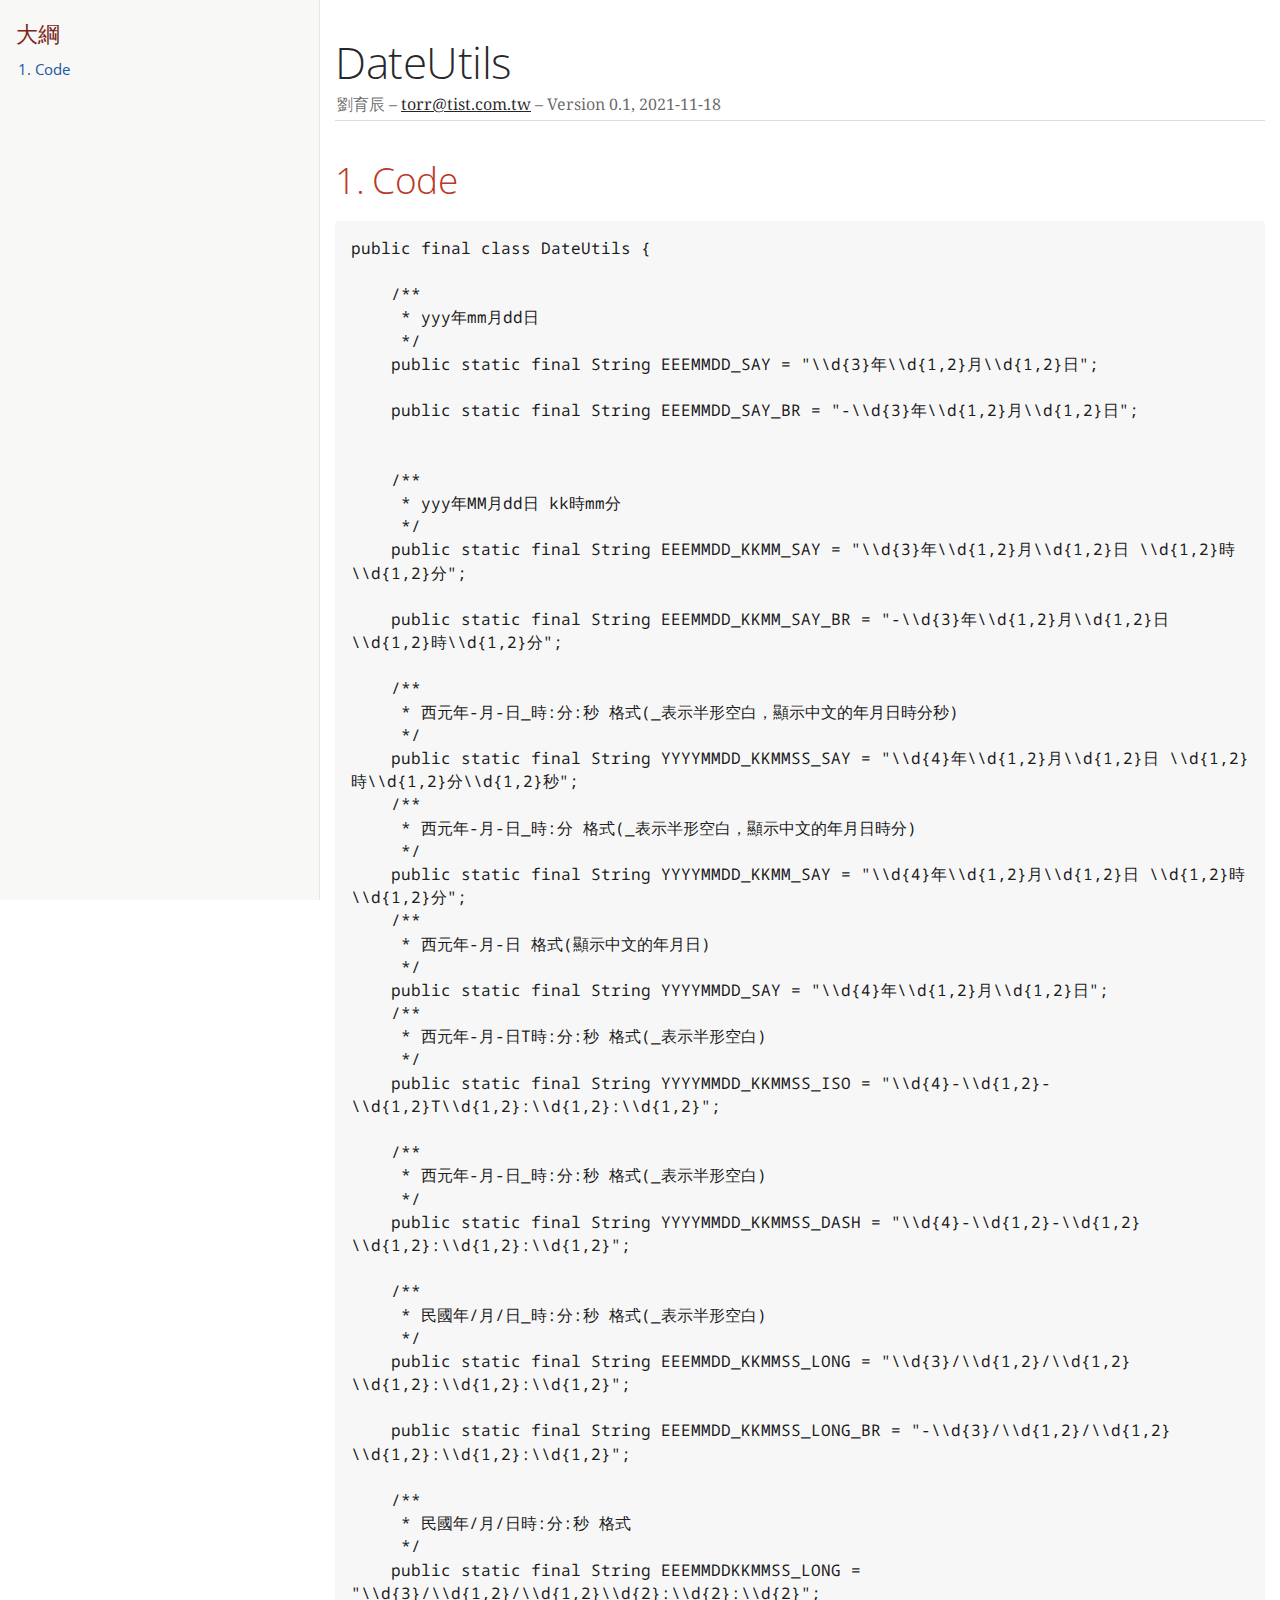
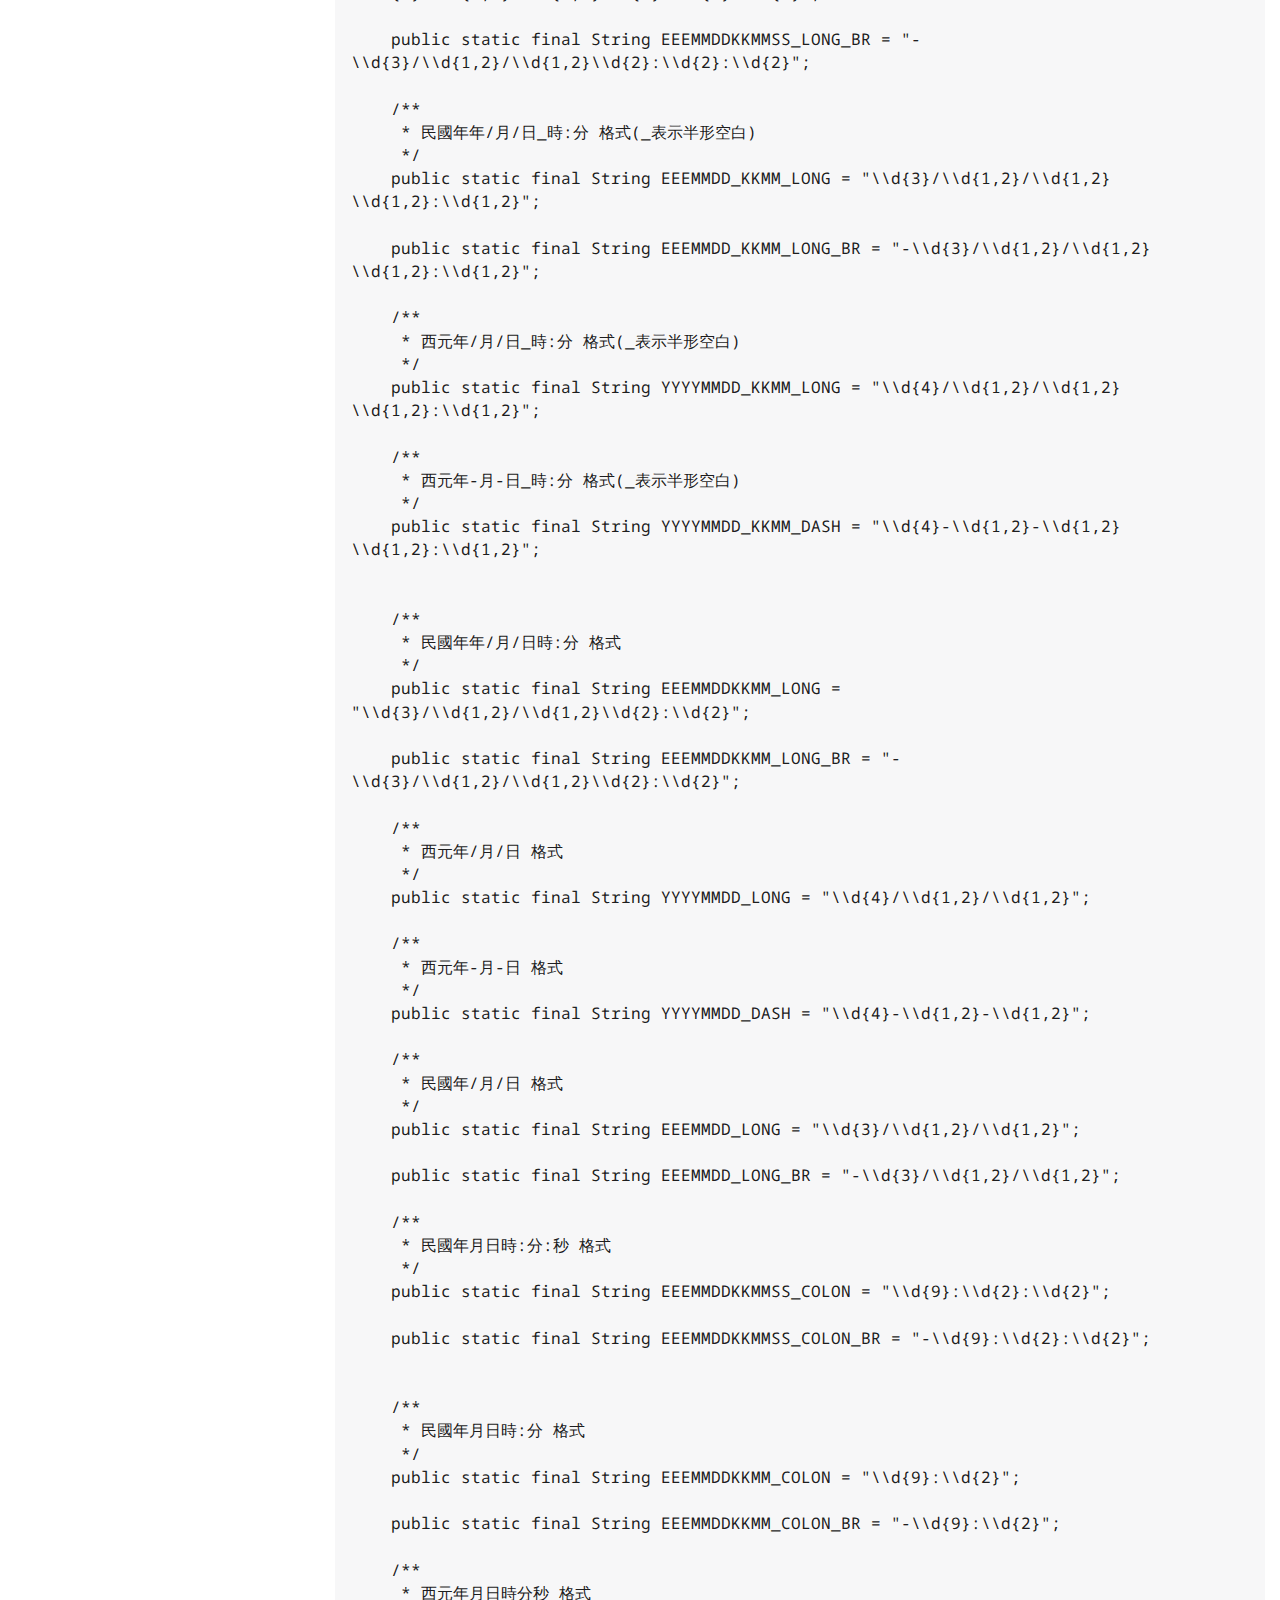
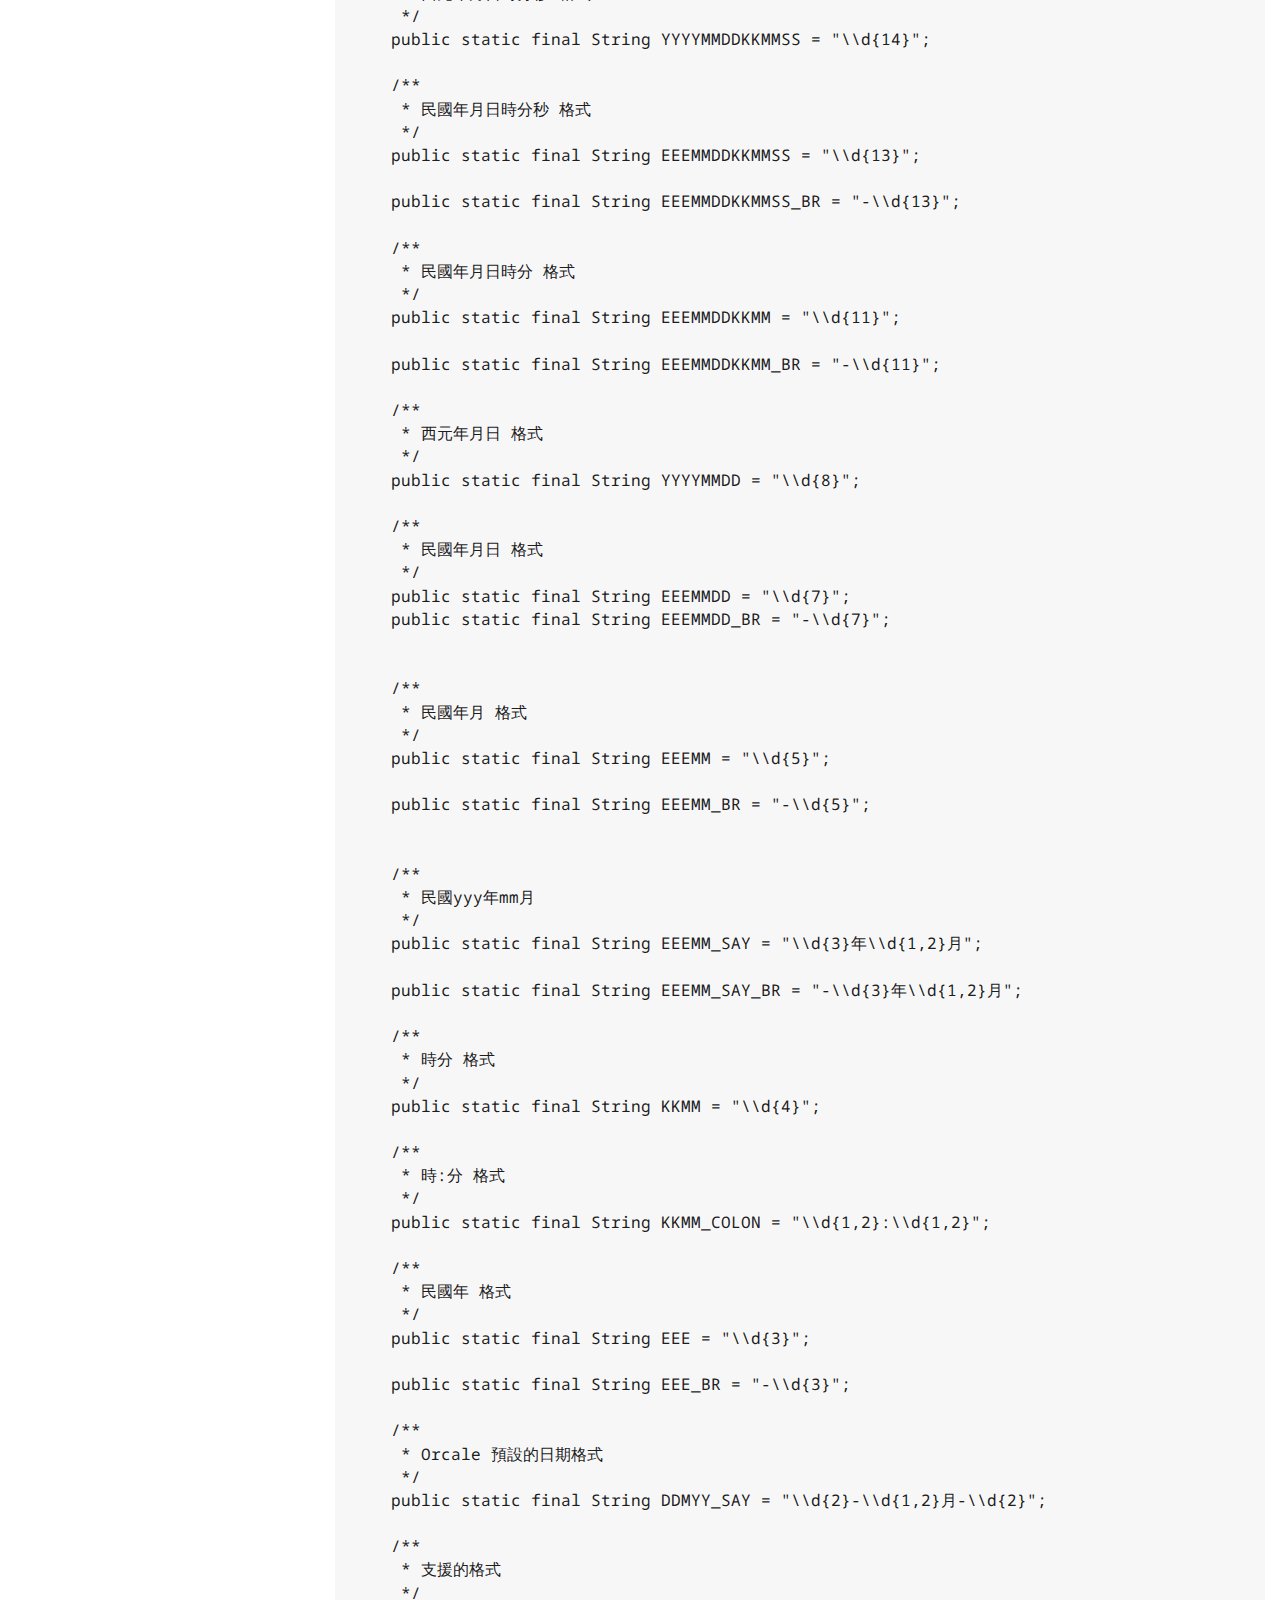
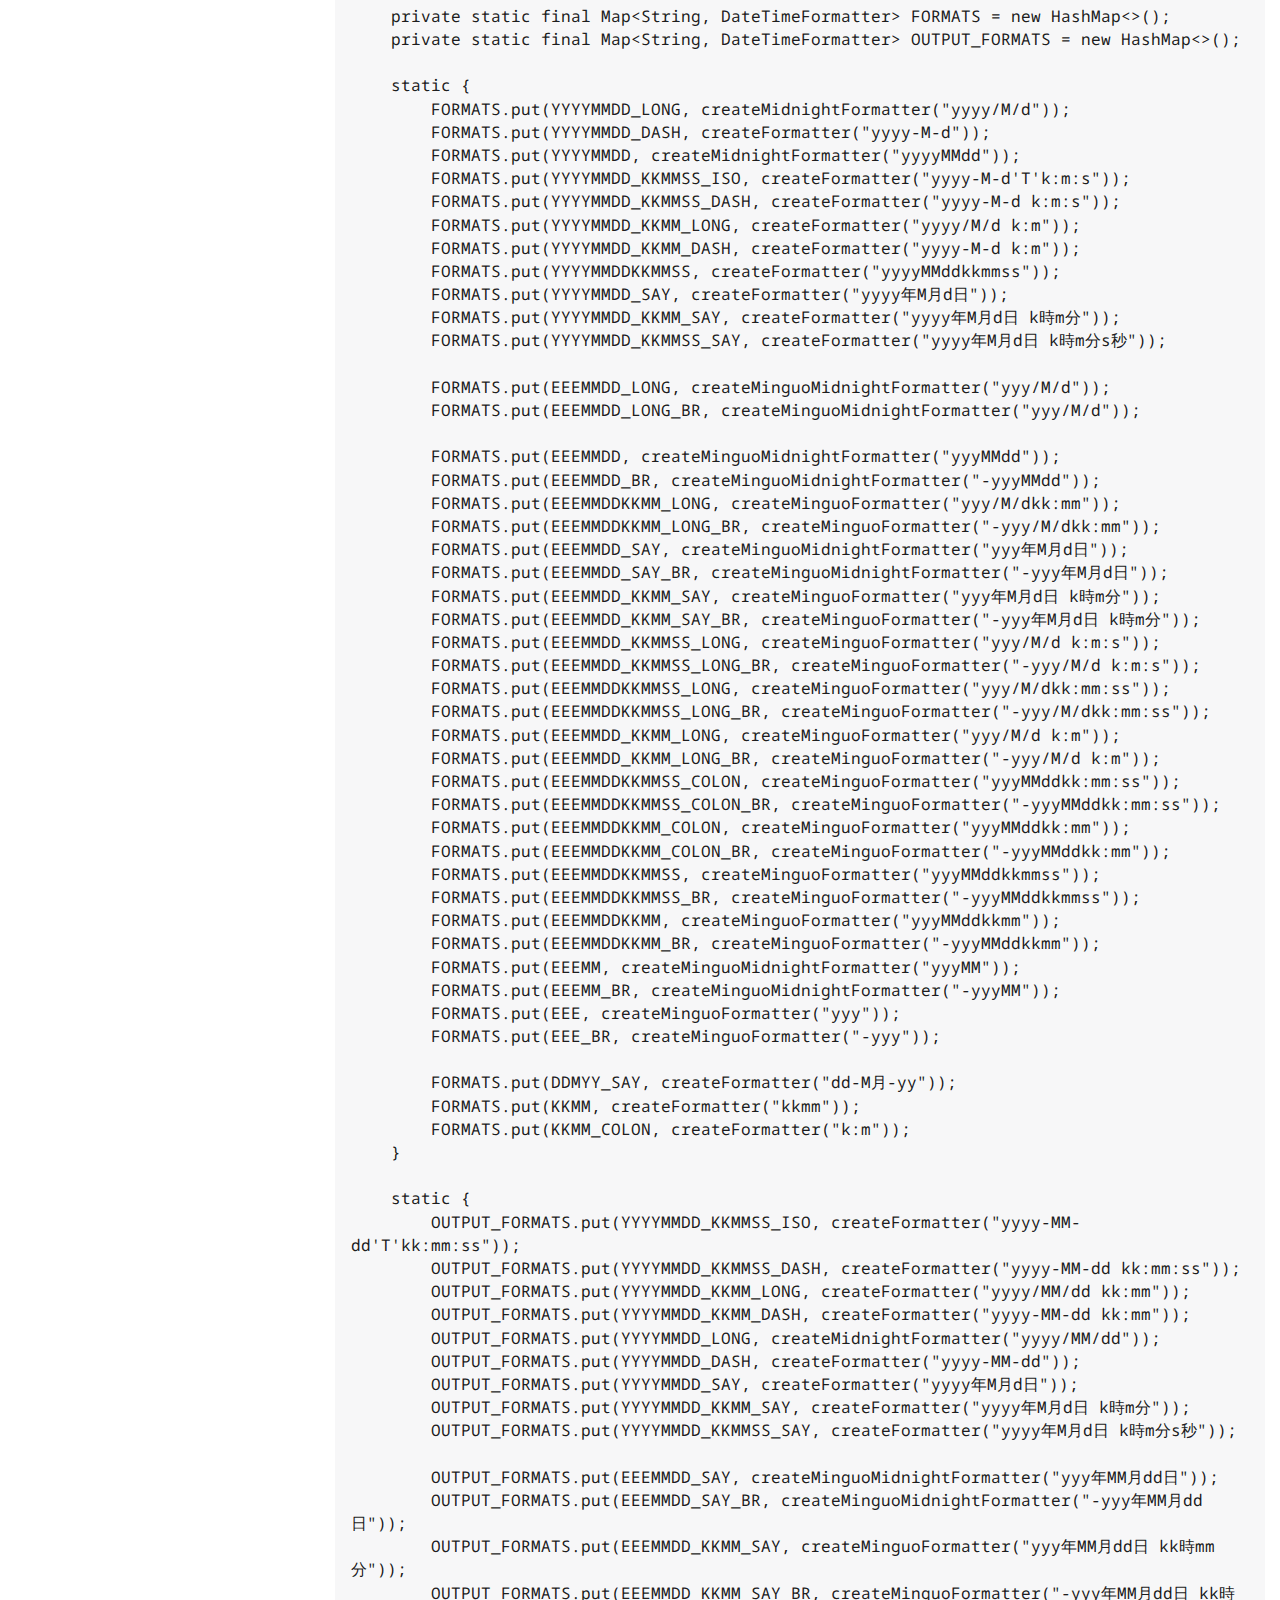
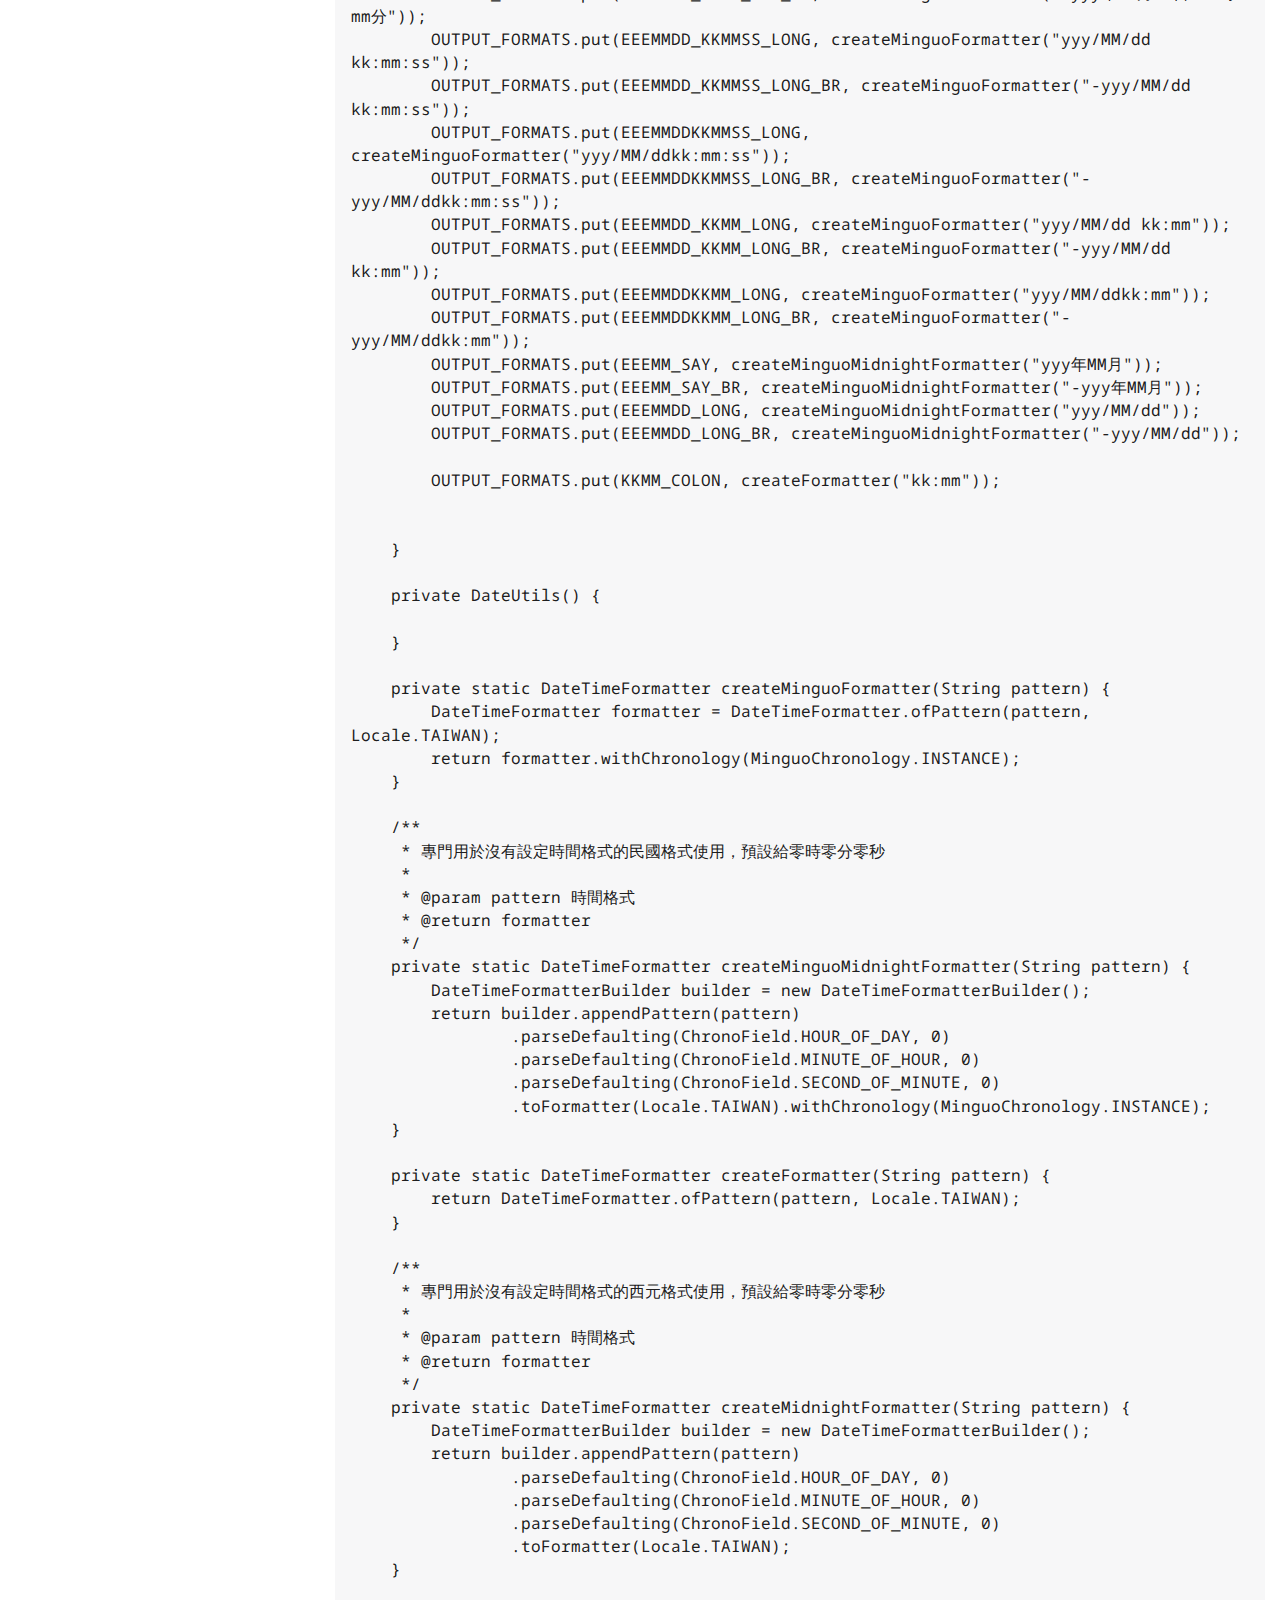
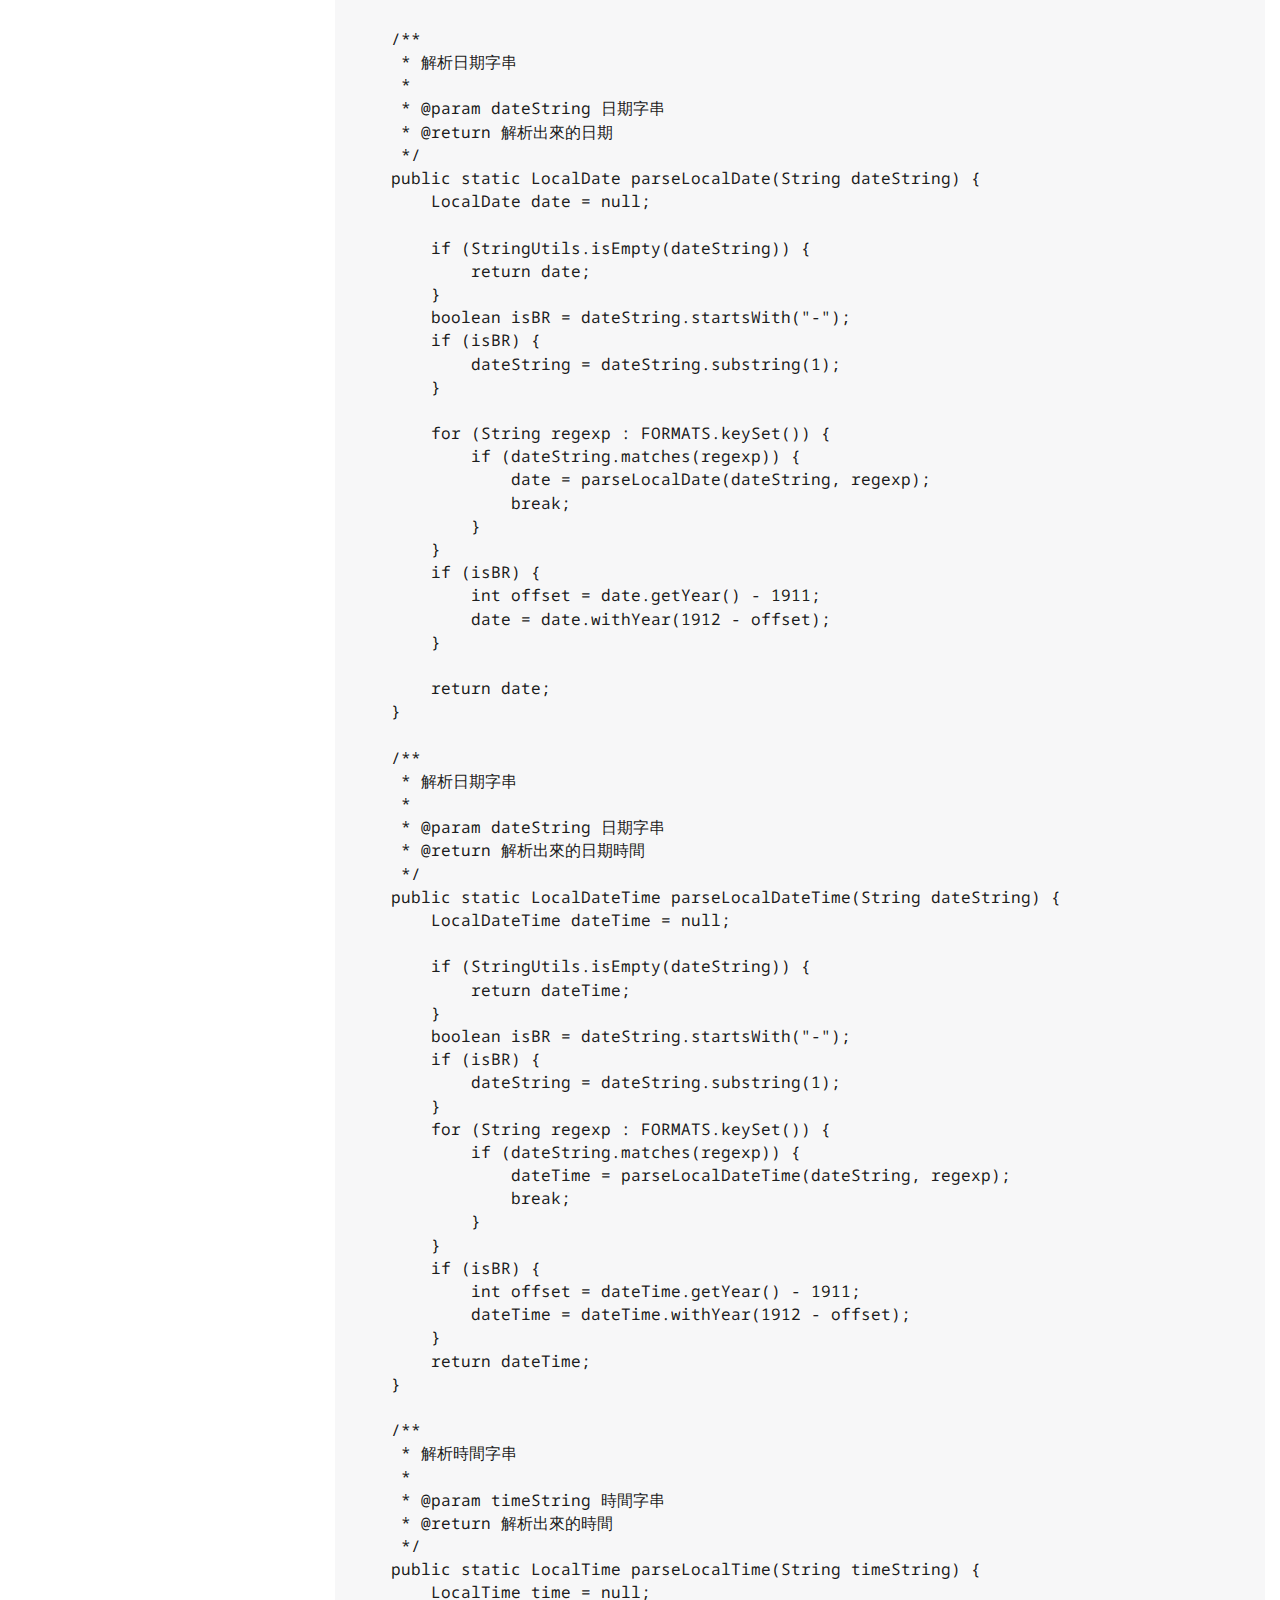
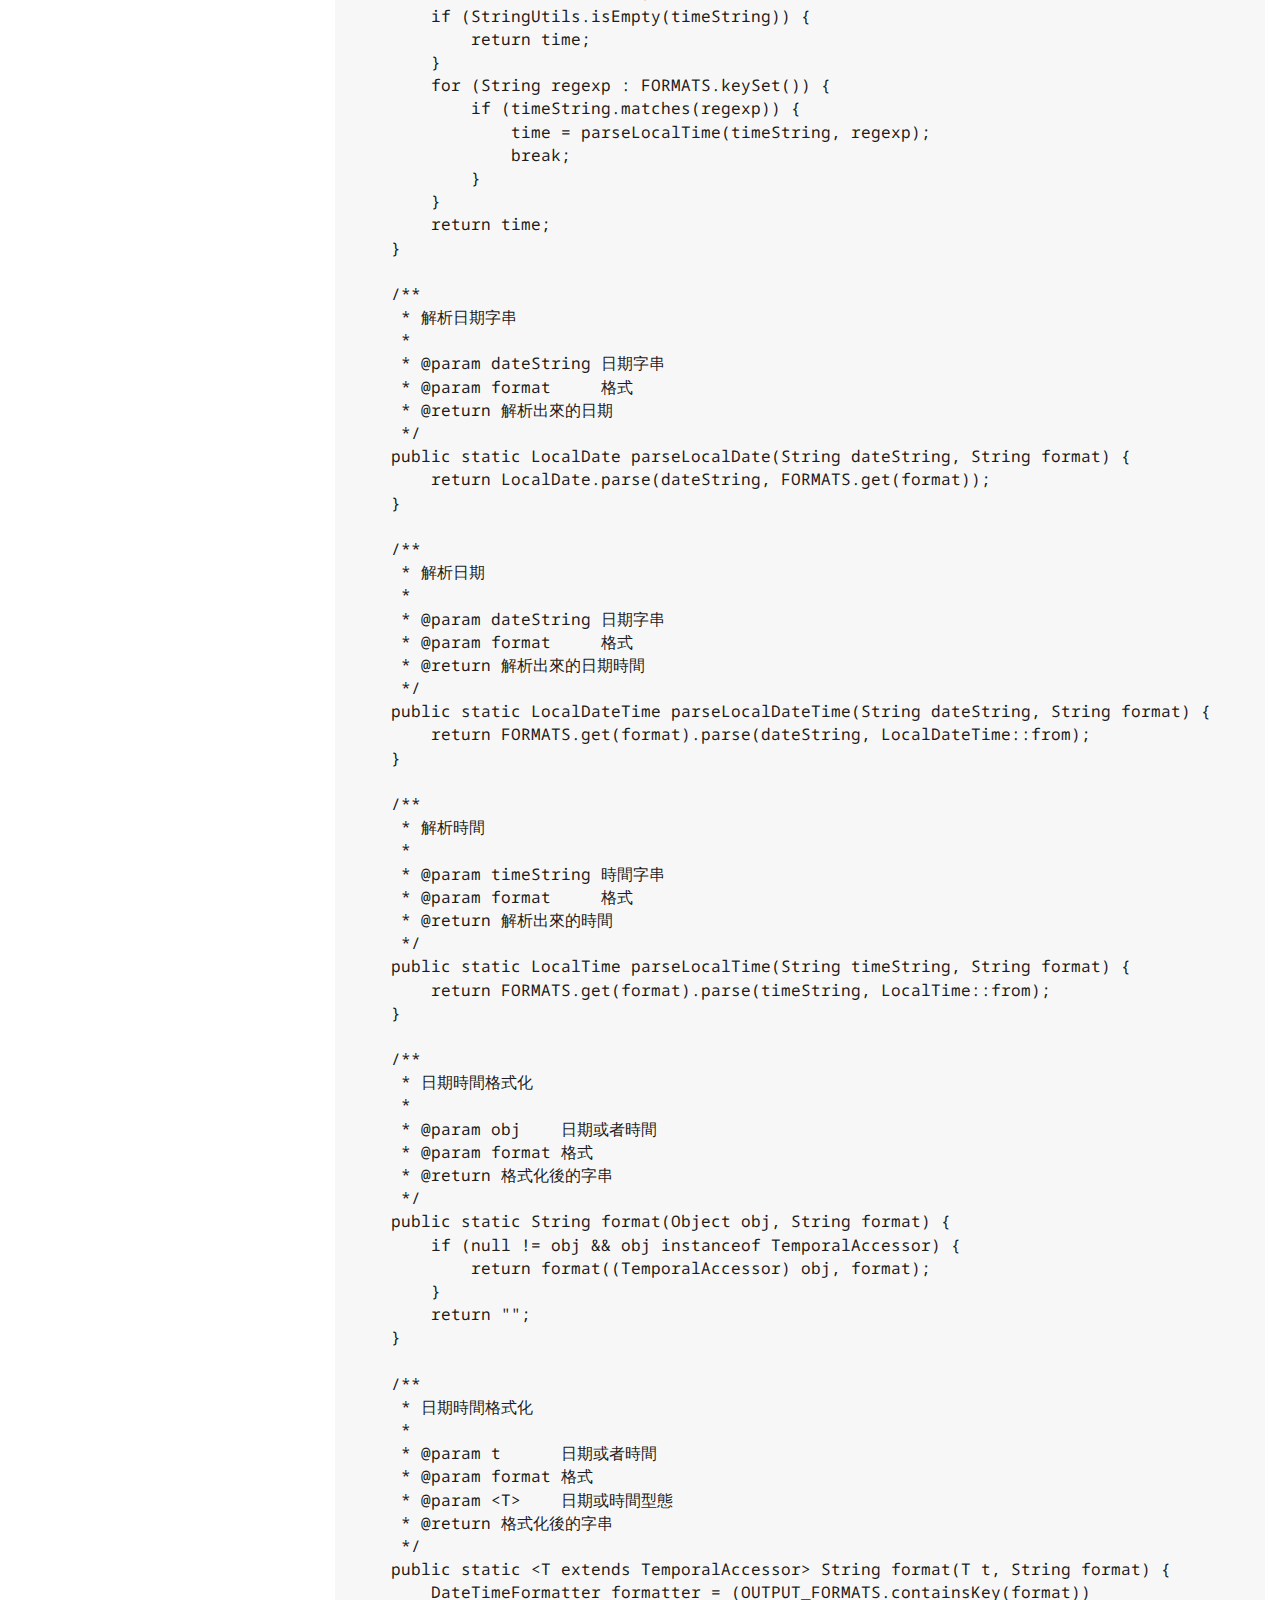
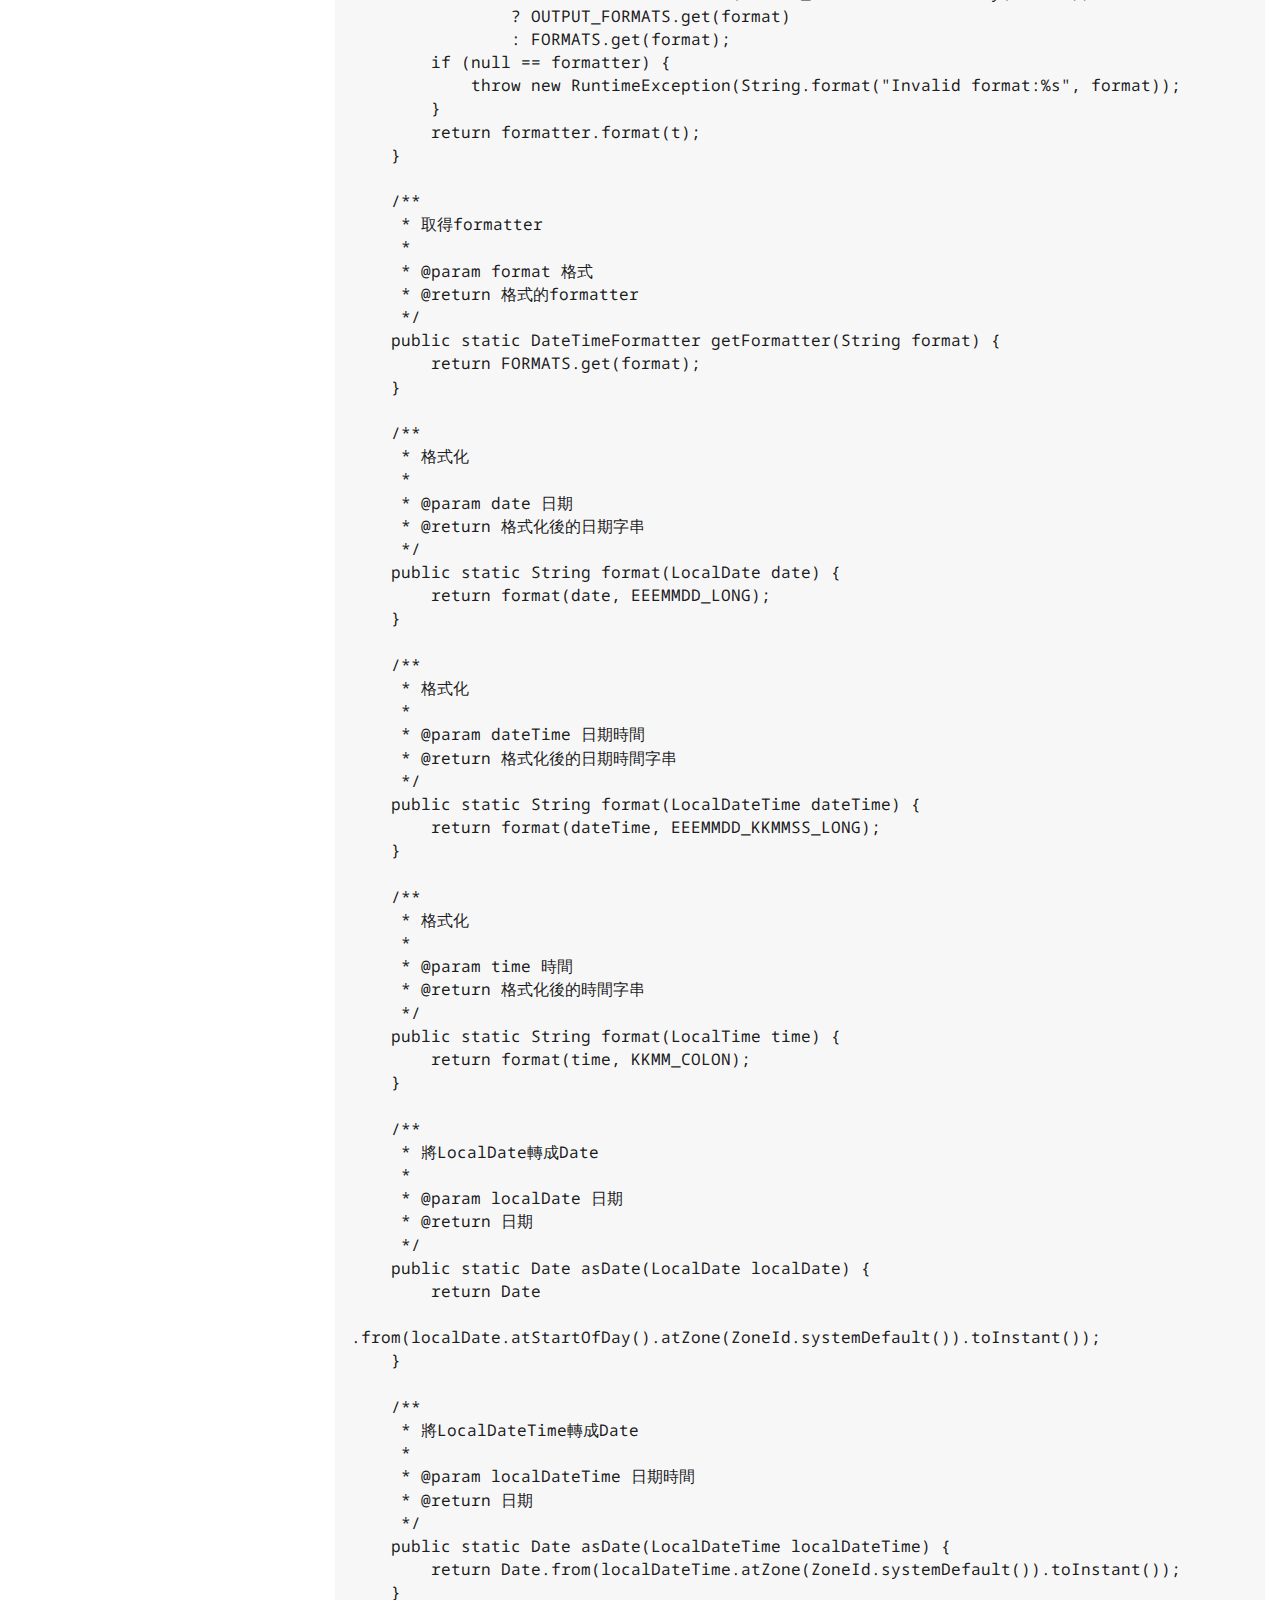
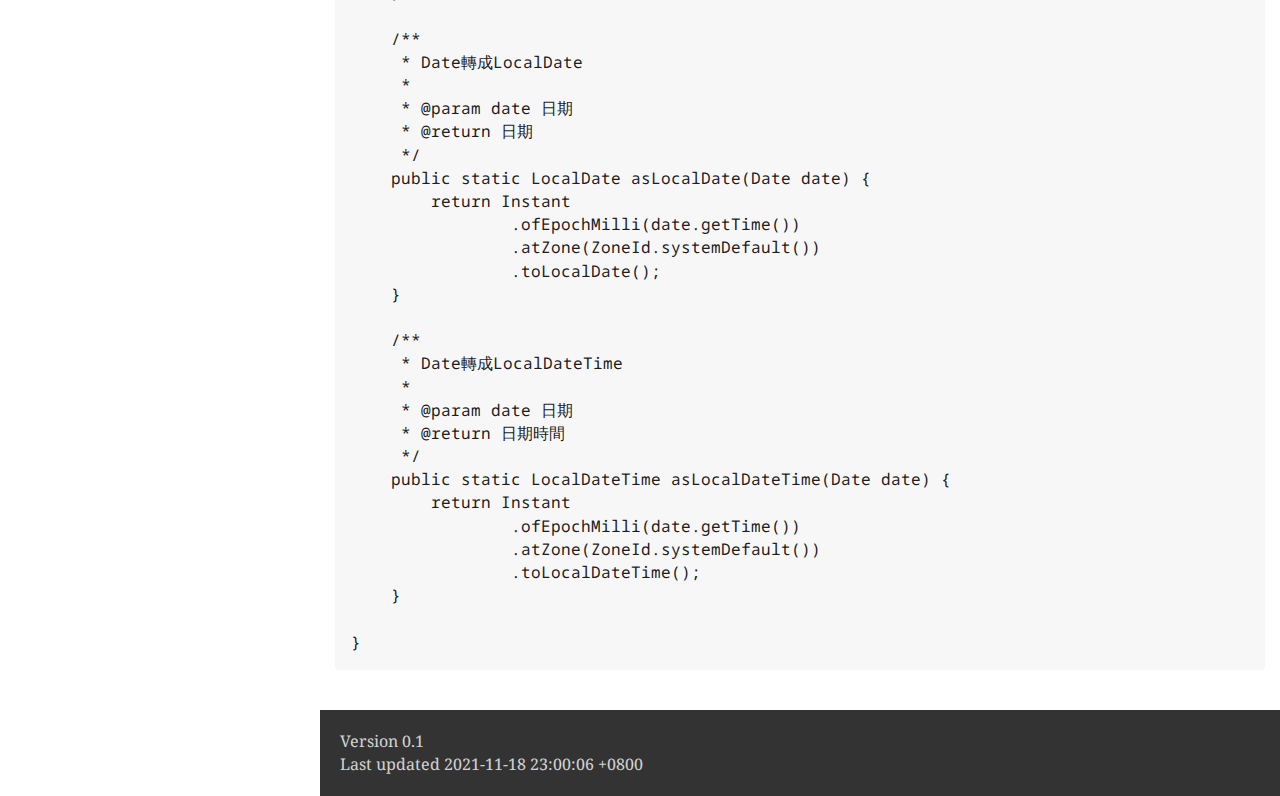
<file: adoc/date-utils.html>
<!DOCTYPE html>
<html lang="en">
<head>
<meta charset="UTF-8">
<meta http-equiv="X-UA-Compatible" content="IE=edge">
<meta name="viewport" content="width=device-width, initial-scale=1.0">
<meta name="generator" content="Asciidoctor 2.0.16">
<meta name="author" content="劉育辰">
<title>DateUtils</title>
<link rel="stylesheet" href="https://fonts.googleapis.com/css?family=Open+Sans:300,300italic,400,400italic,600,600italic%7CNoto+Serif:400,400italic,700,700italic%7CDroid+Sans+Mono:400,700">
<style>
/*! Asciidoctor default stylesheet | MIT License | https://asciidoctor.org */
/* Uncomment the following line when using as a custom stylesheet */
/* @import "https://fonts.googleapis.com/css?family=Open+Sans:300,300italic,400,400italic,600,600italic%7CNoto+Serif:400,400italic,700,700italic%7CDroid+Sans+Mono:400,700"; */
html{font-family:sans-serif;-webkit-text-size-adjust:100%}
a{background:none}
a:focus{outline:thin dotted}
a:active,a:hover{outline:0}
h1{font-size:2em;margin:.67em 0}
b,strong{font-weight:bold}
abbr{font-size:.9em}
abbr[title]{cursor:help;border-bottom:1px dotted #dddddf;text-decoration:none}
dfn{font-style:italic}
hr{height:0}
mark{background:#ff0;color:#000}
code,kbd,pre,samp{font-family:monospace;font-size:1em}
pre{white-space:pre-wrap}
q{quotes:"\201C" "\201D" "\2018" "\2019"}
small{font-size:80%}
sub,sup{font-size:75%;line-height:0;position:relative;vertical-align:baseline}
sup{top:-.5em}
sub{bottom:-.25em}
img{border:0}
svg:not(:root){overflow:hidden}
figure{margin:0}
audio,video{display:inline-block}
audio:not([controls]){display:none;height:0}
fieldset{border:1px solid silver;margin:0 2px;padding:.35em .625em .75em}
legend{border:0;padding:0}
button,input,select,textarea{font-family:inherit;font-size:100%;margin:0}
button,input{line-height:normal}
button,select{text-transform:none}
button,html input[type=button],input[type=reset],input[type=submit]{-webkit-appearance:button;cursor:pointer}
button[disabled],html input[disabled]{cursor:default}
input[type=checkbox],input[type=radio]{padding:0}
button::-moz-focus-inner,input::-moz-focus-inner{border:0;padding:0}
textarea{overflow:auto;vertical-align:top}
table{border-collapse:collapse;border-spacing:0}
*,::before,::after{box-sizing:border-box}
html,body{font-size:100%}
body{background:#fff;color:rgba(0,0,0,.8);padding:0;margin:0;font-family:"Noto Serif","DejaVu Serif",serif;line-height:1;position:relative;cursor:auto;-moz-tab-size:4;-o-tab-size:4;tab-size:4;word-wrap:anywhere;-moz-osx-font-smoothing:grayscale;-webkit-font-smoothing:antialiased}
a:hover{cursor:pointer}
img,object,embed{max-width:100%;height:auto}
object,embed{height:100%}
img{-ms-interpolation-mode:bicubic}
.left{float:left!important}
.right{float:right!important}
.text-left{text-align:left!important}
.text-right{text-align:right!important}
.text-center{text-align:center!important}
.text-justify{text-align:justify!important}
.hide{display:none}
img,object,svg{display:inline-block;vertical-align:middle}
textarea{height:auto;min-height:50px}
select{width:100%}
.subheader,.admonitionblock td.content>.title,.audioblock>.title,.exampleblock>.title,.imageblock>.title,.listingblock>.title,.literalblock>.title,.stemblock>.title,.openblock>.title,.paragraph>.title,.quoteblock>.title,table.tableblock>.title,.verseblock>.title,.videoblock>.title,.dlist>.title,.olist>.title,.ulist>.title,.qlist>.title,.hdlist>.title{line-height:1.45;color:#7a2518;font-weight:400;margin-top:0;margin-bottom:.25em}
div,dl,dt,dd,ul,ol,li,h1,h2,h3,#toctitle,.sidebarblock>.content>.title,h4,h5,h6,pre,form,p,blockquote,th,td{margin:0;padding:0}
a{color:#2156a5;text-decoration:underline;line-height:inherit}
a:hover,a:focus{color:#1d4b8f}
a img{border:0}
p{line-height:1.6;margin-bottom:1.25em;text-rendering:optimizeLegibility}
p aside{font-size:.875em;line-height:1.35;font-style:italic}
h1,h2,h3,#toctitle,.sidebarblock>.content>.title,h4,h5,h6{font-family:"Open Sans","DejaVu Sans",sans-serif;font-weight:300;font-style:normal;color:#ba3925;text-rendering:optimizeLegibility;margin-top:1em;margin-bottom:.5em;line-height:1.0125em}
h1 small,h2 small,h3 small,#toctitle small,.sidebarblock>.content>.title small,h4 small,h5 small,h6 small{font-size:60%;color:#e99b8f;line-height:0}
h1{font-size:2.125em}
h2{font-size:1.6875em}
h3,#toctitle,.sidebarblock>.content>.title{font-size:1.375em}
h4,h5{font-size:1.125em}
h6{font-size:1em}
hr{border:solid #dddddf;border-width:1px 0 0;clear:both;margin:1.25em 0 1.1875em}
em,i{font-style:italic;line-height:inherit}
strong,b{font-weight:bold;line-height:inherit}
small{font-size:60%;line-height:inherit}
code{font-family:"Droid Sans Mono","DejaVu Sans Mono",monospace;font-weight:400;color:rgba(0,0,0,.9)}
ul,ol,dl{line-height:1.6;margin-bottom:1.25em;list-style-position:outside;font-family:inherit}
ul,ol{margin-left:1.5em}
ul li ul,ul li ol{margin-left:1.25em;margin-bottom:0}
ul.square li ul,ul.circle li ul,ul.disc li ul{list-style:inherit}
ul.square{list-style-type:square}
ul.circle{list-style-type:circle}
ul.disc{list-style-type:disc}
ol li ul,ol li ol{margin-left:1.25em;margin-bottom:0}
dl dt{margin-bottom:.3125em;font-weight:bold}
dl dd{margin-bottom:1.25em}
blockquote{margin:0 0 1.25em;padding:.5625em 1.25em 0 1.1875em;border-left:1px solid #ddd}
blockquote,blockquote p{line-height:1.6;color:rgba(0,0,0,.85)}
@media screen and (min-width:768px){h1,h2,h3,#toctitle,.sidebarblock>.content>.title,h4,h5,h6{line-height:1.2}
h1{font-size:2.75em}
h2{font-size:2.3125em}
h3,#toctitle,.sidebarblock>.content>.title{font-size:1.6875em}
h4{font-size:1.4375em}}
table{background:#fff;margin-bottom:1.25em;border:1px solid #dedede;word-wrap:normal}
table thead,table tfoot{background:#f7f8f7}
table thead tr th,table thead tr td,table tfoot tr th,table tfoot tr td{padding:.5em .625em .625em;font-size:inherit;color:rgba(0,0,0,.8);text-align:left}
table tr th,table tr td{padding:.5625em .625em;font-size:inherit;color:rgba(0,0,0,.8)}
table tr.even,table tr.alt{background:#f8f8f7}
table thead tr th,table tfoot tr th,table tbody tr td,table tr td,table tfoot tr td{line-height:1.6}
h1,h2,h3,#toctitle,.sidebarblock>.content>.title,h4,h5,h6{line-height:1.2;word-spacing:-.05em}
h1 strong,h2 strong,h3 strong,#toctitle strong,.sidebarblock>.content>.title strong,h4 strong,h5 strong,h6 strong{font-weight:400}
.center{margin-left:auto;margin-right:auto}
.stretch{width:100%}
.clearfix::before,.clearfix::after,.float-group::before,.float-group::after{content:" ";display:table}
.clearfix::after,.float-group::after{clear:both}
:not(pre).nobreak{word-wrap:normal}
:not(pre).nowrap{white-space:nowrap}
:not(pre).pre-wrap{white-space:pre-wrap}
:not(pre):not([class^=L])>code{font-size:.9375em;font-style:normal!important;letter-spacing:0;padding:.1em .5ex;word-spacing:-.15em;background:#f7f7f8;border-radius:4px;line-height:1.45;text-rendering:optimizeSpeed}
pre{color:rgba(0,0,0,.9);font-family:"Droid Sans Mono","DejaVu Sans Mono",monospace;line-height:1.45;text-rendering:optimizeSpeed}
pre code,pre pre{color:inherit;font-size:inherit;line-height:inherit}
pre>code{display:block}
pre.nowrap,pre.nowrap pre{white-space:pre;word-wrap:normal}
em em{font-style:normal}
strong strong{font-weight:400}
.keyseq{color:rgba(51,51,51,.8)}
kbd{font-family:"Droid Sans Mono","DejaVu Sans Mono",monospace;display:inline-block;color:rgba(0,0,0,.8);font-size:.65em;line-height:1.45;background:#f7f7f7;border:1px solid #ccc;border-radius:3px;box-shadow:0 1px 0 rgba(0,0,0,.2),inset 0 0 0 .1em #fff;margin:0 .15em;padding:.2em .5em;vertical-align:middle;position:relative;top:-.1em;white-space:nowrap}
.keyseq kbd:first-child{margin-left:0}
.keyseq kbd:last-child{margin-right:0}
.menuseq,.menuref{color:#000}
.menuseq b:not(.caret),.menuref{font-weight:inherit}
.menuseq{word-spacing:-.02em}
.menuseq b.caret{font-size:1.25em;line-height:.8}
.menuseq i.caret{font-weight:bold;text-align:center;width:.45em}
b.button::before,b.button::after{position:relative;top:-1px;font-weight:400}
b.button::before{content:"[";padding:0 3px 0 2px}
b.button::after{content:"]";padding:0 2px 0 3px}
p a>code:hover{color:rgba(0,0,0,.9)}
#header,#content,#footnotes,#footer{width:100%;margin:0 auto;max-width:62.5em;*zoom:1;position:relative;padding-left:.9375em;padding-right:.9375em}
#header::before,#header::after,#content::before,#content::after,#footnotes::before,#footnotes::after,#footer::before,#footer::after{content:" ";display:table}
#header::after,#content::after,#footnotes::after,#footer::after{clear:both}
#content{margin-top:1.25em}
#content::before{content:none}
#header>h1:first-child{color:rgba(0,0,0,.85);margin-top:2.25rem;margin-bottom:0}
#header>h1:first-child+#toc{margin-top:8px;border-top:1px solid #dddddf}
#header>h1:only-child,body.toc2 #header>h1:nth-last-child(2){border-bottom:1px solid #dddddf;padding-bottom:8px}
#header .details{border-bottom:1px solid #dddddf;line-height:1.45;padding-top:.25em;padding-bottom:.25em;padding-left:.25em;color:rgba(0,0,0,.6);display:flex;flex-flow:row wrap}
#header .details span:first-child{margin-left:-.125em}
#header .details span.email a{color:rgba(0,0,0,.85)}
#header .details br{display:none}
#header .details br+span::before{content:"\00a0\2013\00a0"}
#header .details br+span.author::before{content:"\00a0\22c5\00a0";color:rgba(0,0,0,.85)}
#header .details br+span#revremark::before{content:"\00a0|\00a0"}
#header #revnumber{text-transform:capitalize}
#header #revnumber::after{content:"\00a0"}
#content>h1:first-child:not([class]){color:rgba(0,0,0,.85);border-bottom:1px solid #dddddf;padding-bottom:8px;margin-top:0;padding-top:1rem;margin-bottom:1.25rem}
#toc{border-bottom:1px solid #e7e7e9;padding-bottom:.5em}
#toc>ul{margin-left:.125em}
#toc ul.sectlevel0>li>a{font-style:italic}
#toc ul.sectlevel0 ul.sectlevel1{margin:.5em 0}
#toc ul{font-family:"Open Sans","DejaVu Sans",sans-serif;list-style-type:none}
#toc li{line-height:1.3334;margin-top:.3334em}
#toc a{text-decoration:none}
#toc a:active{text-decoration:underline}
#toctitle{color:#7a2518;font-size:1.2em}
@media screen and (min-width:768px){#toctitle{font-size:1.375em}
body.toc2{padding-left:15em;padding-right:0}
#toc.toc2{margin-top:0!important;background:#f8f8f7;position:fixed;width:15em;left:0;top:0;border-right:1px solid #e7e7e9;border-top-width:0!important;border-bottom-width:0!important;z-index:1000;padding:1.25em 1em;height:100%;overflow:auto}
#toc.toc2 #toctitle{margin-top:0;margin-bottom:.8rem;font-size:1.2em}
#toc.toc2>ul{font-size:.9em;margin-bottom:0}
#toc.toc2 ul ul{margin-left:0;padding-left:1em}
#toc.toc2 ul.sectlevel0 ul.sectlevel1{padding-left:0;margin-top:.5em;margin-bottom:.5em}
body.toc2.toc-right{padding-left:0;padding-right:15em}
body.toc2.toc-right #toc.toc2{border-right-width:0;border-left:1px solid #e7e7e9;left:auto;right:0}}
@media screen and (min-width:1280px){body.toc2{padding-left:20em;padding-right:0}
#toc.toc2{width:20em}
#toc.toc2 #toctitle{font-size:1.375em}
#toc.toc2>ul{font-size:.95em}
#toc.toc2 ul ul{padding-left:1.25em}
body.toc2.toc-right{padding-left:0;padding-right:20em}}
#content #toc{border:1px solid #e0e0dc;margin-bottom:1.25em;padding:1.25em;background:#f8f8f7;border-radius:4px}
#content #toc>:first-child{margin-top:0}
#content #toc>:last-child{margin-bottom:0}
#footer{max-width:none;background:rgba(0,0,0,.8);padding:1.25em}
#footer-text{color:hsla(0,0%,100%,.8);line-height:1.44}
#content{margin-bottom:.625em}
.sect1{padding-bottom:.625em}
@media screen and (min-width:768px){#content{margin-bottom:1.25em}
.sect1{padding-bottom:1.25em}}
.sect1:last-child{padding-bottom:0}
.sect1+.sect1{border-top:1px solid #e7e7e9}
#content h1>a.anchor,h2>a.anchor,h3>a.anchor,#toctitle>a.anchor,.sidebarblock>.content>.title>a.anchor,h4>a.anchor,h5>a.anchor,h6>a.anchor{position:absolute;z-index:1001;width:1.5ex;margin-left:-1.5ex;display:block;text-decoration:none!important;visibility:hidden;text-align:center;font-weight:400}
#content h1>a.anchor::before,h2>a.anchor::before,h3>a.anchor::before,#toctitle>a.anchor::before,.sidebarblock>.content>.title>a.anchor::before,h4>a.anchor::before,h5>a.anchor::before,h6>a.anchor::before{content:"\00A7";font-size:.85em;display:block;padding-top:.1em}
#content h1:hover>a.anchor,#content h1>a.anchor:hover,h2:hover>a.anchor,h2>a.anchor:hover,h3:hover>a.anchor,#toctitle:hover>a.anchor,.sidebarblock>.content>.title:hover>a.anchor,h3>a.anchor:hover,#toctitle>a.anchor:hover,.sidebarblock>.content>.title>a.anchor:hover,h4:hover>a.anchor,h4>a.anchor:hover,h5:hover>a.anchor,h5>a.anchor:hover,h6:hover>a.anchor,h6>a.anchor:hover{visibility:visible}
#content h1>a.link,h2>a.link,h3>a.link,#toctitle>a.link,.sidebarblock>.content>.title>a.link,h4>a.link,h5>a.link,h6>a.link{color:#ba3925;text-decoration:none}
#content h1>a.link:hover,h2>a.link:hover,h3>a.link:hover,#toctitle>a.link:hover,.sidebarblock>.content>.title>a.link:hover,h4>a.link:hover,h5>a.link:hover,h6>a.link:hover{color:#a53221}
details,.audioblock,.imageblock,.literalblock,.listingblock,.stemblock,.videoblock{margin-bottom:1.25em}
details{margin-left:1.25rem}
details>summary{cursor:pointer;display:block;position:relative;line-height:1.6;margin-bottom:.625rem;-webkit-tap-highlight-color:transparent}
details>summary::before{content:"";border:solid transparent;border-left:solid;border-width:.3em 0 .3em .5em;position:absolute;top:.5em;left:-1.25rem;transform:translateX(15%)}
details[open]>summary::before{border:solid transparent;border-top:solid;border-width:.5em .3em 0;transform:translateY(15%)}
details>summary::after{content:"";width:1.25rem;height:1em;position:absolute;top:.3em;left:-1.25rem}
.admonitionblock td.content>.title,.audioblock>.title,.exampleblock>.title,.imageblock>.title,.listingblock>.title,.literalblock>.title,.stemblock>.title,.openblock>.title,.paragraph>.title,.quoteblock>.title,table.tableblock>.title,.verseblock>.title,.videoblock>.title,.dlist>.title,.olist>.title,.ulist>.title,.qlist>.title,.hdlist>.title{text-rendering:optimizeLegibility;text-align:left;font-family:"Noto Serif","DejaVu Serif",serif;font-size:1rem;font-style:italic}
table.tableblock.fit-content>caption.title{white-space:nowrap;width:0}
.paragraph.lead>p,#preamble>.sectionbody>[class=paragraph]:first-of-type p{font-size:1.21875em;line-height:1.6;color:rgba(0,0,0,.85)}
.admonitionblock>table{border-collapse:separate;border:0;background:none;width:100%}
.admonitionblock>table td.icon{text-align:center;width:80px}
.admonitionblock>table td.icon img{max-width:none}
.admonitionblock>table td.icon .title{font-weight:bold;font-family:"Open Sans","DejaVu Sans",sans-serif;text-transform:uppercase}
.admonitionblock>table td.content{padding-left:1.125em;padding-right:1.25em;border-left:1px solid #dddddf;color:rgba(0,0,0,.6);word-wrap:anywhere}
.admonitionblock>table td.content>:last-child>:last-child{margin-bottom:0}
.exampleblock>.content{border:1px solid #e6e6e6;margin-bottom:1.25em;padding:1.25em;background:#fff;border-radius:4px}
.exampleblock>.content>:first-child{margin-top:0}
.exampleblock>.content>:last-child{margin-bottom:0}
.sidebarblock{border:1px solid #dbdbd6;margin-bottom:1.25em;padding:1.25em;background:#f3f3f2;border-radius:4px}
.sidebarblock>:first-child{margin-top:0}
.sidebarblock>:last-child{margin-bottom:0}
.sidebarblock>.content>.title{color:#7a2518;margin-top:0;text-align:center}
.exampleblock>.content>:last-child>:last-child,.exampleblock>.content .olist>ol>li:last-child>:last-child,.exampleblock>.content .ulist>ul>li:last-child>:last-child,.exampleblock>.content .qlist>ol>li:last-child>:last-child,.sidebarblock>.content>:last-child>:last-child,.sidebarblock>.content .olist>ol>li:last-child>:last-child,.sidebarblock>.content .ulist>ul>li:last-child>:last-child,.sidebarblock>.content .qlist>ol>li:last-child>:last-child{margin-bottom:0}
.literalblock pre,.listingblock>.content>pre{border-radius:4px;overflow-x:auto;padding:1em;font-size:.8125em}
@media screen and (min-width:768px){.literalblock pre,.listingblock>.content>pre{font-size:.90625em}}
@media screen and (min-width:1280px){.literalblock pre,.listingblock>.content>pre{font-size:1em}}
.literalblock pre,.listingblock>.content>pre:not(.highlight),.listingblock>.content>pre[class=highlight],.listingblock>.content>pre[class^="highlight "]{background:#f7f7f8}
.literalblock.output pre{color:#f7f7f8;background:rgba(0,0,0,.9)}
.listingblock>.content{position:relative}
.listingblock code[data-lang]::before{display:none;content:attr(data-lang);position:absolute;font-size:.75em;top:.425rem;right:.5rem;line-height:1;text-transform:uppercase;color:inherit;opacity:.5}
.listingblock:hover code[data-lang]::before{display:block}
.listingblock.terminal pre .command::before{content:attr(data-prompt);padding-right:.5em;color:inherit;opacity:.5}
.listingblock.terminal pre .command:not([data-prompt])::before{content:"$"}
.listingblock pre.highlightjs{padding:0}
.listingblock pre.highlightjs>code{padding:1em;border-radius:4px}
.listingblock pre.prettyprint{border-width:0}
.prettyprint{background:#f7f7f8}
pre.prettyprint .linenums{line-height:1.45;margin-left:2em}
pre.prettyprint li{background:none;list-style-type:inherit;padding-left:0}
pre.prettyprint li code[data-lang]::before{opacity:1}
pre.prettyprint li:not(:first-child) code[data-lang]::before{display:none}
table.linenotable{border-collapse:separate;border:0;margin-bottom:0;background:none}
table.linenotable td[class]{color:inherit;vertical-align:top;padding:0;line-height:inherit;white-space:normal}
table.linenotable td.code{padding-left:.75em}
table.linenotable td.linenos{border-right:1px solid;opacity:.35;padding-right:.5em}
pre.pygments .lineno{border-right:1px solid;opacity:.35;display:inline-block;margin-right:.75em}
pre.pygments .lineno::before{content:"";margin-right:-.125em}
.quoteblock{margin:0 1em 1.25em 1.5em;display:table}
.quoteblock:not(.excerpt)>.title{margin-left:-1.5em;margin-bottom:.75em}
.quoteblock blockquote,.quoteblock p{color:rgba(0,0,0,.85);font-size:1.15rem;line-height:1.75;word-spacing:.1em;letter-spacing:0;font-style:italic;text-align:justify}
.quoteblock blockquote{margin:0;padding:0;border:0}
.quoteblock blockquote::before{content:"\201c";float:left;font-size:2.75em;font-weight:bold;line-height:.6em;margin-left:-.6em;color:#7a2518;text-shadow:0 1px 2px rgba(0,0,0,.1)}
.quoteblock blockquote>.paragraph:last-child p{margin-bottom:0}
.quoteblock .attribution{margin-top:.75em;margin-right:.5ex;text-align:right}
.verseblock{margin:0 1em 1.25em}
.verseblock pre{font-family:"Open Sans","DejaVu Sans",sans-serif;font-size:1.15rem;color:rgba(0,0,0,.85);font-weight:300;text-rendering:optimizeLegibility}
.verseblock pre strong{font-weight:400}
.verseblock .attribution{margin-top:1.25rem;margin-left:.5ex}
.quoteblock .attribution,.verseblock .attribution{font-size:.9375em;line-height:1.45;font-style:italic}
.quoteblock .attribution br,.verseblock .attribution br{display:none}
.quoteblock .attribution cite,.verseblock .attribution cite{display:block;letter-spacing:-.025em;color:rgba(0,0,0,.6)}
.quoteblock.abstract blockquote::before,.quoteblock.excerpt blockquote::before,.quoteblock .quoteblock blockquote::before{display:none}
.quoteblock.abstract blockquote,.quoteblock.abstract p,.quoteblock.excerpt blockquote,.quoteblock.excerpt p,.quoteblock .quoteblock blockquote,.quoteblock .quoteblock p{line-height:1.6;word-spacing:0}
.quoteblock.abstract{margin:0 1em 1.25em;display:block}
.quoteblock.abstract>.title{margin:0 0 .375em;font-size:1.15em;text-align:center}
.quoteblock.excerpt>blockquote,.quoteblock .quoteblock{padding:0 0 .25em 1em;border-left:.25em solid #dddddf}
.quoteblock.excerpt,.quoteblock .quoteblock{margin-left:0}
.quoteblock.excerpt blockquote,.quoteblock.excerpt p,.quoteblock .quoteblock blockquote,.quoteblock .quoteblock p{color:inherit;font-size:1.0625rem}
.quoteblock.excerpt .attribution,.quoteblock .quoteblock .attribution{color:inherit;font-size:.85rem;text-align:left;margin-right:0}
p.tableblock:last-child{margin-bottom:0}
td.tableblock>.content{margin-bottom:1.25em;word-wrap:anywhere}
td.tableblock>.content>:last-child{margin-bottom:-1.25em}
table.tableblock,th.tableblock,td.tableblock{border:0 solid #dedede}
table.grid-all>*>tr>*{border-width:1px}
table.grid-cols>*>tr>*{border-width:0 1px}
table.grid-rows>*>tr>*{border-width:1px 0}
table.frame-all{border-width:1px}
table.frame-ends{border-width:1px 0}
table.frame-sides{border-width:0 1px}
table.frame-none>colgroup+*>:first-child>*,table.frame-sides>colgroup+*>:first-child>*{border-top-width:0}
table.frame-none>:last-child>:last-child>*,table.frame-sides>:last-child>:last-child>*{border-bottom-width:0}
table.frame-none>*>tr>:first-child,table.frame-ends>*>tr>:first-child{border-left-width:0}
table.frame-none>*>tr>:last-child,table.frame-ends>*>tr>:last-child{border-right-width:0}
table.stripes-all tr,table.stripes-odd tr:nth-of-type(odd),table.stripes-even tr:nth-of-type(even),table.stripes-hover tr:hover{background:#f8f8f7}
th.halign-left,td.halign-left{text-align:left}
th.halign-right,td.halign-right{text-align:right}
th.halign-center,td.halign-center{text-align:center}
th.valign-top,td.valign-top{vertical-align:top}
th.valign-bottom,td.valign-bottom{vertical-align:bottom}
th.valign-middle,td.valign-middle{vertical-align:middle}
table thead th,table tfoot th{font-weight:bold}
tbody tr th{background:#f7f8f7}
tbody tr th,tbody tr th p,tfoot tr th,tfoot tr th p{color:rgba(0,0,0,.8);font-weight:bold}
p.tableblock>code:only-child{background:none;padding:0}
p.tableblock{font-size:1em}
ol{margin-left:1.75em}
ul li ol{margin-left:1.5em}
dl dd{margin-left:1.125em}
dl dd:last-child,dl dd:last-child>:last-child{margin-bottom:0}
ol>li p,ul>li p,ul dd,ol dd,.olist .olist,.ulist .ulist,.ulist .olist,.olist .ulist{margin-bottom:.625em}
ul.checklist,ul.none,ol.none,ul.no-bullet,ol.no-bullet,ol.unnumbered,ul.unstyled,ol.unstyled{list-style-type:none}
ul.no-bullet,ol.no-bullet,ol.unnumbered{margin-left:.625em}
ul.unstyled,ol.unstyled{margin-left:0}
ul.checklist>li>p:first-child{margin-left:-1em}
ul.checklist>li>p:first-child>.fa-square-o:first-child,ul.checklist>li>p:first-child>.fa-check-square-o:first-child{width:1.25em;font-size:.8em;position:relative;bottom:.125em}
ul.checklist>li>p:first-child>input[type=checkbox]:first-child{margin-right:.25em}
ul.inline{display:flex;flex-flow:row wrap;list-style:none;margin:0 0 .625em -1.25em}
ul.inline>li{margin-left:1.25em}
.unstyled dl dt{font-weight:400;font-style:normal}
ol.arabic{list-style-type:decimal}
ol.decimal{list-style-type:decimal-leading-zero}
ol.loweralpha{list-style-type:lower-alpha}
ol.upperalpha{list-style-type:upper-alpha}
ol.lowerroman{list-style-type:lower-roman}
ol.upperroman{list-style-type:upper-roman}
ol.lowergreek{list-style-type:lower-greek}
.hdlist>table,.colist>table{border:0;background:none}
.hdlist>table>tbody>tr,.colist>table>tbody>tr{background:none}
td.hdlist1,td.hdlist2{vertical-align:top;padding:0 .625em}
td.hdlist1{font-weight:bold;padding-bottom:1.25em}
td.hdlist2{word-wrap:anywhere}
.literalblock+.colist,.listingblock+.colist{margin-top:-.5em}
.colist td:not([class]):first-child{padding:.4em .75em 0;line-height:1;vertical-align:top}
.colist td:not([class]):first-child img{max-width:none}
.colist td:not([class]):last-child{padding:.25em 0}
.thumb,.th{line-height:0;display:inline-block;border:4px solid #fff;box-shadow:0 0 0 1px #ddd}
.imageblock.left{margin:.25em .625em 1.25em 0}
.imageblock.right{margin:.25em 0 1.25em .625em}
.imageblock>.title{margin-bottom:0}
.imageblock.thumb,.imageblock.th{border-width:6px}
.imageblock.thumb>.title,.imageblock.th>.title{padding:0 .125em}
.image.left,.image.right{margin-top:.25em;margin-bottom:.25em;display:inline-block;line-height:0}
.image.left{margin-right:.625em}
.image.right{margin-left:.625em}
a.image{text-decoration:none;display:inline-block}
a.image object{pointer-events:none}
sup.footnote,sup.footnoteref{font-size:.875em;position:static;vertical-align:super}
sup.footnote a,sup.footnoteref a{text-decoration:none}
sup.footnote a:active,sup.footnoteref a:active{text-decoration:underline}
#footnotes{padding-top:.75em;padding-bottom:.75em;margin-bottom:.625em}
#footnotes hr{width:20%;min-width:6.25em;margin:-.25em 0 .75em;border-width:1px 0 0}
#footnotes .footnote{padding:0 .375em 0 .225em;line-height:1.3334;font-size:.875em;margin-left:1.2em;margin-bottom:.2em}
#footnotes .footnote a:first-of-type{font-weight:bold;text-decoration:none;margin-left:-1.05em}
#footnotes .footnote:last-of-type{margin-bottom:0}
#content #footnotes{margin-top:-.625em;margin-bottom:0;padding:.75em 0}
.gist .file-data>table{border:0;background:#fff;width:100%;margin-bottom:0}
.gist .file-data>table td.line-data{width:99%}
div.unbreakable{page-break-inside:avoid}
.big{font-size:larger}
.small{font-size:smaller}
.underline{text-decoration:underline}
.overline{text-decoration:overline}
.line-through{text-decoration:line-through}
.aqua{color:#00bfbf}
.aqua-background{background:#00fafa}
.black{color:#000}
.black-background{background:#000}
.blue{color:#0000bf}
.blue-background{background:#0000fa}
.fuchsia{color:#bf00bf}
.fuchsia-background{background:#fa00fa}
.gray{color:#606060}
.gray-background{background:#7d7d7d}
.green{color:#006000}
.green-background{background:#007d00}
.lime{color:#00bf00}
.lime-background{background:#00fa00}
.maroon{color:#600000}
.maroon-background{background:#7d0000}
.navy{color:#000060}
.navy-background{background:#00007d}
.olive{color:#606000}
.olive-background{background:#7d7d00}
.purple{color:#600060}
.purple-background{background:#7d007d}
.red{color:#bf0000}
.red-background{background:#fa0000}
.silver{color:#909090}
.silver-background{background:#bcbcbc}
.teal{color:#006060}
.teal-background{background:#007d7d}
.white{color:#bfbfbf}
.white-background{background:#fafafa}
.yellow{color:#bfbf00}
.yellow-background{background:#fafa00}
span.icon>.fa{cursor:default}
a span.icon>.fa{cursor:inherit}
.admonitionblock td.icon [class^="fa icon-"]{font-size:2.5em;text-shadow:1px 1px 2px rgba(0,0,0,.5);cursor:default}
.admonitionblock td.icon .icon-note::before{content:"\f05a";color:#19407c}
.admonitionblock td.icon .icon-tip::before{content:"\f0eb";text-shadow:1px 1px 2px rgba(155,155,0,.8);color:#111}
.admonitionblock td.icon .icon-warning::before{content:"\f071";color:#bf6900}
.admonitionblock td.icon .icon-caution::before{content:"\f06d";color:#bf3400}
.admonitionblock td.icon .icon-important::before{content:"\f06a";color:#bf0000}
.conum[data-value]{display:inline-block;color:#fff!important;background:rgba(0,0,0,.8);border-radius:50%;text-align:center;font-size:.75em;width:1.67em;height:1.67em;line-height:1.67em;font-family:"Open Sans","DejaVu Sans",sans-serif;font-style:normal;font-weight:bold}
.conum[data-value] *{color:#fff!important}
.conum[data-value]+b{display:none}
.conum[data-value]::after{content:attr(data-value)}
pre .conum[data-value]{position:relative;top:-.125em}
b.conum *{color:inherit!important}
.conum:not([data-value]):empty{display:none}
dt,th.tableblock,td.content,div.footnote{text-rendering:optimizeLegibility}
h1,h2,p,td.content,span.alt,summary{letter-spacing:-.01em}
p strong,td.content strong,div.footnote strong{letter-spacing:-.005em}
p,blockquote,dt,td.content,span.alt,summary{font-size:1.0625rem}
p{margin-bottom:1.25rem}
.sidebarblock p,.sidebarblock dt,.sidebarblock td.content,p.tableblock{font-size:1em}
.exampleblock>.content{background:#fffef7;border-color:#e0e0dc;box-shadow:0 1px 4px #e0e0dc}
.print-only{display:none!important}
@page{margin:1.25cm .75cm}
@media print{*{box-shadow:none!important;text-shadow:none!important}
html{font-size:80%}
a{color:inherit!important;text-decoration:underline!important}
a.bare,a[href^="#"],a[href^="mailto:"]{text-decoration:none!important}
a[href^="http:"]:not(.bare)::after,a[href^="https:"]:not(.bare)::after{content:"(" attr(href) ")";display:inline-block;font-size:.875em;padding-left:.25em}
abbr[title]{border-bottom:1px dotted}
abbr[title]::after{content:" (" attr(title) ")"}
pre,blockquote,tr,img,object,svg{page-break-inside:avoid}
thead{display:table-header-group}
svg{max-width:100%}
p,blockquote,dt,td.content{font-size:1em;orphans:3;widows:3}
h2,h3,#toctitle,.sidebarblock>.content>.title{page-break-after:avoid}
#header,#content,#footnotes,#footer{max-width:none}
#toc,.sidebarblock,.exampleblock>.content{background:none!important}
#toc{border-bottom:1px solid #dddddf!important;padding-bottom:0!important}
body.book #header{text-align:center}
body.book #header>h1:first-child{border:0!important;margin:2.5em 0 1em}
body.book #header .details{border:0!important;display:block;padding:0!important}
body.book #header .details span:first-child{margin-left:0!important}
body.book #header .details br{display:block}
body.book #header .details br+span::before{content:none!important}
body.book #toc{border:0!important;text-align:left!important;padding:0!important;margin:0!important}
body.book #toc,body.book #preamble,body.book h1.sect0,body.book .sect1>h2{page-break-before:always}
.listingblock code[data-lang]::before{display:block}
#footer{padding:0 .9375em}
.hide-on-print{display:none!important}
.print-only{display:block!important}
.hide-for-print{display:none!important}
.show-for-print{display:inherit!important}}
@media amzn-kf8,print{#header>h1:first-child{margin-top:1.25rem}
.sect1{padding:0!important}
.sect1+.sect1{border:0}
#footer{background:none}
#footer-text{color:rgba(0,0,0,.6);font-size:.9em}}
@media amzn-kf8{#header,#content,#footnotes,#footer{padding:0}}
</style>
<link rel="stylesheet" href="https://cdnjs.cloudflare.com/ajax/libs/font-awesome/4.7.0/css/font-awesome.min.css">
</head>
<body class="article toc2 toc-left">
<div id="header">
<h1>DateUtils</h1>
<div class="details">
<span id="author" class="author">劉育辰</span><br>
<span id="email" class="email"><a href="mailto:torr@tist.com.tw">torr@tist.com.tw</a></span><br>
<span id="revnumber">version 0.1,</span>
<span id="revdate">2021-11-18</span>
</div>
<div id="toc" class="toc2">
<div id="toctitle">大綱</div>
<ul class="sectlevel1">
<li><a href="#_code">1. Code</a></li>
</ul>
</div>
</div>
<div id="content">
<div class="sect1">
<h2 id="_code"><a class="anchor" href="#_code"></a>1. Code</h2>
<div class="sectionbody">
<div class="listingblock">
<div class="content">
<pre class="highlight"><code class="language-java" data-lang="java">public final class DateUtils {

    /**
     * yyy年mm月dd日
     */
    public static final String EEEMMDD_SAY = "\\d{3}年\\d{1,2}月\\d{1,2}日";

    public static final String EEEMMDD_SAY_BR = "-\\d{3}年\\d{1,2}月\\d{1,2}日";


    /**
     * yyy年MM月dd日 kk時mm分
     */
    public static final String EEEMMDD_KKMM_SAY = "\\d{3}年\\d{1,2}月\\d{1,2}日 \\d{1,2}時\\d{1,2}分";

    public static final String EEEMMDD_KKMM_SAY_BR = "-\\d{3}年\\d{1,2}月\\d{1,2}日 \\d{1,2}時\\d{1,2}分";

    /**
     * 西元年-月-日_時:分:秒 格式(_表示半形空白，顯示中文的年月日時分秒)
     */
    public static final String YYYYMMDD_KKMMSS_SAY = "\\d{4}年\\d{1,2}月\\d{1,2}日 \\d{1,2}時\\d{1,2}分\\d{1,2}秒";
    /**
     * 西元年-月-日_時:分 格式(_表示半形空白，顯示中文的年月日時分)
     */
    public static final String YYYYMMDD_KKMM_SAY = "\\d{4}年\\d{1,2}月\\d{1,2}日 \\d{1,2}時\\d{1,2}分";
    /**
     * 西元年-月-日 格式(顯示中文的年月日)
     */
    public static final String YYYYMMDD_SAY = "\\d{4}年\\d{1,2}月\\d{1,2}日";
    /**
     * 西元年-月-日T時:分:秒 格式(_表示半形空白)
     */
    public static final String YYYYMMDD_KKMMSS_ISO = "\\d{4}-\\d{1,2}-\\d{1,2}T\\d{1,2}:\\d{1,2}:\\d{1,2}";

    /**
     * 西元年-月-日_時:分:秒 格式(_表示半形空白)
     */
    public static final String YYYYMMDD_KKMMSS_DASH = "\\d{4}-\\d{1,2}-\\d{1,2} \\d{1,2}:\\d{1,2}:\\d{1,2}";

    /**
     * 民國年/月/日_時:分:秒 格式(_表示半形空白)
     */
    public static final String EEEMMDD_KKMMSS_LONG = "\\d{3}/\\d{1,2}/\\d{1,2} \\d{1,2}:\\d{1,2}:\\d{1,2}";

    public static final String EEEMMDD_KKMMSS_LONG_BR = "-\\d{3}/\\d{1,2}/\\d{1,2} \\d{1,2}:\\d{1,2}:\\d{1,2}";

    /**
     * 民國年/月/日時:分:秒 格式
     */
    public static final String EEEMMDDKKMMSS_LONG = "\\d{3}/\\d{1,2}/\\d{1,2}\\d{2}:\\d{2}:\\d{2}";

    public static final String EEEMMDDKKMMSS_LONG_BR = "-\\d{3}/\\d{1,2}/\\d{1,2}\\d{2}:\\d{2}:\\d{2}";

    /**
     * 民國年年/月/日_時:分 格式(_表示半形空白)
     */
    public static final String EEEMMDD_KKMM_LONG = "\\d{3}/\\d{1,2}/\\d{1,2} \\d{1,2}:\\d{1,2}";

    public static final String EEEMMDD_KKMM_LONG_BR = "-\\d{3}/\\d{1,2}/\\d{1,2} \\d{1,2}:\\d{1,2}";

    /**
     * 西元年/月/日_時:分 格式(_表示半形空白)
     */
    public static final String YYYYMMDD_KKMM_LONG = "\\d{4}/\\d{1,2}/\\d{1,2} \\d{1,2}:\\d{1,2}";

    /**
     * 西元年-月-日_時:分 格式(_表示半形空白)
     */
    public static final String YYYYMMDD_KKMM_DASH = "\\d{4}-\\d{1,2}-\\d{1,2} \\d{1,2}:\\d{1,2}";


    /**
     * 民國年年/月/日時:分 格式
     */
    public static final String EEEMMDDKKMM_LONG = "\\d{3}/\\d{1,2}/\\d{1,2}\\d{2}:\\d{2}";

    public static final String EEEMMDDKKMM_LONG_BR = "-\\d{3}/\\d{1,2}/\\d{1,2}\\d{2}:\\d{2}";

    /**
     * 西元年/月/日 格式
     */
    public static final String YYYYMMDD_LONG = "\\d{4}/\\d{1,2}/\\d{1,2}";

    /**
     * 西元年-月-日 格式
     */
    public static final String YYYYMMDD_DASH = "\\d{4}-\\d{1,2}-\\d{1,2}";

    /**
     * 民國年/月/日 格式
     */
    public static final String EEEMMDD_LONG = "\\d{3}/\\d{1,2}/\\d{1,2}";

    public static final String EEEMMDD_LONG_BR = "-\\d{3}/\\d{1,2}/\\d{1,2}";

    /**
     * 民國年月日時:分:秒 格式
     */
    public static final String EEEMMDDKKMMSS_COLON = "\\d{9}:\\d{2}:\\d{2}";

    public static final String EEEMMDDKKMMSS_COLON_BR = "-\\d{9}:\\d{2}:\\d{2}";


    /**
     * 民國年月日時:分 格式
     */
    public static final String EEEMMDDKKMM_COLON = "\\d{9}:\\d{2}";

    public static final String EEEMMDDKKMM_COLON_BR = "-\\d{9}:\\d{2}";

    /**
     * 西元年月日時分秒 格式
     */
    public static final String YYYYMMDDKKMMSS = "\\d{14}";

    /**
     * 民國年月日時分秒 格式
     */
    public static final String EEEMMDDKKMMSS = "\\d{13}";

    public static final String EEEMMDDKKMMSS_BR = "-\\d{13}";

    /**
     * 民國年月日時分 格式
     */
    public static final String EEEMMDDKKMM = "\\d{11}";

    public static final String EEEMMDDKKMM_BR = "-\\d{11}";

    /**
     * 西元年月日 格式
     */
    public static final String YYYYMMDD = "\\d{8}";

    /**
     * 民國年月日 格式
     */
    public static final String EEEMMDD = "\\d{7}";
    public static final String EEEMMDD_BR = "-\\d{7}";


    /**
     * 民國年月 格式
     */
    public static final String EEEMM = "\\d{5}";

    public static final String EEEMM_BR = "-\\d{5}";


    /**
     * 民國yyy年mm月
     */
    public static final String EEEMM_SAY = "\\d{3}年\\d{1,2}月";

    public static final String EEEMM_SAY_BR = "-\\d{3}年\\d{1,2}月";

    /**
     * 時分 格式
     */
    public static final String KKMM = "\\d{4}";

    /**
     * 時:分 格式
     */
    public static final String KKMM_COLON = "\\d{1,2}:\\d{1,2}";

    /**
     * 民國年 格式
     */
    public static final String EEE = "\\d{3}";

    public static final String EEE_BR = "-\\d{3}";

    /**
     * Orcale 預設的日期格式
     */
    public static final String DDMYY_SAY = "\\d{2}-\\d{1,2}月-\\d{2}";

    /**
     * 支援的格式
     */
    private static final Map&lt;String, DateTimeFormatter&gt; FORMATS = new HashMap&lt;&gt;();
    private static final Map&lt;String, DateTimeFormatter&gt; OUTPUT_FORMATS = new HashMap&lt;&gt;();

    static {
        FORMATS.put(YYYYMMDD_LONG, createMidnightFormatter("yyyy/M/d"));
        FORMATS.put(YYYYMMDD_DASH, createFormatter("yyyy-M-d"));
        FORMATS.put(YYYYMMDD, createMidnightFormatter("yyyyMMdd"));
        FORMATS.put(YYYYMMDD_KKMMSS_ISO, createFormatter("yyyy-M-d'T'k:m:s"));
        FORMATS.put(YYYYMMDD_KKMMSS_DASH, createFormatter("yyyy-M-d k:m:s"));
        FORMATS.put(YYYYMMDD_KKMM_LONG, createFormatter("yyyy/M/d k:m"));
        FORMATS.put(YYYYMMDD_KKMM_DASH, createFormatter("yyyy-M-d k:m"));
        FORMATS.put(YYYYMMDDKKMMSS, createFormatter("yyyyMMddkkmmss"));
        FORMATS.put(YYYYMMDD_SAY, createFormatter("yyyy年M月d日"));
        FORMATS.put(YYYYMMDD_KKMM_SAY, createFormatter("yyyy年M月d日 k時m分"));
        FORMATS.put(YYYYMMDD_KKMMSS_SAY, createFormatter("yyyy年M月d日 k時m分s秒"));

        FORMATS.put(EEEMMDD_LONG, createMinguoMidnightFormatter("yyy/M/d"));
        FORMATS.put(EEEMMDD_LONG_BR, createMinguoMidnightFormatter("yyy/M/d"));

        FORMATS.put(EEEMMDD, createMinguoMidnightFormatter("yyyMMdd"));
        FORMATS.put(EEEMMDD_BR, createMinguoMidnightFormatter("-yyyMMdd"));
        FORMATS.put(EEEMMDDKKMM_LONG, createMinguoFormatter("yyy/M/dkk:mm"));
        FORMATS.put(EEEMMDDKKMM_LONG_BR, createMinguoFormatter("-yyy/M/dkk:mm"));
        FORMATS.put(EEEMMDD_SAY, createMinguoMidnightFormatter("yyy年M月d日"));
        FORMATS.put(EEEMMDD_SAY_BR, createMinguoMidnightFormatter("-yyy年M月d日"));
        FORMATS.put(EEEMMDD_KKMM_SAY, createMinguoFormatter("yyy年M月d日 k時m分"));
        FORMATS.put(EEEMMDD_KKMM_SAY_BR, createMinguoFormatter("-yyy年M月d日 k時m分"));
        FORMATS.put(EEEMMDD_KKMMSS_LONG, createMinguoFormatter("yyy/M/d k:m:s"));
        FORMATS.put(EEEMMDD_KKMMSS_LONG_BR, createMinguoFormatter("-yyy/M/d k:m:s"));
        FORMATS.put(EEEMMDDKKMMSS_LONG, createMinguoFormatter("yyy/M/dkk:mm:ss"));
        FORMATS.put(EEEMMDDKKMMSS_LONG_BR, createMinguoFormatter("-yyy/M/dkk:mm:ss"));
        FORMATS.put(EEEMMDD_KKMM_LONG, createMinguoFormatter("yyy/M/d k:m"));
        FORMATS.put(EEEMMDD_KKMM_LONG_BR, createMinguoFormatter("-yyy/M/d k:m"));
        FORMATS.put(EEEMMDDKKMMSS_COLON, createMinguoFormatter("yyyMMddkk:mm:ss"));
        FORMATS.put(EEEMMDDKKMMSS_COLON_BR, createMinguoFormatter("-yyyMMddkk:mm:ss"));
        FORMATS.put(EEEMMDDKKMM_COLON, createMinguoFormatter("yyyMMddkk:mm"));
        FORMATS.put(EEEMMDDKKMM_COLON_BR, createMinguoFormatter("-yyyMMddkk:mm"));
        FORMATS.put(EEEMMDDKKMMSS, createMinguoFormatter("yyyMMddkkmmss"));
        FORMATS.put(EEEMMDDKKMMSS_BR, createMinguoFormatter("-yyyMMddkkmmss"));
        FORMATS.put(EEEMMDDKKMM, createMinguoFormatter("yyyMMddkkmm"));
        FORMATS.put(EEEMMDDKKMM_BR, createMinguoFormatter("-yyyMMddkkmm"));
        FORMATS.put(EEEMM, createMinguoMidnightFormatter("yyyMM"));
        FORMATS.put(EEEMM_BR, createMinguoMidnightFormatter("-yyyMM"));
        FORMATS.put(EEE, createMinguoFormatter("yyy"));
        FORMATS.put(EEE_BR, createMinguoFormatter("-yyy"));

        FORMATS.put(DDMYY_SAY, createFormatter("dd-M月-yy"));
        FORMATS.put(KKMM, createFormatter("kkmm"));
        FORMATS.put(KKMM_COLON, createFormatter("k:m"));
    }

    static {
        OUTPUT_FORMATS.put(YYYYMMDD_KKMMSS_ISO, createFormatter("yyyy-MM-dd'T'kk:mm:ss"));
        OUTPUT_FORMATS.put(YYYYMMDD_KKMMSS_DASH, createFormatter("yyyy-MM-dd kk:mm:ss"));
        OUTPUT_FORMATS.put(YYYYMMDD_KKMM_LONG, createFormatter("yyyy/MM/dd kk:mm"));
        OUTPUT_FORMATS.put(YYYYMMDD_KKMM_DASH, createFormatter("yyyy-MM-dd kk:mm"));
        OUTPUT_FORMATS.put(YYYYMMDD_LONG, createMidnightFormatter("yyyy/MM/dd"));
        OUTPUT_FORMATS.put(YYYYMMDD_DASH, createFormatter("yyyy-MM-dd"));
        OUTPUT_FORMATS.put(YYYYMMDD_SAY, createFormatter("yyyy年M月d日"));
        OUTPUT_FORMATS.put(YYYYMMDD_KKMM_SAY, createFormatter("yyyy年M月d日 k時m分"));
        OUTPUT_FORMATS.put(YYYYMMDD_KKMMSS_SAY, createFormatter("yyyy年M月d日 k時m分s秒"));

        OUTPUT_FORMATS.put(EEEMMDD_SAY, createMinguoMidnightFormatter("yyy年MM月dd日"));
        OUTPUT_FORMATS.put(EEEMMDD_SAY_BR, createMinguoMidnightFormatter("-yyy年MM月dd日"));
        OUTPUT_FORMATS.put(EEEMMDD_KKMM_SAY, createMinguoFormatter("yyy年MM月dd日 kk時mm分"));
        OUTPUT_FORMATS.put(EEEMMDD_KKMM_SAY_BR, createMinguoFormatter("-yyy年MM月dd日 kk時mm分"));
        OUTPUT_FORMATS.put(EEEMMDD_KKMMSS_LONG, createMinguoFormatter("yyy/MM/dd kk:mm:ss"));
        OUTPUT_FORMATS.put(EEEMMDD_KKMMSS_LONG_BR, createMinguoFormatter("-yyy/MM/dd kk:mm:ss"));
        OUTPUT_FORMATS.put(EEEMMDDKKMMSS_LONG, createMinguoFormatter("yyy/MM/ddkk:mm:ss"));
        OUTPUT_FORMATS.put(EEEMMDDKKMMSS_LONG_BR, createMinguoFormatter("-yyy/MM/ddkk:mm:ss"));
        OUTPUT_FORMATS.put(EEEMMDD_KKMM_LONG, createMinguoFormatter("yyy/MM/dd kk:mm"));
        OUTPUT_FORMATS.put(EEEMMDD_KKMM_LONG_BR, createMinguoFormatter("-yyy/MM/dd kk:mm"));
        OUTPUT_FORMATS.put(EEEMMDDKKMM_LONG, createMinguoFormatter("yyy/MM/ddkk:mm"));
        OUTPUT_FORMATS.put(EEEMMDDKKMM_LONG_BR, createMinguoFormatter("-yyy/MM/ddkk:mm"));
        OUTPUT_FORMATS.put(EEEMM_SAY, createMinguoMidnightFormatter("yyy年MM月"));
        OUTPUT_FORMATS.put(EEEMM_SAY_BR, createMinguoMidnightFormatter("-yyy年MM月"));
        OUTPUT_FORMATS.put(EEEMMDD_LONG, createMinguoMidnightFormatter("yyy/MM/dd"));
        OUTPUT_FORMATS.put(EEEMMDD_LONG_BR, createMinguoMidnightFormatter("-yyy/MM/dd"));

        OUTPUT_FORMATS.put(KKMM_COLON, createFormatter("kk:mm"));


    }

    private DateUtils() {

    }

    private static DateTimeFormatter createMinguoFormatter(String pattern) {
        DateTimeFormatter formatter = DateTimeFormatter.ofPattern(pattern, Locale.TAIWAN);
        return formatter.withChronology(MinguoChronology.INSTANCE);
    }

    /**
     * 專門用於沒有設定時間格式的民國格式使用，預設給零時零分零秒
     *
     * @param pattern 時間格式
     * @return formatter
     */
    private static DateTimeFormatter createMinguoMidnightFormatter(String pattern) {
        DateTimeFormatterBuilder builder = new DateTimeFormatterBuilder();
        return builder.appendPattern(pattern)
                .parseDefaulting(ChronoField.HOUR_OF_DAY, 0)
                .parseDefaulting(ChronoField.MINUTE_OF_HOUR, 0)
                .parseDefaulting(ChronoField.SECOND_OF_MINUTE, 0)
                .toFormatter(Locale.TAIWAN).withChronology(MinguoChronology.INSTANCE);
    }

    private static DateTimeFormatter createFormatter(String pattern) {
        return DateTimeFormatter.ofPattern(pattern, Locale.TAIWAN);
    }

    /**
     * 專門用於沒有設定時間格式的西元格式使用，預設給零時零分零秒
     *
     * @param pattern 時間格式
     * @return formatter
     */
    private static DateTimeFormatter createMidnightFormatter(String pattern) {
        DateTimeFormatterBuilder builder = new DateTimeFormatterBuilder();
        return builder.appendPattern(pattern)
                .parseDefaulting(ChronoField.HOUR_OF_DAY, 0)
                .parseDefaulting(ChronoField.MINUTE_OF_HOUR, 0)
                .parseDefaulting(ChronoField.SECOND_OF_MINUTE, 0)
                .toFormatter(Locale.TAIWAN);
    }


    /**
     * 解析日期字串
     *
     * @param dateString 日期字串
     * @return 解析出來的日期
     */
    public static LocalDate parseLocalDate(String dateString) {
        LocalDate date = null;

        if (StringUtils.isEmpty(dateString)) {
            return date;
        }
        boolean isBR = dateString.startsWith("-");
        if (isBR) {
            dateString = dateString.substring(1);
        }

        for (String regexp : FORMATS.keySet()) {
            if (dateString.matches(regexp)) {
                date = parseLocalDate(dateString, regexp);
                break;
            }
        }
        if (isBR) {
            int offset = date.getYear() - 1911;
            date = date.withYear(1912 - offset);
        }

        return date;
    }

    /**
     * 解析日期字串
     *
     * @param dateString 日期字串
     * @return 解析出來的日期時間
     */
    public static LocalDateTime parseLocalDateTime(String dateString) {
        LocalDateTime dateTime = null;

        if (StringUtils.isEmpty(dateString)) {
            return dateTime;
        }
        boolean isBR = dateString.startsWith("-");
        if (isBR) {
            dateString = dateString.substring(1);
        }
        for (String regexp : FORMATS.keySet()) {
            if (dateString.matches(regexp)) {
                dateTime = parseLocalDateTime(dateString, regexp);
                break;
            }
        }
        if (isBR) {
            int offset = dateTime.getYear() - 1911;
            dateTime = dateTime.withYear(1912 - offset);
        }
        return dateTime;
    }

    /**
     * 解析時間字串
     *
     * @param timeString 時間字串
     * @return 解析出來的時間
     */
    public static LocalTime parseLocalTime(String timeString) {
        LocalTime time = null;
        if (StringUtils.isEmpty(timeString)) {
            return time;
        }
        for (String regexp : FORMATS.keySet()) {
            if (timeString.matches(regexp)) {
                time = parseLocalTime(timeString, regexp);
                break;
            }
        }
        return time;
    }

    /**
     * 解析日期字串
     *
     * @param dateString 日期字串
     * @param format     格式
     * @return 解析出來的日期
     */
    public static LocalDate parseLocalDate(String dateString, String format) {
        return LocalDate.parse(dateString, FORMATS.get(format));
    }

    /**
     * 解析日期
     *
     * @param dateString 日期字串
     * @param format     格式
     * @return 解析出來的日期時間
     */
    public static LocalDateTime parseLocalDateTime(String dateString, String format) {
        return FORMATS.get(format).parse(dateString, LocalDateTime::from);
    }

    /**
     * 解析時間
     *
     * @param timeString 時間字串
     * @param format     格式
     * @return 解析出來的時間
     */
    public static LocalTime parseLocalTime(String timeString, String format) {
        return FORMATS.get(format).parse(timeString, LocalTime::from);
    }

    /**
     * 日期時間格式化
     *
     * @param obj    日期或者時間
     * @param format 格式
     * @return 格式化後的字串
     */
    public static String format(Object obj, String format) {
        if (null != obj &amp;&amp; obj instanceof TemporalAccessor) {
            return format((TemporalAccessor) obj, format);
        }
        return "";
    }

    /**
     * 日期時間格式化
     *
     * @param t      日期或者時間
     * @param format 格式
     * @param &lt;T&gt;    日期或時間型態
     * @return 格式化後的字串
     */
    public static &lt;T extends TemporalAccessor&gt; String format(T t, String format) {
        DateTimeFormatter formatter = (OUTPUT_FORMATS.containsKey(format))
                ? OUTPUT_FORMATS.get(format)
                : FORMATS.get(format);
        if (null == formatter) {
            throw new RuntimeException(String.format("Invalid format:%s", format));
        }
        return formatter.format(t);
    }

    /**
     * 取得formatter
     *
     * @param format 格式
     * @return 格式的formatter
     */
    public static DateTimeFormatter getFormatter(String format) {
        return FORMATS.get(format);
    }

    /**
     * 格式化
     *
     * @param date 日期
     * @return 格式化後的日期字串
     */
    public static String format(LocalDate date) {
        return format(date, EEEMMDD_LONG);
    }

    /**
     * 格式化
     *
     * @param dateTime 日期時間
     * @return 格式化後的日期時間字串
     */
    public static String format(LocalDateTime dateTime) {
        return format(dateTime, EEEMMDD_KKMMSS_LONG);
    }

    /**
     * 格式化
     *
     * @param time 時間
     * @return 格式化後的時間字串
     */
    public static String format(LocalTime time) {
        return format(time, KKMM_COLON);
    }

    /**
     * 將LocalDate轉成Date
     *
     * @param localDate 日期
     * @return 日期
     */
    public static Date asDate(LocalDate localDate) {
        return Date
                .from(localDate.atStartOfDay().atZone(ZoneId.systemDefault()).toInstant());
    }

    /**
     * 將LocalDateTime轉成Date
     *
     * @param localDateTime 日期時間
     * @return 日期
     */
    public static Date asDate(LocalDateTime localDateTime) {
        return Date.from(localDateTime.atZone(ZoneId.systemDefault()).toInstant());
    }

    /**
     * Date轉成LocalDate
     *
     * @param date 日期
     * @return 日期
     */
    public static LocalDate asLocalDate(Date date) {
        return Instant
                .ofEpochMilli(date.getTime())
                .atZone(ZoneId.systemDefault())
                .toLocalDate();
    }

    /**
     * Date轉成LocalDateTime
     *
     * @param date 日期
     * @return 日期時間
     */
    public static LocalDateTime asLocalDateTime(Date date) {
        return Instant
                .ofEpochMilli(date.getTime())
                .atZone(ZoneId.systemDefault())
                .toLocalDateTime();
    }

}</code></pre>
</div>
</div>
</div>
</div>
</div>
<div id="footer">
<div id="footer-text">
Version 0.1<br>
Last updated 2021-11-18 23:00:06 +0800
</div>
</div>
</body>
</html>
</file>
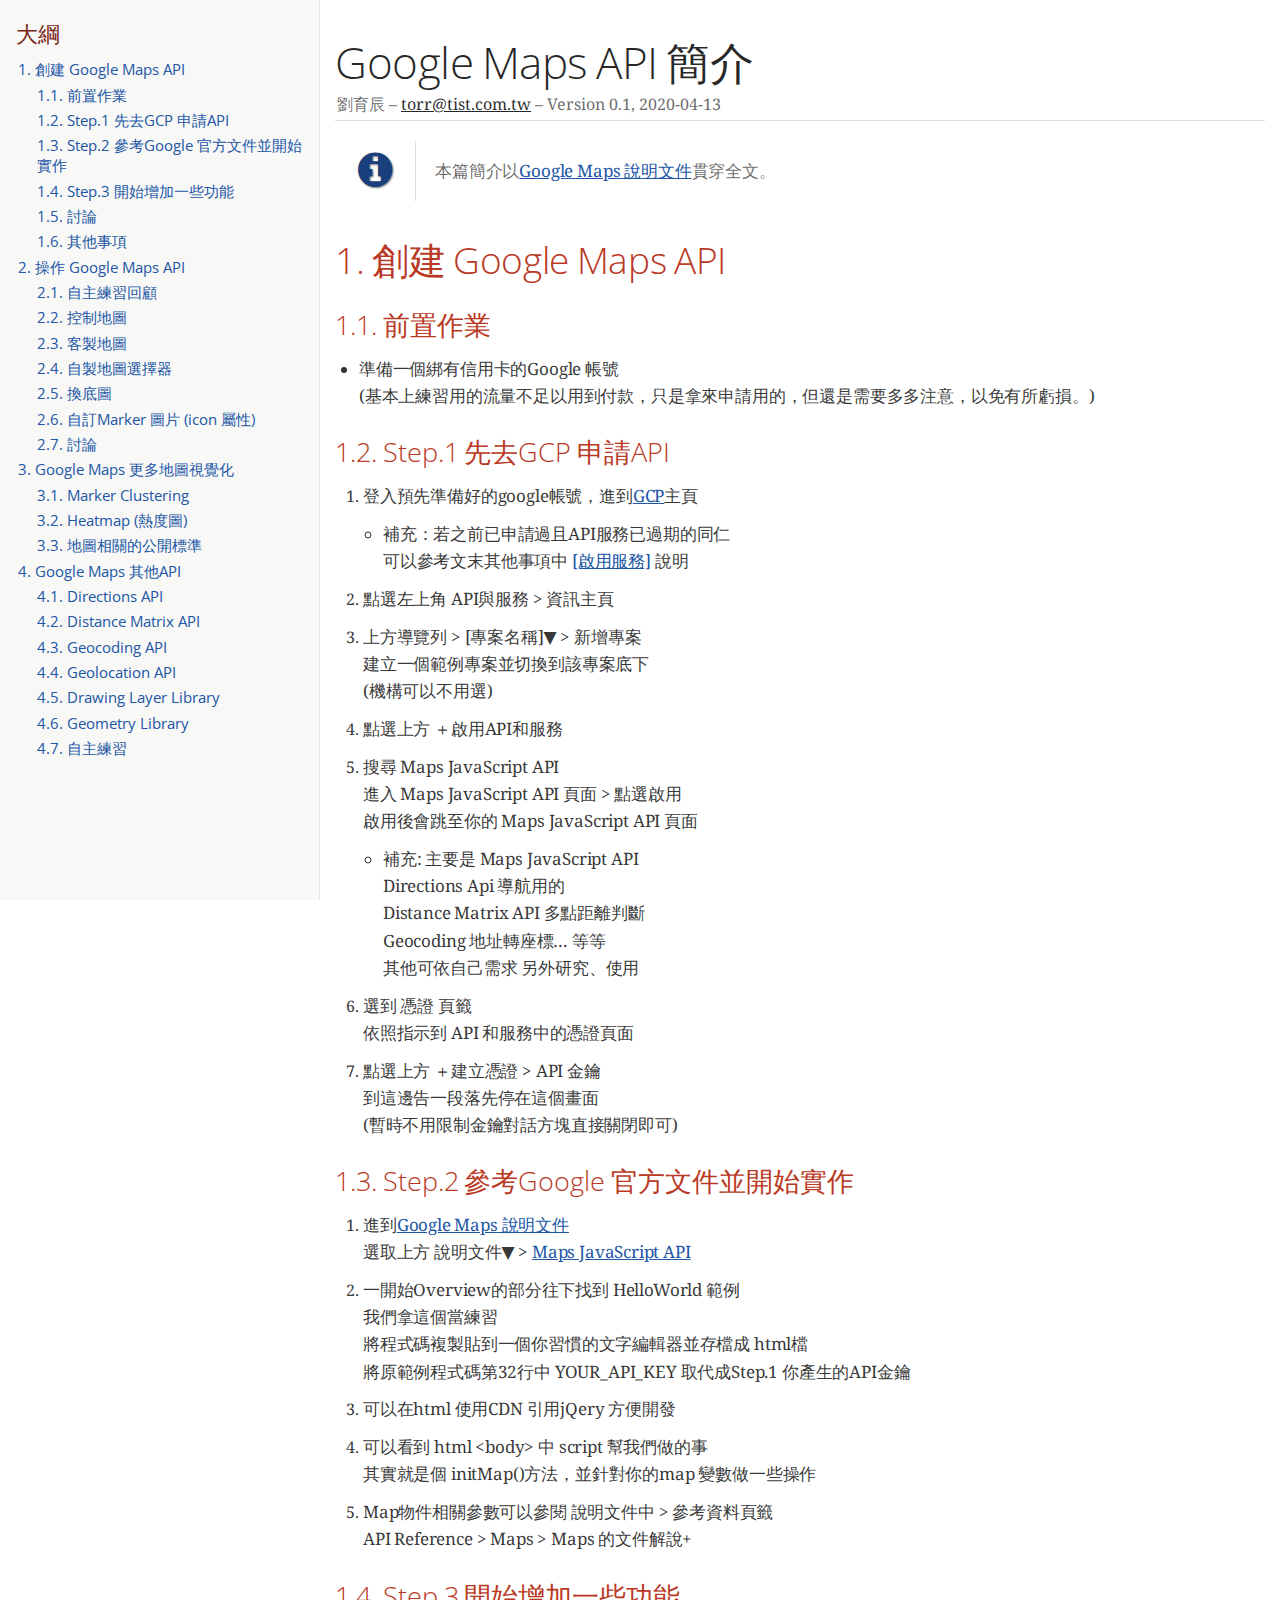
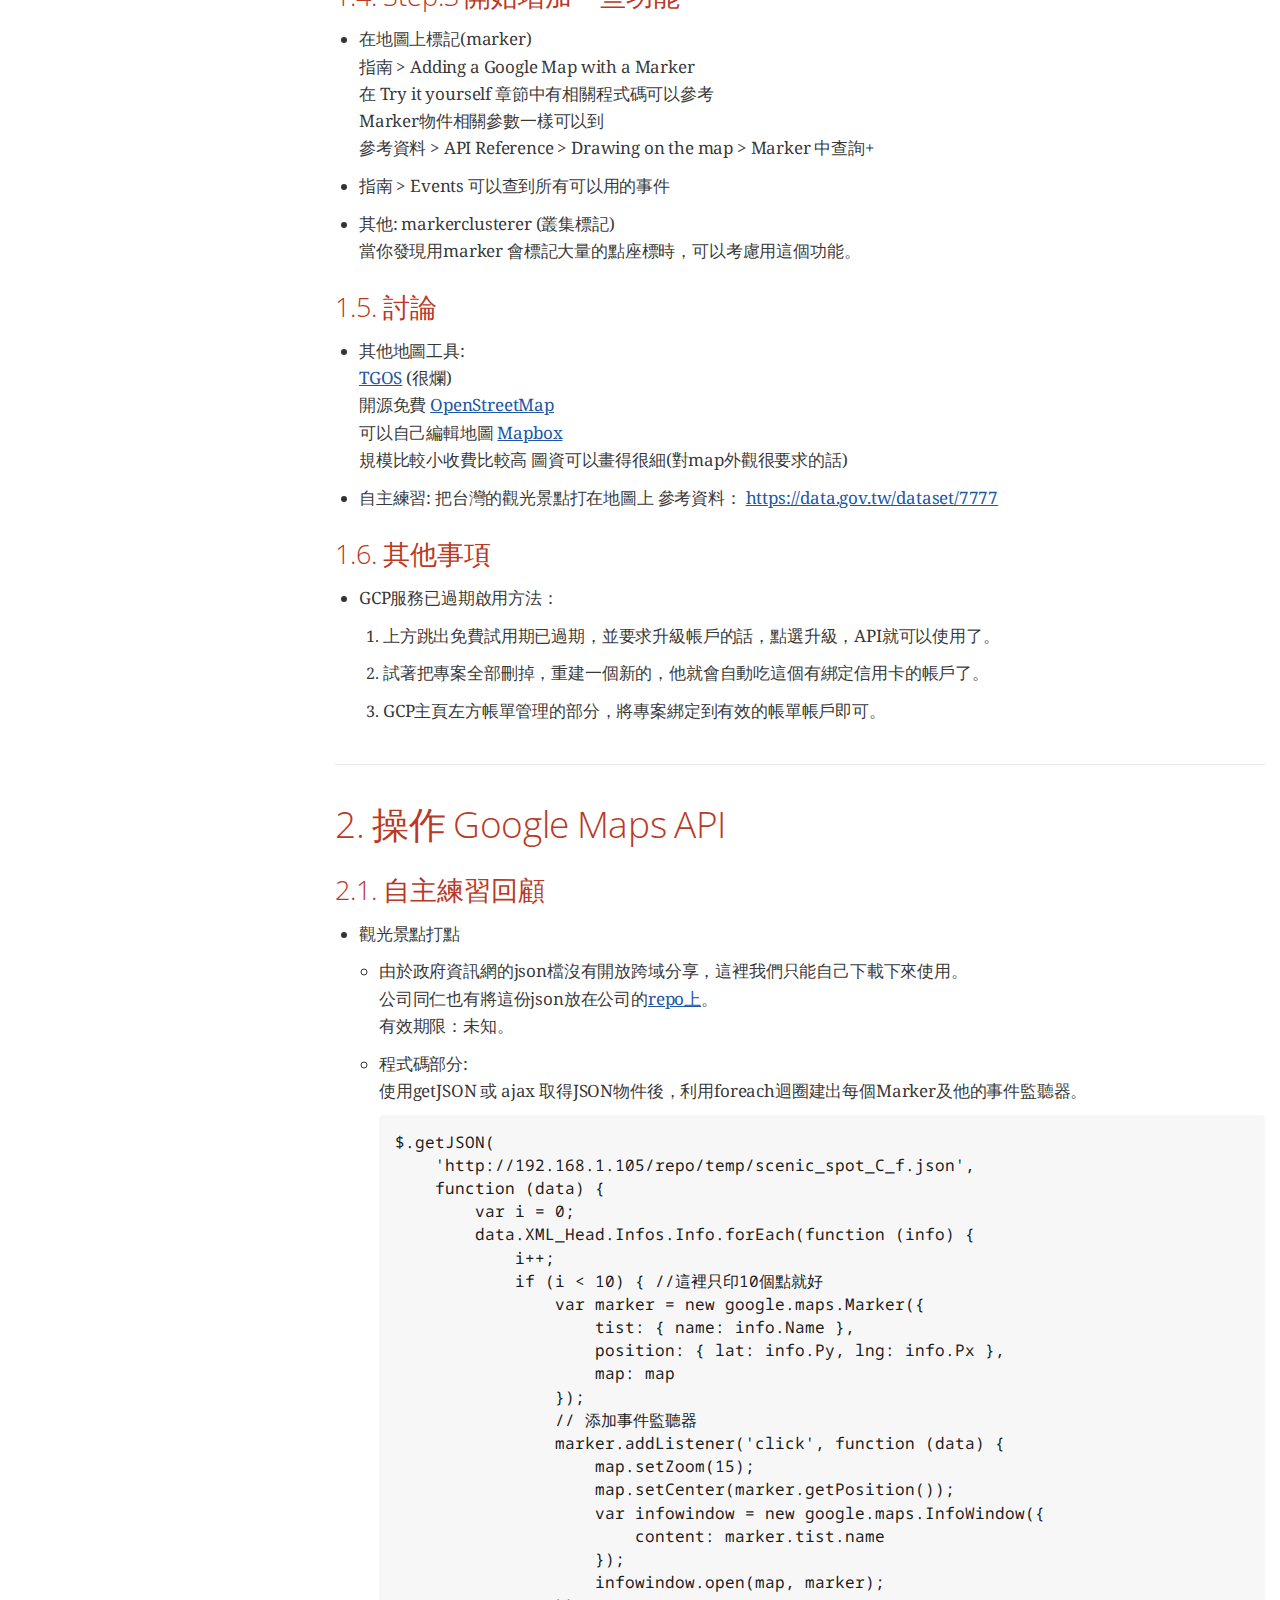
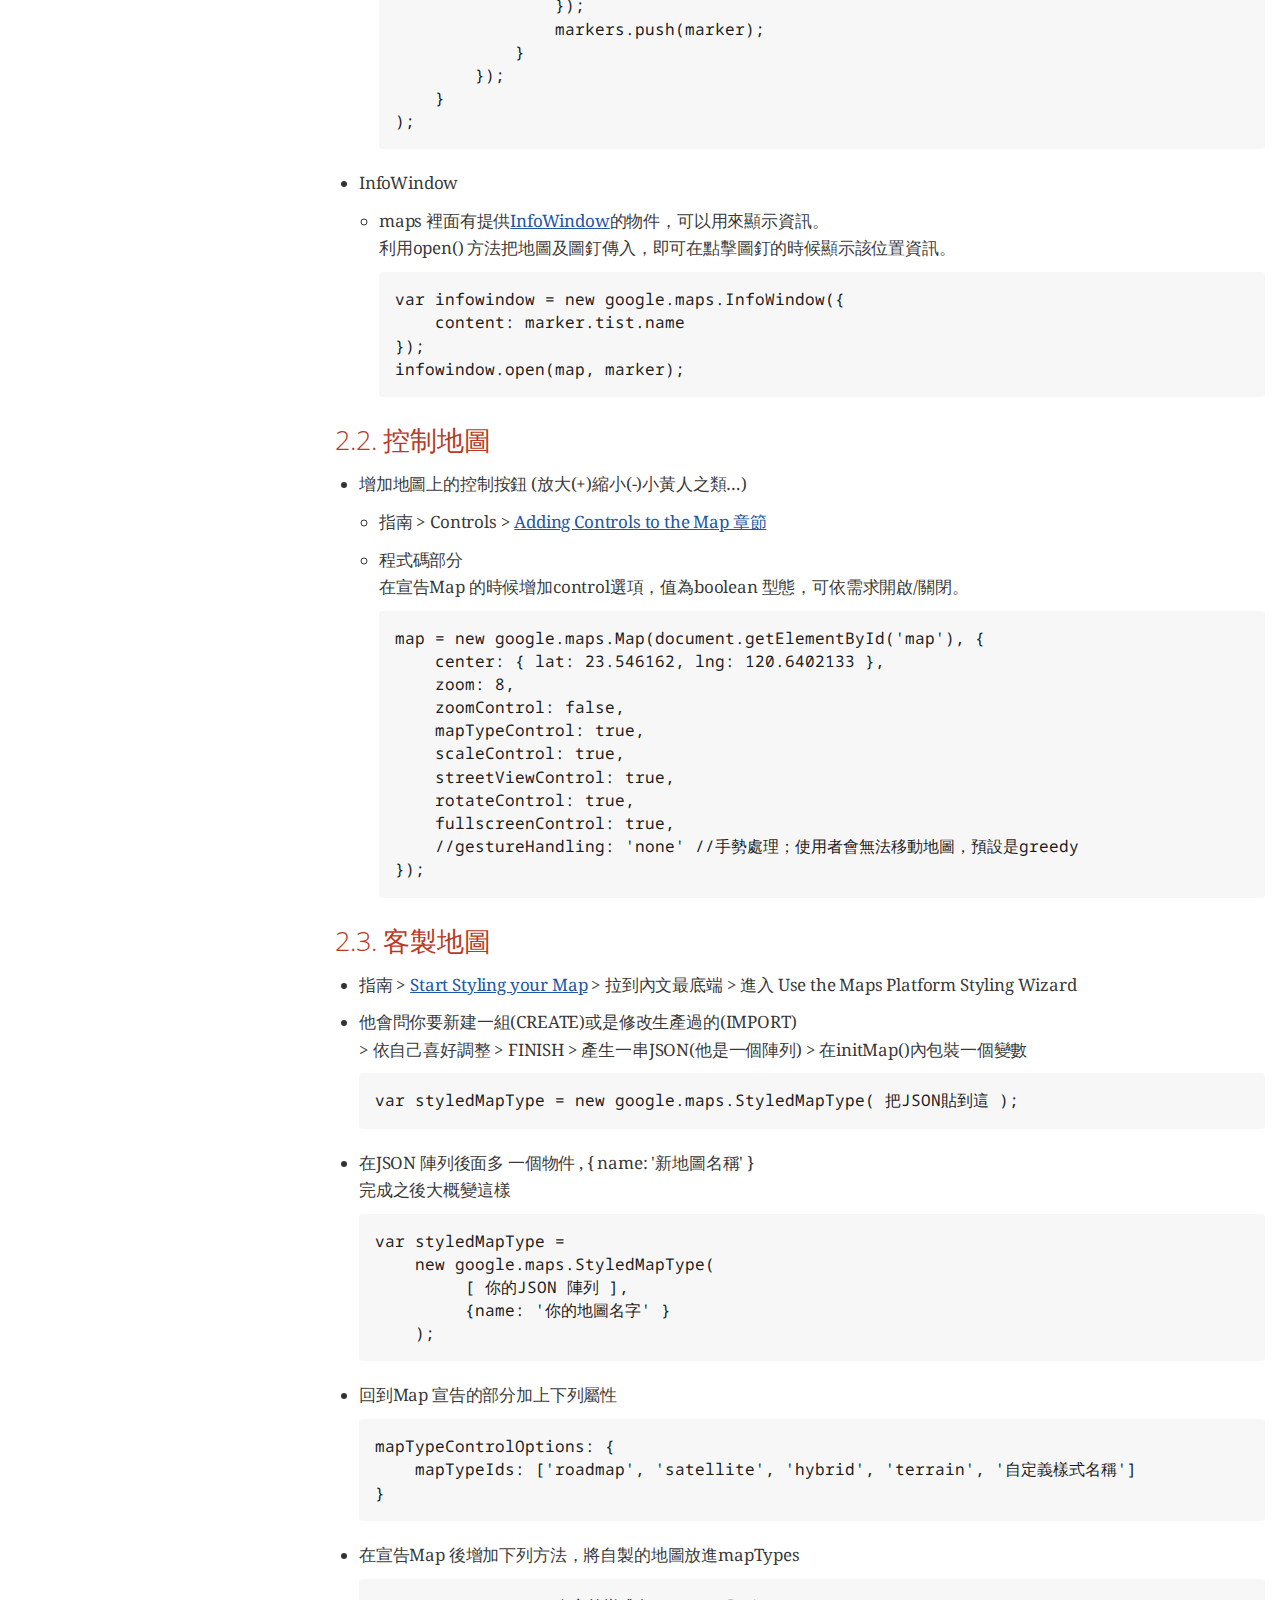
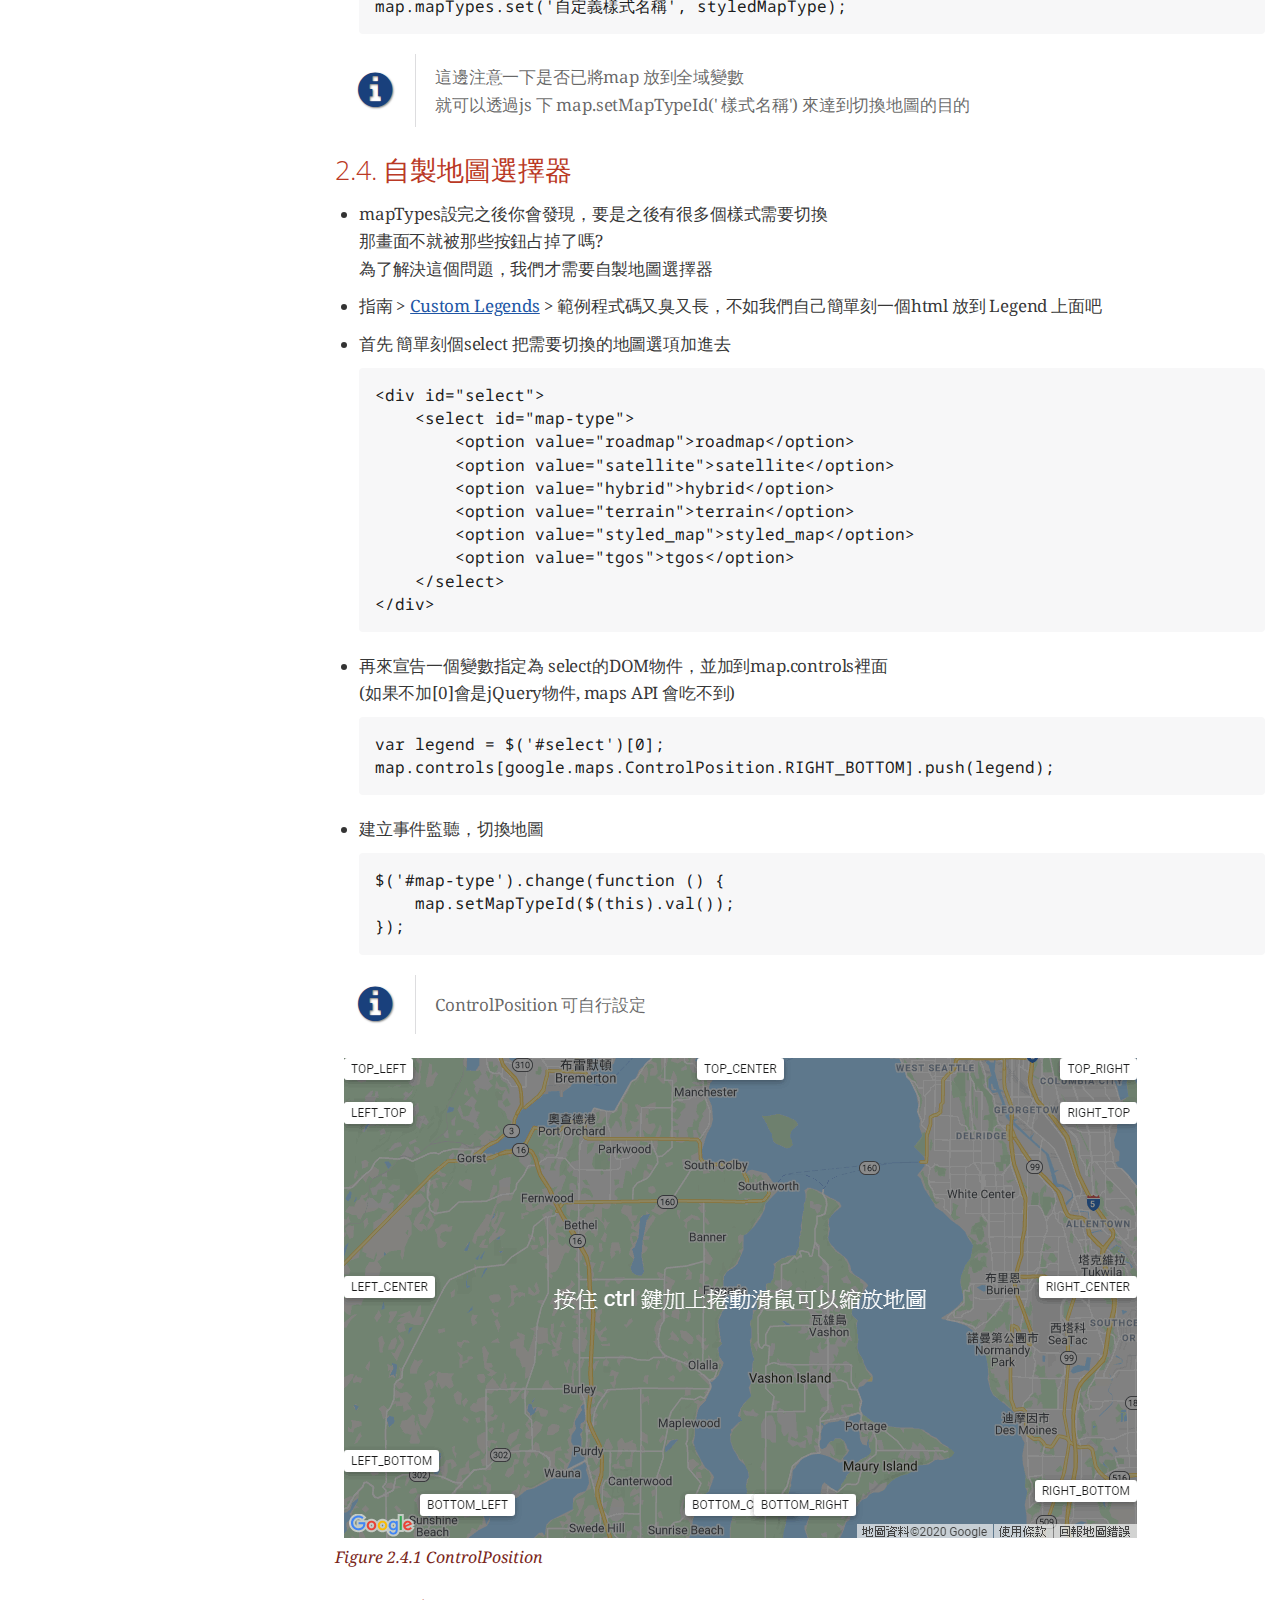
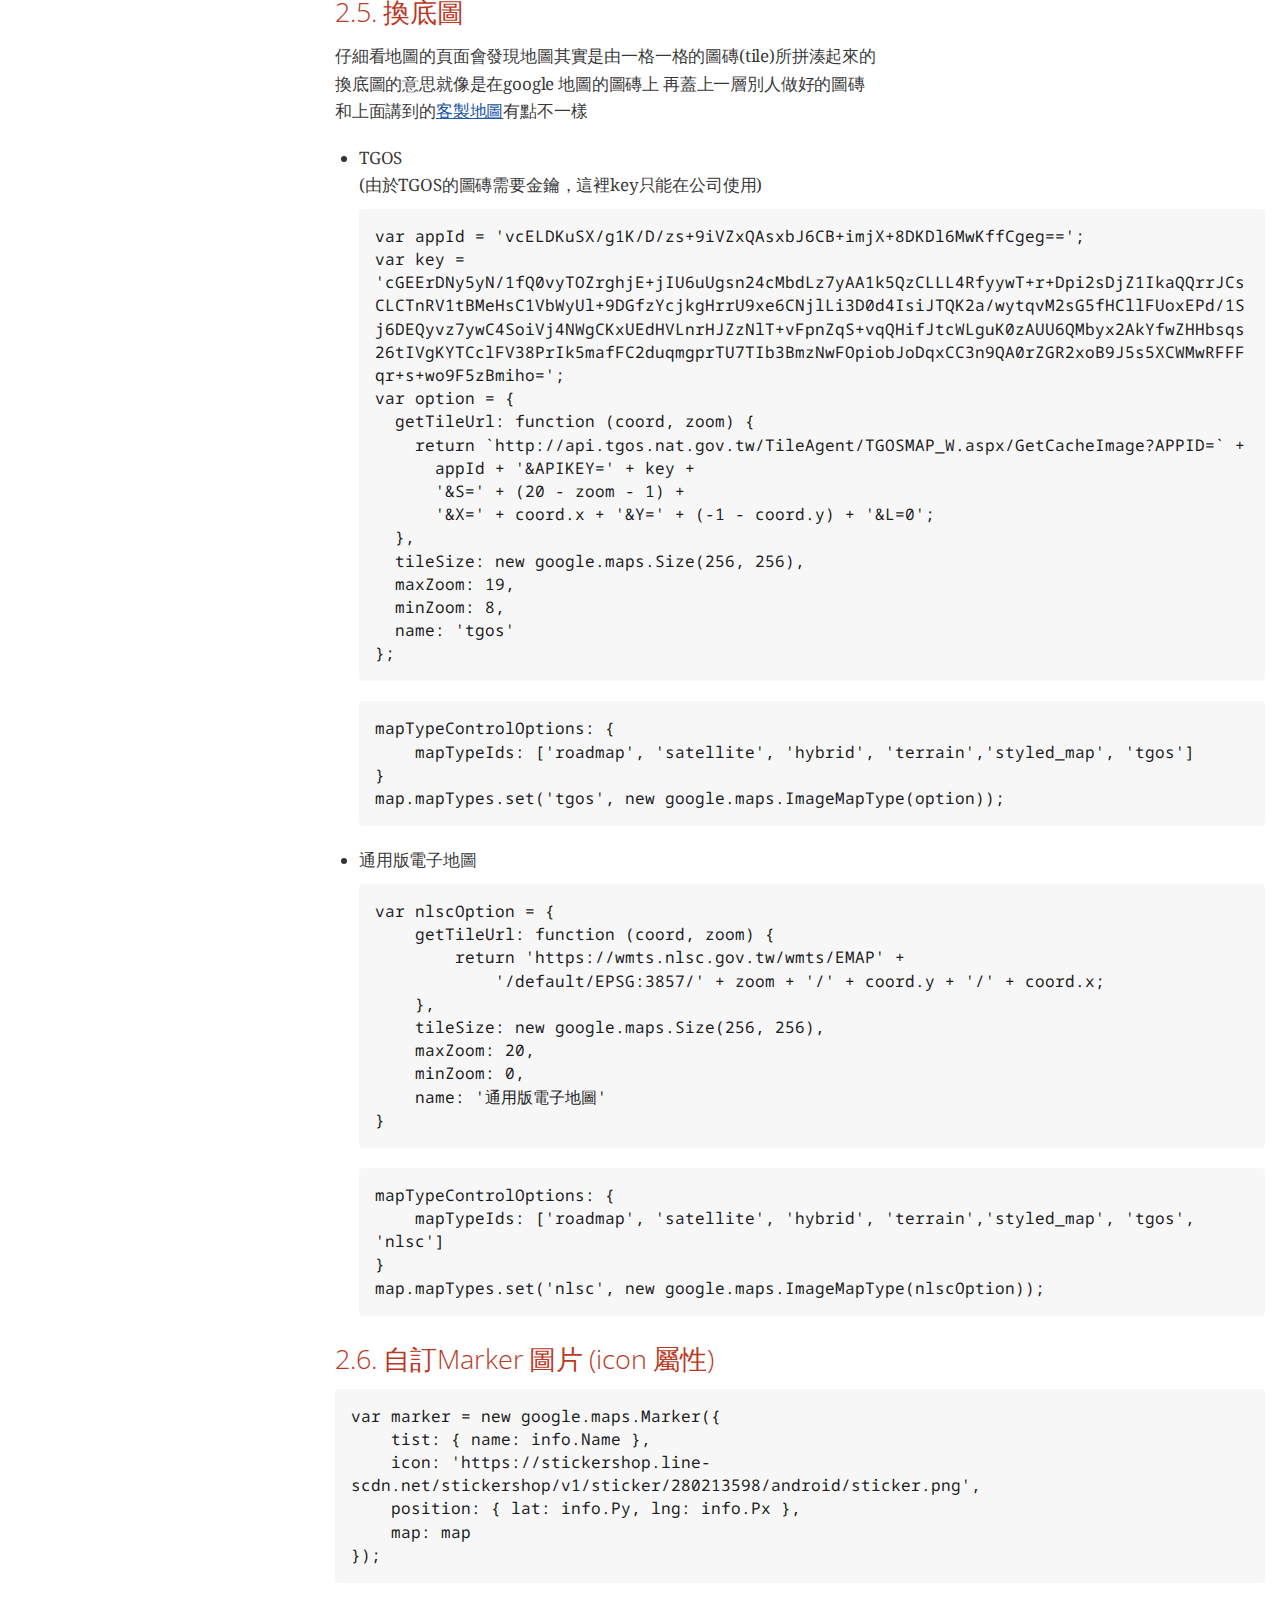
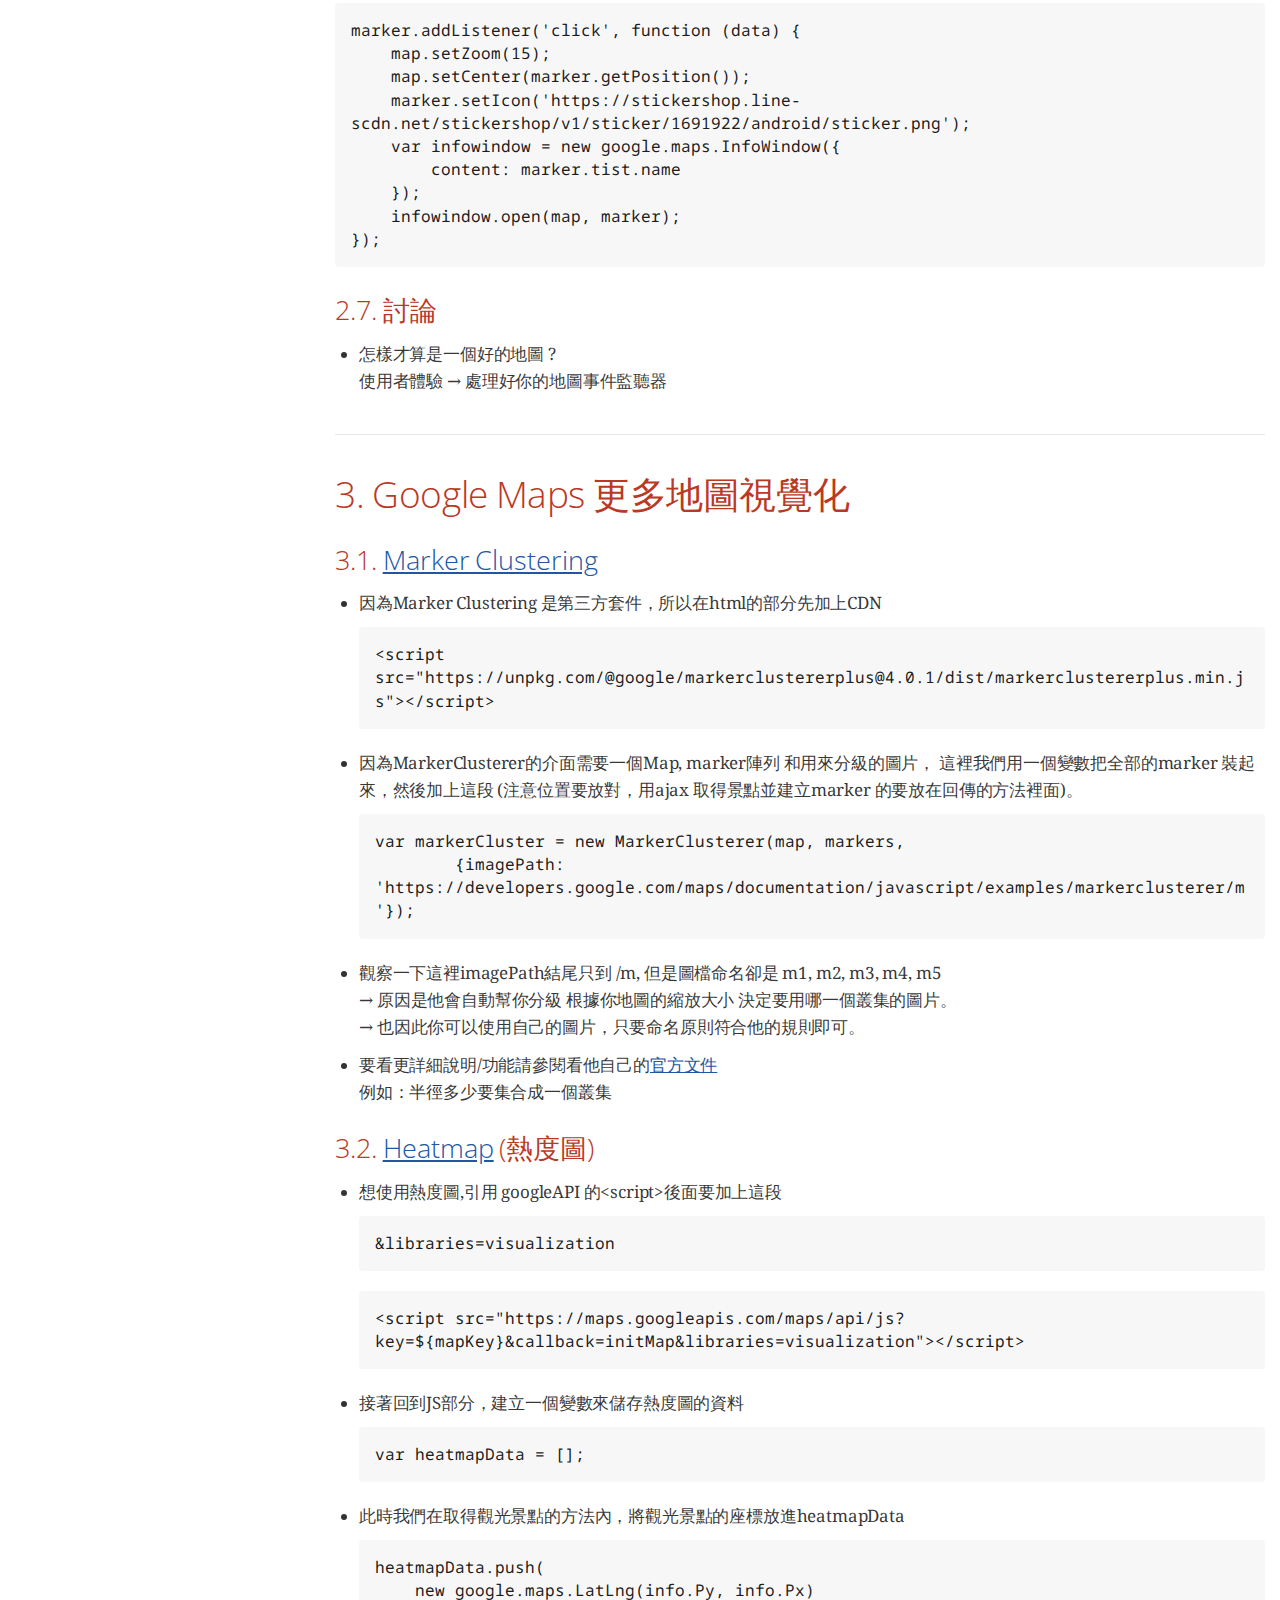
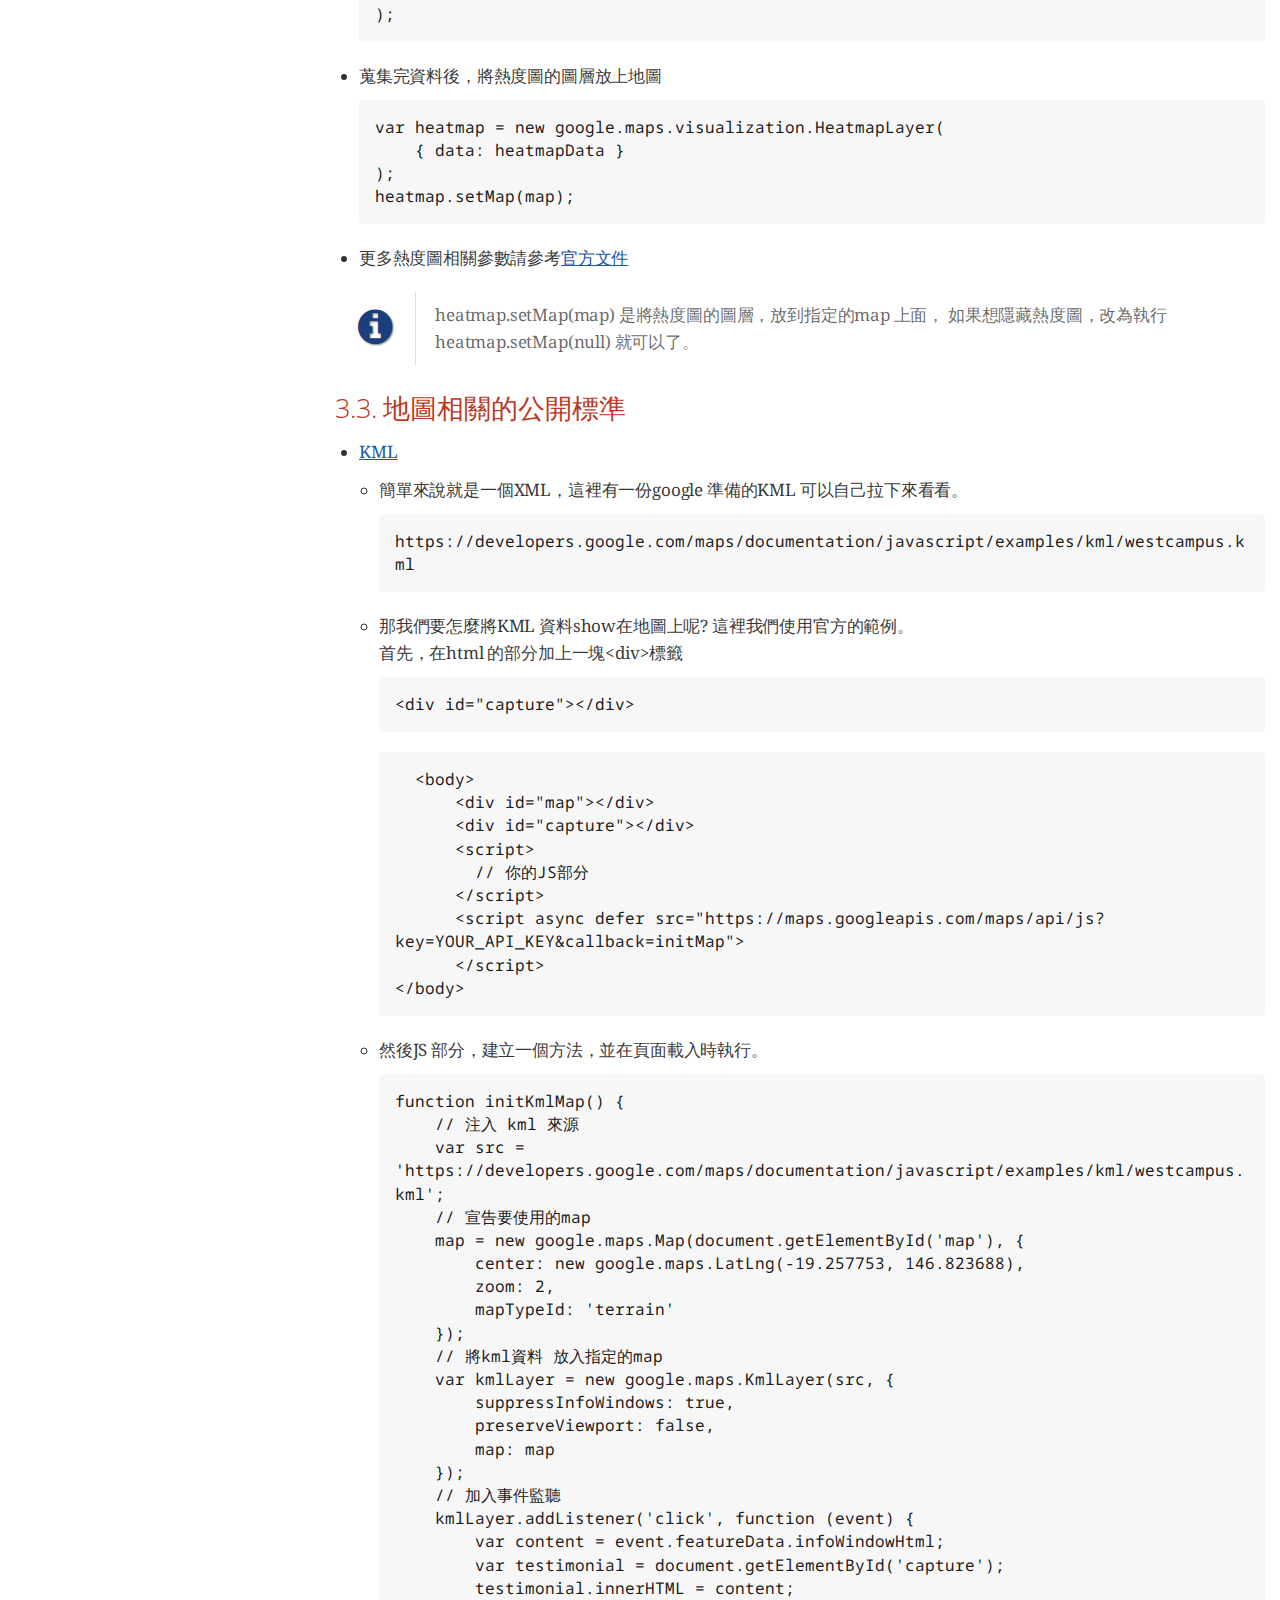
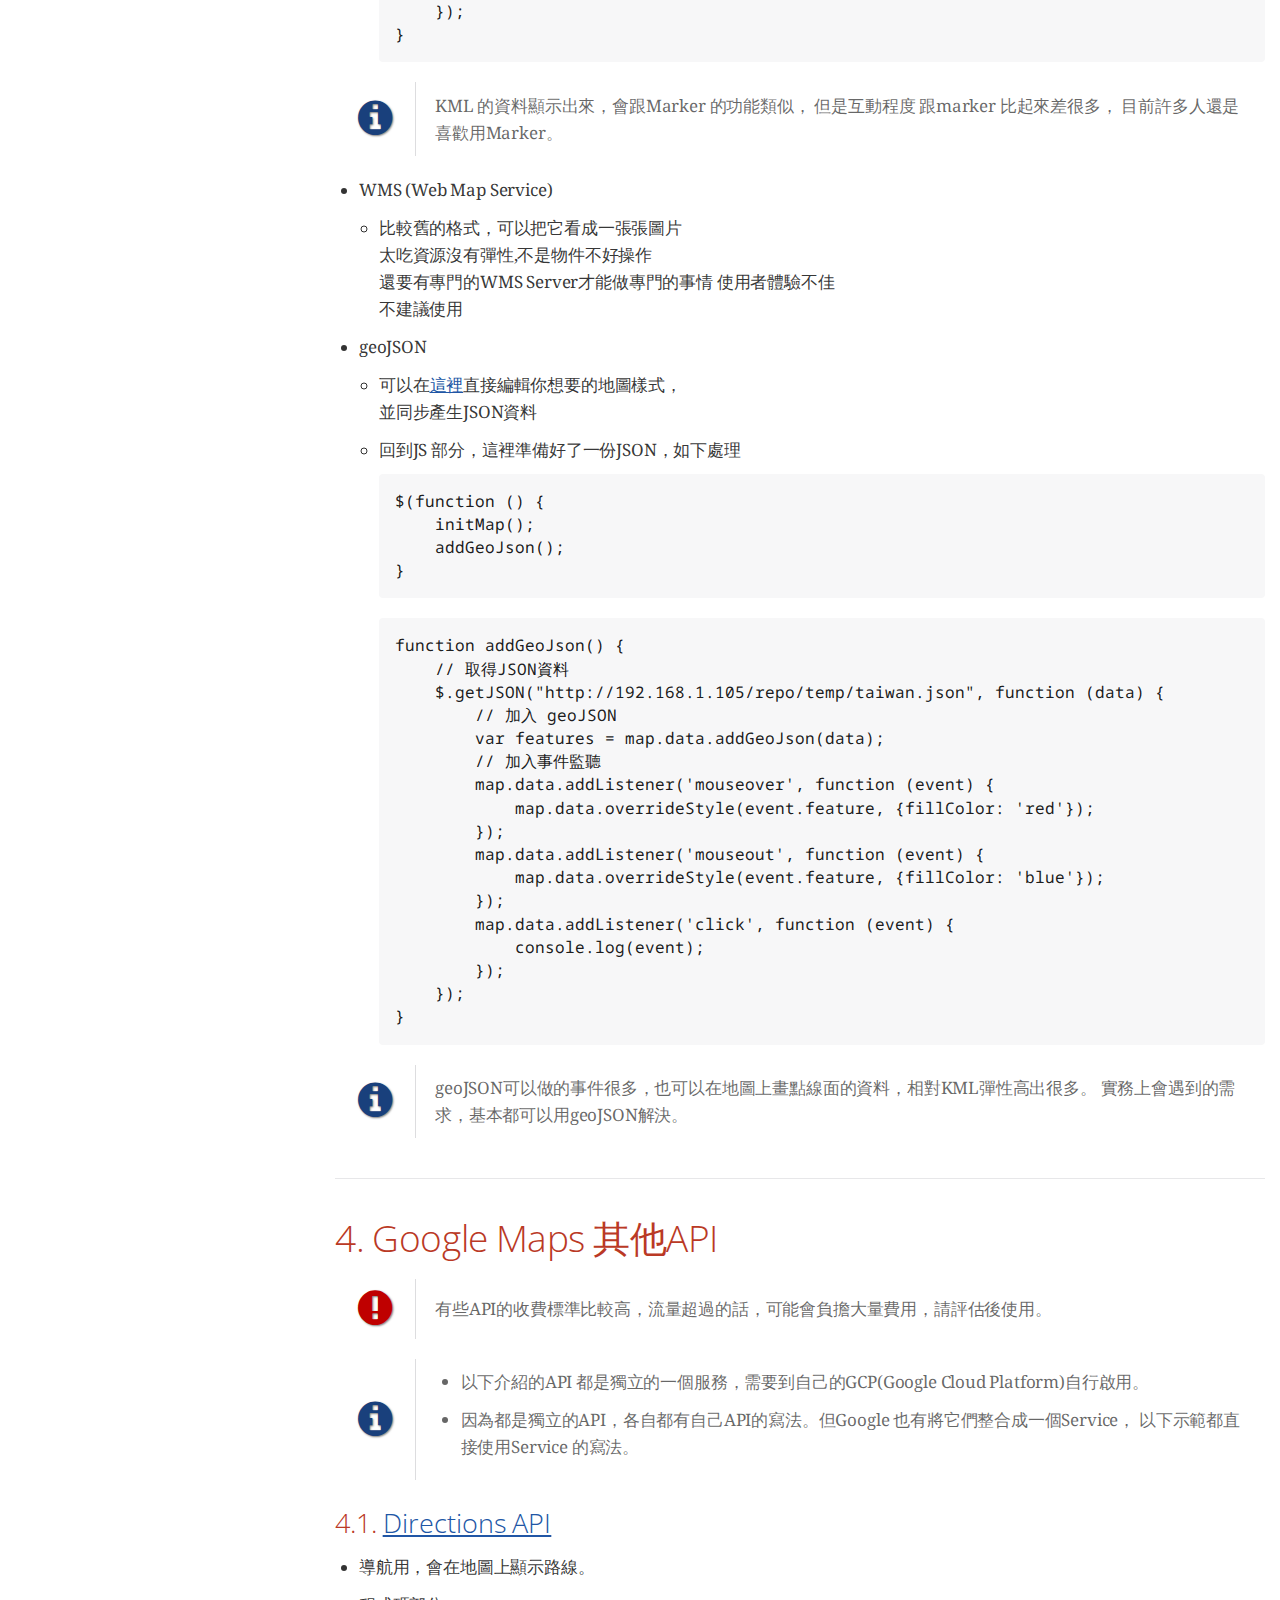
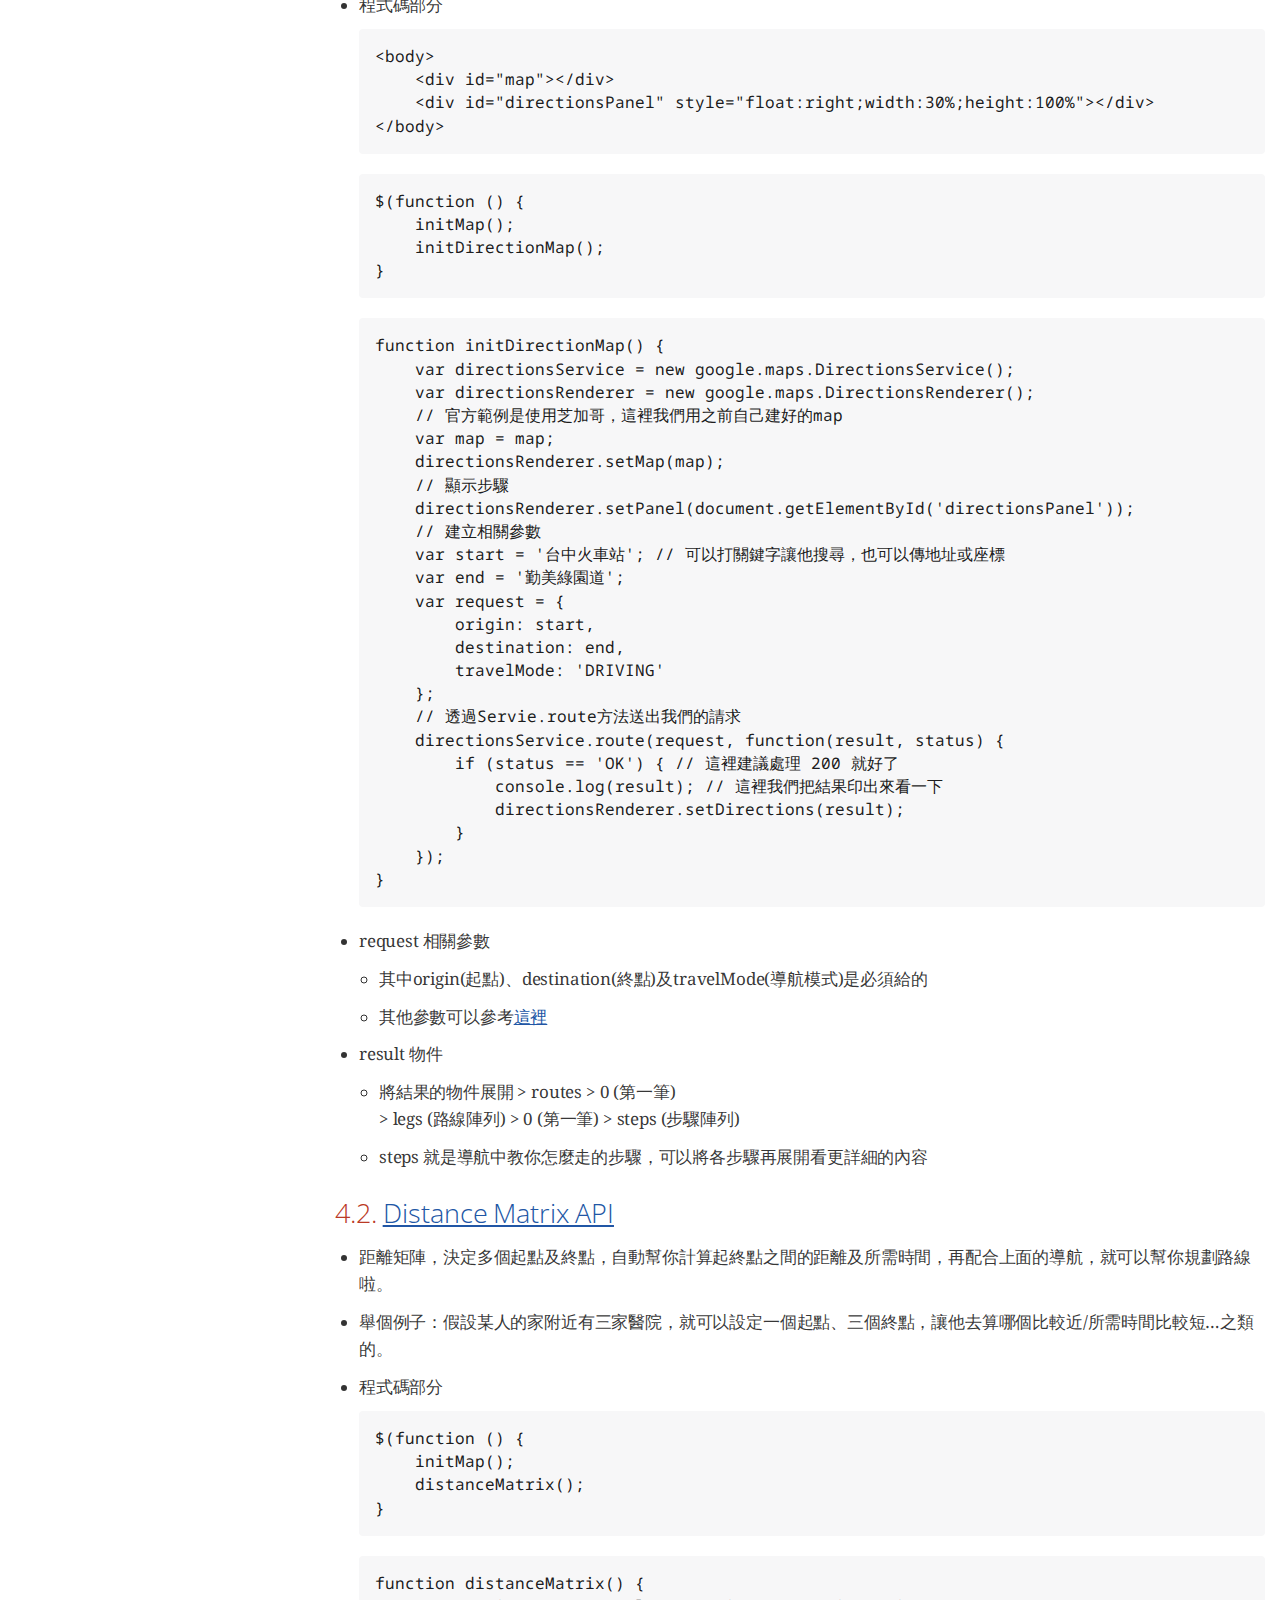
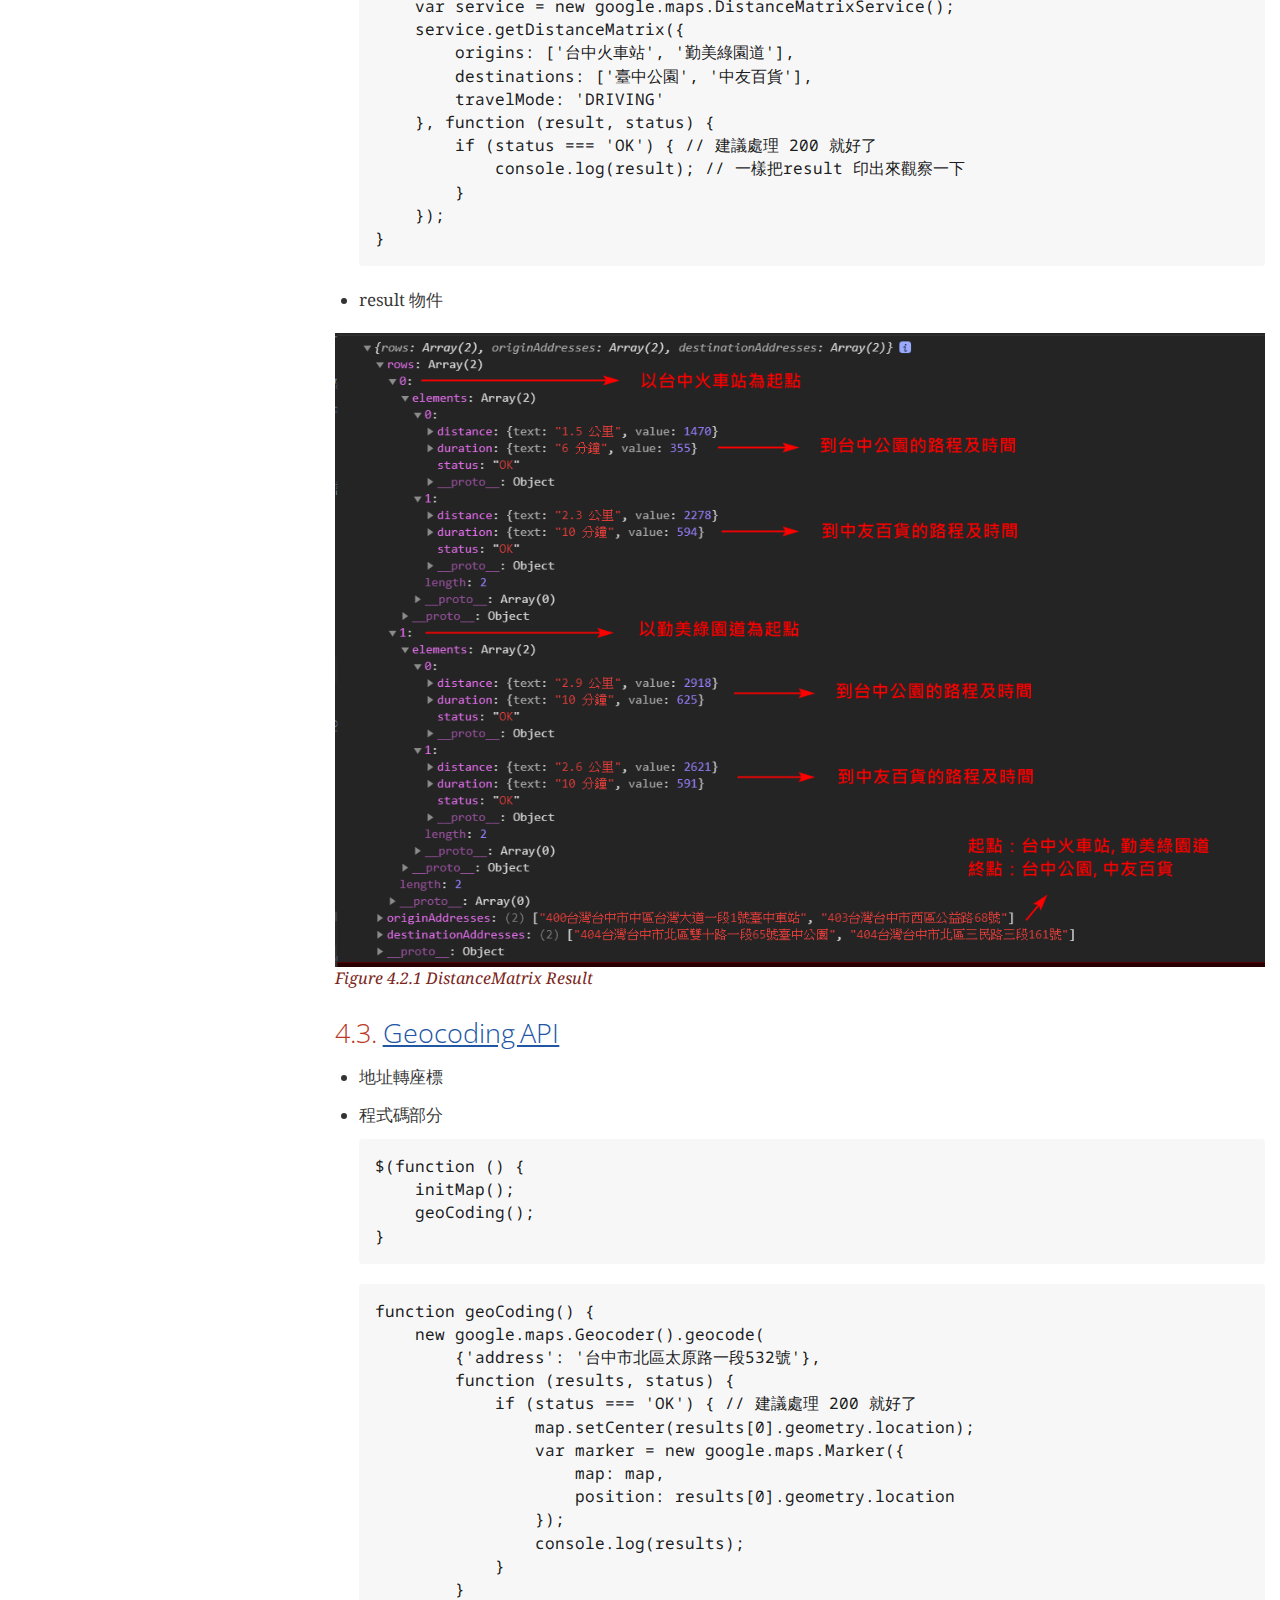
<file: adoc/gcp.html>
<!DOCTYPE html>
<html lang="en">
<head>
<meta charset="UTF-8">
<meta http-equiv="X-UA-Compatible" content="IE=edge">
<meta name="viewport" content="width=device-width, initial-scale=1.0">
<meta name="generator" content="Asciidoctor 2.0.10">
<meta name="author" content="劉育辰">
<title>Google Maps API 簡介</title>
<link rel="stylesheet" href="https://fonts.googleapis.com/css?family=Open+Sans:300,300italic,400,400italic,600,600italic%7CNoto+Serif:400,400italic,700,700italic%7CDroid+Sans+Mono:400,700">
<style>
/* Asciidoctor default stylesheet | MIT License | https://asciidoctor.org */
/* Uncomment @import statement to use as custom stylesheet */
/*@import "https://fonts.googleapis.com/css?family=Open+Sans:300,300italic,400,400italic,600,600italic%7CNoto+Serif:400,400italic,700,700italic%7CDroid+Sans+Mono:400,700";*/
article,aside,details,figcaption,figure,footer,header,hgroup,main,nav,section{display:block}
audio,video{display:inline-block}
audio:not([controls]){display:none;height:0}
html{font-family:sans-serif;-ms-text-size-adjust:100%;-webkit-text-size-adjust:100%}
a{background:none}
a:focus{outline:thin dotted}
a:active,a:hover{outline:0}
h1{font-size:2em;margin:.67em 0}
abbr[title]{border-bottom:1px dotted}
b,strong{font-weight:bold}
dfn{font-style:italic}
hr{-moz-box-sizing:content-box;box-sizing:content-box;height:0}
mark{background:#ff0;color:#000}
code,kbd,pre,samp{font-family:monospace;font-size:1em}
pre{white-space:pre-wrap}
q{quotes:"\201C" "\201D" "\2018" "\2019"}
small{font-size:80%}
sub,sup{font-size:75%;line-height:0;position:relative;vertical-align:baseline}
sup{top:-.5em}
sub{bottom:-.25em}
img{border:0}
svg:not(:root){overflow:hidden}
figure{margin:0}
fieldset{border:1px solid silver;margin:0 2px;padding:.35em .625em .75em}
legend{border:0;padding:0}
button,input,select,textarea{font-family:inherit;font-size:100%;margin:0}
button,input{line-height:normal}
button,select{text-transform:none}
button,html input[type="button"],input[type="reset"],input[type="submit"]{-webkit-appearance:button;cursor:pointer}
button[disabled],html input[disabled]{cursor:default}
input[type="checkbox"],input[type="radio"]{box-sizing:border-box;padding:0}
button::-moz-focus-inner,input::-moz-focus-inner{border:0;padding:0}
textarea{overflow:auto;vertical-align:top}
table{border-collapse:collapse;border-spacing:0}
*,*::before,*::after{-moz-box-sizing:border-box;-webkit-box-sizing:border-box;box-sizing:border-box}
html,body{font-size:100%}
body{background:#fff;color:rgba(0,0,0,.8);padding:0;margin:0;font-family:"Noto Serif","DejaVu Serif",serif;font-weight:400;font-style:normal;line-height:1;position:relative;cursor:auto;tab-size:4;-moz-osx-font-smoothing:grayscale;-webkit-font-smoothing:antialiased}
a:hover{cursor:pointer}
img,object,embed{max-width:100%;height:auto}
object,embed{height:100%}
img{-ms-interpolation-mode:bicubic}
.left{float:left!important}
.right{float:right!important}
.text-left{text-align:left!important}
.text-right{text-align:right!important}
.text-center{text-align:center!important}
.text-justify{text-align:justify!important}
.hide{display:none}
img,object,svg{display:inline-block;vertical-align:middle}
textarea{height:auto;min-height:50px}
select{width:100%}
.center{margin-left:auto;margin-right:auto}
.stretch{width:100%}
.subheader,.admonitionblock td.content>.title,.audioblock>.title,.exampleblock>.title,.imageblock>.title,.listingblock>.title,.literalblock>.title,.stemblock>.title,.openblock>.title,.paragraph>.title,.quoteblock>.title,table.tableblock>.title,.verseblock>.title,.videoblock>.title,.dlist>.title,.olist>.title,.ulist>.title,.qlist>.title,.hdlist>.title{line-height:1.45;color:#7a2518;font-weight:400;margin-top:0;margin-bottom:.25em}
div,dl,dt,dd,ul,ol,li,h1,h2,h3,#toctitle,.sidebarblock>.content>.title,h4,h5,h6,pre,form,p,blockquote,th,td{margin:0;padding:0;direction:ltr}
a{color:#2156a5;text-decoration:underline;line-height:inherit}
a:hover,a:focus{color:#1d4b8f}
a img{border:0}
p{font-family:inherit;font-weight:400;font-size:1em;line-height:1.6;margin-bottom:1.25em;text-rendering:optimizeLegibility}
p aside{font-size:.875em;line-height:1.35;font-style:italic}
h1,h2,h3,#toctitle,.sidebarblock>.content>.title,h4,h5,h6{font-family:"Open Sans","DejaVu Sans",sans-serif;font-weight:300;font-style:normal;color:#ba3925;text-rendering:optimizeLegibility;margin-top:1em;margin-bottom:.5em;line-height:1.0125em}
h1 small,h2 small,h3 small,#toctitle small,.sidebarblock>.content>.title small,h4 small,h5 small,h6 small{font-size:60%;color:#e99b8f;line-height:0}
h1{font-size:2.125em}
h2{font-size:1.6875em}
h3,#toctitle,.sidebarblock>.content>.title{font-size:1.375em}
h4,h5{font-size:1.125em}
h6{font-size:1em}
hr{border:solid #dddddf;border-width:1px 0 0;clear:both;margin:1.25em 0 1.1875em;height:0}
em,i{font-style:italic;line-height:inherit}
strong,b{font-weight:bold;line-height:inherit}
small{font-size:60%;line-height:inherit}
code{font-family:"Droid Sans Mono","DejaVu Sans Mono",monospace;font-weight:400;color:rgba(0,0,0,.9)}
ul,ol,dl{font-size:1em;line-height:1.6;margin-bottom:1.25em;list-style-position:outside;font-family:inherit}
ul,ol{margin-left:1.5em}
ul li ul,ul li ol{margin-left:1.25em;margin-bottom:0;font-size:1em}
ul.square li ul,ul.circle li ul,ul.disc li ul{list-style:inherit}
ul.square{list-style-type:square}
ul.circle{list-style-type:circle}
ul.disc{list-style-type:disc}
ol li ul,ol li ol{margin-left:1.25em;margin-bottom:0}
dl dt{margin-bottom:.3125em;font-weight:bold}
dl dd{margin-bottom:1.25em}
abbr,acronym{text-transform:uppercase;font-size:90%;color:rgba(0,0,0,.8);border-bottom:1px dotted #ddd;cursor:help}
abbr{text-transform:none}
blockquote{margin:0 0 1.25em;padding:.5625em 1.25em 0 1.1875em;border-left:1px solid #ddd}
blockquote cite{display:block;font-size:.9375em;color:rgba(0,0,0,.6)}
blockquote cite::before{content:"\2014 \0020"}
blockquote cite a,blockquote cite a:visited{color:rgba(0,0,0,.6)}
blockquote,blockquote p{line-height:1.6;color:rgba(0,0,0,.85)}
@media screen and (min-width:768px){h1,h2,h3,#toctitle,.sidebarblock>.content>.title,h4,h5,h6{line-height:1.2}
h1{font-size:2.75em}
h2{font-size:2.3125em}
h3,#toctitle,.sidebarblock>.content>.title{font-size:1.6875em}
h4{font-size:1.4375em}}
table{background:#fff;margin-bottom:1.25em;border:solid 1px #dedede}
table thead,table tfoot{background:#f7f8f7}
table thead tr th,table thead tr td,table tfoot tr th,table tfoot tr td{padding:.5em .625em .625em;font-size:inherit;color:rgba(0,0,0,.8);text-align:left}
table tr th,table tr td{padding:.5625em .625em;font-size:inherit;color:rgba(0,0,0,.8)}
table tr.even,table tr.alt{background:#f8f8f7}
table thead tr th,table tfoot tr th,table tbody tr td,table tr td,table tfoot tr td{display:table-cell;line-height:1.6}
h1,h2,h3,#toctitle,.sidebarblock>.content>.title,h4,h5,h6{line-height:1.2;word-spacing:-.05em}
h1 strong,h2 strong,h3 strong,#toctitle strong,.sidebarblock>.content>.title strong,h4 strong,h5 strong,h6 strong{font-weight:400}
.clearfix::before,.clearfix::after,.float-group::before,.float-group::after{content:" ";display:table}
.clearfix::after,.float-group::after{clear:both}
:not(pre):not([class^=L])>code{font-size:.9375em;font-style:normal!important;letter-spacing:0;padding:.1em .5ex;word-spacing:-.15em;background:#f7f7f8;-webkit-border-radius:4px;border-radius:4px;line-height:1.45;text-rendering:optimizeSpeed;word-wrap:break-word}
:not(pre)>code.nobreak{word-wrap:normal}
:not(pre)>code.nowrap{white-space:nowrap}
pre{color:rgba(0,0,0,.9);font-family:"Droid Sans Mono","DejaVu Sans Mono",monospace;line-height:1.45;text-rendering:optimizeSpeed}
pre code,pre pre{color:inherit;font-size:inherit;line-height:inherit}
pre>code{display:block}
pre.nowrap,pre.nowrap pre{white-space:pre;word-wrap:normal}
em em{font-style:normal}
strong strong{font-weight:400}
.keyseq{color:rgba(51,51,51,.8)}
kbd{font-family:"Droid Sans Mono","DejaVu Sans Mono",monospace;display:inline-block;color:rgba(0,0,0,.8);font-size:.65em;line-height:1.45;background:#f7f7f7;border:1px solid #ccc;-webkit-border-radius:3px;border-radius:3px;-webkit-box-shadow:0 1px 0 rgba(0,0,0,.2),0 0 0 .1em white inset;box-shadow:0 1px 0 rgba(0,0,0,.2),0 0 0 .1em #fff inset;margin:0 .15em;padding:.2em .5em;vertical-align:middle;position:relative;top:-.1em;white-space:nowrap}
.keyseq kbd:first-child{margin-left:0}
.keyseq kbd:last-child{margin-right:0}
.menuseq,.menuref{color:#000}
.menuseq b:not(.caret),.menuref{font-weight:inherit}
.menuseq{word-spacing:-.02em}
.menuseq b.caret{font-size:1.25em;line-height:.8}
.menuseq i.caret{font-weight:bold;text-align:center;width:.45em}
b.button::before,b.button::after{position:relative;top:-1px;font-weight:400}
b.button::before{content:"[";padding:0 3px 0 2px}
b.button::after{content:"]";padding:0 2px 0 3px}
p a>code:hover{color:rgba(0,0,0,.9)}
#header,#content,#footnotes,#footer{width:100%;margin-left:auto;margin-right:auto;margin-top:0;margin-bottom:0;max-width:62.5em;*zoom:1;position:relative;padding-left:.9375em;padding-right:.9375em}
#header::before,#header::after,#content::before,#content::after,#footnotes::before,#footnotes::after,#footer::before,#footer::after{content:" ";display:table}
#header::after,#content::after,#footnotes::after,#footer::after{clear:both}
#content{margin-top:1.25em}
#content::before{content:none}
#header>h1:first-child{color:rgba(0,0,0,.85);margin-top:2.25rem;margin-bottom:0}
#header>h1:first-child+#toc{margin-top:8px;border-top:1px solid #dddddf}
#header>h1:only-child,body.toc2 #header>h1:nth-last-child(2){border-bottom:1px solid #dddddf;padding-bottom:8px}
#header .details{border-bottom:1px solid #dddddf;line-height:1.45;padding-top:.25em;padding-bottom:.25em;padding-left:.25em;color:rgba(0,0,0,.6);display:-ms-flexbox;display:-webkit-flex;display:flex;-ms-flex-flow:row wrap;-webkit-flex-flow:row wrap;flex-flow:row wrap}
#header .details span:first-child{margin-left:-.125em}
#header .details span.email a{color:rgba(0,0,0,.85)}
#header .details br{display:none}
#header .details br+span::before{content:"\00a0\2013\00a0"}
#header .details br+span.author::before{content:"\00a0\22c5\00a0";color:rgba(0,0,0,.85)}
#header .details br+span#revremark::before{content:"\00a0|\00a0"}
#header #revnumber{text-transform:capitalize}
#header #revnumber::after{content:"\00a0"}
#content>h1:first-child:not([class]){color:rgba(0,0,0,.85);border-bottom:1px solid #dddddf;padding-bottom:8px;margin-top:0;padding-top:1rem;margin-bottom:1.25rem}
#toc{border-bottom:1px solid #e7e7e9;padding-bottom:.5em}
#toc>ul{margin-left:.125em}
#toc ul.sectlevel0>li>a{font-style:italic}
#toc ul.sectlevel0 ul.sectlevel1{margin:.5em 0}
#toc ul{font-family:"Open Sans","DejaVu Sans",sans-serif;list-style-type:none}
#toc li{line-height:1.3334;margin-top:.3334em}
#toc a{text-decoration:none}
#toc a:active{text-decoration:underline}
#toctitle{color:#7a2518;font-size:1.2em}
@media screen and (min-width:768px){#toctitle{font-size:1.375em}
body.toc2{padding-left:15em;padding-right:0}
#toc.toc2{margin-top:0!important;background:#f8f8f7;position:fixed;width:15em;left:0;top:0;border-right:1px solid #e7e7e9;border-top-width:0!important;border-bottom-width:0!important;z-index:1000;padding:1.25em 1em;height:100%;overflow:auto}
#toc.toc2 #toctitle{margin-top:0;margin-bottom:.8rem;font-size:1.2em}
#toc.toc2>ul{font-size:.9em;margin-bottom:0}
#toc.toc2 ul ul{margin-left:0;padding-left:1em}
#toc.toc2 ul.sectlevel0 ul.sectlevel1{padding-left:0;margin-top:.5em;margin-bottom:.5em}
body.toc2.toc-right{padding-left:0;padding-right:15em}
body.toc2.toc-right #toc.toc2{border-right-width:0;border-left:1px solid #e7e7e9;left:auto;right:0}}
@media screen and (min-width:1280px){body.toc2{padding-left:20em;padding-right:0}
#toc.toc2{width:20em}
#toc.toc2 #toctitle{font-size:1.375em}
#toc.toc2>ul{font-size:.95em}
#toc.toc2 ul ul{padding-left:1.25em}
body.toc2.toc-right{padding-left:0;padding-right:20em}}
#content #toc{border-style:solid;border-width:1px;border-color:#e0e0dc;margin-bottom:1.25em;padding:1.25em;background:#f8f8f7;-webkit-border-radius:4px;border-radius:4px}
#content #toc>:first-child{margin-top:0}
#content #toc>:last-child{margin-bottom:0}
#footer{max-width:100%;background:rgba(0,0,0,.8);padding:1.25em}
#footer-text{color:rgba(255,255,255,.8);line-height:1.44}
#content{margin-bottom:.625em}
.sect1{padding-bottom:.625em}
@media screen and (min-width:768px){#content{margin-bottom:1.25em}
.sect1{padding-bottom:1.25em}}
.sect1:last-child{padding-bottom:0}
.sect1+.sect1{border-top:1px solid #e7e7e9}
#content h1>a.anchor,h2>a.anchor,h3>a.anchor,#toctitle>a.anchor,.sidebarblock>.content>.title>a.anchor,h4>a.anchor,h5>a.anchor,h6>a.anchor{position:absolute;z-index:1001;width:1.5ex;margin-left:-1.5ex;display:block;text-decoration:none!important;visibility:hidden;text-align:center;font-weight:400}
#content h1>a.anchor::before,h2>a.anchor::before,h3>a.anchor::before,#toctitle>a.anchor::before,.sidebarblock>.content>.title>a.anchor::before,h4>a.anchor::before,h5>a.anchor::before,h6>a.anchor::before{content:"\00A7";font-size:.85em;display:block;padding-top:.1em}
#content h1:hover>a.anchor,#content h1>a.anchor:hover,h2:hover>a.anchor,h2>a.anchor:hover,h3:hover>a.anchor,#toctitle:hover>a.anchor,.sidebarblock>.content>.title:hover>a.anchor,h3>a.anchor:hover,#toctitle>a.anchor:hover,.sidebarblock>.content>.title>a.anchor:hover,h4:hover>a.anchor,h4>a.anchor:hover,h5:hover>a.anchor,h5>a.anchor:hover,h6:hover>a.anchor,h6>a.anchor:hover{visibility:visible}
#content h1>a.link,h2>a.link,h3>a.link,#toctitle>a.link,.sidebarblock>.content>.title>a.link,h4>a.link,h5>a.link,h6>a.link{color:#ba3925;text-decoration:none}
#content h1>a.link:hover,h2>a.link:hover,h3>a.link:hover,#toctitle>a.link:hover,.sidebarblock>.content>.title>a.link:hover,h4>a.link:hover,h5>a.link:hover,h6>a.link:hover{color:#a53221}
details,.audioblock,.imageblock,.literalblock,.listingblock,.stemblock,.videoblock{margin-bottom:1.25em}
details>summary:first-of-type{cursor:pointer;display:list-item;outline:none;margin-bottom:.75em}
.admonitionblock td.content>.title,.audioblock>.title,.exampleblock>.title,.imageblock>.title,.listingblock>.title,.literalblock>.title,.stemblock>.title,.openblock>.title,.paragraph>.title,.quoteblock>.title,table.tableblock>.title,.verseblock>.title,.videoblock>.title,.dlist>.title,.olist>.title,.ulist>.title,.qlist>.title,.hdlist>.title{text-rendering:optimizeLegibility;text-align:left;font-family:"Noto Serif","DejaVu Serif",serif;font-size:1rem;font-style:italic}
table.tableblock.fit-content>caption.title{white-space:nowrap;width:0}
.paragraph.lead>p,#preamble>.sectionbody>[class="paragraph"]:first-of-type p{font-size:1.21875em;line-height:1.6;color:rgba(0,0,0,.85)}
table.tableblock #preamble>.sectionbody>[class="paragraph"]:first-of-type p{font-size:inherit}
.admonitionblock>table{border-collapse:separate;border:0;background:none;width:100%}
.admonitionblock>table td.icon{text-align:center;width:80px}
.admonitionblock>table td.icon img{max-width:none}
.admonitionblock>table td.icon .title{font-weight:bold;font-family:"Open Sans","DejaVu Sans",sans-serif;text-transform:uppercase}
.admonitionblock>table td.content{padding-left:1.125em;padding-right:1.25em;border-left:1px solid #dddddf;color:rgba(0,0,0,.6)}
.admonitionblock>table td.content>:last-child>:last-child{margin-bottom:0}
.exampleblock>.content{border-style:solid;border-width:1px;border-color:#e6e6e6;margin-bottom:1.25em;padding:1.25em;background:#fff;-webkit-border-radius:4px;border-radius:4px}
.exampleblock>.content>:first-child{margin-top:0}
.exampleblock>.content>:last-child{margin-bottom:0}
.sidebarblock{border-style:solid;border-width:1px;border-color:#dbdbd6;margin-bottom:1.25em;padding:1.25em;background:#f3f3f2;-webkit-border-radius:4px;border-radius:4px}
.sidebarblock>:first-child{margin-top:0}
.sidebarblock>:last-child{margin-bottom:0}
.sidebarblock>.content>.title{color:#7a2518;margin-top:0;text-align:center}
.exampleblock>.content>:last-child>:last-child,.exampleblock>.content .olist>ol>li:last-child>:last-child,.exampleblock>.content .ulist>ul>li:last-child>:last-child,.exampleblock>.content .qlist>ol>li:last-child>:last-child,.sidebarblock>.content>:last-child>:last-child,.sidebarblock>.content .olist>ol>li:last-child>:last-child,.sidebarblock>.content .ulist>ul>li:last-child>:last-child,.sidebarblock>.content .qlist>ol>li:last-child>:last-child{margin-bottom:0}
.literalblock pre,.listingblock>.content>pre{-webkit-border-radius:4px;border-radius:4px;word-wrap:break-word;overflow-x:auto;padding:1em;font-size:.8125em}
@media screen and (min-width:768px){.literalblock pre,.listingblock>.content>pre{font-size:.90625em}}
@media screen and (min-width:1280px){.literalblock pre,.listingblock>.content>pre{font-size:1em}}
.literalblock pre,.listingblock>.content>pre:not(.highlight),.listingblock>.content>pre[class="highlight"],.listingblock>.content>pre[class^="highlight "]{background:#f7f7f8}
.literalblock.output pre{color:#f7f7f8;background:rgba(0,0,0,.9)}
.listingblock>.content{position:relative}
.listingblock code[data-lang]::before{display:none;content:attr(data-lang);position:absolute;font-size:.75em;top:.425rem;right:.5rem;line-height:1;text-transform:uppercase;color:inherit;opacity:.5}
.listingblock:hover code[data-lang]::before{display:block}
.listingblock.terminal pre .command::before{content:attr(data-prompt);padding-right:.5em;color:inherit;opacity:.5}
.listingblock.terminal pre .command:not([data-prompt])::before{content:"$"}
.listingblock pre.highlightjs{padding:0}
.listingblock pre.highlightjs>code{padding:1em;-webkit-border-radius:4px;border-radius:4px}
.listingblock pre.prettyprint{border-width:0}
.prettyprint{background:#f7f7f8}
pre.prettyprint .linenums{line-height:1.45;margin-left:2em}
pre.prettyprint li{background:none;list-style-type:inherit;padding-left:0}
pre.prettyprint li code[data-lang]::before{opacity:1}
pre.prettyprint li:not(:first-child) code[data-lang]::before{display:none}
table.linenotable{border-collapse:separate;border:0;margin-bottom:0;background:none}
table.linenotable td[class]{color:inherit;vertical-align:top;padding:0;line-height:inherit;white-space:normal}
table.linenotable td.code{padding-left:.75em}
table.linenotable td.linenos{border-right:1px solid currentColor;opacity:.35;padding-right:.5em}
pre.pygments .lineno{border-right:1px solid currentColor;opacity:.35;display:inline-block;margin-right:.75em}
pre.pygments .lineno::before{content:"";margin-right:-.125em}
.quoteblock{margin:0 1em 1.25em 1.5em;display:table}
.quoteblock:not(.excerpt)>.title{margin-left:-1.5em;margin-bottom:.75em}
.quoteblock blockquote,.quoteblock p{color:rgba(0,0,0,.85);font-size:1.15rem;line-height:1.75;word-spacing:.1em;letter-spacing:0;font-style:italic;text-align:justify}
.quoteblock blockquote{margin:0;padding:0;border:0}
.quoteblock blockquote::before{content:"\201c";float:left;font-size:2.75em;font-weight:bold;line-height:.6em;margin-left:-.6em;color:#7a2518;text-shadow:0 1px 2px rgba(0,0,0,.1)}
.quoteblock blockquote>.paragraph:last-child p{margin-bottom:0}
.quoteblock .attribution{margin-top:.75em;margin-right:.5ex;text-align:right}
.verseblock{margin:0 1em 1.25em}
.verseblock pre{font-family:"Open Sans","DejaVu Sans",sans;font-size:1.15rem;color:rgba(0,0,0,.85);font-weight:300;text-rendering:optimizeLegibility}
.verseblock pre strong{font-weight:400}
.verseblock .attribution{margin-top:1.25rem;margin-left:.5ex}
.quoteblock .attribution,.verseblock .attribution{font-size:.9375em;line-height:1.45;font-style:italic}
.quoteblock .attribution br,.verseblock .attribution br{display:none}
.quoteblock .attribution cite,.verseblock .attribution cite{display:block;letter-spacing:-.025em;color:rgba(0,0,0,.6)}
.quoteblock.abstract blockquote::before,.quoteblock.excerpt blockquote::before,.quoteblock .quoteblock blockquote::before{display:none}
.quoteblock.abstract blockquote,.quoteblock.abstract p,.quoteblock.excerpt blockquote,.quoteblock.excerpt p,.quoteblock .quoteblock blockquote,.quoteblock .quoteblock p{line-height:1.6;word-spacing:0}
.quoteblock.abstract{margin:0 1em 1.25em;display:block}
.quoteblock.abstract>.title{margin:0 0 .375em;font-size:1.15em;text-align:center}
.quoteblock.excerpt>blockquote,.quoteblock .quoteblock{padding:0 0 .25em 1em;border-left:.25em solid #dddddf}
.quoteblock.excerpt,.quoteblock .quoteblock{margin-left:0}
.quoteblock.excerpt blockquote,.quoteblock.excerpt p,.quoteblock .quoteblock blockquote,.quoteblock .quoteblock p{color:inherit;font-size:1.0625rem}
.quoteblock.excerpt .attribution,.quoteblock .quoteblock .attribution{color:inherit;text-align:left;margin-right:0}
table.tableblock{max-width:100%;border-collapse:separate}
p.tableblock:last-child{margin-bottom:0}
td.tableblock>.content>:last-child{margin-bottom:-1.25em}
td.tableblock>.content>:last-child.sidebarblock{margin-bottom:0}
table.tableblock,th.tableblock,td.tableblock{border:0 solid #dedede}
table.grid-all>thead>tr>.tableblock,table.grid-all>tbody>tr>.tableblock{border-width:0 1px 1px 0}
table.grid-all>tfoot>tr>.tableblock{border-width:1px 1px 0 0}
table.grid-cols>*>tr>.tableblock{border-width:0 1px 0 0}
table.grid-rows>thead>tr>.tableblock,table.grid-rows>tbody>tr>.tableblock{border-width:0 0 1px}
table.grid-rows>tfoot>tr>.tableblock{border-width:1px 0 0}
table.grid-all>*>tr>.tableblock:last-child,table.grid-cols>*>tr>.tableblock:last-child{border-right-width:0}
table.grid-all>tbody>tr:last-child>.tableblock,table.grid-all>thead:last-child>tr>.tableblock,table.grid-rows>tbody>tr:last-child>.tableblock,table.grid-rows>thead:last-child>tr>.tableblock{border-bottom-width:0}
table.frame-all{border-width:1px}
table.frame-sides{border-width:0 1px}
table.frame-topbot,table.frame-ends{border-width:1px 0}
table.stripes-all tr,table.stripes-odd tr:nth-of-type(odd),table.stripes-even tr:nth-of-type(even),table.stripes-hover tr:hover{background:#f8f8f7}
th.halign-left,td.halign-left{text-align:left}
th.halign-right,td.halign-right{text-align:right}
th.halign-center,td.halign-center{text-align:center}
th.valign-top,td.valign-top{vertical-align:top}
th.valign-bottom,td.valign-bottom{vertical-align:bottom}
th.valign-middle,td.valign-middle{vertical-align:middle}
table thead th,table tfoot th{font-weight:bold}
tbody tr th{display:table-cell;line-height:1.6;background:#f7f8f7}
tbody tr th,tbody tr th p,tfoot tr th,tfoot tr th p{color:rgba(0,0,0,.8);font-weight:bold}
p.tableblock>code:only-child{background:none;padding:0}
p.tableblock{font-size:1em}
ol{margin-left:1.75em}
ul li ol{margin-left:1.5em}
dl dd{margin-left:1.125em}
dl dd:last-child,dl dd:last-child>:last-child{margin-bottom:0}
ol>li p,ul>li p,ul dd,ol dd,.olist .olist,.ulist .ulist,.ulist .olist,.olist .ulist{margin-bottom:.625em}
ul.checklist,ul.none,ol.none,ul.no-bullet,ol.no-bullet,ol.unnumbered,ul.unstyled,ol.unstyled{list-style-type:none}
ul.no-bullet,ol.no-bullet,ol.unnumbered{margin-left:.625em}
ul.unstyled,ol.unstyled{margin-left:0}
ul.checklist{margin-left:.625em}
ul.checklist li>p:first-child>.fa-square-o:first-child,ul.checklist li>p:first-child>.fa-check-square-o:first-child{width:1.25em;font-size:.8em;position:relative;bottom:.125em}
ul.checklist li>p:first-child>input[type="checkbox"]:first-child{margin-right:.25em}
ul.inline{display:-ms-flexbox;display:-webkit-box;display:flex;-ms-flex-flow:row wrap;-webkit-flex-flow:row wrap;flex-flow:row wrap;list-style:none;margin:0 0 .625em -1.25em}
ul.inline>li{margin-left:1.25em}
.unstyled dl dt{font-weight:400;font-style:normal}
ol.arabic{list-style-type:decimal}
ol.decimal{list-style-type:decimal-leading-zero}
ol.loweralpha{list-style-type:lower-alpha}
ol.upperalpha{list-style-type:upper-alpha}
ol.lowerroman{list-style-type:lower-roman}
ol.upperroman{list-style-type:upper-roman}
ol.lowergreek{list-style-type:lower-greek}
.hdlist>table,.colist>table{border:0;background:none}
.hdlist>table>tbody>tr,.colist>table>tbody>tr{background:none}
td.hdlist1,td.hdlist2{vertical-align:top;padding:0 .625em}
td.hdlist1{font-weight:bold;padding-bottom:1.25em}
.literalblock+.colist,.listingblock+.colist{margin-top:-.5em}
.colist td:not([class]):first-child{padding:.4em .75em 0;line-height:1;vertical-align:top}
.colist td:not([class]):first-child img{max-width:none}
.colist td:not([class]):last-child{padding:.25em 0}
.thumb,.th{line-height:0;display:inline-block;border:solid 4px #fff;-webkit-box-shadow:0 0 0 1px #ddd;box-shadow:0 0 0 1px #ddd}
.imageblock.left{margin:.25em .625em 1.25em 0}
.imageblock.right{margin:.25em 0 1.25em .625em}
.imageblock>.title{margin-bottom:0}
.imageblock.thumb,.imageblock.th{border-width:6px}
.imageblock.thumb>.title,.imageblock.th>.title{padding:0 .125em}
.image.left,.image.right{margin-top:.25em;margin-bottom:.25em;display:inline-block;line-height:0}
.image.left{margin-right:.625em}
.image.right{margin-left:.625em}
a.image{text-decoration:none;display:inline-block}
a.image object{pointer-events:none}
sup.footnote,sup.footnoteref{font-size:.875em;position:static;vertical-align:super}
sup.footnote a,sup.footnoteref a{text-decoration:none}
sup.footnote a:active,sup.footnoteref a:active{text-decoration:underline}
#footnotes{padding-top:.75em;padding-bottom:.75em;margin-bottom:.625em}
#footnotes hr{width:20%;min-width:6.25em;margin:-.25em 0 .75em;border-width:1px 0 0}
#footnotes .footnote{padding:0 .375em 0 .225em;line-height:1.3334;font-size:.875em;margin-left:1.2em;margin-bottom:.2em}
#footnotes .footnote a:first-of-type{font-weight:bold;text-decoration:none;margin-left:-1.05em}
#footnotes .footnote:last-of-type{margin-bottom:0}
#content #footnotes{margin-top:-.625em;margin-bottom:0;padding:.75em 0}
.gist .file-data>table{border:0;background:#fff;width:100%;margin-bottom:0}
.gist .file-data>table td.line-data{width:99%}
div.unbreakable{page-break-inside:avoid}
.big{font-size:larger}
.small{font-size:smaller}
.underline{text-decoration:underline}
.overline{text-decoration:overline}
.line-through{text-decoration:line-through}
.aqua{color:#00bfbf}
.aqua-background{background:#00fafa}
.black{color:#000}
.black-background{background:#000}
.blue{color:#0000bf}
.blue-background{background:#0000fa}
.fuchsia{color:#bf00bf}
.fuchsia-background{background:#fa00fa}
.gray{color:#606060}
.gray-background{background:#7d7d7d}
.green{color:#006000}
.green-background{background:#007d00}
.lime{color:#00bf00}
.lime-background{background:#00fa00}
.maroon{color:#600000}
.maroon-background{background:#7d0000}
.navy{color:#000060}
.navy-background{background:#00007d}
.olive{color:#606000}
.olive-background{background:#7d7d00}
.purple{color:#600060}
.purple-background{background:#7d007d}
.red{color:#bf0000}
.red-background{background:#fa0000}
.silver{color:#909090}
.silver-background{background:#bcbcbc}
.teal{color:#006060}
.teal-background{background:#007d7d}
.white{color:#bfbfbf}
.white-background{background:#fafafa}
.yellow{color:#bfbf00}
.yellow-background{background:#fafa00}
span.icon>.fa{cursor:default}
a span.icon>.fa{cursor:inherit}
.admonitionblock td.icon [class^="fa icon-"]{font-size:2.5em;text-shadow:1px 1px 2px rgba(0,0,0,.5);cursor:default}
.admonitionblock td.icon .icon-note::before{content:"\f05a";color:#19407c}
.admonitionblock td.icon .icon-tip::before{content:"\f0eb";text-shadow:1px 1px 2px rgba(155,155,0,.8);color:#111}
.admonitionblock td.icon .icon-warning::before{content:"\f071";color:#bf6900}
.admonitionblock td.icon .icon-caution::before{content:"\f06d";color:#bf3400}
.admonitionblock td.icon .icon-important::before{content:"\f06a";color:#bf0000}
.conum[data-value]{display:inline-block;color:#fff!important;background:rgba(0,0,0,.8);-webkit-border-radius:100px;border-radius:100px;text-align:center;font-size:.75em;width:1.67em;height:1.67em;line-height:1.67em;font-family:"Open Sans","DejaVu Sans",sans-serif;font-style:normal;font-weight:bold}
.conum[data-value] *{color:#fff!important}
.conum[data-value]+b{display:none}
.conum[data-value]::after{content:attr(data-value)}
pre .conum[data-value]{position:relative;top:-.125em}
b.conum *{color:inherit!important}
.conum:not([data-value]):empty{display:none}
dt,th.tableblock,td.content,div.footnote{text-rendering:optimizeLegibility}
h1,h2,p,td.content,span.alt{letter-spacing:-.01em}
p strong,td.content strong,div.footnote strong{letter-spacing:-.005em}
p,blockquote,dt,td.content,span.alt{font-size:1.0625rem}
p{margin-bottom:1.25rem}
.sidebarblock p,.sidebarblock dt,.sidebarblock td.content,p.tableblock{font-size:1em}
.exampleblock>.content{background:#fffef7;border-color:#e0e0dc;-webkit-box-shadow:0 1px 4px #e0e0dc;box-shadow:0 1px 4px #e0e0dc}
.print-only{display:none!important}
@page{margin:1.25cm .75cm}
@media print{*{-webkit-box-shadow:none!important;box-shadow:none!important;text-shadow:none!important}
html{font-size:80%}
a{color:inherit!important;text-decoration:underline!important}
a.bare,a[href^="#"],a[href^="mailto:"]{text-decoration:none!important}
a[href^="http:"]:not(.bare)::after,a[href^="https:"]:not(.bare)::after{content:"(" attr(href) ")";display:inline-block;font-size:.875em;padding-left:.25em}
abbr[title]::after{content:" (" attr(title) ")"}
pre,blockquote,tr,img,object,svg{page-break-inside:avoid}
thead{display:table-header-group}
svg{max-width:100%}
p,blockquote,dt,td.content{font-size:1em;orphans:3;widows:3}
h2,h3,#toctitle,.sidebarblock>.content>.title{page-break-after:avoid}
#toc,.sidebarblock,.exampleblock>.content{background:none!important}
#toc{border-bottom:1px solid #dddddf!important;padding-bottom:0!important}
body.book #header{text-align:center}
body.book #header>h1:first-child{border:0!important;margin:2.5em 0 1em}
body.book #header .details{border:0!important;display:block;padding:0!important}
body.book #header .details span:first-child{margin-left:0!important}
body.book #header .details br{display:block}
body.book #header .details br+span::before{content:none!important}
body.book #toc{border:0!important;text-align:left!important;padding:0!important;margin:0!important}
body.book #toc,body.book #preamble,body.book h1.sect0,body.book .sect1>h2{page-break-before:always}
.listingblock code[data-lang]::before{display:block}
#footer{padding:0 .9375em}
.hide-on-print{display:none!important}
.print-only{display:block!important}
.hide-for-print{display:none!important}
.show-for-print{display:inherit!important}}
@media print,amzn-kf8{#header>h1:first-child{margin-top:1.25rem}
.sect1{padding:0!important}
.sect1+.sect1{border:0}
#footer{background:none}
#footer-text{color:rgba(0,0,0,.6);font-size:.9em}}
@media amzn-kf8{#header,#content,#footnotes,#footer{padding:0}}
</style>
<link rel="stylesheet" href="https://cdnjs.cloudflare.com/ajax/libs/font-awesome/4.7.0/css/font-awesome.min.css">
</head>
<body class="article toc2 toc-left">
<div id="header">
<h1>Google Maps API 簡介</h1>
<div class="details">
<span id="author" class="author">劉育辰</span><br>
<span id="email" class="email"><a href="mailto:torr@tist.com.tw">torr@tist.com.tw</a></span><br>
<span id="revnumber">version 0.1,</span>
<span id="revdate">2020-04-13</span>
</div>
<div id="toc" class="toc2">
<div id="toctitle">大綱</div>
<ul class="sectlevel1">
<li><a href="#_創建_google_maps_api">1. 創建 Google Maps API</a>
<ul class="sectlevel2">
<li><a href="#_前置作業">1.1. 前置作業</a></li>
<li><a href="#_step_1_先去gcp_申請api">1.2. Step.1 先去GCP 申請API</a></li>
<li><a href="#_step_2_參考google_官方文件並開始實作">1.3. Step.2 參考Google 官方文件並開始實作</a></li>
<li><a href="#_step_3_開始增加一些功能">1.4. Step.3 開始增加一些功能</a></li>
<li><a href="#_討論">1.5. 討論</a></li>
<li><a href="#_其他事項">1.6. 其他事項</a></li>
</ul>
</li>
<li><a href="#_操作_google_maps_api">2. 操作 Google Maps API</a>
<ul class="sectlevel2">
<li><a href="#_自主練習回顧">2.1. 自主練習回顧</a></li>
<li><a href="#_控制地圖">2.2. 控制地圖</a></li>
<li><a href="#客製地圖">2.3. 客製地圖</a></li>
<li><a href="#_自製地圖選擇器">2.4. 自製地圖選擇器</a></li>
<li><a href="#_換底圖">2.5. 換底圖<br></a></li>
<li><a href="#_自訂marker_圖片_icon_屬性">2.6. 自訂Marker 圖片 (icon 屬性)</a></li>
<li><a href="#_討論_2">2.7. 討論</a></li>
</ul>
</li>
<li><a href="#_google_maps_更多地圖視覺化">3. Google Maps 更多地圖視覺化</a>
<ul class="sectlevel2">
<li><a href="#_marker_clustering">3.1. Marker Clustering</a></li>
<li><a href="#_heatmap_熱度圖">3.2. Heatmap (熱度圖)</a></li>
<li><a href="#_地圖相關的公開標準">3.3. 地圖相關的公開標準</a></li>
</ul>
</li>
<li><a href="#_google_maps_其他api">4. Google Maps 其他API</a>
<ul class="sectlevel2">
<li><a href="#_directions_api">4.1. Directions API</a></li>
<li><a href="#_distance_matrix_api">4.2. Distance Matrix API</a></li>
<li><a href="#Geocoding">4.3. Geocoding API</a></li>
<li><a href="#_geolocation_api">4.4. Geolocation API</a></li>
<li><a href="#_drawing_layer_library">4.5. Drawing Layer Library</a></li>
<li><a href="#_geometry_library">4.6. Geometry Library</a></li>
<li><a href="#_自主練習">4.7. 自主練習</a></li>
</ul>
</li>
</ul>
</div>
</div>
<div id="content">
<div id="preamble">
<div class="sectionbody">
<div class="admonitionblock note">
<table>
<tr>
<td class="icon">
<i class="fa icon-note" title="Note"></i>
</td>
<td class="content">
本篇簡介以<a href="https://developers.google.com/maps/documentation?hl=zh-tw">Google Maps 說明文件</a>貫穿全文。
</td>
</tr>
</table>
</div>
</div>
</div>
<div class="sect1">
<h2 id="_創建_google_maps_api"><a class="anchor" href="#_創建_google_maps_api"></a>1. 創建 Google Maps API</h2>
<div class="sectionbody">
<div class="sect2">
<h3 id="_前置作業"><a class="anchor" href="#_前置作業"></a>1.1. 前置作業</h3>
<div class="ulist">
<ul>
<li>
<p>準備一個綁有信用卡的Google 帳號<br>
(基本上練習用的流量不足以用到付款，只是拿來申請用的，但還是需要多多注意，以免有所虧損。)</p>
</li>
</ul>
</div>
</div>
<div class="sect2">
<h3 id="_step_1_先去gcp_申請api"><a class="anchor" href="#_step_1_先去gcp_申請api"></a>1.2. Step.1 先去GCP 申請API</h3>
<div class="olist arabic">
<ol class="arabic">
<li>
<p>登入預先準備好的google帳號，進到<a href="https://console.cloud.google.com/?hl=zh-TW">GCP</a>主頁</p>
<div class="ulist">
<ul>
<li>
<p>補充：若之前已申請過且API服務已過期的同仁<br>
可以參考文末其他事項中 <a href="#啟用服務">[啟用服務]</a> 說明</p>
</li>
</ul>
</div>
</li>
<li>
<p>點選左上角 API與服務 &gt; 資訊主頁</p>
</li>
<li>
<p>上方導覽列 &gt; [專案名稱]▼ &gt; 新增專案<br>
建立一個範例專案並切換到該專案底下<br>
(機構可以不用選)</p>
</li>
<li>
<p>點選上方 ＋啟用API和服務</p>
</li>
<li>
<p>搜尋 Maps JavaScript API<br>
進入 Maps JavaScript API 頁面 &gt; 點選啟用<br>
啟用後會跳至你的 Maps JavaScript API 頁面</p>
<div class="ulist">
<ul>
<li>
<p>補充: 主要是 Maps JavaScript API<br>
Directions Api 導航用的<br>
Distance Matrix API 多點距離判斷<br>
Geocoding 地址轉座標&#8230;&#8203; 等等<br>
其他可依自己需求 另外研究、使用<br></p>
</li>
</ul>
</div>
</li>
<li>
<p>選到 憑證 頁籤<br>
依照指示到 API 和服務中的憑證頁面</p>
</li>
<li>
<p>點選上方 ＋建立憑證 &gt; API 金鑰<br>
到這邊告一段落先停在這個畫面<br>
(暫時不用限制金鑰對話方塊直接關閉即可)</p>
</li>
</ol>
</div>
</div>
<div class="sect2">
<h3 id="_step_2_參考google_官方文件並開始實作"><a class="anchor" href="#_step_2_參考google_官方文件並開始實作"></a>1.3. Step.2 參考Google 官方文件並開始實作</h3>
<div class="olist arabic">
<ol class="arabic">
<li>
<p>進到<a href="https://developers.google.com/maps/documentation?hl=zh-tw">Google Maps 說明文件</a><br>
選取上方 說明文件▼ &gt; <a href="https://developers.google.com/maps/documentation/javascript/tutorial?hl=zh-tw">Maps JavaScript API</a></p>
</li>
<li>
<p>一開始Overview的部分往下找到 HelloWorld 範例<br>
我們拿這個當練習<br>
將程式碼複製貼到一個你習慣的文字編輯器並存檔成 html檔<br>
將原範例程式碼第32行中 YOUR_API_KEY 取代成Step.1 你產生的API金鑰</p>
</li>
<li>
<p>可以在html 使用CDN 引用jQery 方便開發</p>
</li>
<li>
<p>可以看到 html &lt;body&gt; 中 script 幫我們做的事<br>
其實就是個 initMap()方法，並針對你的map 變數做一些操作</p>
</li>
<li>
<p>Map物件相關參數可以參閱 說明文件中 &gt; 參考資料頁籤<br>
API Reference &gt; Maps &gt; Maps 的文件解說+</p>
</li>
</ol>
</div>
</div>
<div class="sect2">
<h3 id="_step_3_開始增加一些功能"><a class="anchor" href="#_step_3_開始增加一些功能"></a>1.4. Step.3 開始增加一些功能</h3>
<div class="ulist">
<ul>
<li>
<p>在地圖上標記(marker)<br>
指南 &gt; Adding a Google Map with a Marker<br>
在 Try it yourself 章節中有相關程式碼可以參考<br>
Marker物件相關參數一樣可以到<br>
參考資料 &gt; API Reference &gt; Drawing on the map &gt; Marker 中查詢+</p>
</li>
<li>
<p>指南 &gt; Events 可以查到所有可以用的事件</p>
</li>
<li>
<p>其他: markerclusterer (叢集標記)<br>
當你發現用marker 會標記大量的點座標時，可以考慮用這個功能。</p>
</li>
</ul>
</div>
</div>
<div class="sect2">
<h3 id="_討論"><a class="anchor" href="#_討論"></a>1.5. 討論</h3>
<div class="ulist">
<ul>
<li>
<p>其他地圖工具:<br>
<a href="https://www.tgos.tw/tgos/web/tgos_home.aspx">TGOS</a> (很爛)<br>
開源免費 <a href="https://www.openstreetmap.org/">OpenStreetMap</a><br>
可以自己編輯地圖 <a href="https://www.mapbox.com/">Mapbox</a><br>
規模比較小收費比較高 圖資可以畫得很細(對map外觀很要求的話)</p>
</li>
<li>
<p>自主練習: 把台灣的觀光景點打在地圖上 參考資料： <a href="https://data.gov.tw/dataset/7777" class="bare">https://data.gov.tw/dataset/7777</a></p>
</li>
</ul>
</div>
</div>
<div class="sect2">
<h3 id="_其他事項"><a class="anchor" href="#_其他事項"></a>1.6. 其他事項</h3>
<div id="啟用服務" class="ulist">
<ul>
<li>
<p>GCP服務已過期啟用方法：</p>
<div class="olist arabic">
<ol class="arabic">
<li>
<p>上方跳出免費試用期已過期，並要求升級帳戶的話，點選升級，API就可以使用了。</p>
</li>
<li>
<p>試著把專案全部刪掉，重建一個新的，他就會自動吃這個有綁定信用卡的帳戶了。</p>
</li>
<li>
<p>GCP主頁左方帳單管理的部分，將專案綁定到有效的帳單帳戶即可。</p>
</li>
</ol>
</div>
</li>
</ul>
</div>
</div>
</div>
</div>
<div class="sect1">
<h2 id="_操作_google_maps_api"><a class="anchor" href="#_操作_google_maps_api"></a>2. 操作 Google Maps API</h2>
<div class="sectionbody">
<div class="sect2">
<h3 id="_自主練習回顧"><a class="anchor" href="#_自主練習回顧"></a>2.1. 自主練習回顧</h3>
<div class="ulist">
<ul>
<li>
<p>觀光景點打點</p>
<div class="ulist">
<ul>
<li>
<p>由於政府資訊網的json檔沒有開放跨域分享，這裡我們只能自己下載下來使用。<br>
公司同仁也有將這份json放在公司的<a href="http://192.168.1.105/repo/temp/scenic_spot_C_f.json">repo上</a>。<br>
有效期限：未知。</p>
</li>
<li>
<p>程式碼部分:<br>
使用getJSON 或 ajax 取得JSON物件後，利用foreach迴圈建出每個Marker及他的事件監聽器。</p>
<div class="literalblock">
<div class="content">
<pre>$.getJSON(
    'http://192.168.1.105/repo/temp/scenic_spot_C_f.json',
    function (data) {
        var i = 0;
        data.XML_Head.Infos.Info.forEach(function (info) {
            i++;
            if (i &lt; 10) { //這裡只印10個點就好
                var marker = new google.maps.Marker({
                    tist: { name: info.Name },
                    position: { lat: info.Py, lng: info.Px },
                    map: map
                });
                // 添加事件監聽器
                marker.addListener('click', function (data) {
                    map.setZoom(15);
                    map.setCenter(marker.getPosition());
                    var infowindow = new google.maps.InfoWindow({
                        content: marker.tist.name
                    });
                    infowindow.open(map, marker);
                });
                markers.push(marker);
            }
        });
    }
);</pre>
</div>
</div>
</li>
</ul>
</div>
</li>
<li>
<p>InfoWindow</p>
<div class="ulist">
<ul>
<li>
<p>maps 裡面有提供<a href="https://developers.google.com/maps/documentation/javascript/infowindows">InfoWindow</a>的物件，可以用來顯示資訊。<br>
利用open() 方法把地圖及圖釘傳入，即可在點擊圖釘的時候顯示該位置資訊。</p>
<div class="literalblock">
<div class="content">
<pre>var infowindow = new google.maps.InfoWindow({
    content: marker.tist.name
});
infowindow.open(map, marker);</pre>
</div>
</div>
</li>
</ul>
</div>
</li>
</ul>
</div>
</div>
<div class="sect2">
<h3 id="_控制地圖"><a class="anchor" href="#_控制地圖"></a>2.2. 控制地圖</h3>
<div class="ulist">
<ul>
<li>
<p>增加地圖上的控制按鈕 (放大(+)縮小(-)小黃人之類&#8230;&#8203;)</p>
<div class="ulist">
<ul>
<li>
<p>指南 &gt; Controls &gt; <a href="https://developers.google.com/maps/documentation/javascript/controls">Adding Controls to the Map 章節</a></p>
</li>
<li>
<p>程式碼部分<br>
在宣告Map 的時候增加control選項，值為boolean 型態，可依需求開啟/關閉。</p>
<div class="literalblock">
<div class="content">
<pre>map = new google.maps.Map(document.getElementById('map'), {
    center: { lat: 23.546162, lng: 120.6402133 },
    zoom: 8,
    zoomControl: false,
    mapTypeControl: true,
    scaleControl: true,
    streetViewControl: true,
    rotateControl: true,
    fullscreenControl: true,
    //gestureHandling: 'none' //手勢處理；使用者會無法移動地圖，預設是greedy
});</pre>
</div>
</div>
</li>
</ul>
</div>
</li>
</ul>
</div>
</div>
<div class="sect2">
<h3 id="客製地圖"><a class="anchor" href="#客製地圖"></a>2.3. 客製地圖</h3>
<div class="ulist">
<ul>
<li>
<p>指南 &gt; <a href="https://developers.google.com/maps/documentation/javascript/styling">Start Styling your Map</a>
&gt; 拉到內文最底端 &gt; 進入 Use the Maps Platform Styling Wizard<br></p>
</li>
<li>
<p>他會問你要新建一組(CREATE)或是修改生產過的(IMPORT)<br>
&gt; 依自己喜好調整 &gt; FINISH &gt; 產生一串JSON(他是一個陣列) &gt; 在initMap()內包裝一個變數</p>
<div class="literalblock">
<div class="content">
<pre>var styledMapType = new google.maps.StyledMapType( 把JSON貼到這 );</pre>
</div>
</div>
</li>
<li>
<p>在JSON 陣列後面多 一個物件 , { name: '新地圖名稱' }<br>
完成之後大概變這樣</p>
<div class="literalblock">
<div class="content">
<pre>var styledMapType =
    new google.maps.StyledMapType(
         [ 你的JSON 陣列 ],
         {name: '你的地圖名字' }
    );</pre>
</div>
</div>
</li>
<li>
<p>回到Map 宣告的部分加上下列屬性</p>
<div class="literalblock">
<div class="content">
<pre>mapTypeControlOptions: {
    mapTypeIds: ['roadmap', 'satellite', 'hybrid', 'terrain', '自定義樣式名稱']
}</pre>
</div>
</div>
</li>
<li>
<p>在宣告Map 後增加下列方法，將自製的地圖放進mapTypes</p>
<div class="literalblock">
<div class="content">
<pre>map.mapTypes.set('自定義樣式名稱', styledMapType);</pre>
</div>
</div>
</li>
</ul>
</div>
<div class="admonitionblock note">
<table>
<tr>
<td class="icon">
<i class="fa icon-note" title="Note"></i>
</td>
<td class="content">
這邊注意一下是否已將map 放到全域變數<br>
就可以透過js 下 map.setMapTypeId(' 樣式名稱') 來達到切換地圖的目的
</td>
</tr>
</table>
</div>
</div>
<div class="sect2">
<h3 id="_自製地圖選擇器"><a class="anchor" href="#_自製地圖選擇器"></a>2.4. 自製地圖選擇器</h3>
<div class="ulist">
<ul>
<li>
<p>mapTypes設完之後你會發現，要是之後有很多個樣式需要切換<br>
那畫面不就被那些按鈕占掉了嗎?<br>
為了解決這個問題，我們才需要自製地圖選擇器</p>
</li>
<li>
<p>指南 &gt; <a href="https://developers.google.com/maps/documentation/javascript/adding-a-legend?hl=zh-tw">Custom Legends</a>
&gt; 範例程式碼又臭又長，不如我們自己簡單刻一個html 放到 Legend 上面吧</p>
</li>
<li>
<p>首先 簡單刻個select 把需要切換的地圖選項加進去</p>
<div class="literalblock">
<div class="content">
<pre>&lt;div id="select"&gt;
    &lt;select id="map-type"&gt;
        &lt;option value="roadmap"&gt;roadmap&lt;/option&gt;
        &lt;option value="satellite"&gt;satellite&lt;/option&gt;
        &lt;option value="hybrid"&gt;hybrid&lt;/option&gt;
        &lt;option value="terrain"&gt;terrain&lt;/option&gt;
        &lt;option value="styled_map"&gt;styled_map&lt;/option&gt;
        &lt;option value="tgos"&gt;tgos&lt;/option&gt;
    &lt;/select&gt;
&lt;/div&gt;</pre>
</div>
</div>
</li>
<li>
<p>再來宣告一個變數指定為 select的DOM物件，並加到map.controls裡面<br>
(如果不加[0]會是jQuery物件, maps API 會吃不到)</p>
<div class="literalblock">
<div class="content">
<pre>var legend = $('#select')[0];
map.controls[google.maps.ControlPosition.RIGHT_BOTTOM].push(legend);</pre>
</div>
</div>
</li>
<li>
<p>建立事件監聽，切換地圖</p>
<div class="literalblock">
<div class="content">
<pre>$('#map-type').change(function () {
    map.setMapTypeId($(this).val());
});</pre>
</div>
</div>
</li>
</ul>
</div>
<div class="admonitionblock note">
<table>
<tr>
<td class="icon">
<i class="fa icon-note" title="Note"></i>
</td>
<td class="content">
ControlPosition 可自行設定
</td>
</tr>
</table>
</div>
<div class="imageblock">
<div class="content">
<img src="[data-uri]" alt="0317 01">
</div>
<div class="title">Figure 2.4.1 ControlPosition</div>
</div>
</div>
<div class="sect2">
<h3 id="_換底圖"><a class="anchor" href="#_換底圖"></a>2.5. 換底圖<br></h3>
<div class="paragraph">
<p>仔細看地圖的頁面會發現地圖其實是由一格一格的圖磚(tile)所拼湊起來的<br>
換底圖的意思就像是在google 地圖的圖磚上 再蓋上一層別人做好的圖磚<br>
和上面講到的<a href="#客製地圖">客製地圖</a>有點不一樣<br></p>
</div>
<div class="ulist">
<ul>
<li>
<p>TGOS<br>
(由於TGOS的圖磚需要金鑰，這裡key只能在公司使用)</p>
<div class="literalblock">
<div class="content">
<pre>var appId = 'vcELDKuSX/g1K/D/zs+9iVZxQAsxbJ6CB+imjX+8DKDl6MwKffCgeg==';
var key = 'cGEErDNy5yN/1fQ0vyTOZrghjE+jIU6uUgsn24cMbdLz7yAA1k5QzCLLL4RfyywT+r+Dpi2sDjZ1IkaQQrrJCsCLCTnRV1tBMeHsC1VbWyUl+9DGfzYcjkgHrrU9xe6CNjlLi3D0d4IsiJTQK2a/wytqvM2sG5fHCllFUoxEPd/1Sj6DEQyvz7ywC4SoiVj4NWgCKxUEdHVLnrHJZzNlT+vFpnZqS+vqQHifJtcWLguK0zAUU6QMbyx2AkYfwZHHbsqs26tIVgKYTCclFV38PrIk5mafFC2duqmgprTU7TIb3BmzNwFOpiobJoDqxCC3n9QA0rZGR2xoB9J5s5XCWMwRFFFqr+s+wo9F5zBmiho=';
var option = {
  getTileUrl: function (coord, zoom) {
    return `http://api.tgos.nat.gov.tw/TileAgent/TGOSMAP_W.aspx/GetCacheImage?APPID=` +
      appId + '&amp;APIKEY=' + key +
      '&amp;S=' + (20 - zoom - 1) +
      '&amp;X=' + coord.x + '&amp;Y=' + (-1 - coord.y) + '&amp;L=0';
  },
  tileSize: new google.maps.Size(256, 256),
  maxZoom: 19,
  minZoom: 8,
  name: 'tgos'
};</pre>
</div>
</div>
<div class="literalblock">
<div class="content">
<pre>mapTypeControlOptions: {
    mapTypeIds: ['roadmap', 'satellite', 'hybrid', 'terrain','styled_map', 'tgos']
}
map.mapTypes.set('tgos', new google.maps.ImageMapType(option));</pre>
</div>
</div>
</li>
<li>
<p>通用版電子地圖</p>
<div class="literalblock">
<div class="content">
<pre>var nlscOption = {
    getTileUrl: function (coord, zoom) {
        return 'https://wmts.nlsc.gov.tw/wmts/EMAP' +
            '/default/EPSG:3857/' + zoom + '/' + coord.y + '/' + coord.x;
    },
    tileSize: new google.maps.Size(256, 256),
    maxZoom: 20,
    minZoom: 0,
    name: '通用版電子地圖'
}</pre>
</div>
</div>
<div class="literalblock">
<div class="content">
<pre>mapTypeControlOptions: {
    mapTypeIds: ['roadmap', 'satellite', 'hybrid', 'terrain','styled_map', 'tgos', 'nlsc']
}
map.mapTypes.set('nlsc', new google.maps.ImageMapType(nlscOption));</pre>
</div>
</div>
</li>
</ul>
</div>
</div>
<div class="sect2">
<h3 id="_自訂marker_圖片_icon_屬性"><a class="anchor" href="#_自訂marker_圖片_icon_屬性"></a>2.6. 自訂Marker 圖片 (icon 屬性)</h3>
<div class="literalblock">
<div class="content">
<pre>var marker = new google.maps.Marker({
    tist: { name: info.Name },
    icon: 'https://stickershop.line-scdn.net/stickershop/v1/sticker/280213598/android/sticker.png',
    position: { lat: info.Py, lng: info.Px },
    map: map
});</pre>
</div>
</div>
<div class="literalblock">
<div class="content">
<pre>marker.addListener('click', function (data) {
    map.setZoom(15);
    map.setCenter(marker.getPosition());
    marker.setIcon('https://stickershop.line-scdn.net/stickershop/v1/sticker/1691922/android/sticker.png');
    var infowindow = new google.maps.InfoWindow({
        content: marker.tist.name
    });
    infowindow.open(map, marker);
});</pre>
</div>
</div>
</div>
<div class="sect2">
<h3 id="_討論_2"><a class="anchor" href="#_討論_2"></a>2.7. 討論</h3>
<div class="ulist">
<ul>
<li>
<p>怎樣才算是一個好的地圖 ?<br>
使用者體驗 &#8594; 處理好你的地圖事件監聽器</p>
</li>
</ul>
</div>
</div>
</div>
</div>
<div class="sect1">
<h2 id="_google_maps_更多地圖視覺化"><a class="anchor" href="#_google_maps_更多地圖視覺化"></a>3. Google Maps 更多地圖視覺化</h2>
<div class="sectionbody">
<div class="sect2">
<h3 id="_marker_clustering"><a class="anchor" href="#_marker_clustering"></a>3.1. <a href="https://developers.google.com/maps/documentation/javascript/marker-clustering">Marker Clustering</a></h3>
<div class="ulist">
<ul>
<li>
<p>因為Marker Clustering 是第三方套件，所以在html的部分先加上CDN</p>
<div class="literalblock">
<div class="content">
<pre>&lt;script src="https://unpkg.com/@google/markerclustererplus@4.0.1/dist/markerclustererplus.min.js"&gt;&lt;/script&gt;</pre>
</div>
</div>
</li>
<li>
<p>因為MarkerClusterer的介面需要一個Map, marker陣列 和用來分級的圖片， 這裡我們用一個變數把全部的marker 裝起來，然後加上這段 (注意位置要放對，用ajax 取得景點並建立marker 的要放在回傳的方法裡面)。</p>
<div class="literalblock">
<div class="content">
<pre>var markerCluster = new MarkerClusterer(map, markers,
        {imagePath: 'https://developers.google.com/maps/documentation/javascript/examples/markerclusterer/m'});</pre>
</div>
</div>
</li>
<li>
<p>觀察一下這裡imagePath結尾只到 /m, 但是圖檔命名卻是 m1, m2, m3, m4, m5<br>
&#8594; 原因是他會自動幫你分級 根據你地圖的縮放大小 決定要用哪一個叢集的圖片。<br>
&#8594; 也因此你可以使用自己的圖片，只要命名原則符合他的規則即可。</p>
</li>
<li>
<p>要看更詳細說明/功能請參閱看他自己的<a href="https://github.com/googlemaps/v3-utility-library">官方文件</a><br>
例如：半徑多少要集合成一個叢集</p>
</li>
</ul>
</div>
</div>
<div class="sect2">
<h3 id="_heatmap_熱度圖"><a class="anchor" href="#_heatmap_熱度圖"></a>3.2. <a href="https://developers.google.com/maps/documentation/javascript/heatmaplayer">Heatmap</a> (熱度圖)</h3>
<div class="ulist">
<ul>
<li>
<p>想使用熱度圖,引用 googleAPI 的&lt;script&gt;後面要加上這段</p>
<div class="literalblock">
<div class="content">
<pre>&amp;libraries=visualization</pre>
</div>
</div>
<div class="literalblock">
<div class="content">
<pre>&lt;script src="https://maps.googleapis.com/maps/api/js?key=${mapKey}&amp;callback=initMap&amp;libraries=visualization"&gt;&lt;/script&gt;</pre>
</div>
</div>
</li>
<li>
<p>接著回到JS部分，建立一個變數來儲存熱度圖的資料</p>
<div class="literalblock">
<div class="content">
<pre>var heatmapData = [];</pre>
</div>
</div>
</li>
<li>
<p>此時我們在取得觀光景點的方法內，將觀光景點的座標放進heatmapData</p>
<div class="literalblock">
<div class="content">
<pre>heatmapData.push(
    new google.maps.LatLng(info.Py, info.Px)
);</pre>
</div>
</div>
</li>
<li>
<p>蒐集完資料後，將熱度圖的圖層放上地圖</p>
<div class="literalblock">
<div class="content">
<pre>var heatmap = new google.maps.visualization.HeatmapLayer(
    { data: heatmapData }
);
heatmap.setMap(map);</pre>
</div>
</div>
</li>
<li>
<p>更多熱度圖相關參數請參考<a href="https://developers.google.com/maps/documentation/javascript/heatmaplayer#customize_a_heatmap_layer">官方文件</a></p>
</li>
</ul>
</div>
<div class="admonitionblock note">
<table>
<tr>
<td class="icon">
<i class="fa icon-note" title="Note"></i>
</td>
<td class="content">
heatmap.setMap(map) 是將熱度圖的圖層，放到指定的map 上面， 如果想隱藏熱度圖，改為執行 heatmap.setMap(null) 就可以了。
</td>
</tr>
</table>
</div>
</div>
<div class="sect2">
<h3 id="_地圖相關的公開標準"><a class="anchor" href="#_地圖相關的公開標準"></a>3.3. 地圖相關的公開標準</h3>
<div class="ulist">
<ul>
<li>
<p><a href="https://developers.google.com/maps/documentation/javascript/kml">KML</a></p>
<div class="ulist">
<ul>
<li>
<p>簡單來說就是一個XML，這裡有一份google 準備的KML 可以自己拉下來看看。</p>
<div class="literalblock">
<div class="content">
<pre>https://developers.google.com/maps/documentation/javascript/examples/kml/westcampus.kml</pre>
</div>
</div>
</li>
<li>
<p>那我們要怎麼將KML 資料show在地圖上呢?
這裡我們使用官方的範例。<br>
首先，在html 的部分加上一塊&lt;div&gt;標籤</p>
<div class="literalblock">
<div class="content">
<pre>&lt;div id="capture"&gt;&lt;/div&gt;</pre>
</div>
</div>
<div class="literalblock">
<div class="content">
<pre>  &lt;body&gt;
      &lt;div id="map"&gt;&lt;/div&gt;
      &lt;div id="capture"&gt;&lt;/div&gt;
      &lt;script&gt;
        // 你的JS部分
      &lt;/script&gt;
      &lt;script async defer src="https://maps.googleapis.com/maps/api/js?key=YOUR_API_KEY&amp;callback=initMap"&gt;
      &lt;/script&gt;
&lt;/body&gt;</pre>
</div>
</div>
</li>
<li>
<p>然後JS 部分，建立一個方法，並在頁面載入時執行。</p>
<div class="literalblock">
<div class="content">
<pre>function initKmlMap() {
    // 注入 kml 來源
    var src = 'https://developers.google.com/maps/documentation/javascript/examples/kml/westcampus.kml';
    // 宣告要使用的map
    map = new google.maps.Map(document.getElementById('map'), {
        center: new google.maps.LatLng(-19.257753, 146.823688),
        zoom: 2,
        mapTypeId: 'terrain'
    });
    // 將kml資料 放入指定的map
    var kmlLayer = new google.maps.KmlLayer(src, {
        suppressInfoWindows: true,
        preserveViewport: false,
        map: map
    });
    // 加入事件監聽
    kmlLayer.addListener('click', function (event) {
        var content = event.featureData.infoWindowHtml;
        var testimonial = document.getElementById('capture');
        testimonial.innerHTML = content;
    });
}</pre>
</div>
</div>
</li>
</ul>
</div>
</li>
</ul>
</div>
<div class="admonitionblock note">
<table>
<tr>
<td class="icon">
<i class="fa icon-note" title="Note"></i>
</td>
<td class="content">
KML 的資料顯示出來，會跟Marker 的功能類似， 但是互動程度 跟marker 比起來差很多， 目前許多人還是喜歡用Marker。
</td>
</tr>
</table>
</div>
<div class="ulist">
<ul>
<li>
<p>WMS (Web Map Service)</p>
<div class="ulist">
<ul>
<li>
<p>比較舊的格式，可以把它看成一張張圖片<br>
太吃資源沒有彈性,不是物件不好操作<br>
還要有專門的WMS Server才能做專門的事情 使用者體驗不佳<br>
不建議使用</p>
</li>
</ul>
</div>
</li>
<li>
<p>geoJSON</p>
<div class="ulist">
<ul>
<li>
<p>可以在<a href="http://geojson.io/#map=2/20.0/0.0">這裡</a>直接編輯你想要的地圖樣式，<br>
並同步產生JSON資料</p>
</li>
<li>
<p>回到JS 部分，這裡準備好了一份JSON，如下處理</p>
<div class="literalblock">
<div class="content">
<pre>$(function () {
    initMap();
    addGeoJson();
}</pre>
</div>
</div>
<div class="literalblock">
<div class="content">
<pre>function addGeoJson() {
    // 取得JSON資料
    $.getJSON("http://192.168.1.105/repo/temp/taiwan.json", function (data) {
        // 加入 geoJSON
        var features = map.data.addGeoJson(data);
        // 加入事件監聽
        map.data.addListener('mouseover', function (event) {
            map.data.overrideStyle(event.feature, {fillColor: 'red'});
        });
        map.data.addListener('mouseout', function (event) {
            map.data.overrideStyle(event.feature, {fillColor: 'blue'});
        });
        map.data.addListener('click', function (event) {
            console.log(event);
        });
    });
}</pre>
</div>
</div>
</li>
</ul>
</div>
</li>
</ul>
</div>
<div class="admonitionblock note">
<table>
<tr>
<td class="icon">
<i class="fa icon-note" title="Note"></i>
</td>
<td class="content">
geoJSON可以做的事件很多，也可以在地圖上畫點線面的資料，相對KML彈性高出很多。 實務上會遇到的需求，基本都可以用geoJSON解決。
</td>
</tr>
</table>
</div>
</div>
</div>
</div>
<div class="sect1">
<h2 id="_google_maps_其他api"><a class="anchor" href="#_google_maps_其他api"></a>4. Google Maps 其他API</h2>
<div class="sectionbody">
<div class="admonitionblock important">
<table>
<tr>
<td class="icon">
<i class="fa icon-important" title="Important"></i>
</td>
<td class="content">
有些API的收費標準比較高，流量超過的話，可能會負擔大量費用，請評估後使用。
</td>
</tr>
</table>
</div>
<div class="admonitionblock note">
<table>
<tr>
<td class="icon">
<i class="fa icon-note" title="Note"></i>
</td>
<td class="content">
<div class="ulist">
<ul>
<li>
<p>以下介紹的API 都是獨立的一個服務，需要到自己的GCP(Google Cloud Platform)自行啟用。</p>
</li>
<li>
<p>因為都是獨立的API，各自都有自己API的寫法。但Google 也有將它們整合成一個Service， 以下示範都直接使用Service 的寫法。</p>
</li>
</ul>
</div>
</td>
</tr>
</table>
</div>
<div class="sect2">
<h3 id="_directions_api"><a class="anchor" href="#_directions_api"></a>4.1. <a href="https://developers.google.com/maps/documentation/javascript/directions">Directions API</a></h3>
<div class="ulist">
<ul>
<li>
<p>導航用，會在地圖上顯示路線。</p>
</li>
<li>
<p>程式碼部分<br></p>
<div class="literalblock">
<div class="content">
<pre>&lt;body&gt;
    &lt;div id="map"&gt;&lt;/div&gt;
    &lt;div id="directionsPanel" style="float:right;width:30%;height:100%"&gt;&lt;/div&gt;
&lt;/body&gt;</pre>
</div>
</div>
<div class="literalblock">
<div class="content">
<pre>$(function () {
    initMap();
    initDirectionMap();
}</pre>
</div>
</div>
<div class="literalblock">
<div class="content">
<pre>function initDirectionMap() {
    var directionsService = new google.maps.DirectionsService();
    var directionsRenderer = new google.maps.DirectionsRenderer();
    // 官方範例是使用芝加哥，這裡我們用之前自己建好的map
    var map = map;
    directionsRenderer.setMap(map);
    // 顯示步驟
    directionsRenderer.setPanel(document.getElementById('directionsPanel'));
    // 建立相關參數
    var start = '台中火車站'; // 可以打關鍵字讓他搜尋，也可以傳地址或座標
    var end = '勤美綠園道';
    var request = {
        origin: start,
        destination: end,
        travelMode: 'DRIVING'
    };
    // 透過Servie.route方法送出我們的請求
    directionsService.route(request, function(result, status) {
        if (status == 'OK') { // 這裡建議處理 200 就好了
            console.log(result); // 這裡我們把結果印出來看一下
            directionsRenderer.setDirections(result);
        }
    });
}</pre>
</div>
</div>
</li>
<li>
<p>request 相關參數</p>
<div class="ulist">
<ul>
<li>
<p>其中origin(起點)、destination(終點)及travelMode(導航模式)是必須給的</p>
</li>
<li>
<p>其他參數可以參考<a href="https://developers.google.com/maps/documentation/javascript/directions#DirectionsRequests">這裡</a></p>
</li>
</ul>
</div>
</li>
<li>
<p>result 物件</p>
<div class="ulist">
<ul>
<li>
<p>將結果的物件展開 &gt; routes &gt; 0 (第一筆)<br>
&gt; legs (路線陣列) &gt; 0 (第一筆) &gt; steps (步驟陣列)</p>
</li>
<li>
<p>steps 就是導航中教你怎麼走的步驟，可以將各步驟再展開看更詳細的內容</p>
</li>
</ul>
</div>
</li>
</ul>
</div>
</div>
<div class="sect2">
<h3 id="_distance_matrix_api"><a class="anchor" href="#_distance_matrix_api"></a>4.2. <a href="https://developers.google.com/maps/documentation/javascript/distancematrix">Distance Matrix API</a></h3>
<div class="ulist">
<ul>
<li>
<p>距離矩陣，決定多個起點及終點，自動幫你計算起終點之間的距離及所需時間，再配合上面的導航，就可以幫你規劃路線啦。</p>
</li>
<li>
<p>舉個例子：假設某人的家附近有三家醫院，就可以設定一個起點、三個終點，讓他去算哪個比較近/所需時間比較短&#8230;&#8203;之類的。</p>
</li>
<li>
<p>程式碼部分</p>
<div class="literalblock">
<div class="content">
<pre>$(function () {
    initMap();
    distanceMatrix();
}</pre>
</div>
</div>
<div class="literalblock">
<div class="content">
<pre>function distanceMatrix() {
    var service = new google.maps.DistanceMatrixService();
    service.getDistanceMatrix({
        origins: ['台中火車站', '勤美綠園道'],
        destinations: ['臺中公園', '中友百貨'],
        travelMode: 'DRIVING'
    }, function (result, status) {
        if (status === 'OK') { // 建議處理 200 就好了
            console.log(result); // 一樣把result 印出來觀察一下
        }
    });
}</pre>
</div>
</div>
</li>
<li>
<p>result 物件</p>
</li>
</ul>
</div>
<div class="imageblock">
<div class="content">
<img src="[data-uri]" alt="0414 01">
</div>
<div class="title">Figure 4.2.1 DistanceMatrix Result</div>
</div>
</div>
<div class="sect2">
<h3 id="Geocoding"><a class="anchor" href="#Geocoding"></a>4.3. <a href="https://developers.google.com/maps/documentation/javascript/geocoding">Geocoding API</a></h3>
<div class="ulist">
<ul>
<li>
<p>地址轉座標</p>
</li>
<li>
<p>程式碼部分</p>
<div class="literalblock">
<div class="content">
<pre>$(function () {
    initMap();
    geoCoding();
}</pre>
</div>
</div>
<div class="literalblock">
<div class="content">
<pre>function geoCoding() {
    new google.maps.Geocoder().geocode(
        {'address': '台中市北區太原路一段532號'},
        function (results, status) {
            if (status === 'OK') { // 建議處理 200 就好了
                map.setCenter(results[0].geometry.location);
                var marker = new google.maps.Marker({
                    map: map,
                    position: results[0].geometry.location
                });
                console.log(results);
            }
        }
    );
}</pre>
</div>
</div>
</li>
<li>
<p>result 物件</p>
</li>
</ul>
</div>
<div class="imageblock">
<div class="content">
<img src="[data-uri]" alt="0414 02">
</div>
<div class="title">Figure 4.3.2 Geocoding Result</div>
</div>
</div>
<div class="sect2">
<h3 id="_geolocation_api"><a class="anchor" href="#_geolocation_api"></a>4.4. <a href="https://developers.google.com/maps/documentation/javascript/geolocation">Geolocation API</a></h3>
<div class="ulist">
<ul>
<li>
<p>座標轉地址</p>
</li>
<li>
<p>基本上與<a href="#Geocoding"><a href="https://developers.google.com/maps/documentation/javascript/geocoding">Geocoding API</a></a> 差不多，這裡就不示範了。</p>
</li>
</ul>
</div>
</div>
<div class="sect2">
<h3 id="_drawing_layer_library"><a class="anchor" href="#_drawing_layer_library"></a>4.5. <a href="https://developers.google.com/maps/documentation/javascript/drawinglayer">Drawing Layer Library</a></h3>
<div class="ulist">
<ul>
<li>
<p>繪圖套件，可以在地圖上標記位置及畫出線條、多邊形、圓形等圖案的功能。</p>
</li>
<li>
<p>因為之前已經使用過的 圖像視覺化的Library<br>
這裡要加載的時候 只需要在網址的library 部分 加上,drawing 就可以了，如下：</p>
<div class="literalblock">
<div class="content">
<pre>&lt;script src="https://maps.googleapis.com/maps/api/js?key=${mapKey}&amp;callback=initMap&amp;libraries=visualization,drawing"&gt;
&lt;/script&gt;</pre>
</div>
</div>
</li>
<li>
<p>JS 部分</p>
<div class="literalblock">
<div class="content">
<pre>$(function () {
    initMap();
    // 畫圖工具bar (drawingManager)
    var drawingManager = new google.maps.drawing.DrawingManager();
    drawingManager.setMap(map);
}</pre>
</div>
</div>
</li>
<li>
<p>通常直接使用不多，都是搭配其他功能使用，<br>
例如： Drawing Event (畫完要幹嘛)</p>
</li>
<li>
<p>在官方文件 繪圖事件的說明中有提到：<br>
"When a shape overlay is created,&#8230;&#8203;"<br>
畫線、多邊形、圓形都是一種overlay</p>
<div class="literalblock">
<div class="content">
<pre>An {overlay}complete event (where {overlay} represents the overlay type, such as circlecomplete, polygoncomplete, etc). A reference to the overlay is passed as an argument.</pre>
</div>
</div>
</li>
<li>
<p>範例程式碼</p>
<div class="literalblock">
<div class="content">
<pre>google.maps.event.addListener(drawingManager, 'circlecomplete', function(circle) {
    var radius = circle.getRadius();
});</pre>
</div>
</div>
</li>
</ul>
</div>
</div>
<div class="sect2">
<h3 id="_geometry_library"><a class="anchor" href="#_geometry_library"></a>4.6. <a href="https://developers.google.com/maps/documentation/javascript/geometry">Geometry Library</a></h3>
<div class="ulist">
<ul>
<li>
<p>地理資訊的運算/比較數值化的運算</p>
</li>
<li>
<p>例如 兩點之間的距離, 某範圍內的xx資料, 面積</p>
</li>
<li>
<p>詳細一點說明：要怎麼知道一張地圖上的某幾個點是不是在某一個圓形範圍裡面?</p>
<div class="ulist">
<ul>
<li>
<p>將某幾個點跟圓心的距離算出來 小於半徑的 就在範圍內</p>
</li>
<li>
<p>這件事就是Geometry 可以幫你做到的</p>
</li>
</ul>
</div>
</li>
</ul>
</div>
</div>
<div class="sect2">
<h3 id="_自主練習"><a class="anchor" href="#_自主練習"></a>4.7. 自主練習</h3>
<div class="ulist">
<ul>
<li>
<p>用googleMap做一個颱風路徑圖</p>
<div class="ulist">
<ul>
<li>
<p>地理資訊其實跟氣象有蠻高的配合</p>
</li>
<li>
<p>簡單製作一個隨時間移動的marker<br>
加一個 會跟隨時間越來越大的圓 &#8594; 颱風路徑</p>
</li>
</ul>
</div>
</li>
</ul>
</div>
</div>
</div>
</div>
</div>
<div id="footer">
<div id="footer-text">
Version 0.1<br>
Last updated 2020-04-16 14:28:38 +0800
</div>
</div>
</body>
</html>
</file>
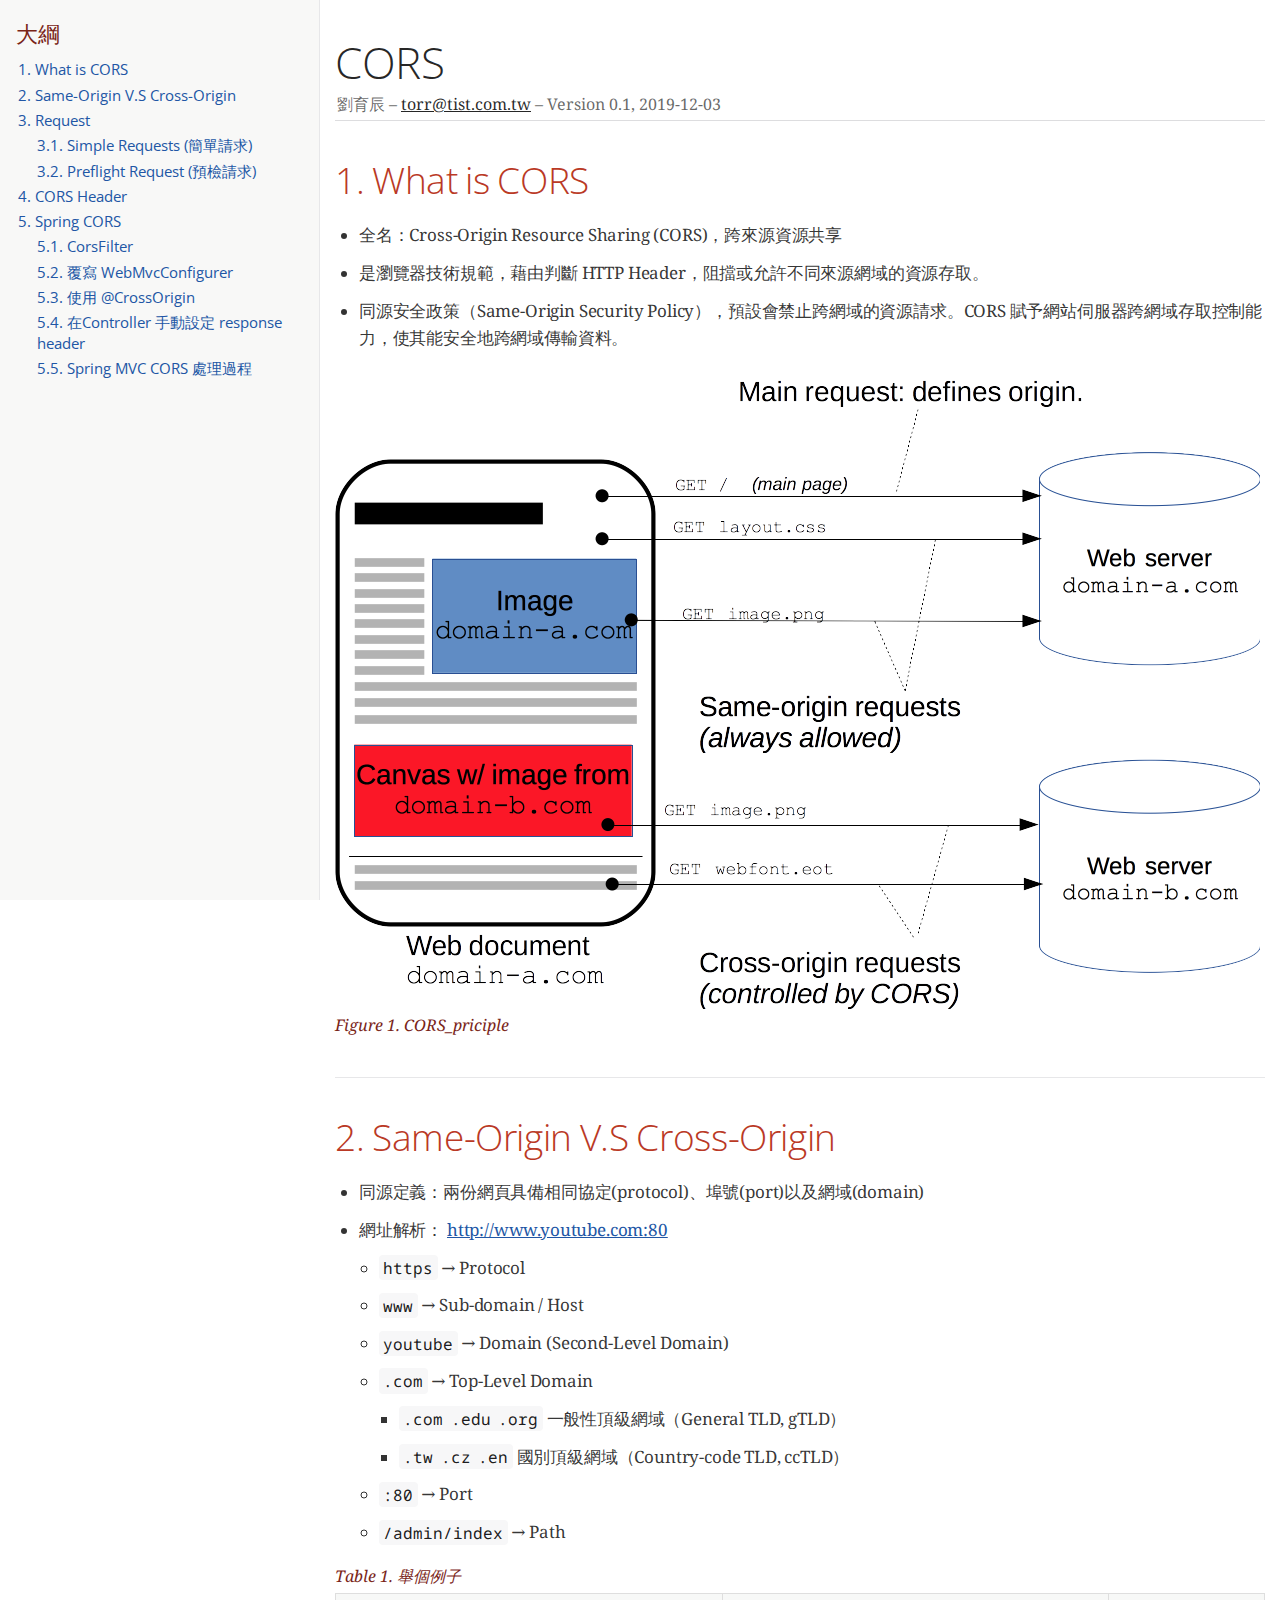
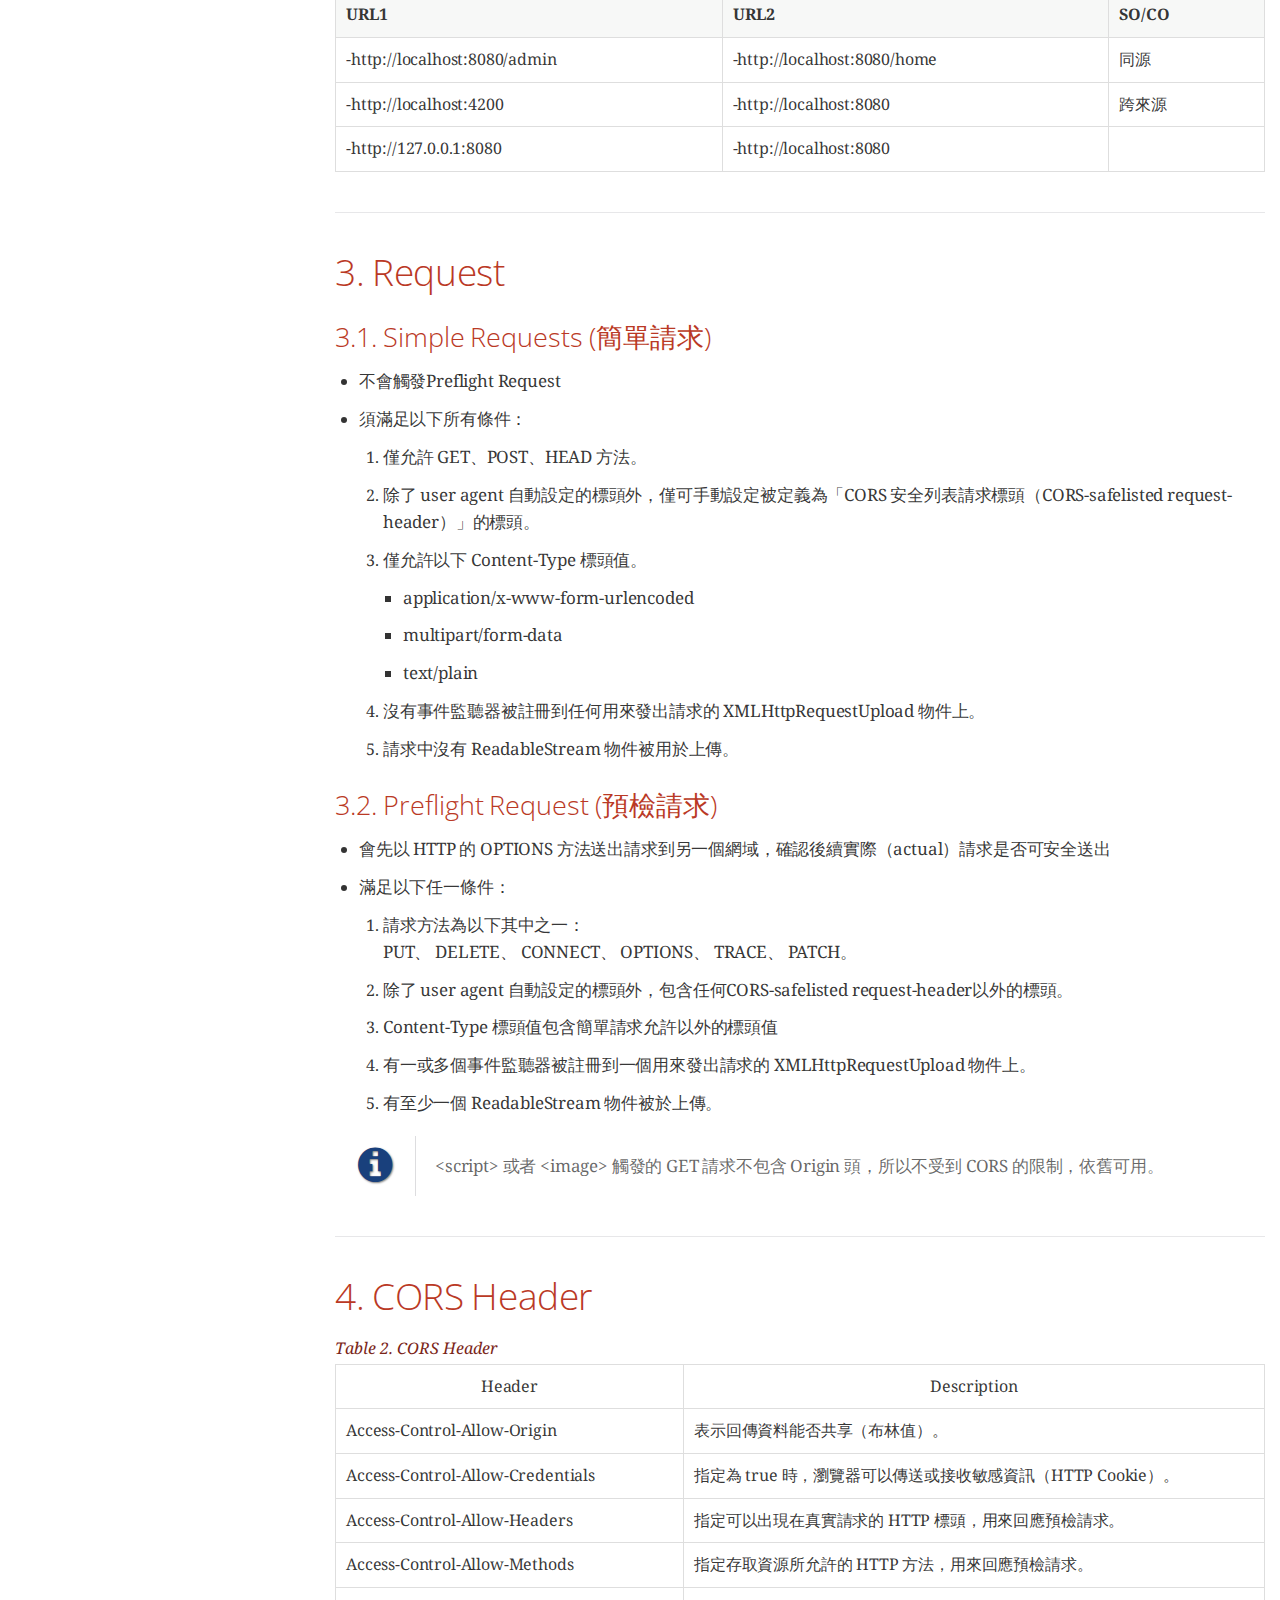
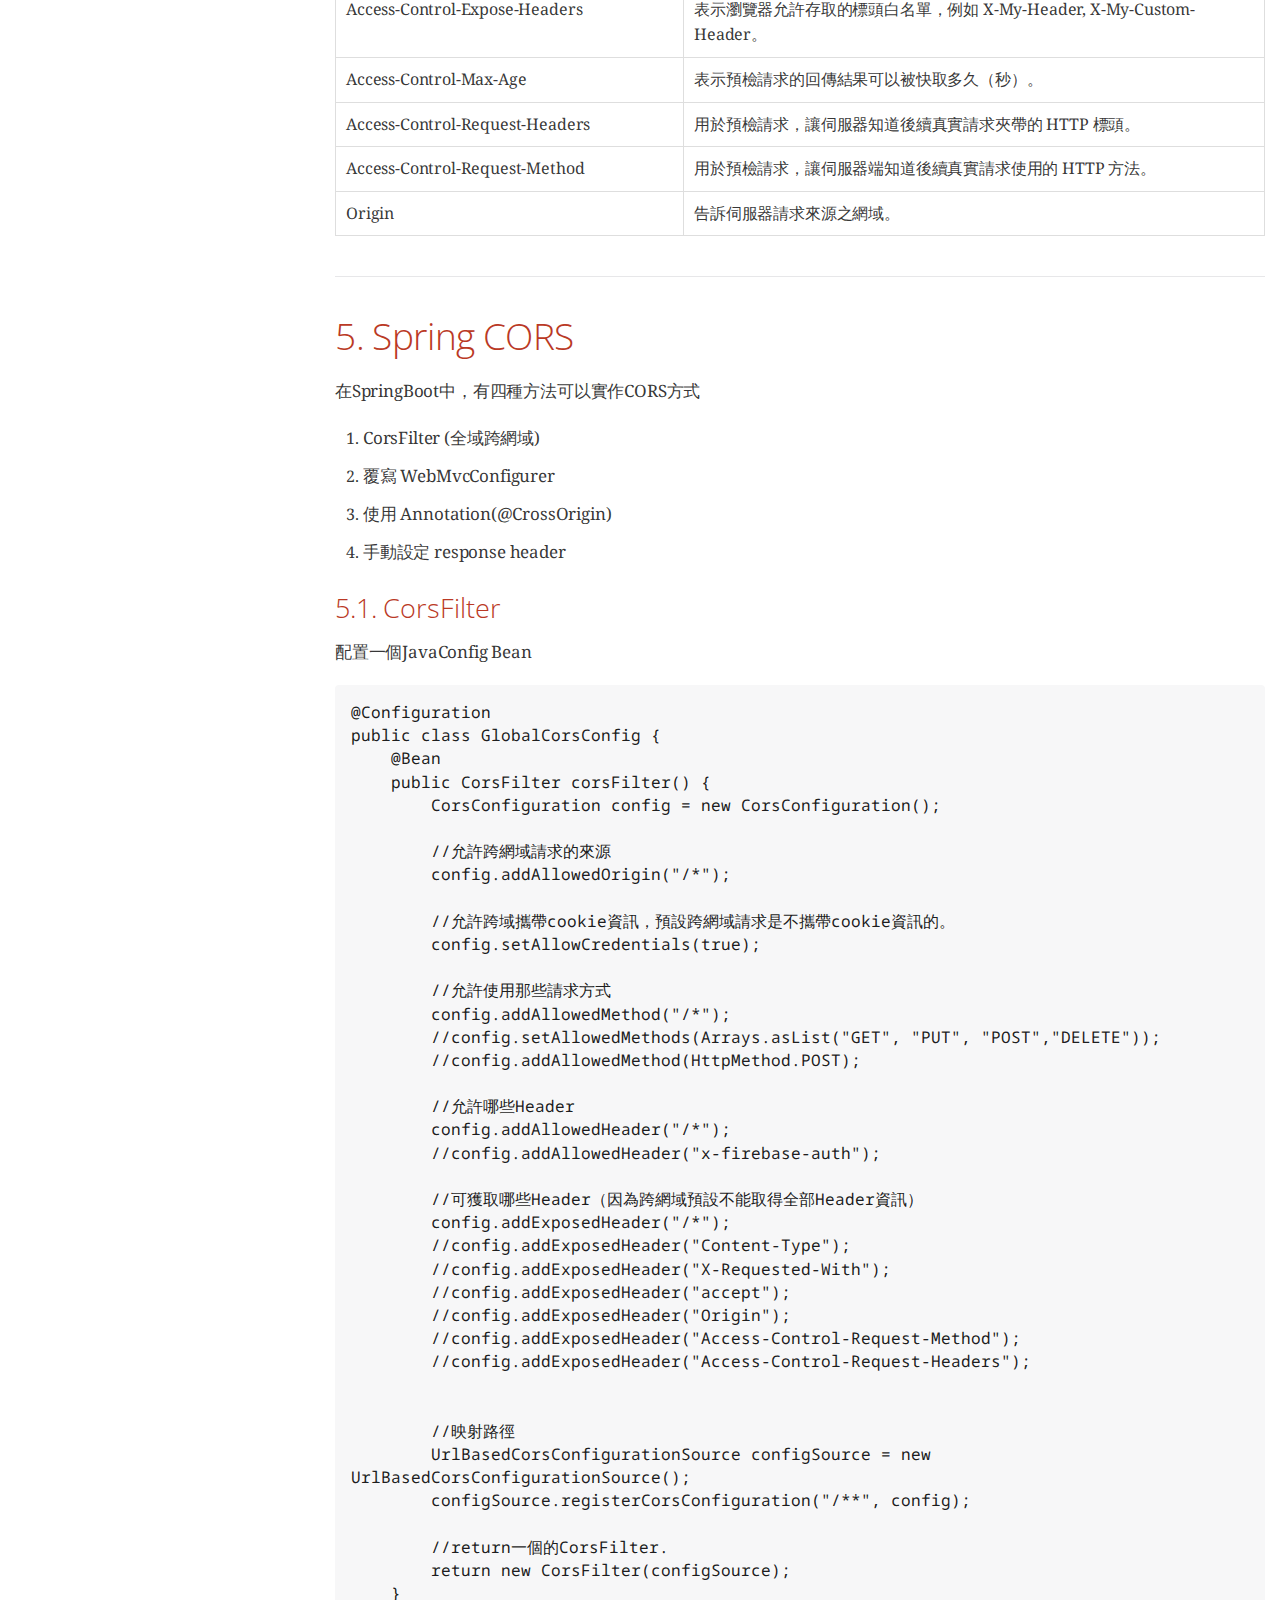
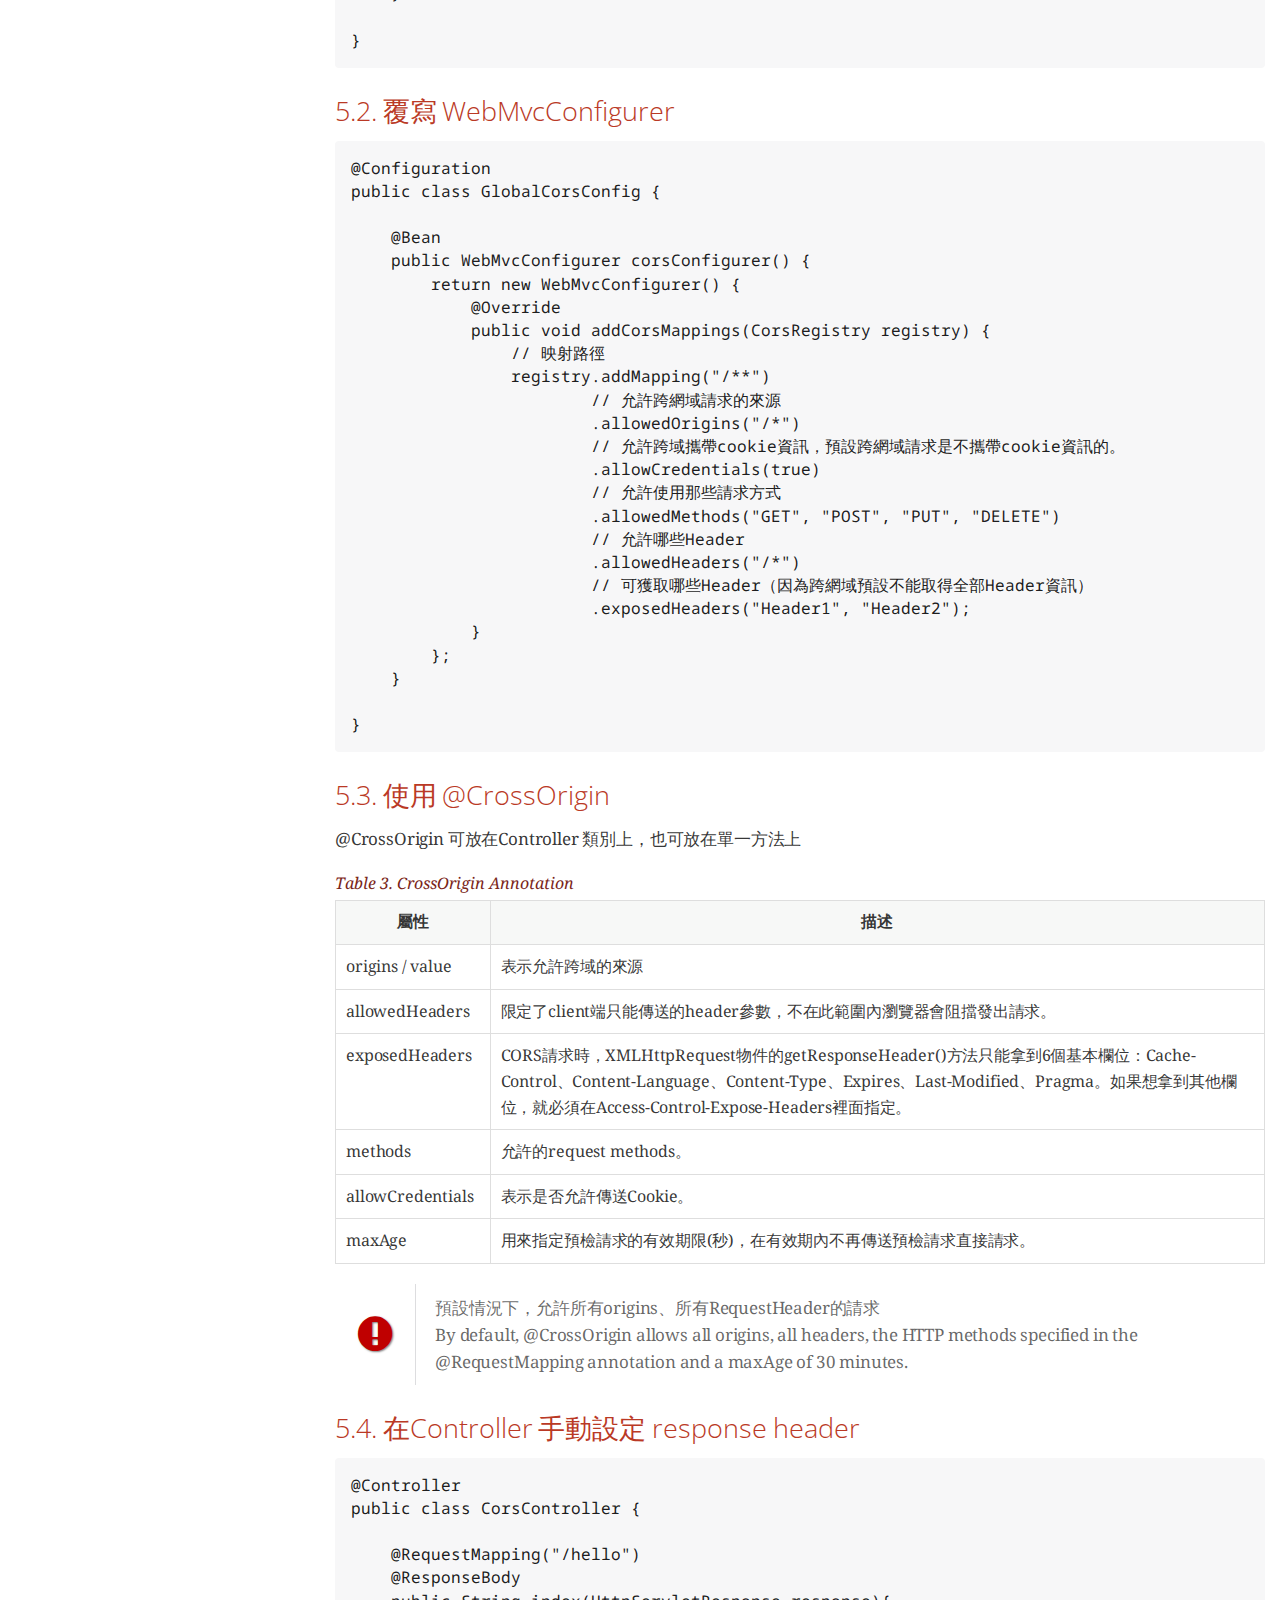
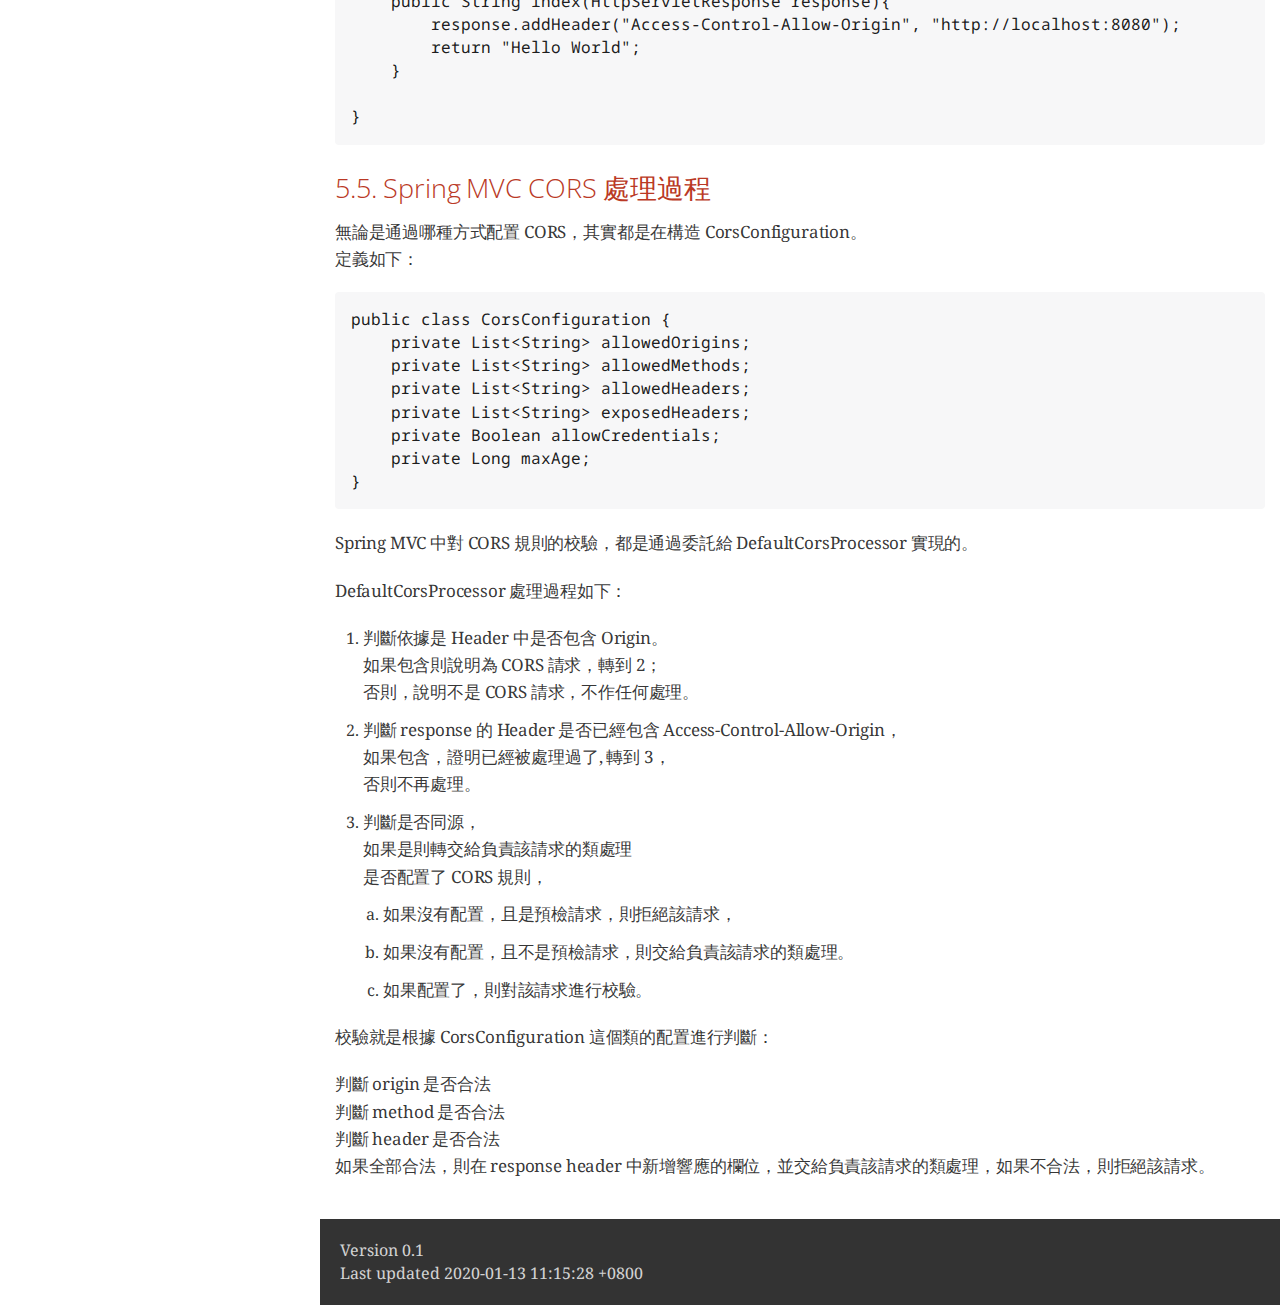
<file: adoc/javascript.html>
<!DOCTYPE html>
<html lang="en">
<head>
<meta charset="UTF-8">
<meta http-equiv="X-UA-Compatible" content="IE=edge">
<meta name="viewport" content="width=device-width, initial-scale=1.0">
<meta name="generator" content="Asciidoctor 2.0.10">
<meta name="author" content="劉育辰">
<title>CORS</title>
<link rel="stylesheet" href="https://fonts.googleapis.com/css?family=Open+Sans:300,300italic,400,400italic,600,600italic%7CNoto+Serif:400,400italic,700,700italic%7CDroid+Sans+Mono:400,700">
<style>
/* Asciidoctor default stylesheet | MIT License | https://asciidoctor.org */
/* Uncomment @import statement to use as custom stylesheet */
/*@import "https://fonts.googleapis.com/css?family=Open+Sans:300,300italic,400,400italic,600,600italic%7CNoto+Serif:400,400italic,700,700italic%7CDroid+Sans+Mono:400,700";*/
article,aside,details,figcaption,figure,footer,header,hgroup,main,nav,section{display:block}
audio,video{display:inline-block}
audio:not([controls]){display:none;height:0}
html{font-family:sans-serif;-ms-text-size-adjust:100%;-webkit-text-size-adjust:100%}
a{background:none}
a:focus{outline:thin dotted}
a:active,a:hover{outline:0}
h1{font-size:2em;margin:.67em 0}
abbr[title]{border-bottom:1px dotted}
b,strong{font-weight:bold}
dfn{font-style:italic}
hr{-moz-box-sizing:content-box;box-sizing:content-box;height:0}
mark{background:#ff0;color:#000}
code,kbd,pre,samp{font-family:monospace;font-size:1em}
pre{white-space:pre-wrap}
q{quotes:"\201C" "\201D" "\2018" "\2019"}
small{font-size:80%}
sub,sup{font-size:75%;line-height:0;position:relative;vertical-align:baseline}
sup{top:-.5em}
sub{bottom:-.25em}
img{border:0}
svg:not(:root){overflow:hidden}
figure{margin:0}
fieldset{border:1px solid silver;margin:0 2px;padding:.35em .625em .75em}
legend{border:0;padding:0}
button,input,select,textarea{font-family:inherit;font-size:100%;margin:0}
button,input{line-height:normal}
button,select{text-transform:none}
button,html input[type="button"],input[type="reset"],input[type="submit"]{-webkit-appearance:button;cursor:pointer}
button[disabled],html input[disabled]{cursor:default}
input[type="checkbox"],input[type="radio"]{box-sizing:border-box;padding:0}
button::-moz-focus-inner,input::-moz-focus-inner{border:0;padding:0}
textarea{overflow:auto;vertical-align:top}
table{border-collapse:collapse;border-spacing:0}
*,*::before,*::after{-moz-box-sizing:border-box;-webkit-box-sizing:border-box;box-sizing:border-box}
html,body{font-size:100%}
body{background:#fff;color:rgba(0,0,0,.8);padding:0;margin:0;font-family:"Noto Serif","DejaVu Serif",serif;font-weight:400;font-style:normal;line-height:1;position:relative;cursor:auto;tab-size:4;-moz-osx-font-smoothing:grayscale;-webkit-font-smoothing:antialiased}
a:hover{cursor:pointer}
img,object,embed{max-width:100%;height:auto}
object,embed{height:100%}
img{-ms-interpolation-mode:bicubic}
.left{float:left!important}
.right{float:right!important}
.text-left{text-align:left!important}
.text-right{text-align:right!important}
.text-center{text-align:center!important}
.text-justify{text-align:justify!important}
.hide{display:none}
img,object,svg{display:inline-block;vertical-align:middle}
textarea{height:auto;min-height:50px}
select{width:100%}
.center{margin-left:auto;margin-right:auto}
.stretch{width:100%}
.subheader,.admonitionblock td.content>.title,.audioblock>.title,.exampleblock>.title,.imageblock>.title,.listingblock>.title,.literalblock>.title,.stemblock>.title,.openblock>.title,.paragraph>.title,.quoteblock>.title,table.tableblock>.title,.verseblock>.title,.videoblock>.title,.dlist>.title,.olist>.title,.ulist>.title,.qlist>.title,.hdlist>.title{line-height:1.45;color:#7a2518;font-weight:400;margin-top:0;margin-bottom:.25em}
div,dl,dt,dd,ul,ol,li,h1,h2,h3,#toctitle,.sidebarblock>.content>.title,h4,h5,h6,pre,form,p,blockquote,th,td{margin:0;padding:0;direction:ltr}
a{color:#2156a5;text-decoration:underline;line-height:inherit}
a:hover,a:focus{color:#1d4b8f}
a img{border:0}
p{font-family:inherit;font-weight:400;font-size:1em;line-height:1.6;margin-bottom:1.25em;text-rendering:optimizeLegibility}
p aside{font-size:.875em;line-height:1.35;font-style:italic}
h1,h2,h3,#toctitle,.sidebarblock>.content>.title,h4,h5,h6{font-family:"Open Sans","DejaVu Sans",sans-serif;font-weight:300;font-style:normal;color:#ba3925;text-rendering:optimizeLegibility;margin-top:1em;margin-bottom:.5em;line-height:1.0125em}
h1 small,h2 small,h3 small,#toctitle small,.sidebarblock>.content>.title small,h4 small,h5 small,h6 small{font-size:60%;color:#e99b8f;line-height:0}
h1{font-size:2.125em}
h2{font-size:1.6875em}
h3,#toctitle,.sidebarblock>.content>.title{font-size:1.375em}
h4,h5{font-size:1.125em}
h6{font-size:1em}
hr{border:solid #dddddf;border-width:1px 0 0;clear:both;margin:1.25em 0 1.1875em;height:0}
em,i{font-style:italic;line-height:inherit}
strong,b{font-weight:bold;line-height:inherit}
small{font-size:60%;line-height:inherit}
code{font-family:"Droid Sans Mono","DejaVu Sans Mono",monospace;font-weight:400;color:rgba(0,0,0,.9)}
ul,ol,dl{font-size:1em;line-height:1.6;margin-bottom:1.25em;list-style-position:outside;font-family:inherit}
ul,ol{margin-left:1.5em}
ul li ul,ul li ol{margin-left:1.25em;margin-bottom:0;font-size:1em}
ul.square li ul,ul.circle li ul,ul.disc li ul{list-style:inherit}
ul.square{list-style-type:square}
ul.circle{list-style-type:circle}
ul.disc{list-style-type:disc}
ol li ul,ol li ol{margin-left:1.25em;margin-bottom:0}
dl dt{margin-bottom:.3125em;font-weight:bold}
dl dd{margin-bottom:1.25em}
abbr,acronym{text-transform:uppercase;font-size:90%;color:rgba(0,0,0,.8);border-bottom:1px dotted #ddd;cursor:help}
abbr{text-transform:none}
blockquote{margin:0 0 1.25em;padding:.5625em 1.25em 0 1.1875em;border-left:1px solid #ddd}
blockquote cite{display:block;font-size:.9375em;color:rgba(0,0,0,.6)}
blockquote cite::before{content:"\2014 \0020"}
blockquote cite a,blockquote cite a:visited{color:rgba(0,0,0,.6)}
blockquote,blockquote p{line-height:1.6;color:rgba(0,0,0,.85)}
@media screen and (min-width:768px){h1,h2,h3,#toctitle,.sidebarblock>.content>.title,h4,h5,h6{line-height:1.2}
h1{font-size:2.75em}
h2{font-size:2.3125em}
h3,#toctitle,.sidebarblock>.content>.title{font-size:1.6875em}
h4{font-size:1.4375em}}
table{background:#fff;margin-bottom:1.25em;border:solid 1px #dedede}
table thead,table tfoot{background:#f7f8f7}
table thead tr th,table thead tr td,table tfoot tr th,table tfoot tr td{padding:.5em .625em .625em;font-size:inherit;color:rgba(0,0,0,.8);text-align:left}
table tr th,table tr td{padding:.5625em .625em;font-size:inherit;color:rgba(0,0,0,.8)}
table tr.even,table tr.alt{background:#f8f8f7}
table thead tr th,table tfoot tr th,table tbody tr td,table tr td,table tfoot tr td{display:table-cell;line-height:1.6}
h1,h2,h3,#toctitle,.sidebarblock>.content>.title,h4,h5,h6{line-height:1.2;word-spacing:-.05em}
h1 strong,h2 strong,h3 strong,#toctitle strong,.sidebarblock>.content>.title strong,h4 strong,h5 strong,h6 strong{font-weight:400}
.clearfix::before,.clearfix::after,.float-group::before,.float-group::after{content:" ";display:table}
.clearfix::after,.float-group::after{clear:both}
:not(pre):not([class^=L])>code{font-size:.9375em;font-style:normal!important;letter-spacing:0;padding:.1em .5ex;word-spacing:-.15em;background:#f7f7f8;-webkit-border-radius:4px;border-radius:4px;line-height:1.45;text-rendering:optimizeSpeed;word-wrap:break-word}
:not(pre)>code.nobreak{word-wrap:normal}
:not(pre)>code.nowrap{white-space:nowrap}
pre{color:rgba(0,0,0,.9);font-family:"Droid Sans Mono","DejaVu Sans Mono",monospace;line-height:1.45;text-rendering:optimizeSpeed}
pre code,pre pre{color:inherit;font-size:inherit;line-height:inherit}
pre>code{display:block}
pre.nowrap,pre.nowrap pre{white-space:pre;word-wrap:normal}
em em{font-style:normal}
strong strong{font-weight:400}
.keyseq{color:rgba(51,51,51,.8)}
kbd{font-family:"Droid Sans Mono","DejaVu Sans Mono",monospace;display:inline-block;color:rgba(0,0,0,.8);font-size:.65em;line-height:1.45;background:#f7f7f7;border:1px solid #ccc;-webkit-border-radius:3px;border-radius:3px;-webkit-box-shadow:0 1px 0 rgba(0,0,0,.2),0 0 0 .1em white inset;box-shadow:0 1px 0 rgba(0,0,0,.2),0 0 0 .1em #fff inset;margin:0 .15em;padding:.2em .5em;vertical-align:middle;position:relative;top:-.1em;white-space:nowrap}
.keyseq kbd:first-child{margin-left:0}
.keyseq kbd:last-child{margin-right:0}
.menuseq,.menuref{color:#000}
.menuseq b:not(.caret),.menuref{font-weight:inherit}
.menuseq{word-spacing:-.02em}
.menuseq b.caret{font-size:1.25em;line-height:.8}
.menuseq i.caret{font-weight:bold;text-align:center;width:.45em}
b.button::before,b.button::after{position:relative;top:-1px;font-weight:400}
b.button::before{content:"[";padding:0 3px 0 2px}
b.button::after{content:"]";padding:0 2px 0 3px}
p a>code:hover{color:rgba(0,0,0,.9)}
#header,#content,#footnotes,#footer{width:100%;margin-left:auto;margin-right:auto;margin-top:0;margin-bottom:0;max-width:62.5em;*zoom:1;position:relative;padding-left:.9375em;padding-right:.9375em}
#header::before,#header::after,#content::before,#content::after,#footnotes::before,#footnotes::after,#footer::before,#footer::after{content:" ";display:table}
#header::after,#content::after,#footnotes::after,#footer::after{clear:both}
#content{margin-top:1.25em}
#content::before{content:none}
#header>h1:first-child{color:rgba(0,0,0,.85);margin-top:2.25rem;margin-bottom:0}
#header>h1:first-child+#toc{margin-top:8px;border-top:1px solid #dddddf}
#header>h1:only-child,body.toc2 #header>h1:nth-last-child(2){border-bottom:1px solid #dddddf;padding-bottom:8px}
#header .details{border-bottom:1px solid #dddddf;line-height:1.45;padding-top:.25em;padding-bottom:.25em;padding-left:.25em;color:rgba(0,0,0,.6);display:-ms-flexbox;display:-webkit-flex;display:flex;-ms-flex-flow:row wrap;-webkit-flex-flow:row wrap;flex-flow:row wrap}
#header .details span:first-child{margin-left:-.125em}
#header .details span.email a{color:rgba(0,0,0,.85)}
#header .details br{display:none}
#header .details br+span::before{content:"\00a0\2013\00a0"}
#header .details br+span.author::before{content:"\00a0\22c5\00a0";color:rgba(0,0,0,.85)}
#header .details br+span#revremark::before{content:"\00a0|\00a0"}
#header #revnumber{text-transform:capitalize}
#header #revnumber::after{content:"\00a0"}
#content>h1:first-child:not([class]){color:rgba(0,0,0,.85);border-bottom:1px solid #dddddf;padding-bottom:8px;margin-top:0;padding-top:1rem;margin-bottom:1.25rem}
#toc{border-bottom:1px solid #e7e7e9;padding-bottom:.5em}
#toc>ul{margin-left:.125em}
#toc ul.sectlevel0>li>a{font-style:italic}
#toc ul.sectlevel0 ul.sectlevel1{margin:.5em 0}
#toc ul{font-family:"Open Sans","DejaVu Sans",sans-serif;list-style-type:none}
#toc li{line-height:1.3334;margin-top:.3334em}
#toc a{text-decoration:none}
#toc a:active{text-decoration:underline}
#toctitle{color:#7a2518;font-size:1.2em}
@media screen and (min-width:768px){#toctitle{font-size:1.375em}
body.toc2{padding-left:15em;padding-right:0}
#toc.toc2{margin-top:0!important;background:#f8f8f7;position:fixed;width:15em;left:0;top:0;border-right:1px solid #e7e7e9;border-top-width:0!important;border-bottom-width:0!important;z-index:1000;padding:1.25em 1em;height:100%;overflow:auto}
#toc.toc2 #toctitle{margin-top:0;margin-bottom:.8rem;font-size:1.2em}
#toc.toc2>ul{font-size:.9em;margin-bottom:0}
#toc.toc2 ul ul{margin-left:0;padding-left:1em}
#toc.toc2 ul.sectlevel0 ul.sectlevel1{padding-left:0;margin-top:.5em;margin-bottom:.5em}
body.toc2.toc-right{padding-left:0;padding-right:15em}
body.toc2.toc-right #toc.toc2{border-right-width:0;border-left:1px solid #e7e7e9;left:auto;right:0}}
@media screen and (min-width:1280px){body.toc2{padding-left:20em;padding-right:0}
#toc.toc2{width:20em}
#toc.toc2 #toctitle{font-size:1.375em}
#toc.toc2>ul{font-size:.95em}
#toc.toc2 ul ul{padding-left:1.25em}
body.toc2.toc-right{padding-left:0;padding-right:20em}}
#content #toc{border-style:solid;border-width:1px;border-color:#e0e0dc;margin-bottom:1.25em;padding:1.25em;background:#f8f8f7;-webkit-border-radius:4px;border-radius:4px}
#content #toc>:first-child{margin-top:0}
#content #toc>:last-child{margin-bottom:0}
#footer{max-width:100%;background:rgba(0,0,0,.8);padding:1.25em}
#footer-text{color:rgba(255,255,255,.8);line-height:1.44}
#content{margin-bottom:.625em}
.sect1{padding-bottom:.625em}
@media screen and (min-width:768px){#content{margin-bottom:1.25em}
.sect1{padding-bottom:1.25em}}
.sect1:last-child{padding-bottom:0}
.sect1+.sect1{border-top:1px solid #e7e7e9}
#content h1>a.anchor,h2>a.anchor,h3>a.anchor,#toctitle>a.anchor,.sidebarblock>.content>.title>a.anchor,h4>a.anchor,h5>a.anchor,h6>a.anchor{position:absolute;z-index:1001;width:1.5ex;margin-left:-1.5ex;display:block;text-decoration:none!important;visibility:hidden;text-align:center;font-weight:400}
#content h1>a.anchor::before,h2>a.anchor::before,h3>a.anchor::before,#toctitle>a.anchor::before,.sidebarblock>.content>.title>a.anchor::before,h4>a.anchor::before,h5>a.anchor::before,h6>a.anchor::before{content:"\00A7";font-size:.85em;display:block;padding-top:.1em}
#content h1:hover>a.anchor,#content h1>a.anchor:hover,h2:hover>a.anchor,h2>a.anchor:hover,h3:hover>a.anchor,#toctitle:hover>a.anchor,.sidebarblock>.content>.title:hover>a.anchor,h3>a.anchor:hover,#toctitle>a.anchor:hover,.sidebarblock>.content>.title>a.anchor:hover,h4:hover>a.anchor,h4>a.anchor:hover,h5:hover>a.anchor,h5>a.anchor:hover,h6:hover>a.anchor,h6>a.anchor:hover{visibility:visible}
#content h1>a.link,h2>a.link,h3>a.link,#toctitle>a.link,.sidebarblock>.content>.title>a.link,h4>a.link,h5>a.link,h6>a.link{color:#ba3925;text-decoration:none}
#content h1>a.link:hover,h2>a.link:hover,h3>a.link:hover,#toctitle>a.link:hover,.sidebarblock>.content>.title>a.link:hover,h4>a.link:hover,h5>a.link:hover,h6>a.link:hover{color:#a53221}
details,.audioblock,.imageblock,.literalblock,.listingblock,.stemblock,.videoblock{margin-bottom:1.25em}
details>summary:first-of-type{cursor:pointer;display:list-item;outline:none;margin-bottom:.75em}
.admonitionblock td.content>.title,.audioblock>.title,.exampleblock>.title,.imageblock>.title,.listingblock>.title,.literalblock>.title,.stemblock>.title,.openblock>.title,.paragraph>.title,.quoteblock>.title,table.tableblock>.title,.verseblock>.title,.videoblock>.title,.dlist>.title,.olist>.title,.ulist>.title,.qlist>.title,.hdlist>.title{text-rendering:optimizeLegibility;text-align:left;font-family:"Noto Serif","DejaVu Serif",serif;font-size:1rem;font-style:italic}
table.tableblock.fit-content>caption.title{white-space:nowrap;width:0}
.paragraph.lead>p,#preamble>.sectionbody>[class="paragraph"]:first-of-type p{font-size:1.21875em;line-height:1.6;color:rgba(0,0,0,.85)}
table.tableblock #preamble>.sectionbody>[class="paragraph"]:first-of-type p{font-size:inherit}
.admonitionblock>table{border-collapse:separate;border:0;background:none;width:100%}
.admonitionblock>table td.icon{text-align:center;width:80px}
.admonitionblock>table td.icon img{max-width:none}
.admonitionblock>table td.icon .title{font-weight:bold;font-family:"Open Sans","DejaVu Sans",sans-serif;text-transform:uppercase}
.admonitionblock>table td.content{padding-left:1.125em;padding-right:1.25em;border-left:1px solid #dddddf;color:rgba(0,0,0,.6)}
.admonitionblock>table td.content>:last-child>:last-child{margin-bottom:0}
.exampleblock>.content{border-style:solid;border-width:1px;border-color:#e6e6e6;margin-bottom:1.25em;padding:1.25em;background:#fff;-webkit-border-radius:4px;border-radius:4px}
.exampleblock>.content>:first-child{margin-top:0}
.exampleblock>.content>:last-child{margin-bottom:0}
.sidebarblock{border-style:solid;border-width:1px;border-color:#dbdbd6;margin-bottom:1.25em;padding:1.25em;background:#f3f3f2;-webkit-border-radius:4px;border-radius:4px}
.sidebarblock>:first-child{margin-top:0}
.sidebarblock>:last-child{margin-bottom:0}
.sidebarblock>.content>.title{color:#7a2518;margin-top:0;text-align:center}
.exampleblock>.content>:last-child>:last-child,.exampleblock>.content .olist>ol>li:last-child>:last-child,.exampleblock>.content .ulist>ul>li:last-child>:last-child,.exampleblock>.content .qlist>ol>li:last-child>:last-child,.sidebarblock>.content>:last-child>:last-child,.sidebarblock>.content .olist>ol>li:last-child>:last-child,.sidebarblock>.content .ulist>ul>li:last-child>:last-child,.sidebarblock>.content .qlist>ol>li:last-child>:last-child{margin-bottom:0}
.literalblock pre,.listingblock>.content>pre{-webkit-border-radius:4px;border-radius:4px;word-wrap:break-word;overflow-x:auto;padding:1em;font-size:.8125em}
@media screen and (min-width:768px){.literalblock pre,.listingblock>.content>pre{font-size:.90625em}}
@media screen and (min-width:1280px){.literalblock pre,.listingblock>.content>pre{font-size:1em}}
.literalblock pre,.listingblock>.content>pre:not(.highlight),.listingblock>.content>pre[class="highlight"],.listingblock>.content>pre[class^="highlight "]{background:#f7f7f8}
.literalblock.output pre{color:#f7f7f8;background:rgba(0,0,0,.9)}
.listingblock>.content{position:relative}
.listingblock code[data-lang]::before{display:none;content:attr(data-lang);position:absolute;font-size:.75em;top:.425rem;right:.5rem;line-height:1;text-transform:uppercase;color:inherit;opacity:.5}
.listingblock:hover code[data-lang]::before{display:block}
.listingblock.terminal pre .command::before{content:attr(data-prompt);padding-right:.5em;color:inherit;opacity:.5}
.listingblock.terminal pre .command:not([data-prompt])::before{content:"$"}
.listingblock pre.highlightjs{padding:0}
.listingblock pre.highlightjs>code{padding:1em;-webkit-border-radius:4px;border-radius:4px}
.listingblock pre.prettyprint{border-width:0}
.prettyprint{background:#f7f7f8}
pre.prettyprint .linenums{line-height:1.45;margin-left:2em}
pre.prettyprint li{background:none;list-style-type:inherit;padding-left:0}
pre.prettyprint li code[data-lang]::before{opacity:1}
pre.prettyprint li:not(:first-child) code[data-lang]::before{display:none}
table.linenotable{border-collapse:separate;border:0;margin-bottom:0;background:none}
table.linenotable td[class]{color:inherit;vertical-align:top;padding:0;line-height:inherit;white-space:normal}
table.linenotable td.code{padding-left:.75em}
table.linenotable td.linenos{border-right:1px solid currentColor;opacity:.35;padding-right:.5em}
pre.pygments .lineno{border-right:1px solid currentColor;opacity:.35;display:inline-block;margin-right:.75em}
pre.pygments .lineno::before{content:"";margin-right:-.125em}
.quoteblock{margin:0 1em 1.25em 1.5em;display:table}
.quoteblock:not(.excerpt)>.title{margin-left:-1.5em;margin-bottom:.75em}
.quoteblock blockquote,.quoteblock p{color:rgba(0,0,0,.85);font-size:1.15rem;line-height:1.75;word-spacing:.1em;letter-spacing:0;font-style:italic;text-align:justify}
.quoteblock blockquote{margin:0;padding:0;border:0}
.quoteblock blockquote::before{content:"\201c";float:left;font-size:2.75em;font-weight:bold;line-height:.6em;margin-left:-.6em;color:#7a2518;text-shadow:0 1px 2px rgba(0,0,0,.1)}
.quoteblock blockquote>.paragraph:last-child p{margin-bottom:0}
.quoteblock .attribution{margin-top:.75em;margin-right:.5ex;text-align:right}
.verseblock{margin:0 1em 1.25em}
.verseblock pre{font-family:"Open Sans","DejaVu Sans",sans;font-size:1.15rem;color:rgba(0,0,0,.85);font-weight:300;text-rendering:optimizeLegibility}
.verseblock pre strong{font-weight:400}
.verseblock .attribution{margin-top:1.25rem;margin-left:.5ex}
.quoteblock .attribution,.verseblock .attribution{font-size:.9375em;line-height:1.45;font-style:italic}
.quoteblock .attribution br,.verseblock .attribution br{display:none}
.quoteblock .attribution cite,.verseblock .attribution cite{display:block;letter-spacing:-.025em;color:rgba(0,0,0,.6)}
.quoteblock.abstract blockquote::before,.quoteblock.excerpt blockquote::before,.quoteblock .quoteblock blockquote::before{display:none}
.quoteblock.abstract blockquote,.quoteblock.abstract p,.quoteblock.excerpt blockquote,.quoteblock.excerpt p,.quoteblock .quoteblock blockquote,.quoteblock .quoteblock p{line-height:1.6;word-spacing:0}
.quoteblock.abstract{margin:0 1em 1.25em;display:block}
.quoteblock.abstract>.title{margin:0 0 .375em;font-size:1.15em;text-align:center}
.quoteblock.excerpt>blockquote,.quoteblock .quoteblock{padding:0 0 .25em 1em;border-left:.25em solid #dddddf}
.quoteblock.excerpt,.quoteblock .quoteblock{margin-left:0}
.quoteblock.excerpt blockquote,.quoteblock.excerpt p,.quoteblock .quoteblock blockquote,.quoteblock .quoteblock p{color:inherit;font-size:1.0625rem}
.quoteblock.excerpt .attribution,.quoteblock .quoteblock .attribution{color:inherit;text-align:left;margin-right:0}
table.tableblock{max-width:100%;border-collapse:separate}
p.tableblock:last-child{margin-bottom:0}
td.tableblock>.content>:last-child{margin-bottom:-1.25em}
td.tableblock>.content>:last-child.sidebarblock{margin-bottom:0}
table.tableblock,th.tableblock,td.tableblock{border:0 solid #dedede}
table.grid-all>thead>tr>.tableblock,table.grid-all>tbody>tr>.tableblock{border-width:0 1px 1px 0}
table.grid-all>tfoot>tr>.tableblock{border-width:1px 1px 0 0}
table.grid-cols>*>tr>.tableblock{border-width:0 1px 0 0}
table.grid-rows>thead>tr>.tableblock,table.grid-rows>tbody>tr>.tableblock{border-width:0 0 1px}
table.grid-rows>tfoot>tr>.tableblock{border-width:1px 0 0}
table.grid-all>*>tr>.tableblock:last-child,table.grid-cols>*>tr>.tableblock:last-child{border-right-width:0}
table.grid-all>tbody>tr:last-child>.tableblock,table.grid-all>thead:last-child>tr>.tableblock,table.grid-rows>tbody>tr:last-child>.tableblock,table.grid-rows>thead:last-child>tr>.tableblock{border-bottom-width:0}
table.frame-all{border-width:1px}
table.frame-sides{border-width:0 1px}
table.frame-topbot,table.frame-ends{border-width:1px 0}
table.stripes-all tr,table.stripes-odd tr:nth-of-type(odd),table.stripes-even tr:nth-of-type(even),table.stripes-hover tr:hover{background:#f8f8f7}
th.halign-left,td.halign-left{text-align:left}
th.halign-right,td.halign-right{text-align:right}
th.halign-center,td.halign-center{text-align:center}
th.valign-top,td.valign-top{vertical-align:top}
th.valign-bottom,td.valign-bottom{vertical-align:bottom}
th.valign-middle,td.valign-middle{vertical-align:middle}
table thead th,table tfoot th{font-weight:bold}
tbody tr th{display:table-cell;line-height:1.6;background:#f7f8f7}
tbody tr th,tbody tr th p,tfoot tr th,tfoot tr th p{color:rgba(0,0,0,.8);font-weight:bold}
p.tableblock>code:only-child{background:none;padding:0}
p.tableblock{font-size:1em}
ol{margin-left:1.75em}
ul li ol{margin-left:1.5em}
dl dd{margin-left:1.125em}
dl dd:last-child,dl dd:last-child>:last-child{margin-bottom:0}
ol>li p,ul>li p,ul dd,ol dd,.olist .olist,.ulist .ulist,.ulist .olist,.olist .ulist{margin-bottom:.625em}
ul.checklist,ul.none,ol.none,ul.no-bullet,ol.no-bullet,ol.unnumbered,ul.unstyled,ol.unstyled{list-style-type:none}
ul.no-bullet,ol.no-bullet,ol.unnumbered{margin-left:.625em}
ul.unstyled,ol.unstyled{margin-left:0}
ul.checklist{margin-left:.625em}
ul.checklist li>p:first-child>.fa-square-o:first-child,ul.checklist li>p:first-child>.fa-check-square-o:first-child{width:1.25em;font-size:.8em;position:relative;bottom:.125em}
ul.checklist li>p:first-child>input[type="checkbox"]:first-child{margin-right:.25em}
ul.inline{display:-ms-flexbox;display:-webkit-box;display:flex;-ms-flex-flow:row wrap;-webkit-flex-flow:row wrap;flex-flow:row wrap;list-style:none;margin:0 0 .625em -1.25em}
ul.inline>li{margin-left:1.25em}
.unstyled dl dt{font-weight:400;font-style:normal}
ol.arabic{list-style-type:decimal}
ol.decimal{list-style-type:decimal-leading-zero}
ol.loweralpha{list-style-type:lower-alpha}
ol.upperalpha{list-style-type:upper-alpha}
ol.lowerroman{list-style-type:lower-roman}
ol.upperroman{list-style-type:upper-roman}
ol.lowergreek{list-style-type:lower-greek}
.hdlist>table,.colist>table{border:0;background:none}
.hdlist>table>tbody>tr,.colist>table>tbody>tr{background:none}
td.hdlist1,td.hdlist2{vertical-align:top;padding:0 .625em}
td.hdlist1{font-weight:bold;padding-bottom:1.25em}
.literalblock+.colist,.listingblock+.colist{margin-top:-.5em}
.colist td:not([class]):first-child{padding:.4em .75em 0;line-height:1;vertical-align:top}
.colist td:not([class]):first-child img{max-width:none}
.colist td:not([class]):last-child{padding:.25em 0}
.thumb,.th{line-height:0;display:inline-block;border:solid 4px #fff;-webkit-box-shadow:0 0 0 1px #ddd;box-shadow:0 0 0 1px #ddd}
.imageblock.left{margin:.25em .625em 1.25em 0}
.imageblock.right{margin:.25em 0 1.25em .625em}
.imageblock>.title{margin-bottom:0}
.imageblock.thumb,.imageblock.th{border-width:6px}
.imageblock.thumb>.title,.imageblock.th>.title{padding:0 .125em}
.image.left,.image.right{margin-top:.25em;margin-bottom:.25em;display:inline-block;line-height:0}
.image.left{margin-right:.625em}
.image.right{margin-left:.625em}
a.image{text-decoration:none;display:inline-block}
a.image object{pointer-events:none}
sup.footnote,sup.footnoteref{font-size:.875em;position:static;vertical-align:super}
sup.footnote a,sup.footnoteref a{text-decoration:none}
sup.footnote a:active,sup.footnoteref a:active{text-decoration:underline}
#footnotes{padding-top:.75em;padding-bottom:.75em;margin-bottom:.625em}
#footnotes hr{width:20%;min-width:6.25em;margin:-.25em 0 .75em;border-width:1px 0 0}
#footnotes .footnote{padding:0 .375em 0 .225em;line-height:1.3334;font-size:.875em;margin-left:1.2em;margin-bottom:.2em}
#footnotes .footnote a:first-of-type{font-weight:bold;text-decoration:none;margin-left:-1.05em}
#footnotes .footnote:last-of-type{margin-bottom:0}
#content #footnotes{margin-top:-.625em;margin-bottom:0;padding:.75em 0}
.gist .file-data>table{border:0;background:#fff;width:100%;margin-bottom:0}
.gist .file-data>table td.line-data{width:99%}
div.unbreakable{page-break-inside:avoid}
.big{font-size:larger}
.small{font-size:smaller}
.underline{text-decoration:underline}
.overline{text-decoration:overline}
.line-through{text-decoration:line-through}
.aqua{color:#00bfbf}
.aqua-background{background:#00fafa}
.black{color:#000}
.black-background{background:#000}
.blue{color:#0000bf}
.blue-background{background:#0000fa}
.fuchsia{color:#bf00bf}
.fuchsia-background{background:#fa00fa}
.gray{color:#606060}
.gray-background{background:#7d7d7d}
.green{color:#006000}
.green-background{background:#007d00}
.lime{color:#00bf00}
.lime-background{background:#00fa00}
.maroon{color:#600000}
.maroon-background{background:#7d0000}
.navy{color:#000060}
.navy-background{background:#00007d}
.olive{color:#606000}
.olive-background{background:#7d7d00}
.purple{color:#600060}
.purple-background{background:#7d007d}
.red{color:#bf0000}
.red-background{background:#fa0000}
.silver{color:#909090}
.silver-background{background:#bcbcbc}
.teal{color:#006060}
.teal-background{background:#007d7d}
.white{color:#bfbfbf}
.white-background{background:#fafafa}
.yellow{color:#bfbf00}
.yellow-background{background:#fafa00}
span.icon>.fa{cursor:default}
a span.icon>.fa{cursor:inherit}
.admonitionblock td.icon [class^="fa icon-"]{font-size:2.5em;text-shadow:1px 1px 2px rgba(0,0,0,.5);cursor:default}
.admonitionblock td.icon .icon-note::before{content:"\f05a";color:#19407c}
.admonitionblock td.icon .icon-tip::before{content:"\f0eb";text-shadow:1px 1px 2px rgba(155,155,0,.8);color:#111}
.admonitionblock td.icon .icon-warning::before{content:"\f071";color:#bf6900}
.admonitionblock td.icon .icon-caution::before{content:"\f06d";color:#bf3400}
.admonitionblock td.icon .icon-important::before{content:"\f06a";color:#bf0000}
.conum[data-value]{display:inline-block;color:#fff!important;background:rgba(0,0,0,.8);-webkit-border-radius:100px;border-radius:100px;text-align:center;font-size:.75em;width:1.67em;height:1.67em;line-height:1.67em;font-family:"Open Sans","DejaVu Sans",sans-serif;font-style:normal;font-weight:bold}
.conum[data-value] *{color:#fff!important}
.conum[data-value]+b{display:none}
.conum[data-value]::after{content:attr(data-value)}
pre .conum[data-value]{position:relative;top:-.125em}
b.conum *{color:inherit!important}
.conum:not([data-value]):empty{display:none}
dt,th.tableblock,td.content,div.footnote{text-rendering:optimizeLegibility}
h1,h2,p,td.content,span.alt{letter-spacing:-.01em}
p strong,td.content strong,div.footnote strong{letter-spacing:-.005em}
p,blockquote,dt,td.content,span.alt{font-size:1.0625rem}
p{margin-bottom:1.25rem}
.sidebarblock p,.sidebarblock dt,.sidebarblock td.content,p.tableblock{font-size:1em}
.exampleblock>.content{background:#fffef7;border-color:#e0e0dc;-webkit-box-shadow:0 1px 4px #e0e0dc;box-shadow:0 1px 4px #e0e0dc}
.print-only{display:none!important}
@page{margin:1.25cm .75cm}
@media print{*{-webkit-box-shadow:none!important;box-shadow:none!important;text-shadow:none!important}
html{font-size:80%}
a{color:inherit!important;text-decoration:underline!important}
a.bare,a[href^="#"],a[href^="mailto:"]{text-decoration:none!important}
a[href^="http:"]:not(.bare)::after,a[href^="https:"]:not(.bare)::after{content:"(" attr(href) ")";display:inline-block;font-size:.875em;padding-left:.25em}
abbr[title]::after{content:" (" attr(title) ")"}
pre,blockquote,tr,img,object,svg{page-break-inside:avoid}
thead{display:table-header-group}
svg{max-width:100%}
p,blockquote,dt,td.content{font-size:1em;orphans:3;widows:3}
h2,h3,#toctitle,.sidebarblock>.content>.title{page-break-after:avoid}
#toc,.sidebarblock,.exampleblock>.content{background:none!important}
#toc{border-bottom:1px solid #dddddf!important;padding-bottom:0!important}
body.book #header{text-align:center}
body.book #header>h1:first-child{border:0!important;margin:2.5em 0 1em}
body.book #header .details{border:0!important;display:block;padding:0!important}
body.book #header .details span:first-child{margin-left:0!important}
body.book #header .details br{display:block}
body.book #header .details br+span::before{content:none!important}
body.book #toc{border:0!important;text-align:left!important;padding:0!important;margin:0!important}
body.book #toc,body.book #preamble,body.book h1.sect0,body.book .sect1>h2{page-break-before:always}
.listingblock code[data-lang]::before{display:block}
#footer{padding:0 .9375em}
.hide-on-print{display:none!important}
.print-only{display:block!important}
.hide-for-print{display:none!important}
.show-for-print{display:inherit!important}}
@media print,amzn-kf8{#header>h1:first-child{margin-top:1.25rem}
.sect1{padding:0!important}
.sect1+.sect1{border:0}
#footer{background:none}
#footer-text{color:rgba(0,0,0,.6);font-size:.9em}}
@media amzn-kf8{#header,#content,#footnotes,#footer{padding:0}}
</style>
<link rel="stylesheet" href="https://cdnjs.cloudflare.com/ajax/libs/font-awesome/4.7.0/css/font-awesome.min.css">
</head>
<body class="article toc2 toc-left">
<div id="header">
<h1>CORS</h1>
<div class="details">
<span id="author" class="author">劉育辰</span><br>
<span id="email" class="email"><a href="mailto:torr@tist.com.tw">torr@tist.com.tw</a></span><br>
<span id="revnumber">version 0.1,</span>
<span id="revdate">2019-12-03</span>
</div>
<div id="toc" class="toc2">
<div id="toctitle">大綱</div>
<ul class="sectlevel1">
<li><a href="#_what_is_cors">1. What is CORS</a></li>
<li><a href="#_same_origin_v_s_cross_origin">2. Same-Origin V.S Cross-Origin</a></li>
<li><a href="#_request">3. Request</a>
<ul class="sectlevel2">
<li><a href="#_simple_requests_簡單請求">3.1. Simple Requests (簡單請求)</a></li>
<li><a href="#_preflight_request_預檢請求">3.2. Preflight Request (預檢請求)</a></li>
</ul>
</li>
<li><a href="#_cors_header">4. CORS Header</a></li>
<li><a href="#_spring_cors">5. Spring CORS</a>
<ul class="sectlevel2">
<li><a href="#_corsfilter">5.1. CorsFilter</a></li>
<li><a href="#_覆寫_webmvcconfigurer">5.2. 覆寫 WebMvcConfigurer</a></li>
<li><a href="#_使用_crossorigin">5.3. 使用 @CrossOrigin<br></a></li>
<li><a href="#_在controller_手動設定_response_header">5.4. 在Controller 手動設定 response header</a></li>
<li><a href="#_spring_mvc_cors_處理過程">5.5. Spring MVC CORS 處理過程</a></li>
</ul>
</li>
</ul>
</div>
</div>
<div id="content">
<div class="sect1">
<h2 id="_what_is_cors"><a class="anchor" href="#_what_is_cors"></a>1. What is CORS</h2>
<div class="sectionbody">
<div class="ulist">
<ul>
<li>
<p>全名：Cross-Origin Resource Sharing (CORS)，跨來源資源共享</p>
</li>
<li>
<p>是瀏覽器技術規範，藉由判斷 HTTP Header，阻擋或允許不同來源網域的資源存取。<br></p>
</li>
<li>
<p>同源安全政策（Same-Origin Security Policy），預設會禁止跨網域的資源請求。CORS 賦予網站伺服器跨網域存取控制能力，使其能安全地跨網域傳輸資料。</p>
</li>
</ul>
</div>
<div class="imageblock">
<div class="content">
<img src="[data-uri]" alt="CORS_priciple">
</div>
<div class="title">Figure 1. CORS_priciple</div>
</div>
</div>
</div>
<div class="sect1">
<h2 id="_same_origin_v_s_cross_origin"><a class="anchor" href="#_same_origin_v_s_cross_origin"></a>2. Same-Origin V.S Cross-Origin</h2>
<div class="sectionbody">
<div class="ulist">
<ul>
<li>
<p>同源定義：兩份網頁具備相同協定(protocol)、埠號(port)以及網域(domain)</p>
</li>
<li>
<p>網址解析： <a href="http://www.youtube.com:80" class="bare">http://www.youtube.com:80</a></p>
<div class="ulist">
<ul>
<li>
<p><code>https</code> &#8594; Protocol</p>
</li>
<li>
<p><code>www</code> &#8594; Sub-domain / Host</p>
</li>
<li>
<p><code>youtube</code> &#8594; Domain (Second-Level Domain)</p>
</li>
<li>
<p><code>.com</code> &#8594; Top-Level Domain</p>
<div class="ulist">
<ul>
<li>
<p><code>.com .edu .org</code> 一般性頂級網域（General TLD, gTLD）</p>
</li>
<li>
<p><code>.tw .cz .en</code> 國別頂級網域（Country-code TLD, ccTLD）</p>
</li>
</ul>
</div>
</li>
<li>
<p><code>:80</code> &#8594; Port</p>
</li>
<li>
<p><code>/admin/index</code> &#8594; Path</p>
</li>
</ul>
</div>
</li>
</ul>
</div>
<table class="tableblock frame-all grid-all stretch">
<caption class="title">Table 1. 舉個例子</caption>
<colgroup>
<col style="width: 41.6666%;">
<col style="width: 41.6666%;">
<col style="width: 16.6668%;">
</colgroup>
<thead>
<tr>
<th class="tableblock halign-left valign-top">URL1</th>
<th class="tableblock halign-left valign-top">URL2</th>
<th class="tableblock halign-left valign-top">SO/CO</th>
</tr>
</thead>
<tbody>
<tr>
<td class="tableblock halign-left valign-top"><p class="tableblock">-http://localhost:8080/admin</p></td>
<td class="tableblock halign-left valign-top"><p class="tableblock">-http://localhost:8080/home</p></td>
<td class="tableblock halign-left valign-top"><p class="tableblock">同源</p></td>
</tr>
<tr>
<td class="tableblock halign-left valign-top"><p class="tableblock">-http://localhost:4200</p></td>
<td class="tableblock halign-left valign-top"><p class="tableblock">-http://localhost:8080</p></td>
<td class="tableblock halign-left valign-top"><p class="tableblock">跨來源</p></td>
</tr>
<tr>
<td class="tableblock halign-left valign-top"><p class="tableblock">-http://127.0.0.1:8080</p></td>
<td class="tableblock halign-left valign-top"><p class="tableblock">-http://localhost:8080</p></td>
<td class="tableblock halign-left valign-top"></td>
</tr>
</tbody>
</table>
</div>
</div>
<div class="sect1">
<h2 id="_request"><a class="anchor" href="#_request"></a>3. Request</h2>
<div class="sectionbody">
<div class="sect2">
<h3 id="_simple_requests_簡單請求"><a class="anchor" href="#_simple_requests_簡單請求"></a>3.1. Simple Requests (簡單請求)</h3>
<div class="ulist">
<ul>
<li>
<p>不會觸發Preflight Request</p>
</li>
<li>
<p>須滿足以下所有條件：</p>
<div class="olist arabic">
<ol class="arabic">
<li>
<p>僅允許 GET、POST、HEAD 方法。</p>
</li>
<li>
<p>除了 user agent 自動設定的標頭外，僅可手動設定被定義為「CORS 安全列表請求標頭（CORS-safelisted request-header）」的標頭。</p>
</li>
<li>
<p>僅允許以下 Content-Type 標頭值。</p>
<div class="ulist">
<ul>
<li>
<p>application/x-www-form-urlencoded</p>
</li>
<li>
<p>multipart/form-data</p>
</li>
<li>
<p>text/plain</p>
</li>
</ul>
</div>
</li>
<li>
<p>沒有事件監聽器被註冊到任何用來發出請求的 XMLHttpRequestUpload 物件上。</p>
</li>
<li>
<p>請求中沒有 ReadableStream 物件被用於上傳。</p>
</li>
</ol>
</div>
</li>
</ul>
</div>
</div>
<div class="sect2">
<h3 id="_preflight_request_預檢請求"><a class="anchor" href="#_preflight_request_預檢請求"></a>3.2. Preflight Request (預檢請求)</h3>
<div class="ulist">
<ul>
<li>
<p>會先以 HTTP 的 OPTIONS 方法送出請求到另一個網域，確認後續實際（actual）請求是否可安全送出</p>
</li>
<li>
<p>滿足以下任一條件：</p>
<div class="olist arabic">
<ol class="arabic">
<li>
<p>請求方法為以下其中之一：<br>
PUT、 DELETE、 CONNECT、 OPTIONS、 TRACE、 PATCH。</p>
</li>
<li>
<p>除了 user agent 自動設定的標頭外，包含任何CORS-safelisted request-header以外的標頭。</p>
</li>
<li>
<p>Content-Type 標頭值包含簡單請求允許以外的標頭值</p>
</li>
<li>
<p>有一或多個事件監聽器被註冊到一個用來發出請求的 XMLHttpRequestUpload 物件上。</p>
</li>
<li>
<p>有至少一個 ReadableStream 物件被於上傳。</p>
</li>
</ol>
</div>
</li>
</ul>
</div>
<div class="admonitionblock note">
<table>
<tr>
<td class="icon">
<i class="fa icon-note" title="Note"></i>
</td>
<td class="content">
&lt;script&gt; 或者 &lt;image&gt; 觸發的 GET 請求不包含 Origin 頭，所以不受到 CORS 的限制，依舊可用。
</td>
</tr>
</table>
</div>
</div>
</div>
</div>
<div class="sect1">
<h2 id="_cors_header"><a class="anchor" href="#_cors_header"></a>4. CORS Header</h2>
<div class="sectionbody">
<table class="tableblock frame-all grid-all stretch">
<caption class="title">Table 2. CORS Header</caption>
<colgroup>
<col style="width: 37.5%;">
<col style="width: 62.5%;">
</colgroup>
<tbody>
<tr>
<td class="tableblock halign-center valign-top"><p class="tableblock">Header</p></td>
<td class="tableblock halign-center valign-top"><p class="tableblock">Description</p></td>
</tr>
<tr>
<td class="tableblock halign-left valign-top"><p class="tableblock">Access-Control-Allow-Origin</p></td>
<td class="tableblock halign-left valign-top"><p class="tableblock">表示回傳資料能否共享（布林值）。</p></td>
</tr>
<tr>
<td class="tableblock halign-left valign-top"><p class="tableblock">Access-Control-Allow-Credentials</p></td>
<td class="tableblock halign-left valign-top"><p class="tableblock">指定為 true 時，瀏覽器可以傳送或接收敏感資訊（HTTP Cookie）。</p></td>
</tr>
<tr>
<td class="tableblock halign-left valign-top"><p class="tableblock">Access-Control-Allow-Headers</p></td>
<td class="tableblock halign-left valign-top"><p class="tableblock">指定可以出現在真實請求的 HTTP 標頭，用來回應預檢請求。</p></td>
</tr>
<tr>
<td class="tableblock halign-left valign-top"><p class="tableblock">Access-Control-Allow-Methods</p></td>
<td class="tableblock halign-left valign-top"><p class="tableblock">指定存取資源所允許的 HTTP 方法，用來回應預檢請求。</p></td>
</tr>
<tr>
<td class="tableblock halign-left valign-top"><p class="tableblock">Access-Control-Expose-Headers</p></td>
<td class="tableblock halign-left valign-top"><p class="tableblock">表示瀏覽器允許存取的標頭白名單，例如 X-My-Header, X-My-Custom-Header。</p></td>
</tr>
<tr>
<td class="tableblock halign-left valign-top"><p class="tableblock">Access-Control-Max-Age</p></td>
<td class="tableblock halign-left valign-top"><p class="tableblock">表示預檢請求的回傳結果可以被快取多久（秒）。</p></td>
</tr>
<tr>
<td class="tableblock halign-left valign-top"><p class="tableblock">Access-Control-Request-Headers</p></td>
<td class="tableblock halign-left valign-top"><p class="tableblock">用於預檢請求，讓伺服器知道後續真實請求夾帶的 HTTP 標頭。</p></td>
</tr>
<tr>
<td class="tableblock halign-left valign-top"><p class="tableblock">Access-Control-Request-Method</p></td>
<td class="tableblock halign-left valign-top"><p class="tableblock">用於預檢請求，讓伺服器端知道後續真實請求使用的 HTTP 方法。</p></td>
</tr>
<tr>
<td class="tableblock halign-left valign-top"><p class="tableblock">Origin</p></td>
<td class="tableblock halign-left valign-top"><p class="tableblock">告訴伺服器請求來源之網域。</p></td>
</tr>
</tbody>
</table>
</div>
</div>
<div class="sect1">
<h2 id="_spring_cors"><a class="anchor" href="#_spring_cors"></a>5. Spring CORS</h2>
<div class="sectionbody">
<div class="paragraph">
<p>在SpringBoot中，有四種方法可以實作CORS方式</p>
</div>
<div class="olist arabic">
<ol class="arabic">
<li>
<p>CorsFilter (全域跨網域)</p>
</li>
<li>
<p>覆寫 WebMvcConfigurer</p>
</li>
<li>
<p>使用 Annotation(@CrossOrigin)</p>
</li>
<li>
<p>手動設定 response header</p>
</li>
</ol>
</div>
<div class="sect2">
<h3 id="_corsfilter"><a class="anchor" href="#_corsfilter"></a>5.1. CorsFilter</h3>
<div class="paragraph">
<p>配置一個JavaConfig Bean</p>
</div>
<div class="listingblock">
<div class="content">
<pre class="highlight"><code>@Configuration
public class GlobalCorsConfig {
    @Bean
    public CorsFilter corsFilter() {
        CorsConfiguration config = new CorsConfiguration();

        //允許跨網域請求的來源
        config.addAllowedOrigin("/*");

        //允許跨域攜帶cookie資訊，預設跨網域請求是不攜帶cookie資訊的。
        config.setAllowCredentials(true);

        //允許使用那些請求方式
        config.addAllowedMethod("/*");
        //config.setAllowedMethods(Arrays.asList("GET", "PUT", "POST","DELETE"));
        //config.addAllowedMethod(HttpMethod.POST);

        //允許哪些Header
        config.addAllowedHeader("/*");
        //config.addAllowedHeader("x-firebase-auth");

        //可獲取哪些Header（因為跨網域預設不能取得全部Header資訊）
        config.addExposedHeader("/*");
        //config.addExposedHeader("Content-Type");
        //config.addExposedHeader("X-Requested-With");
        //config.addExposedHeader("accept");
        //config.addExposedHeader("Origin");
        //config.addExposedHeader("Access-Control-Request-Method");
        //config.addExposedHeader("Access-Control-Request-Headers");


        //映射路徑
        UrlBasedCorsConfigurationSource configSource = new UrlBasedCorsConfigurationSource();
        configSource.registerCorsConfiguration("/**", config);

        //return一個的CorsFilter.
        return new CorsFilter(configSource);
    }

}</code></pre>
</div>
</div>
</div>
<div class="sect2">
<h3 id="_覆寫_webmvcconfigurer"><a class="anchor" href="#_覆寫_webmvcconfigurer"></a>5.2. 覆寫 WebMvcConfigurer</h3>
<div class="listingblock">
<div class="content">
<pre class="highlight"><code>@Configuration
public class GlobalCorsConfig {

    @Bean
    public WebMvcConfigurer corsConfigurer() {
        return new WebMvcConfigurer() {
            @Override
            public void addCorsMappings(CorsRegistry registry) {
                // 映射路徑
                registry.addMapping("/**")
                        // 允許跨網域請求的來源
                        .allowedOrigins("/*")
                        // 允許跨域攜帶cookie資訊，預設跨網域請求是不攜帶cookie資訊的。
                        .allowCredentials(true)
                        // 允許使用那些請求方式
                        .allowedMethods("GET", "POST", "PUT", "DELETE")
                        // 允許哪些Header
                        .allowedHeaders("/*")
                        // 可獲取哪些Header（因為跨網域預設不能取得全部Header資訊）
                        .exposedHeaders("Header1", "Header2");
            }
        };
    }

}</code></pre>
</div>
</div>
</div>
<div class="sect2">
<h3 id="_使用_crossorigin"><a class="anchor" href="#_使用_crossorigin"></a>5.3. 使用 @CrossOrigin<br></h3>
<div class="paragraph">
<p>@CrossOrigin 可放在Controller 類別上，也可放在單一方法上</p>
</div>
<table class="tableblock frame-all grid-all stretch">
<caption class="title">Table 3. CrossOrigin Annotation</caption>
<colgroup>
<col style="width: 16.6666%;">
<col style="width: 83.3334%;">
</colgroup>
<thead>
<tr>
<th class="tableblock halign-center valign-top">屬性</th>
<th class="tableblock halign-center valign-top">描述</th>
</tr>
</thead>
<tbody>
<tr>
<td class="tableblock halign-left valign-top"><p class="tableblock">origins / value</p></td>
<td class="tableblock halign-left valign-top"><p class="tableblock">表示允許跨域的來源</p></td>
</tr>
<tr>
<td class="tableblock halign-left valign-top"><p class="tableblock">allowedHeaders</p></td>
<td class="tableblock halign-left valign-top"><p class="tableblock">限定了client端只能傳送的header參數，不在此範圍內瀏覽器會阻擋發出請求。</p></td>
</tr>
<tr>
<td class="tableblock halign-left valign-top"><p class="tableblock">exposedHeaders</p></td>
<td class="tableblock halign-left valign-top"><p class="tableblock">CORS請求時，XMLHttpRequest物件的getResponseHeader()方法只能拿到6個基本欄位：Cache-Control、Content-Language、Content-Type、Expires、Last-Modified、Pragma。如果想拿到其他欄位，就必須在Access-Control-Expose-Headers裡面指定。</p></td>
</tr>
<tr>
<td class="tableblock halign-left valign-top"><p class="tableblock">methods</p></td>
<td class="tableblock halign-left valign-top"><p class="tableblock">允許的request methods。</p></td>
</tr>
<tr>
<td class="tableblock halign-left valign-top"><p class="tableblock">allowCredentials</p></td>
<td class="tableblock halign-left valign-top"><p class="tableblock">表示是否允許傳送Cookie。</p></td>
</tr>
<tr>
<td class="tableblock halign-left valign-top"><p class="tableblock">maxAge</p></td>
<td class="tableblock halign-left valign-top"><p class="tableblock">用來指定預檢請求的有效期限(秒)，在有效期內不再傳送預檢請求直接請求。</p></td>
</tr>
</tbody>
</table>
<div class="admonitionblock important">
<table>
<tr>
<td class="icon">
<i class="fa icon-important" title="Important"></i>
</td>
<td class="content">
預設情況下，允許所有origins、所有RequestHeader的請求<br>
By default, @CrossOrigin allows all origins, all headers, the HTTP methods specified in the @RequestMapping annotation and a maxAge of 30 minutes.
</td>
</tr>
</table>
</div>
</div>
<div class="sect2">
<h3 id="_在controller_手動設定_response_header"><a class="anchor" href="#_在controller_手動設定_response_header"></a>5.4. 在Controller 手動設定 response header</h3>
<div class="listingblock">
<div class="content">
<pre class="highlight"><code>@Controller
public class CorsController {

    @RequestMapping("/hello")
    @ResponseBody
    public String index(HttpServletResponse response){
        response.addHeader("Access-Control-Allow-Origin", "http://localhost:8080");
        return "Hello World";
    }

}</code></pre>
</div>
</div>
</div>
<div class="sect2">
<h3 id="_spring_mvc_cors_處理過程"><a class="anchor" href="#_spring_mvc_cors_處理過程"></a>5.5. Spring MVC CORS 處理過程</h3>
<div class="paragraph">
<p>無論是通過哪種方式配置 CORS，其實都是在構造 CorsConfiguration。<br>
定義如下：</p>
</div>
<div class="listingblock">
<div class="content">
<pre class="highlight"><code>public class CorsConfiguration {
    private List&lt;String&gt; allowedOrigins;
    private List&lt;String&gt; allowedMethods;
    private List&lt;String&gt; allowedHeaders;
    private List&lt;String&gt; exposedHeaders;
    private Boolean allowCredentials;
    private Long maxAge;
}</code></pre>
</div>
</div>
<div class="paragraph">
<p>Spring MVC 中對 CORS 規則的校驗，都是通過委託給 DefaultCorsProcessor 實現的。</p>
</div>
<div class="paragraph">
<p>DefaultCorsProcessor 處理過程如下：</p>
</div>
<div class="olist arabic">
<ol class="arabic">
<li>
<p>判斷依據是 Header 中是否包含 Origin。<br>
如果包含則說明為 CORS 請求，轉到 2；<br>
否則，說明不是 CORS 請求，不作任何處理。</p>
</li>
<li>
<p>判斷 response 的 Header 是否已經包含 Access-Control-Allow-Origin，<br>
如果包含，證明已經被處理過了, 轉到 3，<br>
否則不再處理。</p>
</li>
<li>
<p>判斷是否同源，<br>
如果是則轉交給負責該請求的類處理<br>
是否配置了 CORS 規則，</p>
<div class="olist loweralpha">
<ol class="loweralpha" type="a">
<li>
<p>如果沒有配置，且是預檢請求，則拒絕該請求，<br></p>
</li>
<li>
<p>如果沒有配置，且不是預檢請求，則交給負責該請求的類處理。</p>
</li>
<li>
<p>如果配置了，則對該請求進行校驗。</p>
</li>
</ol>
</div>
</li>
</ol>
</div>
<div class="paragraph">
<p>校驗就是根據 CorsConfiguration 這個類的配置進行判斷：</p>
</div>
<div class="paragraph">
<p>判斷 origin 是否合法<br>
判斷 method 是否合法<br>
判斷 header 是否合法<br>
如果全部合法，則在 response header 中新增響應的欄位，並交給負責該請求的類處理，如果不合法，則拒絕該請求。</p>
</div>
</div>
</div>
</div>
</div>
<div id="footer">
<div id="footer-text">
Version 0.1<br>
Last updated 2020-01-13 11:15:28 +0800
</div>
</div>
</body>
</html>
</file>
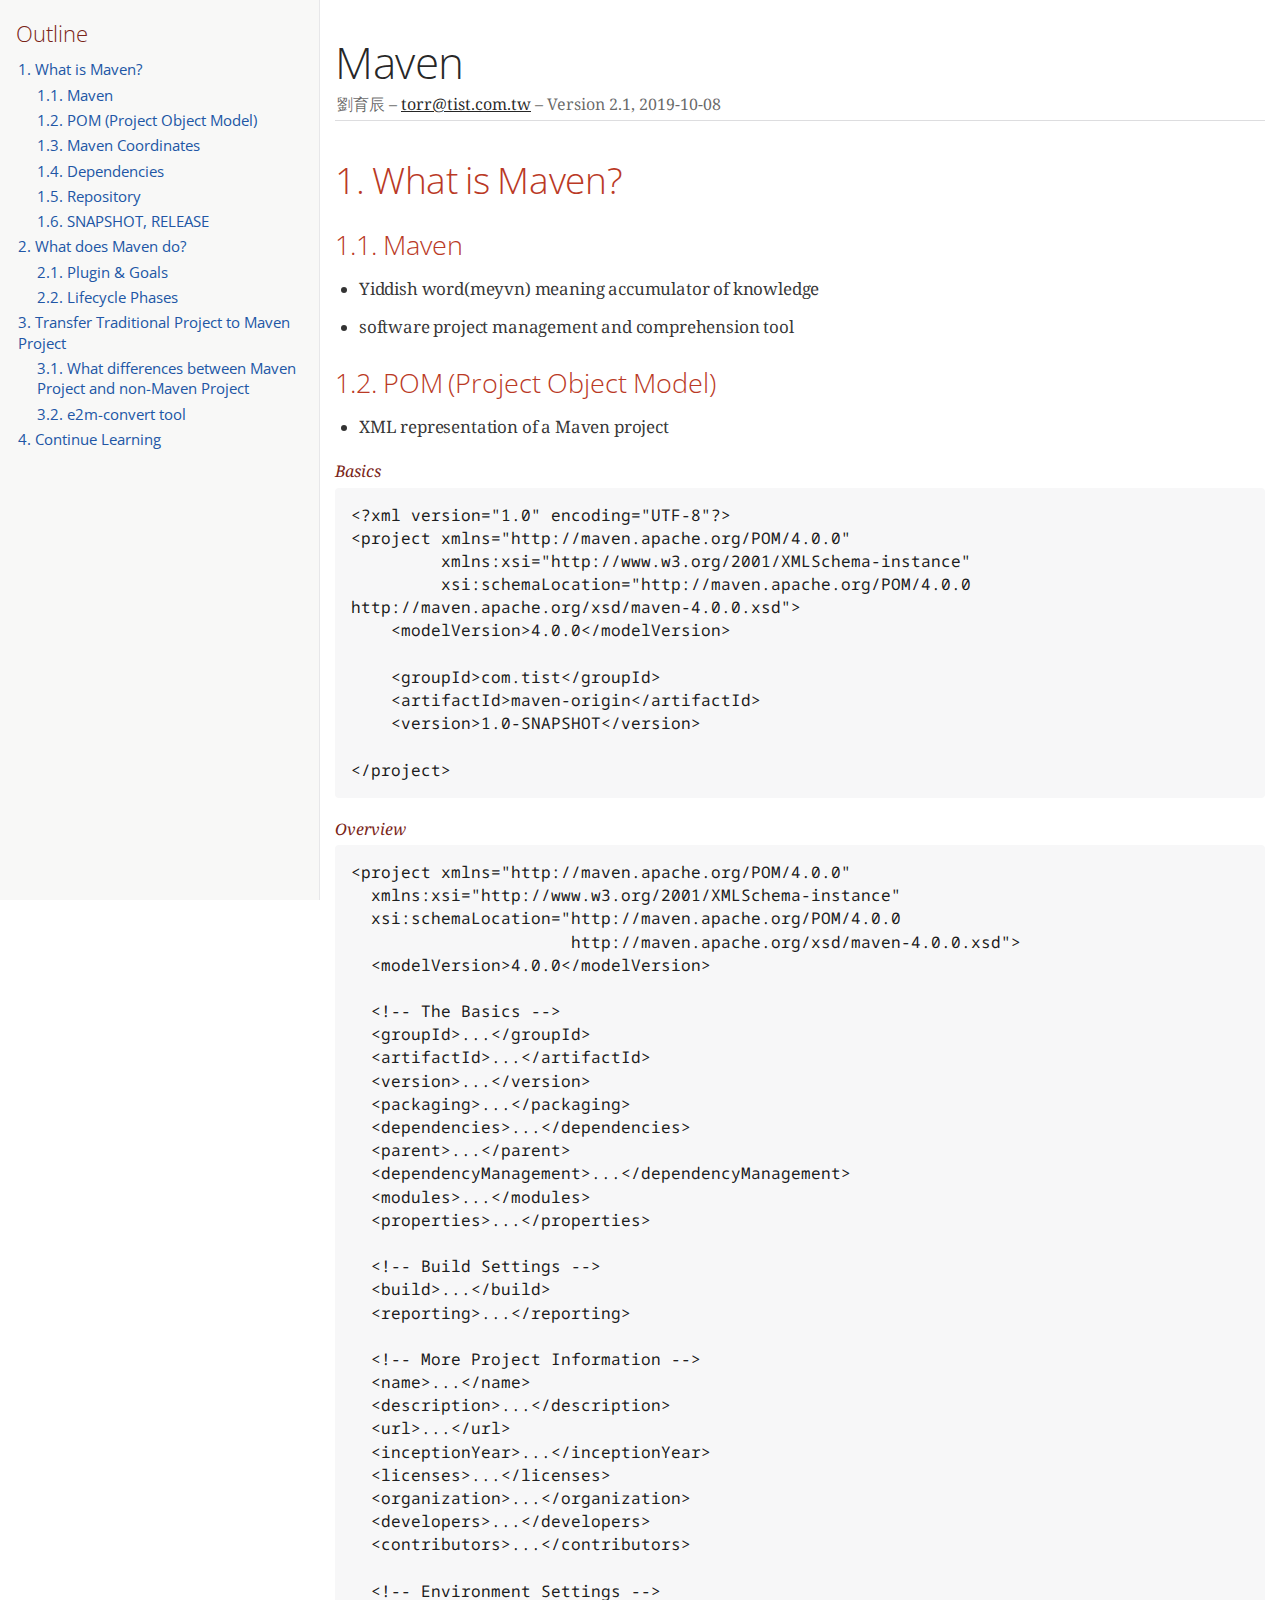
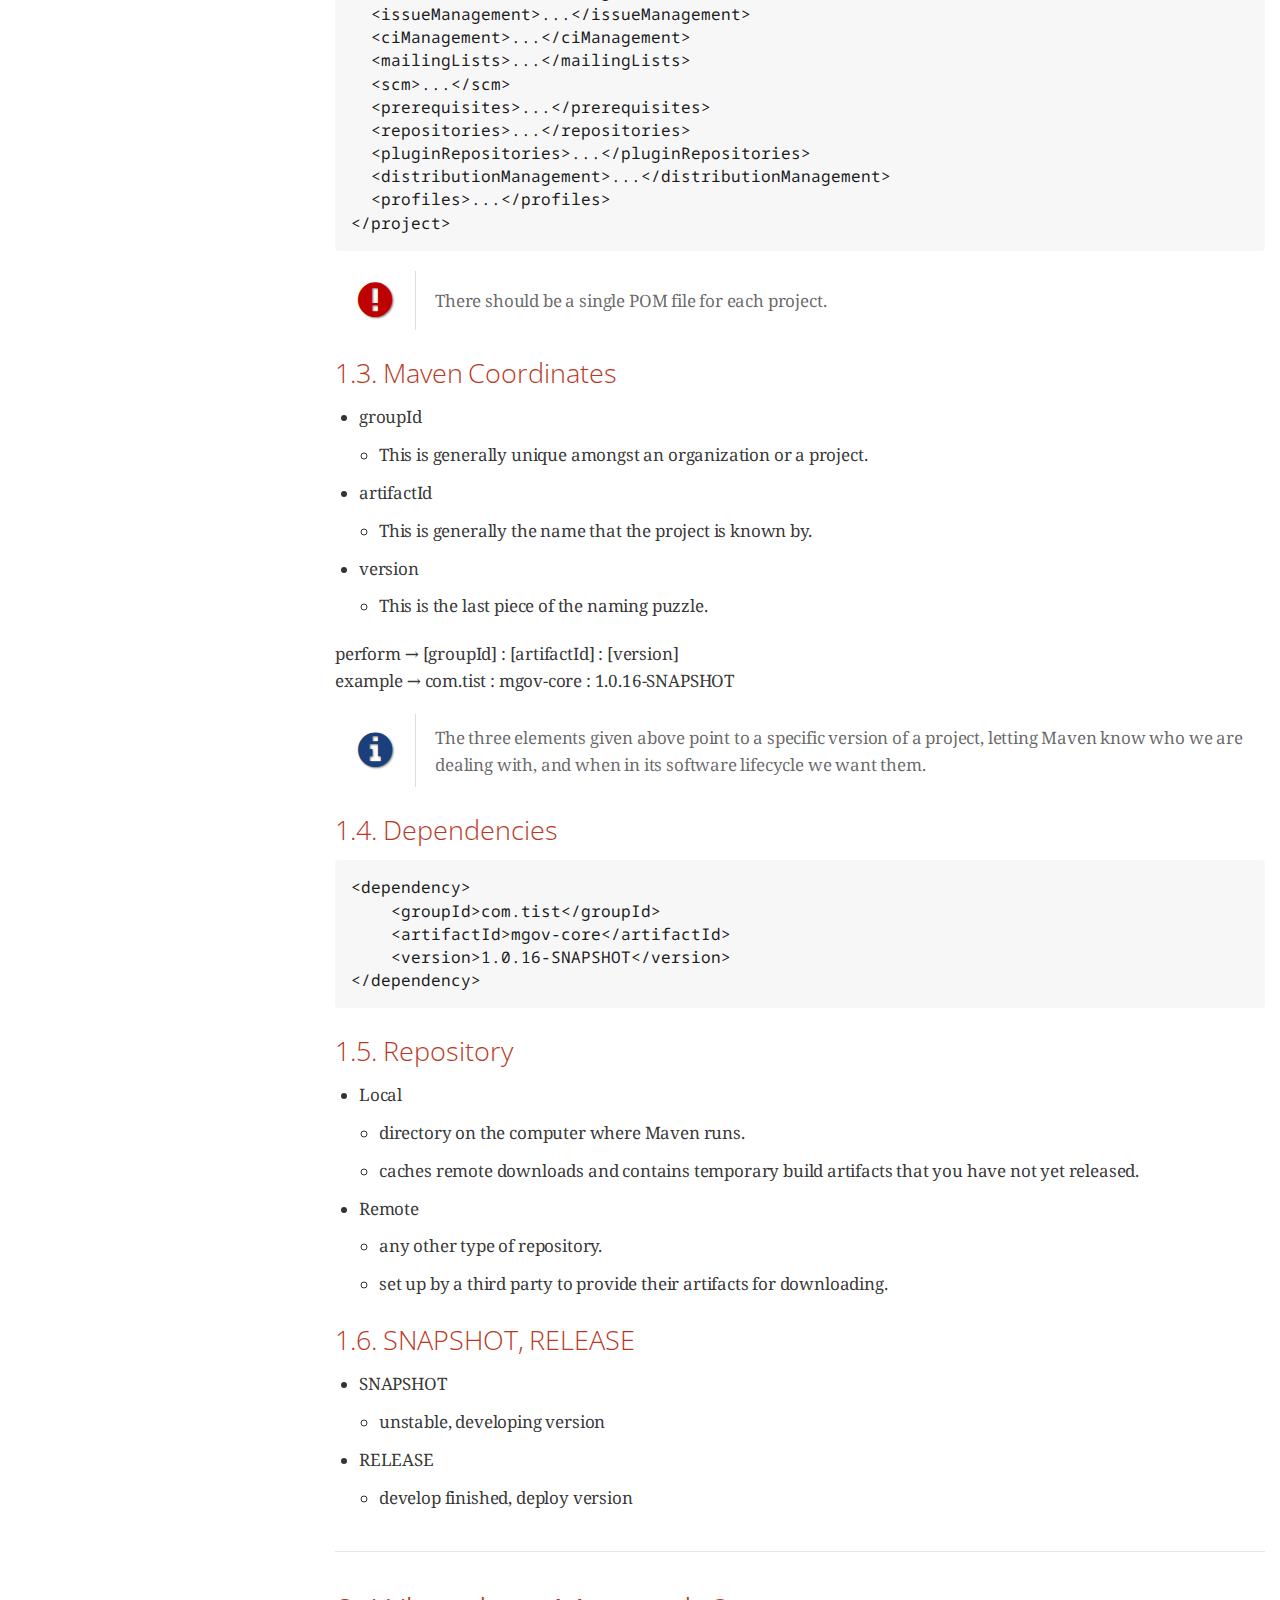
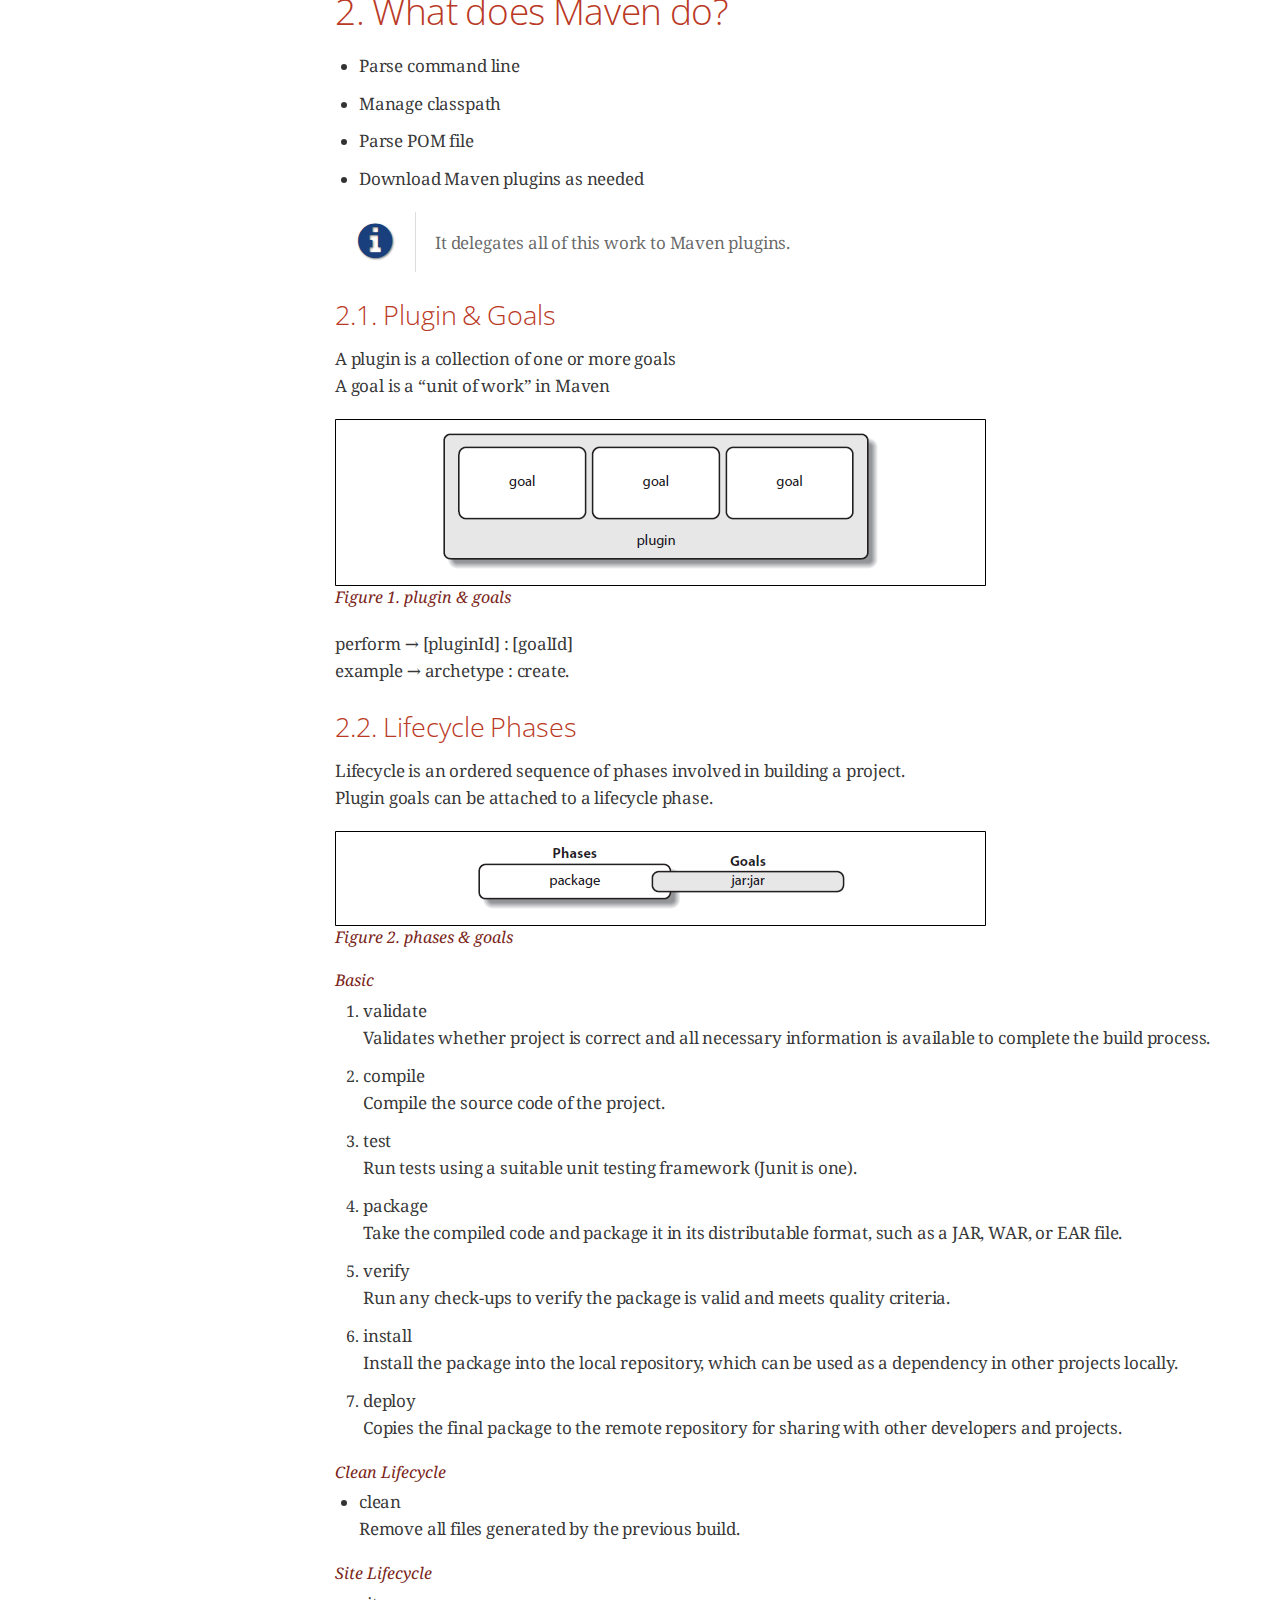
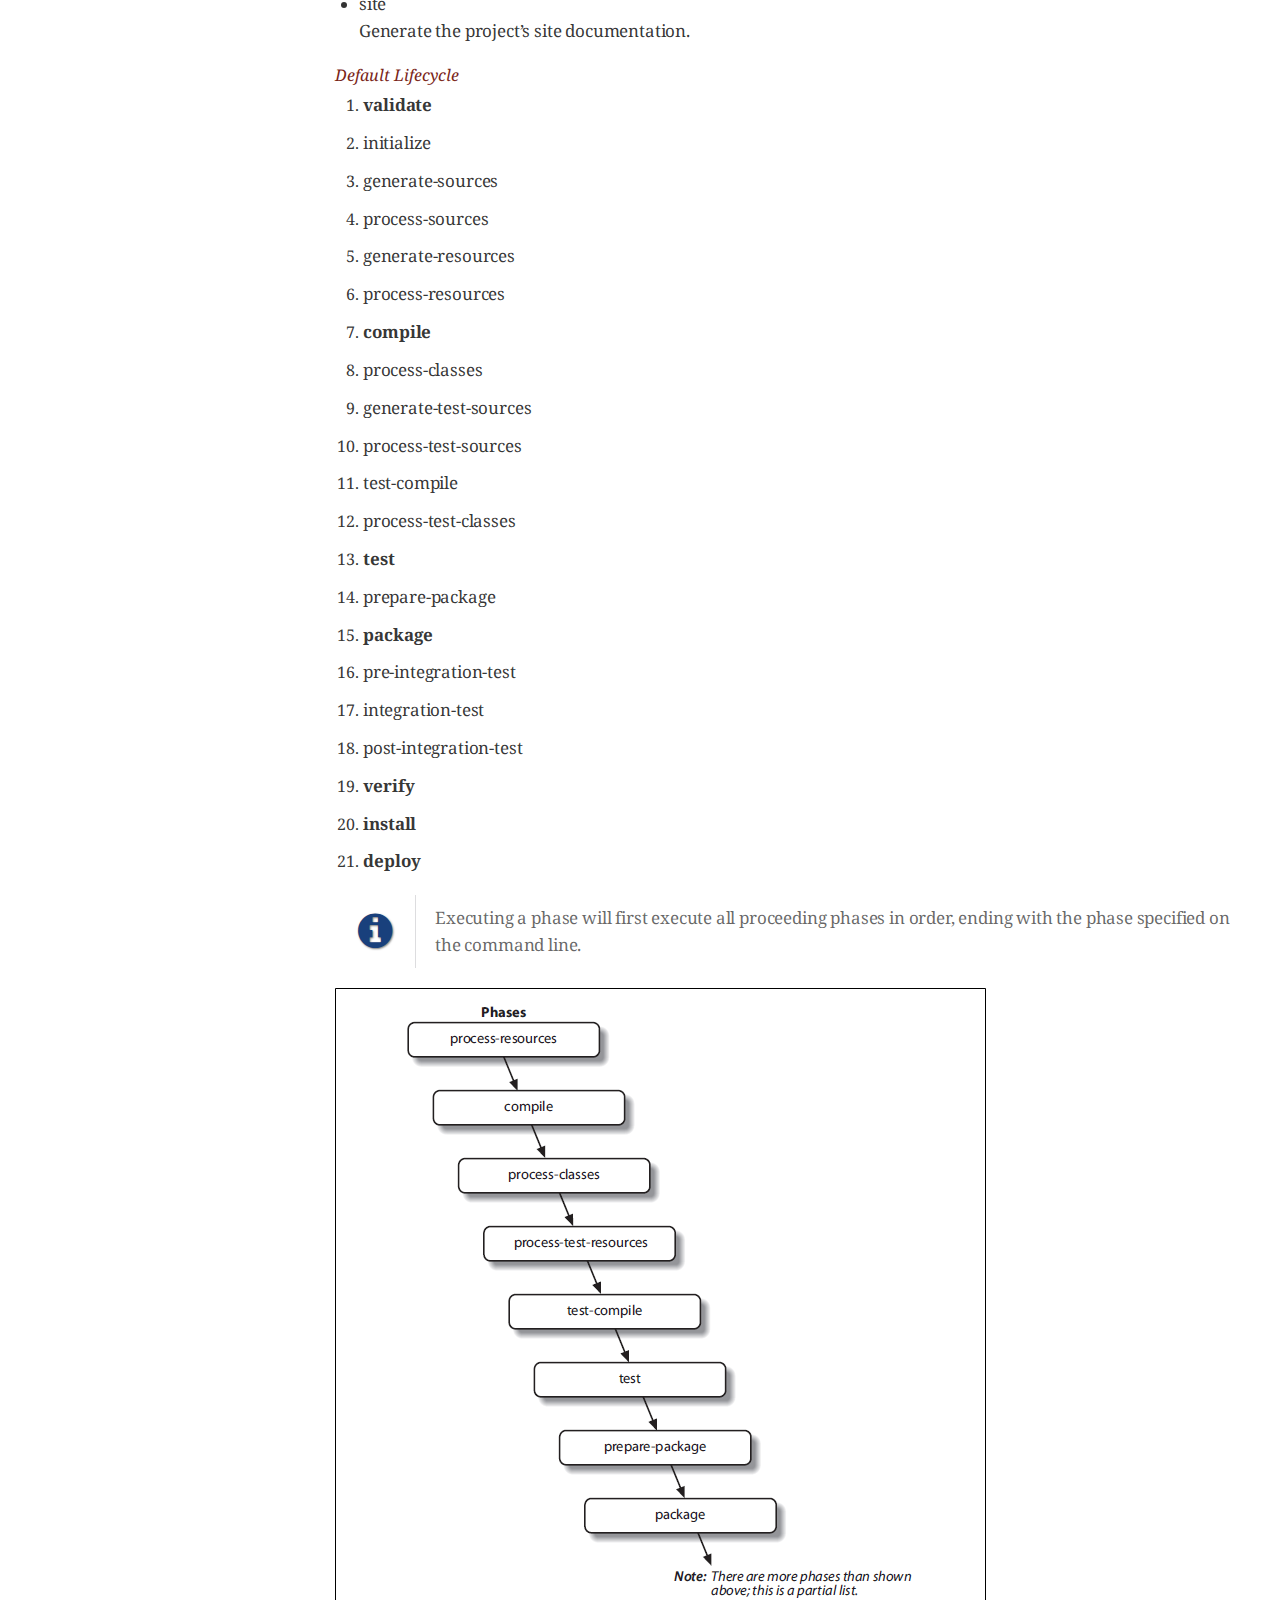
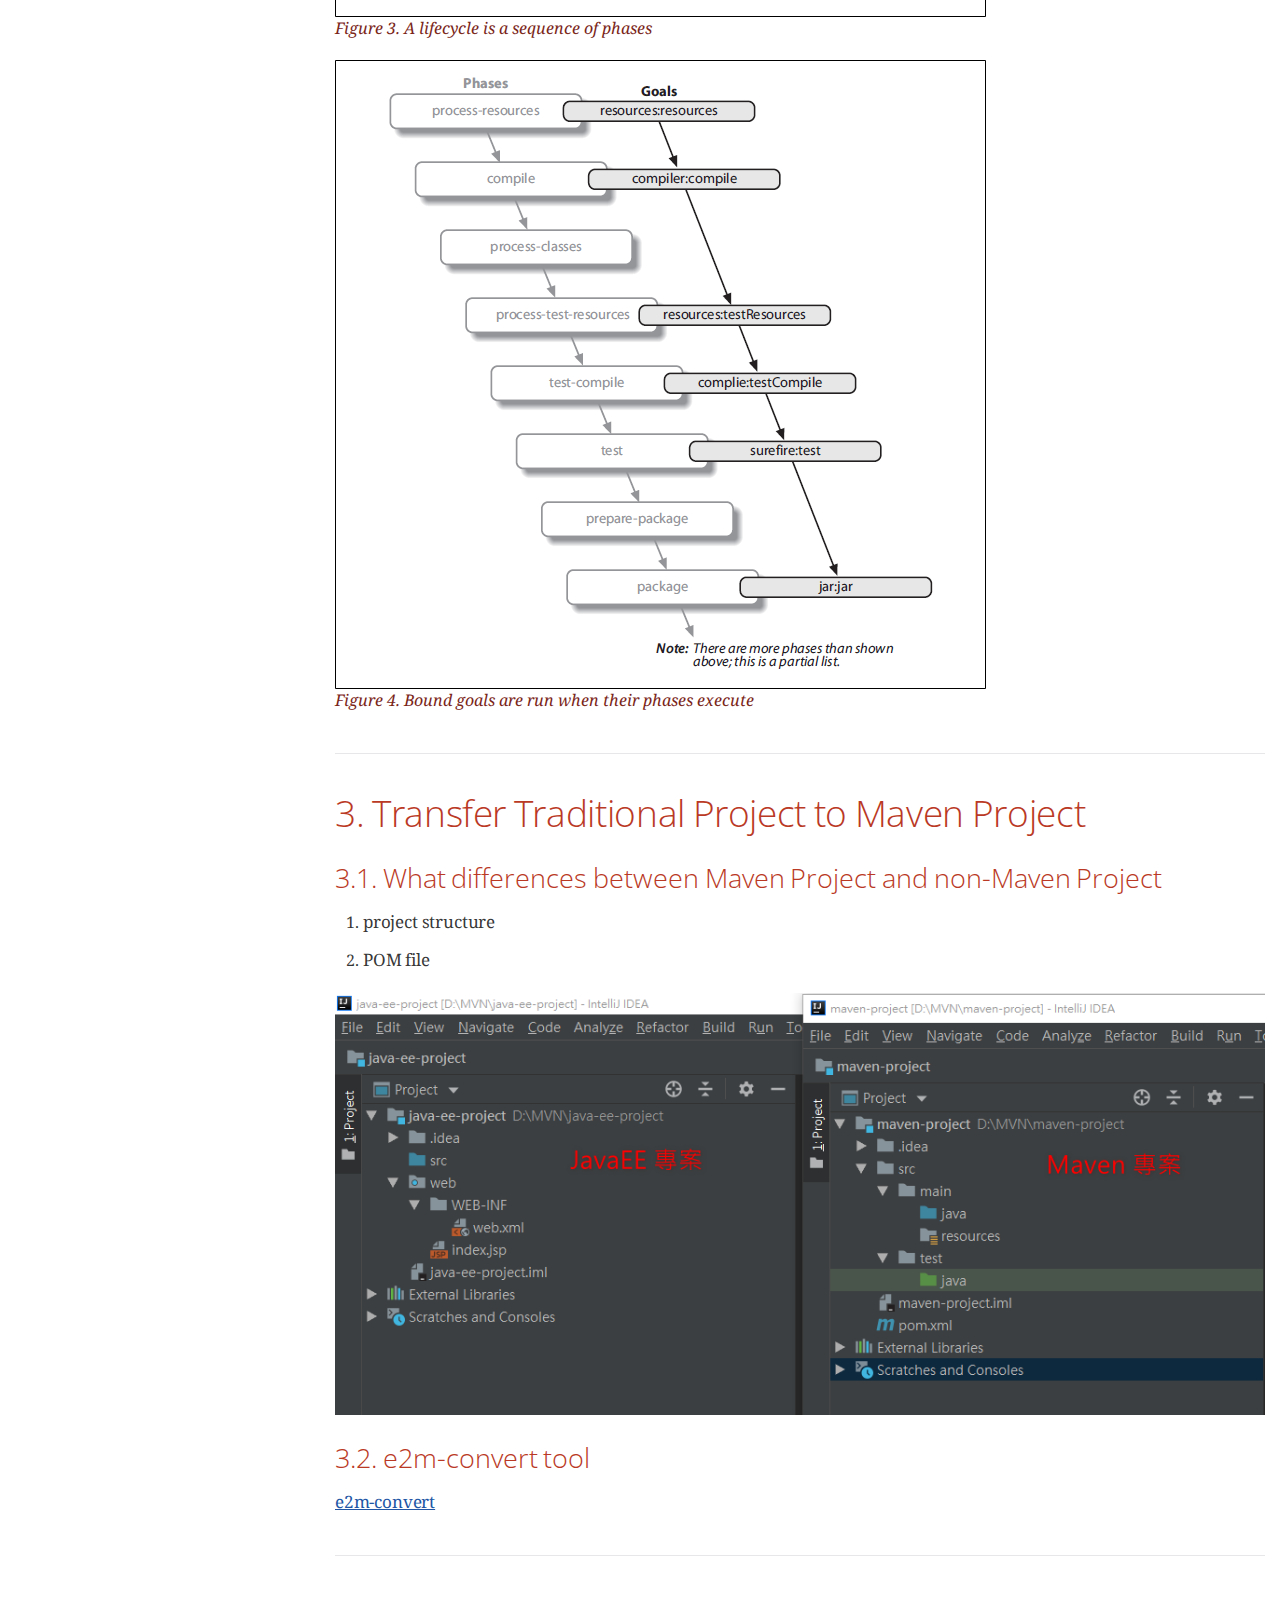
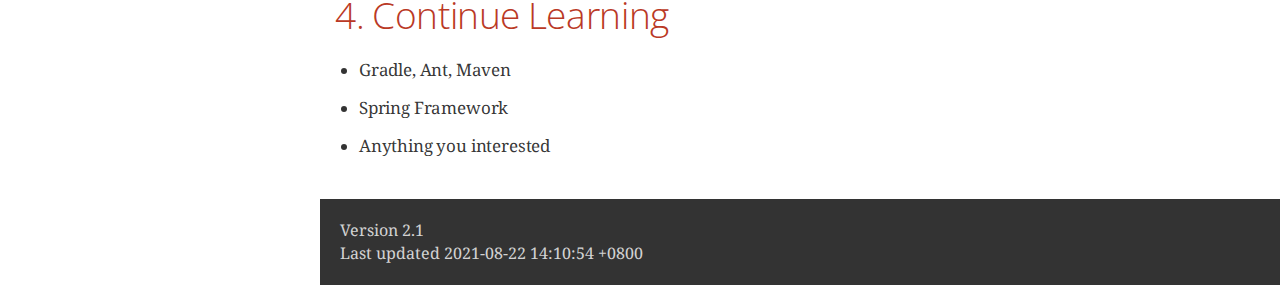
<file: adoc/maven.html>
<!DOCTYPE html>
<html lang="en">
<head>
<meta charset="UTF-8">
<meta http-equiv="X-UA-Compatible" content="IE=edge">
<meta name="viewport" content="width=device-width, initial-scale=1.0">
<meta name="generator" content="Asciidoctor 2.0.16">
<meta name="author" content="劉育辰">
<title>Maven</title>
<link rel="stylesheet" href="https://fonts.googleapis.com/css?family=Open+Sans:300,300italic,400,400italic,600,600italic%7CNoto+Serif:400,400italic,700,700italic%7CDroid+Sans+Mono:400,700">
<style>
/*! Asciidoctor default stylesheet | MIT License | https://asciidoctor.org */
/* Uncomment the following line when using as a custom stylesheet */
/* @import "https://fonts.googleapis.com/css?family=Open+Sans:300,300italic,400,400italic,600,600italic%7CNoto+Serif:400,400italic,700,700italic%7CDroid+Sans+Mono:400,700"; */
html{font-family:sans-serif;-webkit-text-size-adjust:100%}
a{background:none}
a:focus{outline:thin dotted}
a:active,a:hover{outline:0}
h1{font-size:2em;margin:.67em 0}
b,strong{font-weight:bold}
abbr{font-size:.9em}
abbr[title]{cursor:help;border-bottom:1px dotted #dddddf;text-decoration:none}
dfn{font-style:italic}
hr{height:0}
mark{background:#ff0;color:#000}
code,kbd,pre,samp{font-family:monospace;font-size:1em}
pre{white-space:pre-wrap}
q{quotes:"\201C" "\201D" "\2018" "\2019"}
small{font-size:80%}
sub,sup{font-size:75%;line-height:0;position:relative;vertical-align:baseline}
sup{top:-.5em}
sub{bottom:-.25em}
img{border:0}
svg:not(:root){overflow:hidden}
figure{margin:0}
audio,video{display:inline-block}
audio:not([controls]){display:none;height:0}
fieldset{border:1px solid silver;margin:0 2px;padding:.35em .625em .75em}
legend{border:0;padding:0}
button,input,select,textarea{font-family:inherit;font-size:100%;margin:0}
button,input{line-height:normal}
button,select{text-transform:none}
button,html input[type=button],input[type=reset],input[type=submit]{-webkit-appearance:button;cursor:pointer}
button[disabled],html input[disabled]{cursor:default}
input[type=checkbox],input[type=radio]{padding:0}
button::-moz-focus-inner,input::-moz-focus-inner{border:0;padding:0}
textarea{overflow:auto;vertical-align:top}
table{border-collapse:collapse;border-spacing:0}
*,::before,::after{box-sizing:border-box}
html,body{font-size:100%}
body{background:#fff;color:rgba(0,0,0,.8);padding:0;margin:0;font-family:"Noto Serif","DejaVu Serif",serif;line-height:1;position:relative;cursor:auto;-moz-tab-size:4;-o-tab-size:4;tab-size:4;word-wrap:anywhere;-moz-osx-font-smoothing:grayscale;-webkit-font-smoothing:antialiased}
a:hover{cursor:pointer}
img,object,embed{max-width:100%;height:auto}
object,embed{height:100%}
img{-ms-interpolation-mode:bicubic}
.left{float:left!important}
.right{float:right!important}
.text-left{text-align:left!important}
.text-right{text-align:right!important}
.text-center{text-align:center!important}
.text-justify{text-align:justify!important}
.hide{display:none}
img,object,svg{display:inline-block;vertical-align:middle}
textarea{height:auto;min-height:50px}
select{width:100%}
.subheader,.admonitionblock td.content>.title,.audioblock>.title,.exampleblock>.title,.imageblock>.title,.listingblock>.title,.literalblock>.title,.stemblock>.title,.openblock>.title,.paragraph>.title,.quoteblock>.title,table.tableblock>.title,.verseblock>.title,.videoblock>.title,.dlist>.title,.olist>.title,.ulist>.title,.qlist>.title,.hdlist>.title{line-height:1.45;color:#7a2518;font-weight:400;margin-top:0;margin-bottom:.25em}
div,dl,dt,dd,ul,ol,li,h1,h2,h3,#toctitle,.sidebarblock>.content>.title,h4,h5,h6,pre,form,p,blockquote,th,td{margin:0;padding:0}
a{color:#2156a5;text-decoration:underline;line-height:inherit}
a:hover,a:focus{color:#1d4b8f}
a img{border:0}
p{line-height:1.6;margin-bottom:1.25em;text-rendering:optimizeLegibility}
p aside{font-size:.875em;line-height:1.35;font-style:italic}
h1,h2,h3,#toctitle,.sidebarblock>.content>.title,h4,h5,h6{font-family:"Open Sans","DejaVu Sans",sans-serif;font-weight:300;font-style:normal;color:#ba3925;text-rendering:optimizeLegibility;margin-top:1em;margin-bottom:.5em;line-height:1.0125em}
h1 small,h2 small,h3 small,#toctitle small,.sidebarblock>.content>.title small,h4 small,h5 small,h6 small{font-size:60%;color:#e99b8f;line-height:0}
h1{font-size:2.125em}
h2{font-size:1.6875em}
h3,#toctitle,.sidebarblock>.content>.title{font-size:1.375em}
h4,h5{font-size:1.125em}
h6{font-size:1em}
hr{border:solid #dddddf;border-width:1px 0 0;clear:both;margin:1.25em 0 1.1875em}
em,i{font-style:italic;line-height:inherit}
strong,b{font-weight:bold;line-height:inherit}
small{font-size:60%;line-height:inherit}
code{font-family:"Droid Sans Mono","DejaVu Sans Mono",monospace;font-weight:400;color:rgba(0,0,0,.9)}
ul,ol,dl{line-height:1.6;margin-bottom:1.25em;list-style-position:outside;font-family:inherit}
ul,ol{margin-left:1.5em}
ul li ul,ul li ol{margin-left:1.25em;margin-bottom:0}
ul.square li ul,ul.circle li ul,ul.disc li ul{list-style:inherit}
ul.square{list-style-type:square}
ul.circle{list-style-type:circle}
ul.disc{list-style-type:disc}
ol li ul,ol li ol{margin-left:1.25em;margin-bottom:0}
dl dt{margin-bottom:.3125em;font-weight:bold}
dl dd{margin-bottom:1.25em}
blockquote{margin:0 0 1.25em;padding:.5625em 1.25em 0 1.1875em;border-left:1px solid #ddd}
blockquote,blockquote p{line-height:1.6;color:rgba(0,0,0,.85)}
@media screen and (min-width:768px){h1,h2,h3,#toctitle,.sidebarblock>.content>.title,h4,h5,h6{line-height:1.2}
h1{font-size:2.75em}
h2{font-size:2.3125em}
h3,#toctitle,.sidebarblock>.content>.title{font-size:1.6875em}
h4{font-size:1.4375em}}
table{background:#fff;margin-bottom:1.25em;border:1px solid #dedede;word-wrap:normal}
table thead,table tfoot{background:#f7f8f7}
table thead tr th,table thead tr td,table tfoot tr th,table tfoot tr td{padding:.5em .625em .625em;font-size:inherit;color:rgba(0,0,0,.8);text-align:left}
table tr th,table tr td{padding:.5625em .625em;font-size:inherit;color:rgba(0,0,0,.8)}
table tr.even,table tr.alt{background:#f8f8f7}
table thead tr th,table tfoot tr th,table tbody tr td,table tr td,table tfoot tr td{line-height:1.6}
h1,h2,h3,#toctitle,.sidebarblock>.content>.title,h4,h5,h6{line-height:1.2;word-spacing:-.05em}
h1 strong,h2 strong,h3 strong,#toctitle strong,.sidebarblock>.content>.title strong,h4 strong,h5 strong,h6 strong{font-weight:400}
.center{margin-left:auto;margin-right:auto}
.stretch{width:100%}
.clearfix::before,.clearfix::after,.float-group::before,.float-group::after{content:" ";display:table}
.clearfix::after,.float-group::after{clear:both}
:not(pre).nobreak{word-wrap:normal}
:not(pre).nowrap{white-space:nowrap}
:not(pre).pre-wrap{white-space:pre-wrap}
:not(pre):not([class^=L])>code{font-size:.9375em;font-style:normal!important;letter-spacing:0;padding:.1em .5ex;word-spacing:-.15em;background:#f7f7f8;border-radius:4px;line-height:1.45;text-rendering:optimizeSpeed}
pre{color:rgba(0,0,0,.9);font-family:"Droid Sans Mono","DejaVu Sans Mono",monospace;line-height:1.45;text-rendering:optimizeSpeed}
pre code,pre pre{color:inherit;font-size:inherit;line-height:inherit}
pre>code{display:block}
pre.nowrap,pre.nowrap pre{white-space:pre;word-wrap:normal}
em em{font-style:normal}
strong strong{font-weight:400}
.keyseq{color:rgba(51,51,51,.8)}
kbd{font-family:"Droid Sans Mono","DejaVu Sans Mono",monospace;display:inline-block;color:rgba(0,0,0,.8);font-size:.65em;line-height:1.45;background:#f7f7f7;border:1px solid #ccc;border-radius:3px;box-shadow:0 1px 0 rgba(0,0,0,.2),inset 0 0 0 .1em #fff;margin:0 .15em;padding:.2em .5em;vertical-align:middle;position:relative;top:-.1em;white-space:nowrap}
.keyseq kbd:first-child{margin-left:0}
.keyseq kbd:last-child{margin-right:0}
.menuseq,.menuref{color:#000}
.menuseq b:not(.caret),.menuref{font-weight:inherit}
.menuseq{word-spacing:-.02em}
.menuseq b.caret{font-size:1.25em;line-height:.8}
.menuseq i.caret{font-weight:bold;text-align:center;width:.45em}
b.button::before,b.button::after{position:relative;top:-1px;font-weight:400}
b.button::before{content:"[";padding:0 3px 0 2px}
b.button::after{content:"]";padding:0 2px 0 3px}
p a>code:hover{color:rgba(0,0,0,.9)}
#header,#content,#footnotes,#footer{width:100%;margin:0 auto;max-width:62.5em;*zoom:1;position:relative;padding-left:.9375em;padding-right:.9375em}
#header::before,#header::after,#content::before,#content::after,#footnotes::before,#footnotes::after,#footer::before,#footer::after{content:" ";display:table}
#header::after,#content::after,#footnotes::after,#footer::after{clear:both}
#content{margin-top:1.25em}
#content::before{content:none}
#header>h1:first-child{color:rgba(0,0,0,.85);margin-top:2.25rem;margin-bottom:0}
#header>h1:first-child+#toc{margin-top:8px;border-top:1px solid #dddddf}
#header>h1:only-child,body.toc2 #header>h1:nth-last-child(2){border-bottom:1px solid #dddddf;padding-bottom:8px}
#header .details{border-bottom:1px solid #dddddf;line-height:1.45;padding-top:.25em;padding-bottom:.25em;padding-left:.25em;color:rgba(0,0,0,.6);display:flex;flex-flow:row wrap}
#header .details span:first-child{margin-left:-.125em}
#header .details span.email a{color:rgba(0,0,0,.85)}
#header .details br{display:none}
#header .details br+span::before{content:"\00a0\2013\00a0"}
#header .details br+span.author::before{content:"\00a0\22c5\00a0";color:rgba(0,0,0,.85)}
#header .details br+span#revremark::before{content:"\00a0|\00a0"}
#header #revnumber{text-transform:capitalize}
#header #revnumber::after{content:"\00a0"}
#content>h1:first-child:not([class]){color:rgba(0,0,0,.85);border-bottom:1px solid #dddddf;padding-bottom:8px;margin-top:0;padding-top:1rem;margin-bottom:1.25rem}
#toc{border-bottom:1px solid #e7e7e9;padding-bottom:.5em}
#toc>ul{margin-left:.125em}
#toc ul.sectlevel0>li>a{font-style:italic}
#toc ul.sectlevel0 ul.sectlevel1{margin:.5em 0}
#toc ul{font-family:"Open Sans","DejaVu Sans",sans-serif;list-style-type:none}
#toc li{line-height:1.3334;margin-top:.3334em}
#toc a{text-decoration:none}
#toc a:active{text-decoration:underline}
#toctitle{color:#7a2518;font-size:1.2em}
@media screen and (min-width:768px){#toctitle{font-size:1.375em}
body.toc2{padding-left:15em;padding-right:0}
#toc.toc2{margin-top:0!important;background:#f8f8f7;position:fixed;width:15em;left:0;top:0;border-right:1px solid #e7e7e9;border-top-width:0!important;border-bottom-width:0!important;z-index:1000;padding:1.25em 1em;height:100%;overflow:auto}
#toc.toc2 #toctitle{margin-top:0;margin-bottom:.8rem;font-size:1.2em}
#toc.toc2>ul{font-size:.9em;margin-bottom:0}
#toc.toc2 ul ul{margin-left:0;padding-left:1em}
#toc.toc2 ul.sectlevel0 ul.sectlevel1{padding-left:0;margin-top:.5em;margin-bottom:.5em}
body.toc2.toc-right{padding-left:0;padding-right:15em}
body.toc2.toc-right #toc.toc2{border-right-width:0;border-left:1px solid #e7e7e9;left:auto;right:0}}
@media screen and (min-width:1280px){body.toc2{padding-left:20em;padding-right:0}
#toc.toc2{width:20em}
#toc.toc2 #toctitle{font-size:1.375em}
#toc.toc2>ul{font-size:.95em}
#toc.toc2 ul ul{padding-left:1.25em}
body.toc2.toc-right{padding-left:0;padding-right:20em}}
#content #toc{border:1px solid #e0e0dc;margin-bottom:1.25em;padding:1.25em;background:#f8f8f7;border-radius:4px}
#content #toc>:first-child{margin-top:0}
#content #toc>:last-child{margin-bottom:0}
#footer{max-width:none;background:rgba(0,0,0,.8);padding:1.25em}
#footer-text{color:hsla(0,0%,100%,.8);line-height:1.44}
#content{margin-bottom:.625em}
.sect1{padding-bottom:.625em}
@media screen and (min-width:768px){#content{margin-bottom:1.25em}
.sect1{padding-bottom:1.25em}}
.sect1:last-child{padding-bottom:0}
.sect1+.sect1{border-top:1px solid #e7e7e9}
#content h1>a.anchor,h2>a.anchor,h3>a.anchor,#toctitle>a.anchor,.sidebarblock>.content>.title>a.anchor,h4>a.anchor,h5>a.anchor,h6>a.anchor{position:absolute;z-index:1001;width:1.5ex;margin-left:-1.5ex;display:block;text-decoration:none!important;visibility:hidden;text-align:center;font-weight:400}
#content h1>a.anchor::before,h2>a.anchor::before,h3>a.anchor::before,#toctitle>a.anchor::before,.sidebarblock>.content>.title>a.anchor::before,h4>a.anchor::before,h5>a.anchor::before,h6>a.anchor::before{content:"\00A7";font-size:.85em;display:block;padding-top:.1em}
#content h1:hover>a.anchor,#content h1>a.anchor:hover,h2:hover>a.anchor,h2>a.anchor:hover,h3:hover>a.anchor,#toctitle:hover>a.anchor,.sidebarblock>.content>.title:hover>a.anchor,h3>a.anchor:hover,#toctitle>a.anchor:hover,.sidebarblock>.content>.title>a.anchor:hover,h4:hover>a.anchor,h4>a.anchor:hover,h5:hover>a.anchor,h5>a.anchor:hover,h6:hover>a.anchor,h6>a.anchor:hover{visibility:visible}
#content h1>a.link,h2>a.link,h3>a.link,#toctitle>a.link,.sidebarblock>.content>.title>a.link,h4>a.link,h5>a.link,h6>a.link{color:#ba3925;text-decoration:none}
#content h1>a.link:hover,h2>a.link:hover,h3>a.link:hover,#toctitle>a.link:hover,.sidebarblock>.content>.title>a.link:hover,h4>a.link:hover,h5>a.link:hover,h6>a.link:hover{color:#a53221}
details,.audioblock,.imageblock,.literalblock,.listingblock,.stemblock,.videoblock{margin-bottom:1.25em}
details{margin-left:1.25rem}
details>summary{cursor:pointer;display:block;position:relative;line-height:1.6;margin-bottom:.625rem;-webkit-tap-highlight-color:transparent}
details>summary::before{content:"";border:solid transparent;border-left:solid;border-width:.3em 0 .3em .5em;position:absolute;top:.5em;left:-1.25rem;transform:translateX(15%)}
details[open]>summary::before{border:solid transparent;border-top:solid;border-width:.5em .3em 0;transform:translateY(15%)}
details>summary::after{content:"";width:1.25rem;height:1em;position:absolute;top:.3em;left:-1.25rem}
.admonitionblock td.content>.title,.audioblock>.title,.exampleblock>.title,.imageblock>.title,.listingblock>.title,.literalblock>.title,.stemblock>.title,.openblock>.title,.paragraph>.title,.quoteblock>.title,table.tableblock>.title,.verseblock>.title,.videoblock>.title,.dlist>.title,.olist>.title,.ulist>.title,.qlist>.title,.hdlist>.title{text-rendering:optimizeLegibility;text-align:left;font-family:"Noto Serif","DejaVu Serif",serif;font-size:1rem;font-style:italic}
table.tableblock.fit-content>caption.title{white-space:nowrap;width:0}
.paragraph.lead>p,#preamble>.sectionbody>[class=paragraph]:first-of-type p{font-size:1.21875em;line-height:1.6;color:rgba(0,0,0,.85)}
.admonitionblock>table{border-collapse:separate;border:0;background:none;width:100%}
.admonitionblock>table td.icon{text-align:center;width:80px}
.admonitionblock>table td.icon img{max-width:none}
.admonitionblock>table td.icon .title{font-weight:bold;font-family:"Open Sans","DejaVu Sans",sans-serif;text-transform:uppercase}
.admonitionblock>table td.content{padding-left:1.125em;padding-right:1.25em;border-left:1px solid #dddddf;color:rgba(0,0,0,.6);word-wrap:anywhere}
.admonitionblock>table td.content>:last-child>:last-child{margin-bottom:0}
.exampleblock>.content{border:1px solid #e6e6e6;margin-bottom:1.25em;padding:1.25em;background:#fff;border-radius:4px}
.exampleblock>.content>:first-child{margin-top:0}
.exampleblock>.content>:last-child{margin-bottom:0}
.sidebarblock{border:1px solid #dbdbd6;margin-bottom:1.25em;padding:1.25em;background:#f3f3f2;border-radius:4px}
.sidebarblock>:first-child{margin-top:0}
.sidebarblock>:last-child{margin-bottom:0}
.sidebarblock>.content>.title{color:#7a2518;margin-top:0;text-align:center}
.exampleblock>.content>:last-child>:last-child,.exampleblock>.content .olist>ol>li:last-child>:last-child,.exampleblock>.content .ulist>ul>li:last-child>:last-child,.exampleblock>.content .qlist>ol>li:last-child>:last-child,.sidebarblock>.content>:last-child>:last-child,.sidebarblock>.content .olist>ol>li:last-child>:last-child,.sidebarblock>.content .ulist>ul>li:last-child>:last-child,.sidebarblock>.content .qlist>ol>li:last-child>:last-child{margin-bottom:0}
.literalblock pre,.listingblock>.content>pre{border-radius:4px;overflow-x:auto;padding:1em;font-size:.8125em}
@media screen and (min-width:768px){.literalblock pre,.listingblock>.content>pre{font-size:.90625em}}
@media screen and (min-width:1280px){.literalblock pre,.listingblock>.content>pre{font-size:1em}}
.literalblock pre,.listingblock>.content>pre:not(.highlight),.listingblock>.content>pre[class=highlight],.listingblock>.content>pre[class^="highlight "]{background:#f7f7f8}
.literalblock.output pre{color:#f7f7f8;background:rgba(0,0,0,.9)}
.listingblock>.content{position:relative}
.listingblock code[data-lang]::before{display:none;content:attr(data-lang);position:absolute;font-size:.75em;top:.425rem;right:.5rem;line-height:1;text-transform:uppercase;color:inherit;opacity:.5}
.listingblock:hover code[data-lang]::before{display:block}
.listingblock.terminal pre .command::before{content:attr(data-prompt);padding-right:.5em;color:inherit;opacity:.5}
.listingblock.terminal pre .command:not([data-prompt])::before{content:"$"}
.listingblock pre.highlightjs{padding:0}
.listingblock pre.highlightjs>code{padding:1em;border-radius:4px}
.listingblock pre.prettyprint{border-width:0}
.prettyprint{background:#f7f7f8}
pre.prettyprint .linenums{line-height:1.45;margin-left:2em}
pre.prettyprint li{background:none;list-style-type:inherit;padding-left:0}
pre.prettyprint li code[data-lang]::before{opacity:1}
pre.prettyprint li:not(:first-child) code[data-lang]::before{display:none}
table.linenotable{border-collapse:separate;border:0;margin-bottom:0;background:none}
table.linenotable td[class]{color:inherit;vertical-align:top;padding:0;line-height:inherit;white-space:normal}
table.linenotable td.code{padding-left:.75em}
table.linenotable td.linenos{border-right:1px solid;opacity:.35;padding-right:.5em}
pre.pygments .lineno{border-right:1px solid;opacity:.35;display:inline-block;margin-right:.75em}
pre.pygments .lineno::before{content:"";margin-right:-.125em}
.quoteblock{margin:0 1em 1.25em 1.5em;display:table}
.quoteblock:not(.excerpt)>.title{margin-left:-1.5em;margin-bottom:.75em}
.quoteblock blockquote,.quoteblock p{color:rgba(0,0,0,.85);font-size:1.15rem;line-height:1.75;word-spacing:.1em;letter-spacing:0;font-style:italic;text-align:justify}
.quoteblock blockquote{margin:0;padding:0;border:0}
.quoteblock blockquote::before{content:"\201c";float:left;font-size:2.75em;font-weight:bold;line-height:.6em;margin-left:-.6em;color:#7a2518;text-shadow:0 1px 2px rgba(0,0,0,.1)}
.quoteblock blockquote>.paragraph:last-child p{margin-bottom:0}
.quoteblock .attribution{margin-top:.75em;margin-right:.5ex;text-align:right}
.verseblock{margin:0 1em 1.25em}
.verseblock pre{font-family:"Open Sans","DejaVu Sans",sans-serif;font-size:1.15rem;color:rgba(0,0,0,.85);font-weight:300;text-rendering:optimizeLegibility}
.verseblock pre strong{font-weight:400}
.verseblock .attribution{margin-top:1.25rem;margin-left:.5ex}
.quoteblock .attribution,.verseblock .attribution{font-size:.9375em;line-height:1.45;font-style:italic}
.quoteblock .attribution br,.verseblock .attribution br{display:none}
.quoteblock .attribution cite,.verseblock .attribution cite{display:block;letter-spacing:-.025em;color:rgba(0,0,0,.6)}
.quoteblock.abstract blockquote::before,.quoteblock.excerpt blockquote::before,.quoteblock .quoteblock blockquote::before{display:none}
.quoteblock.abstract blockquote,.quoteblock.abstract p,.quoteblock.excerpt blockquote,.quoteblock.excerpt p,.quoteblock .quoteblock blockquote,.quoteblock .quoteblock p{line-height:1.6;word-spacing:0}
.quoteblock.abstract{margin:0 1em 1.25em;display:block}
.quoteblock.abstract>.title{margin:0 0 .375em;font-size:1.15em;text-align:center}
.quoteblock.excerpt>blockquote,.quoteblock .quoteblock{padding:0 0 .25em 1em;border-left:.25em solid #dddddf}
.quoteblock.excerpt,.quoteblock .quoteblock{margin-left:0}
.quoteblock.excerpt blockquote,.quoteblock.excerpt p,.quoteblock .quoteblock blockquote,.quoteblock .quoteblock p{color:inherit;font-size:1.0625rem}
.quoteblock.excerpt .attribution,.quoteblock .quoteblock .attribution{color:inherit;font-size:.85rem;text-align:left;margin-right:0}
p.tableblock:last-child{margin-bottom:0}
td.tableblock>.content{margin-bottom:1.25em;word-wrap:anywhere}
td.tableblock>.content>:last-child{margin-bottom:-1.25em}
table.tableblock,th.tableblock,td.tableblock{border:0 solid #dedede}
table.grid-all>*>tr>*{border-width:1px}
table.grid-cols>*>tr>*{border-width:0 1px}
table.grid-rows>*>tr>*{border-width:1px 0}
table.frame-all{border-width:1px}
table.frame-ends{border-width:1px 0}
table.frame-sides{border-width:0 1px}
table.frame-none>colgroup+*>:first-child>*,table.frame-sides>colgroup+*>:first-child>*{border-top-width:0}
table.frame-none>:last-child>:last-child>*,table.frame-sides>:last-child>:last-child>*{border-bottom-width:0}
table.frame-none>*>tr>:first-child,table.frame-ends>*>tr>:first-child{border-left-width:0}
table.frame-none>*>tr>:last-child,table.frame-ends>*>tr>:last-child{border-right-width:0}
table.stripes-all tr,table.stripes-odd tr:nth-of-type(odd),table.stripes-even tr:nth-of-type(even),table.stripes-hover tr:hover{background:#f8f8f7}
th.halign-left,td.halign-left{text-align:left}
th.halign-right,td.halign-right{text-align:right}
th.halign-center,td.halign-center{text-align:center}
th.valign-top,td.valign-top{vertical-align:top}
th.valign-bottom,td.valign-bottom{vertical-align:bottom}
th.valign-middle,td.valign-middle{vertical-align:middle}
table thead th,table tfoot th{font-weight:bold}
tbody tr th{background:#f7f8f7}
tbody tr th,tbody tr th p,tfoot tr th,tfoot tr th p{color:rgba(0,0,0,.8);font-weight:bold}
p.tableblock>code:only-child{background:none;padding:0}
p.tableblock{font-size:1em}
ol{margin-left:1.75em}
ul li ol{margin-left:1.5em}
dl dd{margin-left:1.125em}
dl dd:last-child,dl dd:last-child>:last-child{margin-bottom:0}
ol>li p,ul>li p,ul dd,ol dd,.olist .olist,.ulist .ulist,.ulist .olist,.olist .ulist{margin-bottom:.625em}
ul.checklist,ul.none,ol.none,ul.no-bullet,ol.no-bullet,ol.unnumbered,ul.unstyled,ol.unstyled{list-style-type:none}
ul.no-bullet,ol.no-bullet,ol.unnumbered{margin-left:.625em}
ul.unstyled,ol.unstyled{margin-left:0}
ul.checklist>li>p:first-child{margin-left:-1em}
ul.checklist>li>p:first-child>.fa-square-o:first-child,ul.checklist>li>p:first-child>.fa-check-square-o:first-child{width:1.25em;font-size:.8em;position:relative;bottom:.125em}
ul.checklist>li>p:first-child>input[type=checkbox]:first-child{margin-right:.25em}
ul.inline{display:flex;flex-flow:row wrap;list-style:none;margin:0 0 .625em -1.25em}
ul.inline>li{margin-left:1.25em}
.unstyled dl dt{font-weight:400;font-style:normal}
ol.arabic{list-style-type:decimal}
ol.decimal{list-style-type:decimal-leading-zero}
ol.loweralpha{list-style-type:lower-alpha}
ol.upperalpha{list-style-type:upper-alpha}
ol.lowerroman{list-style-type:lower-roman}
ol.upperroman{list-style-type:upper-roman}
ol.lowergreek{list-style-type:lower-greek}
.hdlist>table,.colist>table{border:0;background:none}
.hdlist>table>tbody>tr,.colist>table>tbody>tr{background:none}
td.hdlist1,td.hdlist2{vertical-align:top;padding:0 .625em}
td.hdlist1{font-weight:bold;padding-bottom:1.25em}
td.hdlist2{word-wrap:anywhere}
.literalblock+.colist,.listingblock+.colist{margin-top:-.5em}
.colist td:not([class]):first-child{padding:.4em .75em 0;line-height:1;vertical-align:top}
.colist td:not([class]):first-child img{max-width:none}
.colist td:not([class]):last-child{padding:.25em 0}
.thumb,.th{line-height:0;display:inline-block;border:4px solid #fff;box-shadow:0 0 0 1px #ddd}
.imageblock.left{margin:.25em .625em 1.25em 0}
.imageblock.right{margin:.25em 0 1.25em .625em}
.imageblock>.title{margin-bottom:0}
.imageblock.thumb,.imageblock.th{border-width:6px}
.imageblock.thumb>.title,.imageblock.th>.title{padding:0 .125em}
.image.left,.image.right{margin-top:.25em;margin-bottom:.25em;display:inline-block;line-height:0}
.image.left{margin-right:.625em}
.image.right{margin-left:.625em}
a.image{text-decoration:none;display:inline-block}
a.image object{pointer-events:none}
sup.footnote,sup.footnoteref{font-size:.875em;position:static;vertical-align:super}
sup.footnote a,sup.footnoteref a{text-decoration:none}
sup.footnote a:active,sup.footnoteref a:active{text-decoration:underline}
#footnotes{padding-top:.75em;padding-bottom:.75em;margin-bottom:.625em}
#footnotes hr{width:20%;min-width:6.25em;margin:-.25em 0 .75em;border-width:1px 0 0}
#footnotes .footnote{padding:0 .375em 0 .225em;line-height:1.3334;font-size:.875em;margin-left:1.2em;margin-bottom:.2em}
#footnotes .footnote a:first-of-type{font-weight:bold;text-decoration:none;margin-left:-1.05em}
#footnotes .footnote:last-of-type{margin-bottom:0}
#content #footnotes{margin-top:-.625em;margin-bottom:0;padding:.75em 0}
.gist .file-data>table{border:0;background:#fff;width:100%;margin-bottom:0}
.gist .file-data>table td.line-data{width:99%}
div.unbreakable{page-break-inside:avoid}
.big{font-size:larger}
.small{font-size:smaller}
.underline{text-decoration:underline}
.overline{text-decoration:overline}
.line-through{text-decoration:line-through}
.aqua{color:#00bfbf}
.aqua-background{background:#00fafa}
.black{color:#000}
.black-background{background:#000}
.blue{color:#0000bf}
.blue-background{background:#0000fa}
.fuchsia{color:#bf00bf}
.fuchsia-background{background:#fa00fa}
.gray{color:#606060}
.gray-background{background:#7d7d7d}
.green{color:#006000}
.green-background{background:#007d00}
.lime{color:#00bf00}
.lime-background{background:#00fa00}
.maroon{color:#600000}
.maroon-background{background:#7d0000}
.navy{color:#000060}
.navy-background{background:#00007d}
.olive{color:#606000}
.olive-background{background:#7d7d00}
.purple{color:#600060}
.purple-background{background:#7d007d}
.red{color:#bf0000}
.red-background{background:#fa0000}
.silver{color:#909090}
.silver-background{background:#bcbcbc}
.teal{color:#006060}
.teal-background{background:#007d7d}
.white{color:#bfbfbf}
.white-background{background:#fafafa}
.yellow{color:#bfbf00}
.yellow-background{background:#fafa00}
span.icon>.fa{cursor:default}
a span.icon>.fa{cursor:inherit}
.admonitionblock td.icon [class^="fa icon-"]{font-size:2.5em;text-shadow:1px 1px 2px rgba(0,0,0,.5);cursor:default}
.admonitionblock td.icon .icon-note::before{content:"\f05a";color:#19407c}
.admonitionblock td.icon .icon-tip::before{content:"\f0eb";text-shadow:1px 1px 2px rgba(155,155,0,.8);color:#111}
.admonitionblock td.icon .icon-warning::before{content:"\f071";color:#bf6900}
.admonitionblock td.icon .icon-caution::before{content:"\f06d";color:#bf3400}
.admonitionblock td.icon .icon-important::before{content:"\f06a";color:#bf0000}
.conum[data-value]{display:inline-block;color:#fff!important;background:rgba(0,0,0,.8);border-radius:50%;text-align:center;font-size:.75em;width:1.67em;height:1.67em;line-height:1.67em;font-family:"Open Sans","DejaVu Sans",sans-serif;font-style:normal;font-weight:bold}
.conum[data-value] *{color:#fff!important}
.conum[data-value]+b{display:none}
.conum[data-value]::after{content:attr(data-value)}
pre .conum[data-value]{position:relative;top:-.125em}
b.conum *{color:inherit!important}
.conum:not([data-value]):empty{display:none}
dt,th.tableblock,td.content,div.footnote{text-rendering:optimizeLegibility}
h1,h2,p,td.content,span.alt,summary{letter-spacing:-.01em}
p strong,td.content strong,div.footnote strong{letter-spacing:-.005em}
p,blockquote,dt,td.content,span.alt,summary{font-size:1.0625rem}
p{margin-bottom:1.25rem}
.sidebarblock p,.sidebarblock dt,.sidebarblock td.content,p.tableblock{font-size:1em}
.exampleblock>.content{background:#fffef7;border-color:#e0e0dc;box-shadow:0 1px 4px #e0e0dc}
.print-only{display:none!important}
@page{margin:1.25cm .75cm}
@media print{*{box-shadow:none!important;text-shadow:none!important}
html{font-size:80%}
a{color:inherit!important;text-decoration:underline!important}
a.bare,a[href^="#"],a[href^="mailto:"]{text-decoration:none!important}
a[href^="http:"]:not(.bare)::after,a[href^="https:"]:not(.bare)::after{content:"(" attr(href) ")";display:inline-block;font-size:.875em;padding-left:.25em}
abbr[title]{border-bottom:1px dotted}
abbr[title]::after{content:" (" attr(title) ")"}
pre,blockquote,tr,img,object,svg{page-break-inside:avoid}
thead{display:table-header-group}
svg{max-width:100%}
p,blockquote,dt,td.content{font-size:1em;orphans:3;widows:3}
h2,h3,#toctitle,.sidebarblock>.content>.title{page-break-after:avoid}
#header,#content,#footnotes,#footer{max-width:none}
#toc,.sidebarblock,.exampleblock>.content{background:none!important}
#toc{border-bottom:1px solid #dddddf!important;padding-bottom:0!important}
body.book #header{text-align:center}
body.book #header>h1:first-child{border:0!important;margin:2.5em 0 1em}
body.book #header .details{border:0!important;display:block;padding:0!important}
body.book #header .details span:first-child{margin-left:0!important}
body.book #header .details br{display:block}
body.book #header .details br+span::before{content:none!important}
body.book #toc{border:0!important;text-align:left!important;padding:0!important;margin:0!important}
body.book #toc,body.book #preamble,body.book h1.sect0,body.book .sect1>h2{page-break-before:always}
.listingblock code[data-lang]::before{display:block}
#footer{padding:0 .9375em}
.hide-on-print{display:none!important}
.print-only{display:block!important}
.hide-for-print{display:none!important}
.show-for-print{display:inherit!important}}
@media amzn-kf8,print{#header>h1:first-child{margin-top:1.25rem}
.sect1{padding:0!important}
.sect1+.sect1{border:0}
#footer{background:none}
#footer-text{color:rgba(0,0,0,.6);font-size:.9em}}
@media amzn-kf8{#header,#content,#footnotes,#footer{padding:0}}
</style>
<link rel="stylesheet" href="https://cdnjs.cloudflare.com/ajax/libs/font-awesome/4.7.0/css/font-awesome.min.css">
</head>
<body class="article toc2 toc-left">
<div id="header">
<h1>Maven</h1>
<div class="details">
<span id="author" class="author">劉育辰</span><br>
<span id="email" class="email"><a href="mailto:torr@tist.com.tw">torr@tist.com.tw</a></span><br>
<span id="revnumber">version 2.1,</span>
<span id="revdate">2019-10-08</span>
</div>
<div id="toc" class="toc2">
<div id="toctitle">Outline</div>
<ul class="sectlevel1">
<li><a href="#_what_is_maven">1. What is Maven?</a>
<ul class="sectlevel2">
<li><a href="#_maven">1.1. Maven</a></li>
<li><a href="#_pom_project_object_model">1.2. POM (Project Object Model)</a></li>
<li><a href="#_maven_coordinates">1.3. Maven Coordinates</a></li>
<li><a href="#_dependencies">1.4. Dependencies</a></li>
<li><a href="#_repository">1.5. Repository</a></li>
<li><a href="#_snapshot_release">1.6. SNAPSHOT, RELEASE</a></li>
</ul>
</li>
<li><a href="#_what_does_maven_do">2. What does Maven do?</a>
<ul class="sectlevel2">
<li><a href="#_plugin_goals">2.1. Plugin &amp; Goals</a></li>
<li><a href="#_lifecycle_phases">2.2. Lifecycle Phases</a></li>
</ul>
</li>
<li><a href="#_transfer_traditional_project_to_maven_project">3. Transfer Traditional Project to Maven Project</a>
<ul class="sectlevel2">
<li><a href="#_what_differences_between_maven_project_and_non_maven_project">3.1. What differences between Maven Project and non-Maven Project</a></li>
<li><a href="#_e2m_convert_tool">3.2. e2m-convert tool</a></li>
</ul>
</li>
<li><a href="#_continue_learning">4. Continue Learning</a></li>
</ul>
</div>
</div>
<div id="content">
<div class="sect1">
<h2 id="_what_is_maven"><a class="anchor" href="#_what_is_maven"></a>1. What is Maven?</h2>
<div class="sectionbody">
<div class="sect2">
<h3 id="_maven"><a class="anchor" href="#_maven"></a>1.1. Maven</h3>
<div class="ulist">
<ul>
<li>
<p>Yiddish word(meyvn) meaning accumulator of knowledge</p>
</li>
<li>
<p>software project management and comprehension tool</p>
</li>
</ul>
</div>
</div>
<div class="sect2">
<h3 id="_pom_project_object_model"><a class="anchor" href="#_pom_project_object_model"></a>1.2. POM (Project Object Model)</h3>
<div class="ulist">
<ul>
<li>
<p>XML representation of a Maven project</p>
</li>
</ul>
</div>
<div class="listingblock">
<div class="title">Basics</div>
<div class="content">
<pre>&lt;?xml version="1.0" encoding="UTF-8"?&gt;
&lt;project xmlns="http://maven.apache.org/POM/4.0.0"
         xmlns:xsi="http://www.w3.org/2001/XMLSchema-instance"
         xsi:schemaLocation="http://maven.apache.org/POM/4.0.0 http://maven.apache.org/xsd/maven-4.0.0.xsd"&gt;
    &lt;modelVersion&gt;4.0.0&lt;/modelVersion&gt;

    &lt;groupId&gt;com.tist&lt;/groupId&gt;
    &lt;artifactId&gt;maven-origin&lt;/artifactId&gt;
    &lt;version&gt;1.0-SNAPSHOT&lt;/version&gt;

&lt;/project&gt;</pre>
</div>
</div>
<div class="listingblock">
<div class="title">Overview</div>
<div class="content">
<pre>&lt;project xmlns="http://maven.apache.org/POM/4.0.0"
  xmlns:xsi="http://www.w3.org/2001/XMLSchema-instance"
  xsi:schemaLocation="http://maven.apache.org/POM/4.0.0
                      http://maven.apache.org/xsd/maven-4.0.0.xsd"&gt;
  &lt;modelVersion&gt;4.0.0&lt;/modelVersion&gt;

  &lt;!-- The Basics --&gt;
  &lt;groupId&gt;...&lt;/groupId&gt;
  &lt;artifactId&gt;...&lt;/artifactId&gt;
  &lt;version&gt;...&lt;/version&gt;
  &lt;packaging&gt;...&lt;/packaging&gt;
  &lt;dependencies&gt;...&lt;/dependencies&gt;
  &lt;parent&gt;...&lt;/parent&gt;
  &lt;dependencyManagement&gt;...&lt;/dependencyManagement&gt;
  &lt;modules&gt;...&lt;/modules&gt;
  &lt;properties&gt;...&lt;/properties&gt;

  &lt;!-- Build Settings --&gt;
  &lt;build&gt;...&lt;/build&gt;
  &lt;reporting&gt;...&lt;/reporting&gt;

  &lt;!-- More Project Information --&gt;
  &lt;name&gt;...&lt;/name&gt;
  &lt;description&gt;...&lt;/description&gt;
  &lt;url&gt;...&lt;/url&gt;
  &lt;inceptionYear&gt;...&lt;/inceptionYear&gt;
  &lt;licenses&gt;...&lt;/licenses&gt;
  &lt;organization&gt;...&lt;/organization&gt;
  &lt;developers&gt;...&lt;/developers&gt;
  &lt;contributors&gt;...&lt;/contributors&gt;

  &lt;!-- Environment Settings --&gt;
  &lt;issueManagement&gt;...&lt;/issueManagement&gt;
  &lt;ciManagement&gt;...&lt;/ciManagement&gt;
  &lt;mailingLists&gt;...&lt;/mailingLists&gt;
  &lt;scm&gt;...&lt;/scm&gt;
  &lt;prerequisites&gt;...&lt;/prerequisites&gt;
  &lt;repositories&gt;...&lt;/repositories&gt;
  &lt;pluginRepositories&gt;...&lt;/pluginRepositories&gt;
  &lt;distributionManagement&gt;...&lt;/distributionManagement&gt;
  &lt;profiles&gt;...&lt;/profiles&gt;
&lt;/project&gt;</pre>
</div>
</div>
<div class="admonitionblock important">
<table>
<tr>
<td class="icon">
<i class="fa icon-important" title="Important"></i>
</td>
<td class="content">
There should be a single POM file for each project.
</td>
</tr>
</table>
</div>
</div>
<div class="sect2">
<h3 id="_maven_coordinates"><a class="anchor" href="#_maven_coordinates"></a>1.3. Maven Coordinates</h3>
<div class="ulist">
<ul>
<li>
<p>groupId</p>
<div class="ulist">
<ul>
<li>
<p>This is generally unique amongst an organization or a project.</p>
</li>
</ul>
</div>
</li>
<li>
<p>artifactId</p>
<div class="ulist">
<ul>
<li>
<p>This is generally the name that the project is known by.</p>
</li>
</ul>
</div>
</li>
<li>
<p>version</p>
<div class="ulist">
<ul>
<li>
<p>This is the last piece of the naming puzzle.</p>
</li>
</ul>
</div>
</li>
</ul>
</div>
<div class="paragraph">
<p>perform &#8594; [groupId] : [artifactId] : [version]<br>
example &#8594; com.tist : mgov-core : 1.0.16-SNAPSHOT</p>
</div>
<div class="admonitionblock note">
<table>
<tr>
<td class="icon">
<i class="fa icon-note" title="Note"></i>
</td>
<td class="content">
<div class="paragraph">
<p>The three elements given above point to a specific version of a project, letting Maven know who we are dealing with, and when in its software lifecycle we want them.</p>
</div>
</td>
</tr>
</table>
</div>
</div>
<div class="sect2">
<h3 id="_dependencies"><a class="anchor" href="#_dependencies"></a>1.4. Dependencies</h3>
<div class="listingblock">
<div class="content">
<pre>&lt;dependency&gt;
    &lt;groupId&gt;com.tist&lt;/groupId&gt;
    &lt;artifactId&gt;mgov-core&lt;/artifactId&gt;
    &lt;version&gt;1.0.16-SNAPSHOT&lt;/version&gt;
&lt;/dependency&gt;</pre>
</div>
</div>
</div>
<div class="sect2">
<h3 id="_repository"><a class="anchor" href="#_repository"></a>1.5. Repository</h3>
<div class="ulist">
<ul>
<li>
<p>Local</p>
<div class="ulist">
<ul>
<li>
<p>directory on the computer where Maven runs.</p>
</li>
<li>
<p>caches remote downloads and contains temporary build artifacts that you have not yet released.</p>
</li>
</ul>
</div>
</li>
<li>
<p>Remote</p>
<div class="ulist">
<ul>
<li>
<p>any other type of repository.</p>
</li>
<li>
<p>set up by a third party to provide their artifacts for downloading.</p>
</li>
</ul>
</div>
</li>
</ul>
</div>
</div>
<div class="sect2">
<h3 id="_snapshot_release"><a class="anchor" href="#_snapshot_release"></a>1.6. SNAPSHOT, RELEASE</h3>
<div class="ulist">
<ul>
<li>
<p>SNAPSHOT</p>
<div class="ulist">
<ul>
<li>
<p>unstable, developing version</p>
</li>
</ul>
</div>
</li>
<li>
<p>RELEASE</p>
<div class="ulist">
<ul>
<li>
<p>develop finished, deploy version</p>
</li>
</ul>
</div>
</li>
</ul>
</div>
</div>
</div>
</div>
<div class="sect1">
<h2 id="_what_does_maven_do"><a class="anchor" href="#_what_does_maven_do"></a>2. What does Maven do?</h2>
<div class="sectionbody">
<div class="ulist">
<ul>
<li>
<p>Parse command line</p>
</li>
<li>
<p>Manage classpath</p>
</li>
<li>
<p>Parse POM file</p>
</li>
<li>
<p>Download Maven plugins as needed</p>
</li>
</ul>
</div>
<div class="admonitionblock note">
<table>
<tr>
<td class="icon">
<i class="fa icon-note" title="Note"></i>
</td>
<td class="content">
It delegates all of this work to Maven plugins.
</td>
</tr>
</table>
</div>
<div class="sect2">
<h3 id="_plugin_goals"><a class="anchor" href="#_plugin_goals"></a>2.1. Plugin &amp; Goals</h3>
<div class="paragraph">
<p>A plugin is a collection of one or more goals<br>
A goal is a “unit of work” in Maven</p>
</div>
<div id="image-hard-status-select" class="imageblock">
<div class="content">
<img src="[data-uri]" alt="plugin&amp;goals">
</div>
<div class="title">Figure 1. plugin &amp; goals</div>
</div>
<div class="paragraph">
<p>perform &#8594; [pluginId] : [goalId]<br>
example &#8594; archetype : create.</p>
</div>
</div>
<div class="sect2">
<h3 id="_lifecycle_phases"><a class="anchor" href="#_lifecycle_phases"></a>2.2. Lifecycle Phases</h3>
<div class="paragraph">
<p>Lifecycle is an ordered sequence of phases involved in building a project.<br>
Plugin goals can be attached to a lifecycle phase.<br></p>
</div>
<div class="imageblock">
<div class="content">
<img src="[data-uri]" alt="phases&amp;goals">
</div>
<div class="title">Figure 2. phases &amp; goals</div>
</div>
<div class="olist arabic">
<div class="title">Basic</div>
<ol class="arabic">
<li>
<p>validate<br>
Validates whether project is correct and all necessary information is available to complete the build process.</p>
</li>
<li>
<p>compile<br>
Compile the source code of the project.</p>
</li>
<li>
<p>test<br>
Run tests using a suitable unit testing framework (Junit is one).</p>
</li>
<li>
<p>package<br>
Take the compiled code and package it in its distributable format, such as a JAR, WAR, or EAR file.</p>
</li>
<li>
<p>verify<br>
Run any check-ups to verify the package is valid and meets quality criteria.</p>
</li>
<li>
<p>install<br>
Install the package into the local repository, which can be used as a dependency in other projects locally.</p>
</li>
<li>
<p>deploy<br>
Copies the final package to the remote repository for sharing with other developers and projects.</p>
</li>
</ol>
</div>
<div class="ulist">
<div class="title">Clean Lifecycle</div>
<ul>
<li>
<p>clean<br>
Remove all files generated by the previous build.</p>
</li>
</ul>
</div>
<div class="ulist">
<div class="title">Site Lifecycle</div>
<ul>
<li>
<p>site<br>
Generate the project&#8217;s site documentation.</p>
</li>
</ul>
</div>
<div class="olist arabic">
<div class="title">Default Lifecycle</div>
<ol class="arabic">
<li>
<p><strong>validate</strong></p>
</li>
<li>
<p>initialize</p>
</li>
<li>
<p>generate-sources</p>
</li>
<li>
<p>process-sources</p>
</li>
<li>
<p>generate-resources</p>
</li>
<li>
<p>process-resources</p>
</li>
<li>
<p><strong>compile</strong></p>
</li>
<li>
<p>process-classes</p>
</li>
<li>
<p>generate-test-sources</p>
</li>
<li>
<p>process-test-sources</p>
</li>
<li>
<p>test-compile</p>
</li>
<li>
<p>process-test-classes</p>
</li>
<li>
<p><strong>test</strong></p>
</li>
<li>
<p>prepare-package</p>
</li>
<li>
<p><strong>package</strong></p>
</li>
<li>
<p>pre-integration-test</p>
</li>
<li>
<p>integration-test</p>
</li>
<li>
<p>post-integration-test</p>
</li>
<li>
<p><strong>verify</strong></p>
</li>
<li>
<p><strong>install</strong></p>
</li>
<li>
<p><strong>deploy</strong></p>
</li>
</ol>
</div>
<div class="admonitionblock note">
<table>
<tr>
<td class="icon">
<i class="fa icon-note" title="Note"></i>
</td>
<td class="content">
Executing a phase will first execute all proceeding phases
in order, ending with the phase specified on the command line.
</td>
</tr>
</table>
</div>
<div class="imageblock">
<div class="content">
<img src="[data-uri]" alt="lifecyclePhases">
</div>
<div class="title">Figure 3. A lifecycle is a sequence of phases</div>
</div>
<div class="imageblock">
<div class="content">
<img src="[data-uri]" alt="phases&amp;goals2">
</div>
<div class="title">Figure 4. Bound goals are run when their phases execute</div>
</div>
</div>
</div>
</div>
<div class="sect1">
<h2 id="_transfer_traditional_project_to_maven_project"><a class="anchor" href="#_transfer_traditional_project_to_maven_project"></a>3. Transfer Traditional Project to Maven Project</h2>
<div class="sectionbody">
<div class="sect2">
<h3 id="_what_differences_between_maven_project_and_non_maven_project"><a class="anchor" href="#_what_differences_between_maven_project_and_non_maven_project"></a>3.1. What differences between Maven Project and non-Maven Project</h3>
<div class="olist arabic">
<ol class="arabic">
<li>
<p>project structure</p>
</li>
<li>
<p>POM file</p>
</li>
</ol>
</div>
<div class="imageblock">
<div class="content">
<img src="[data-uri]" alt="javaee&amp;maven">
</div>
</div>
</div>
<div class="sect2">
<h3 id="_e2m_convert_tool"><a class="anchor" href="#_e2m_convert_tool"></a>3.2. e2m-convert tool</h3>
<div class="paragraph">
<p><a href="./eclipse2maven.html">e2m-convert</a></p>
</div>
</div>
</div>
</div>
<div class="sect1">
<h2 id="_continue_learning"><a class="anchor" href="#_continue_learning"></a>4. Continue Learning</h2>
<div class="sectionbody">
<div class="ulist">
<ul>
<li>
<p>Gradle, Ant, Maven</p>
</li>
<li>
<p>Spring Framework</p>
</li>
<li>
<p>Anything you interested</p>
</li>
</ul>
</div>
</div>
</div>
</div>
<div id="footer">
<div id="footer-text">
Version 2.1<br>
Last updated 2021-08-22 14:10:54 +0800
</div>
</div>
</body>
</html>
</file>
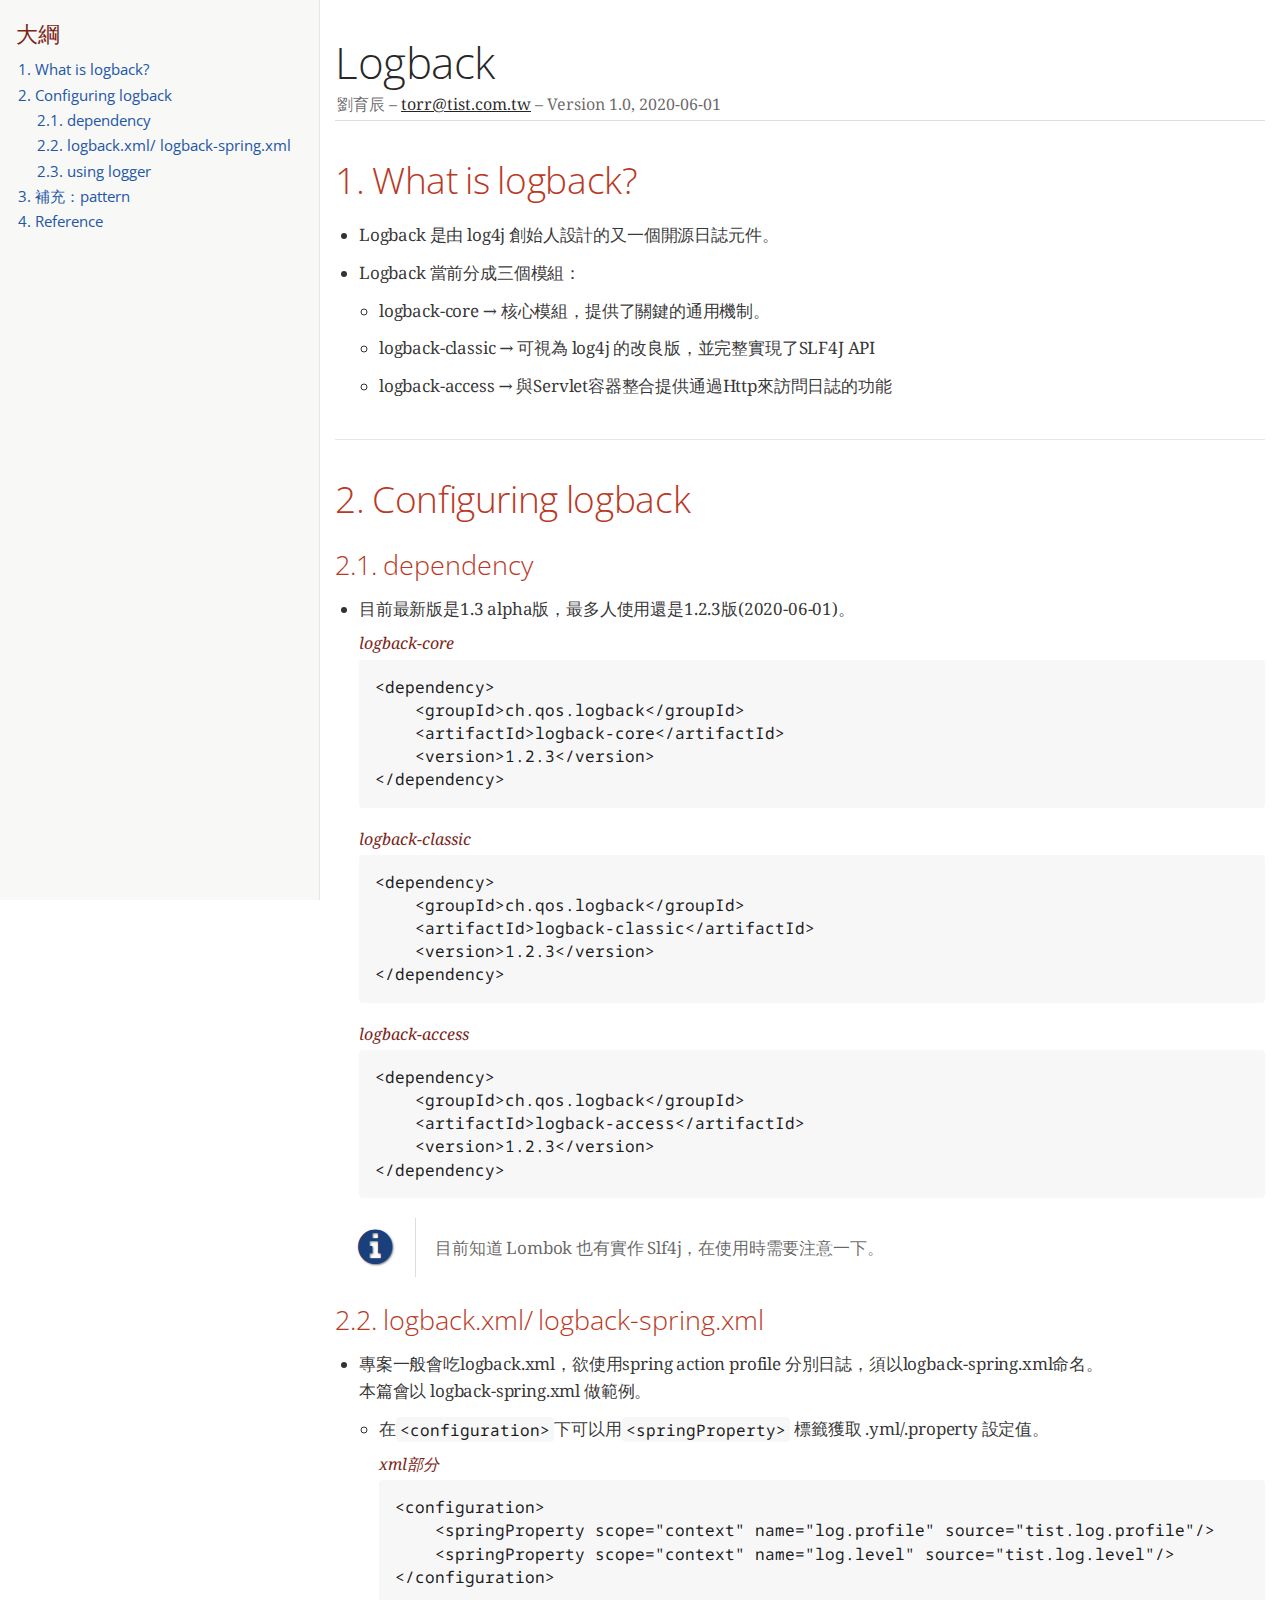
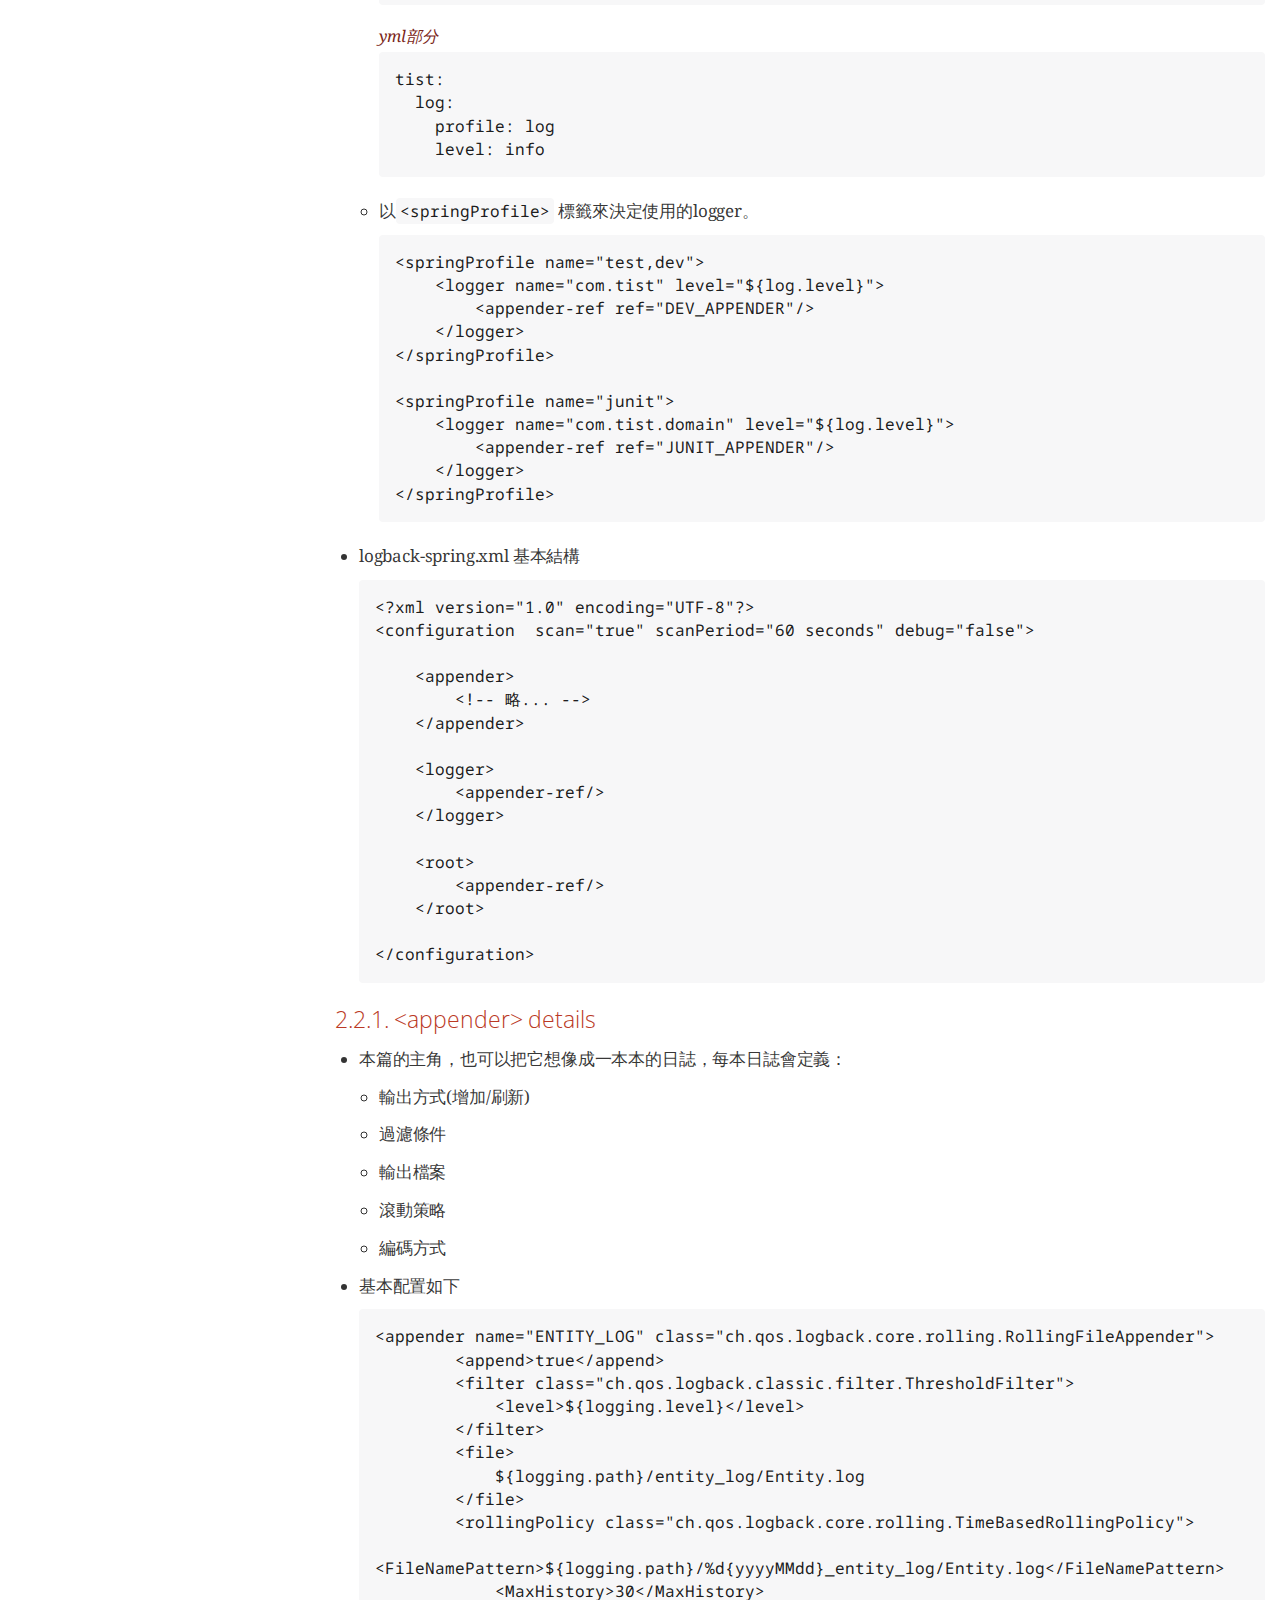
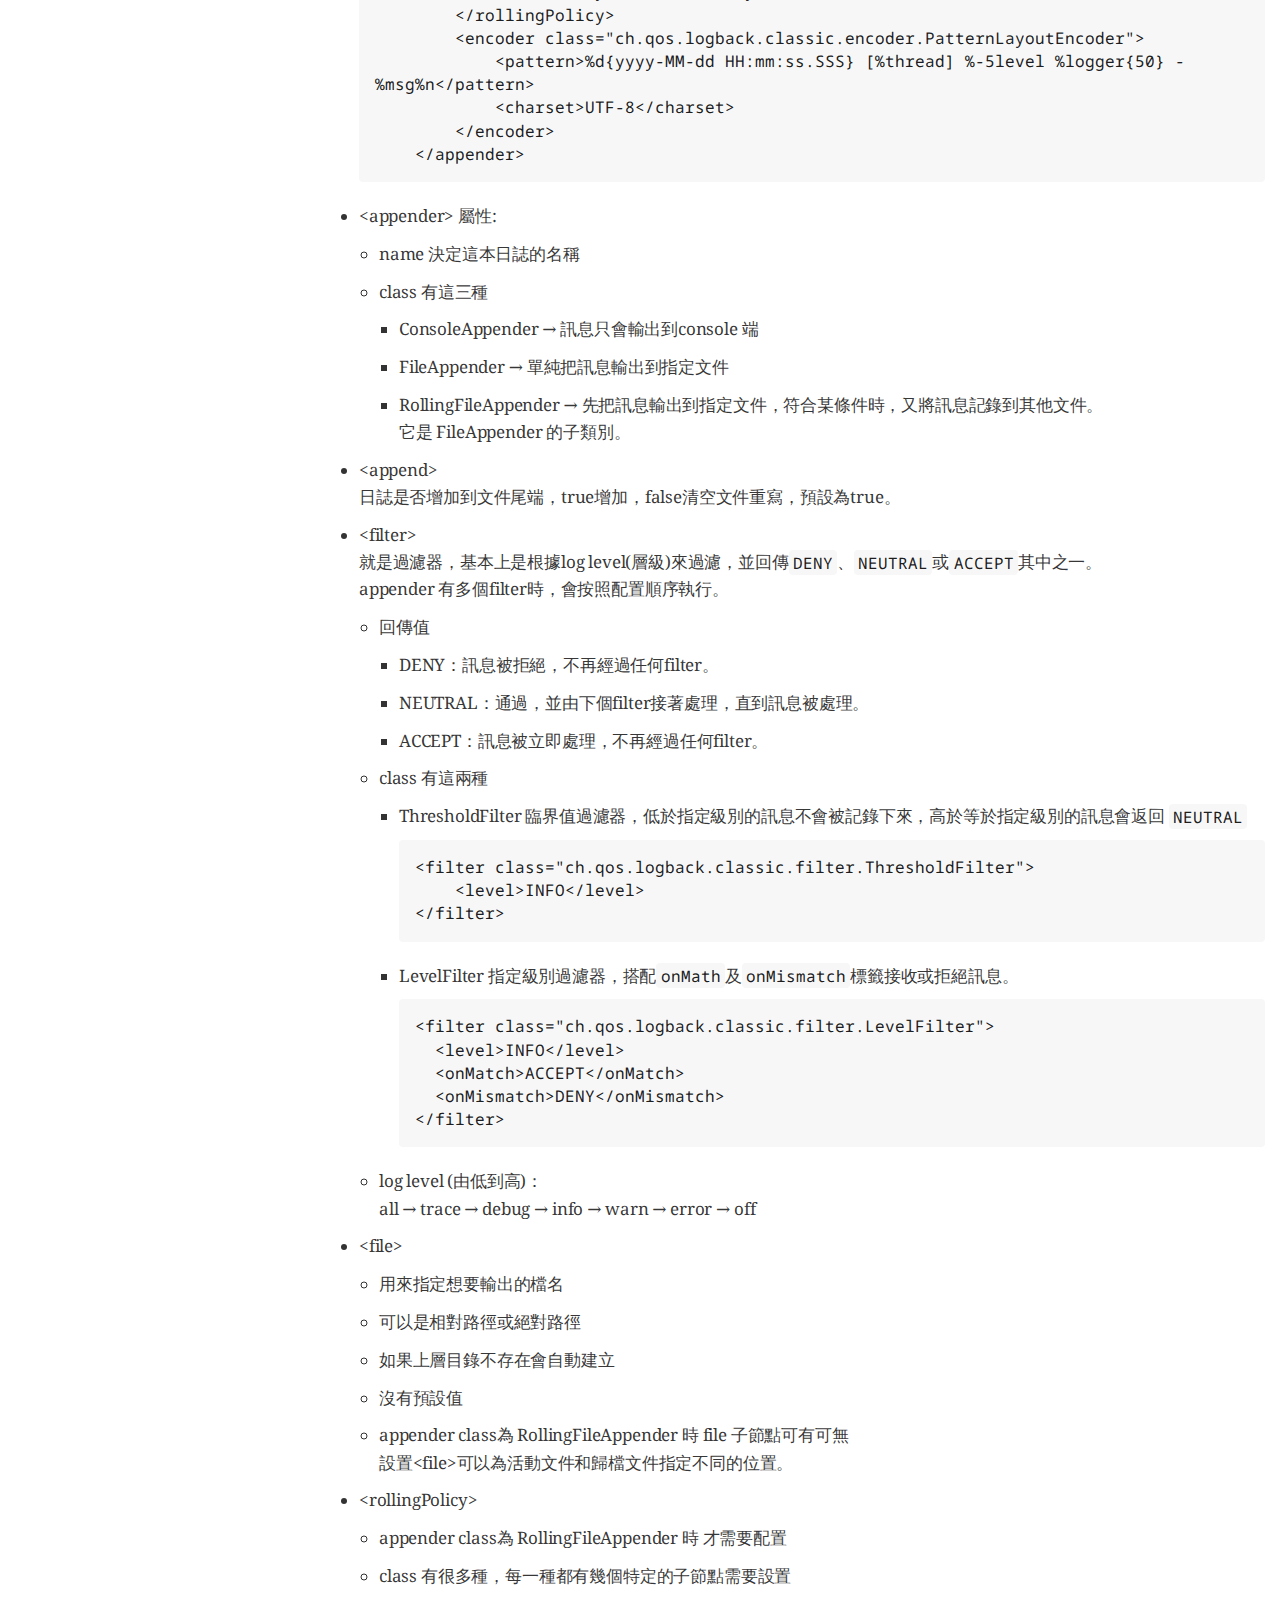
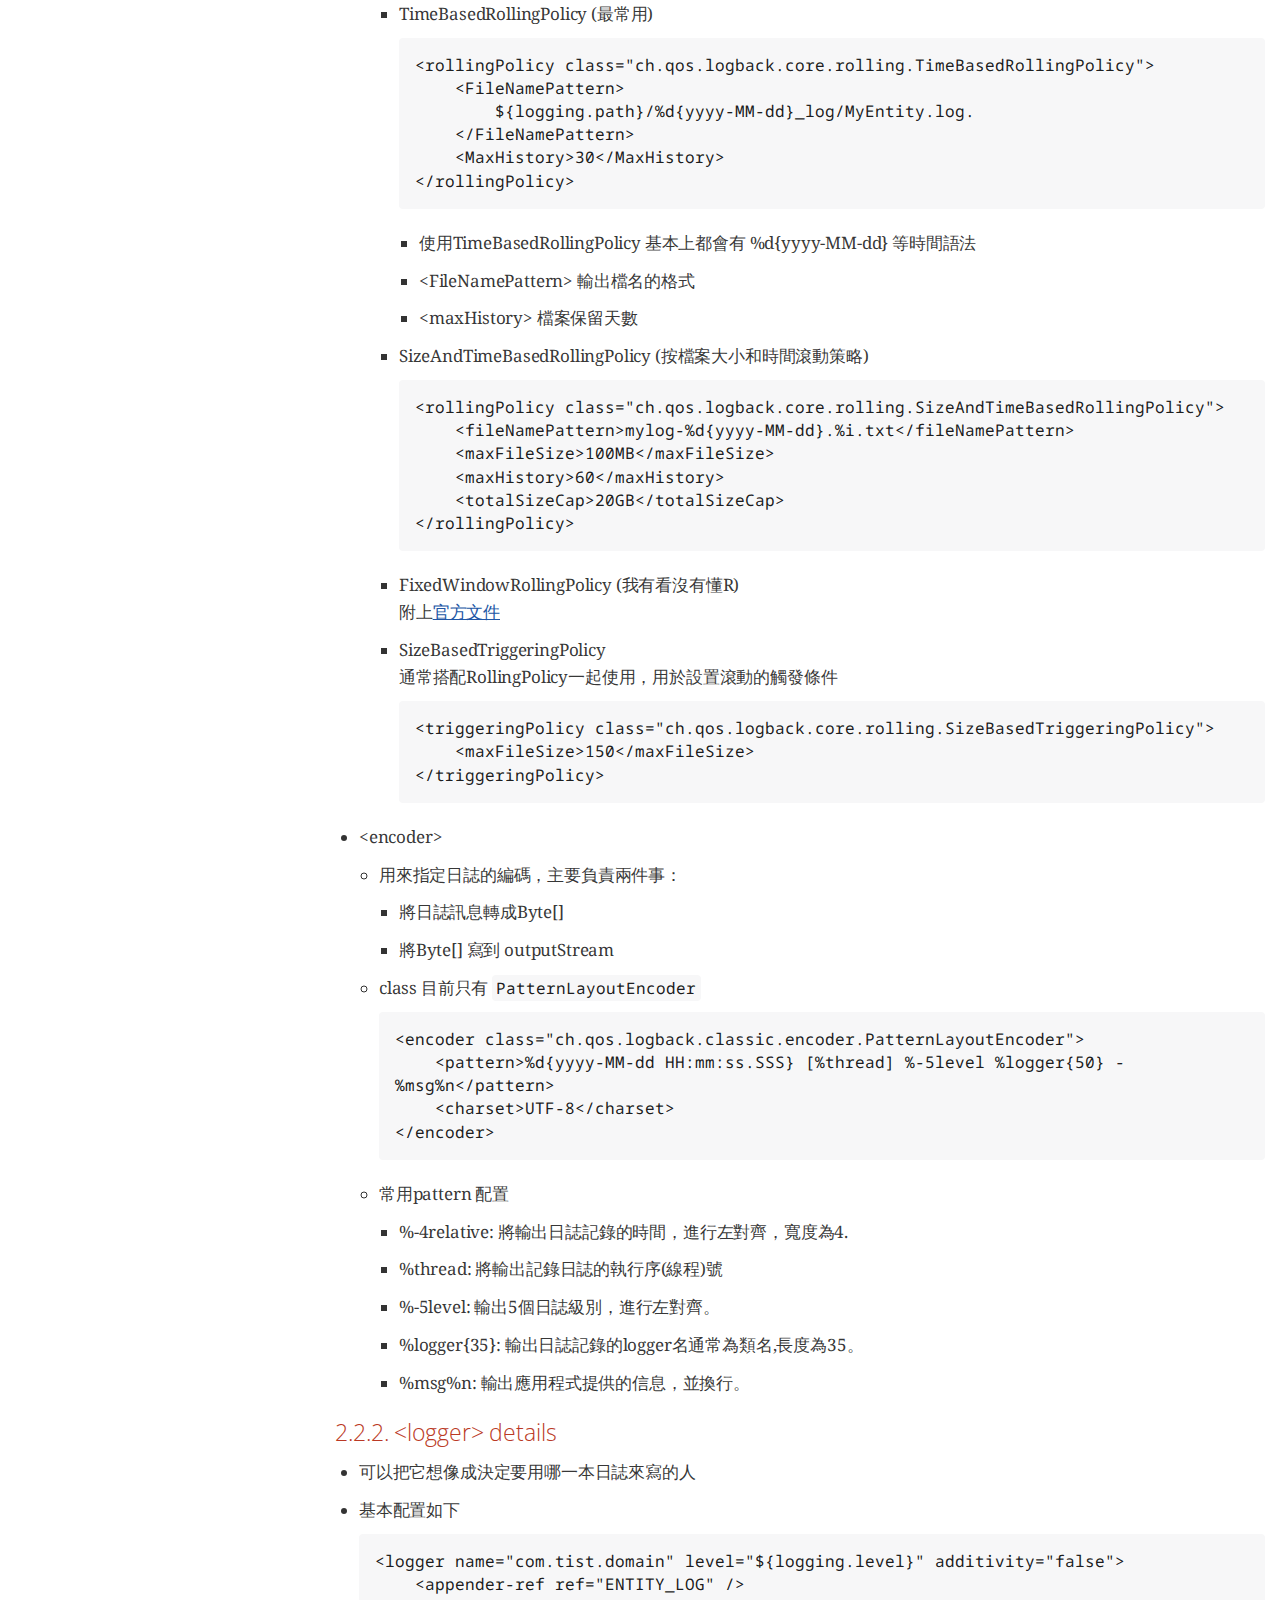
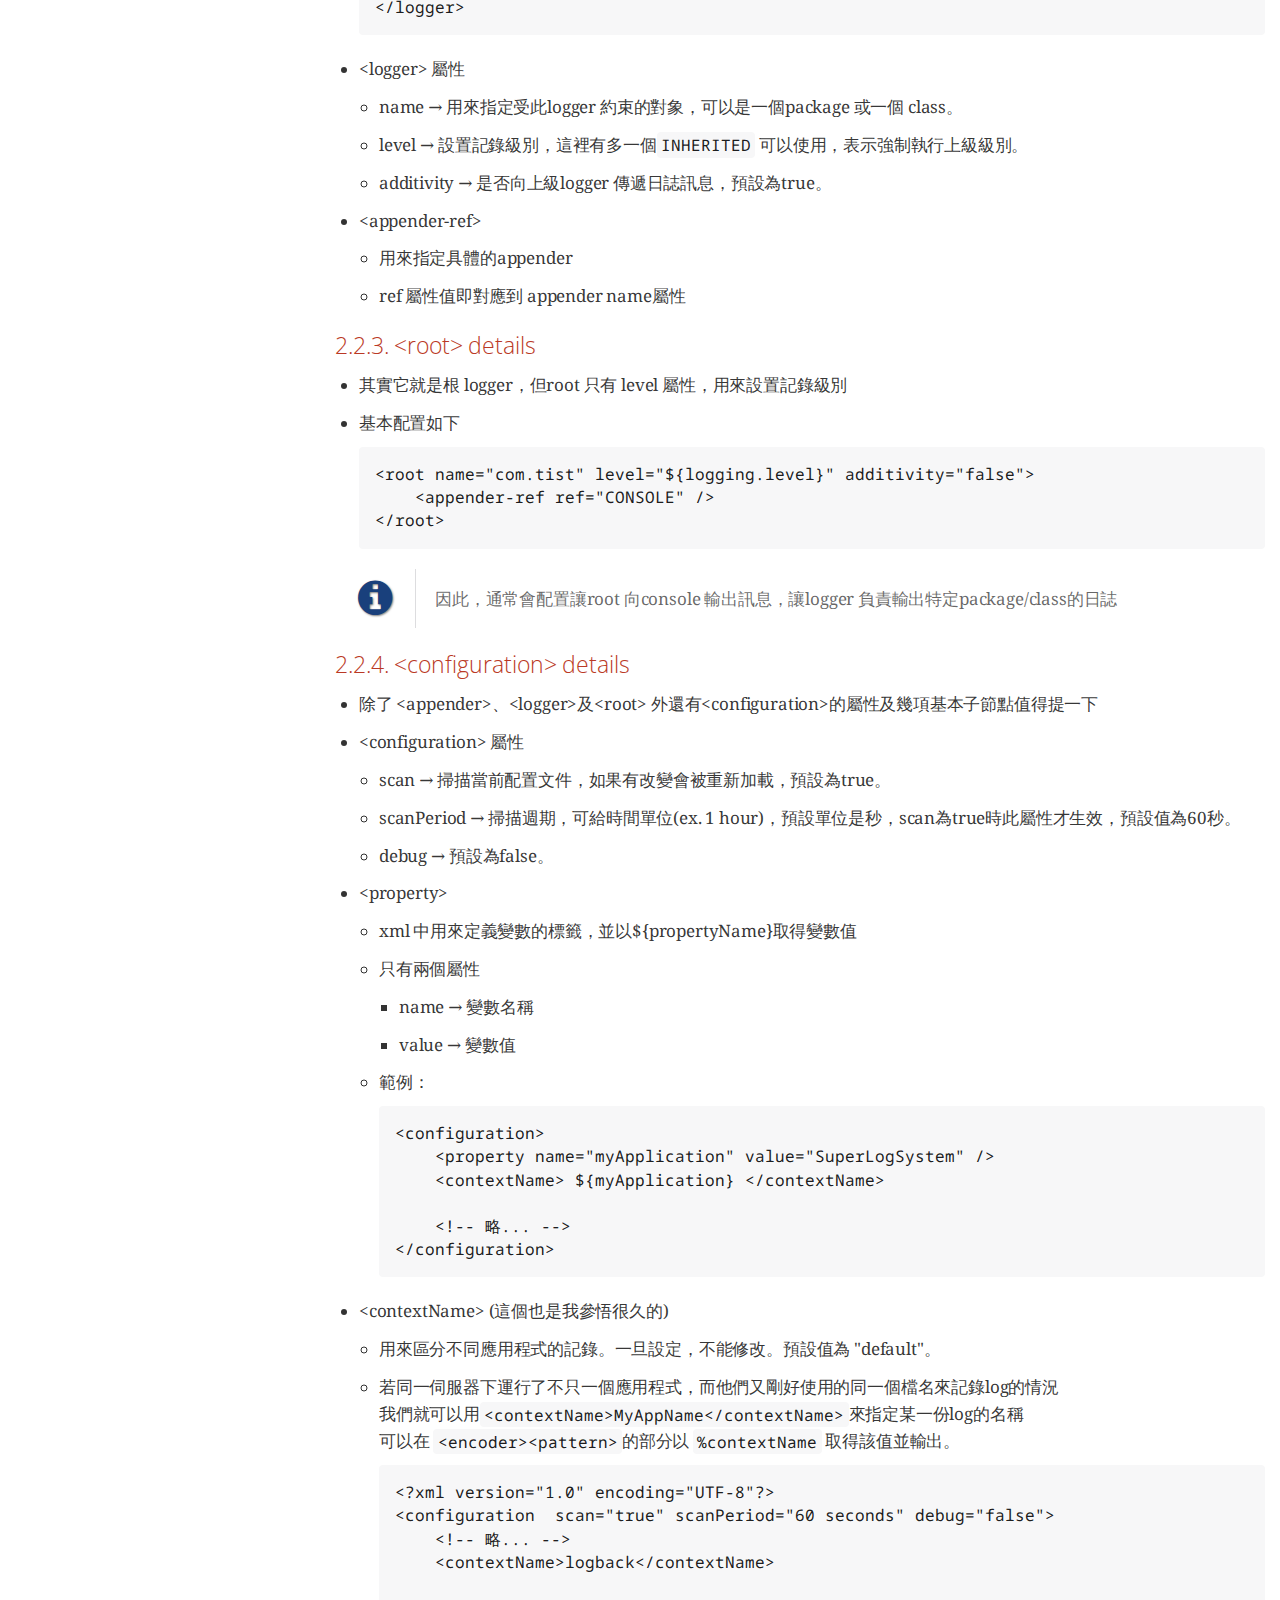
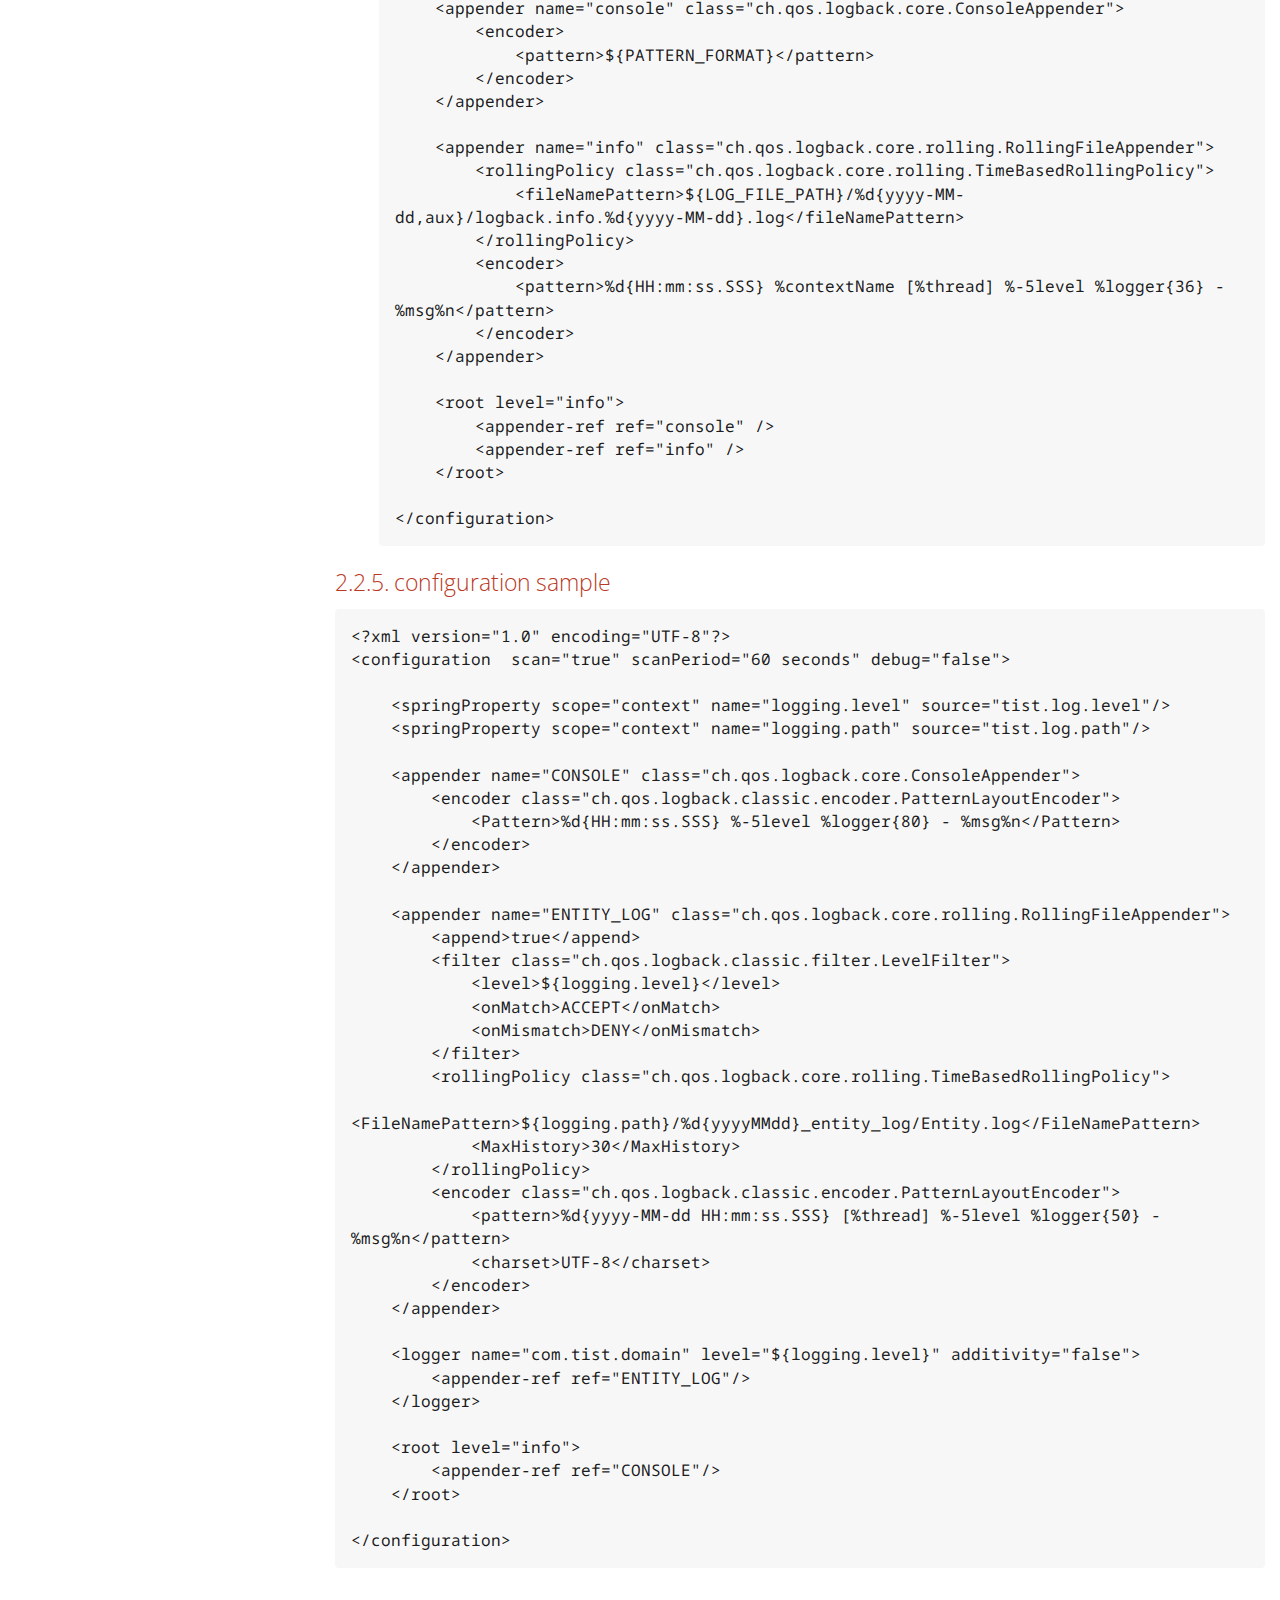
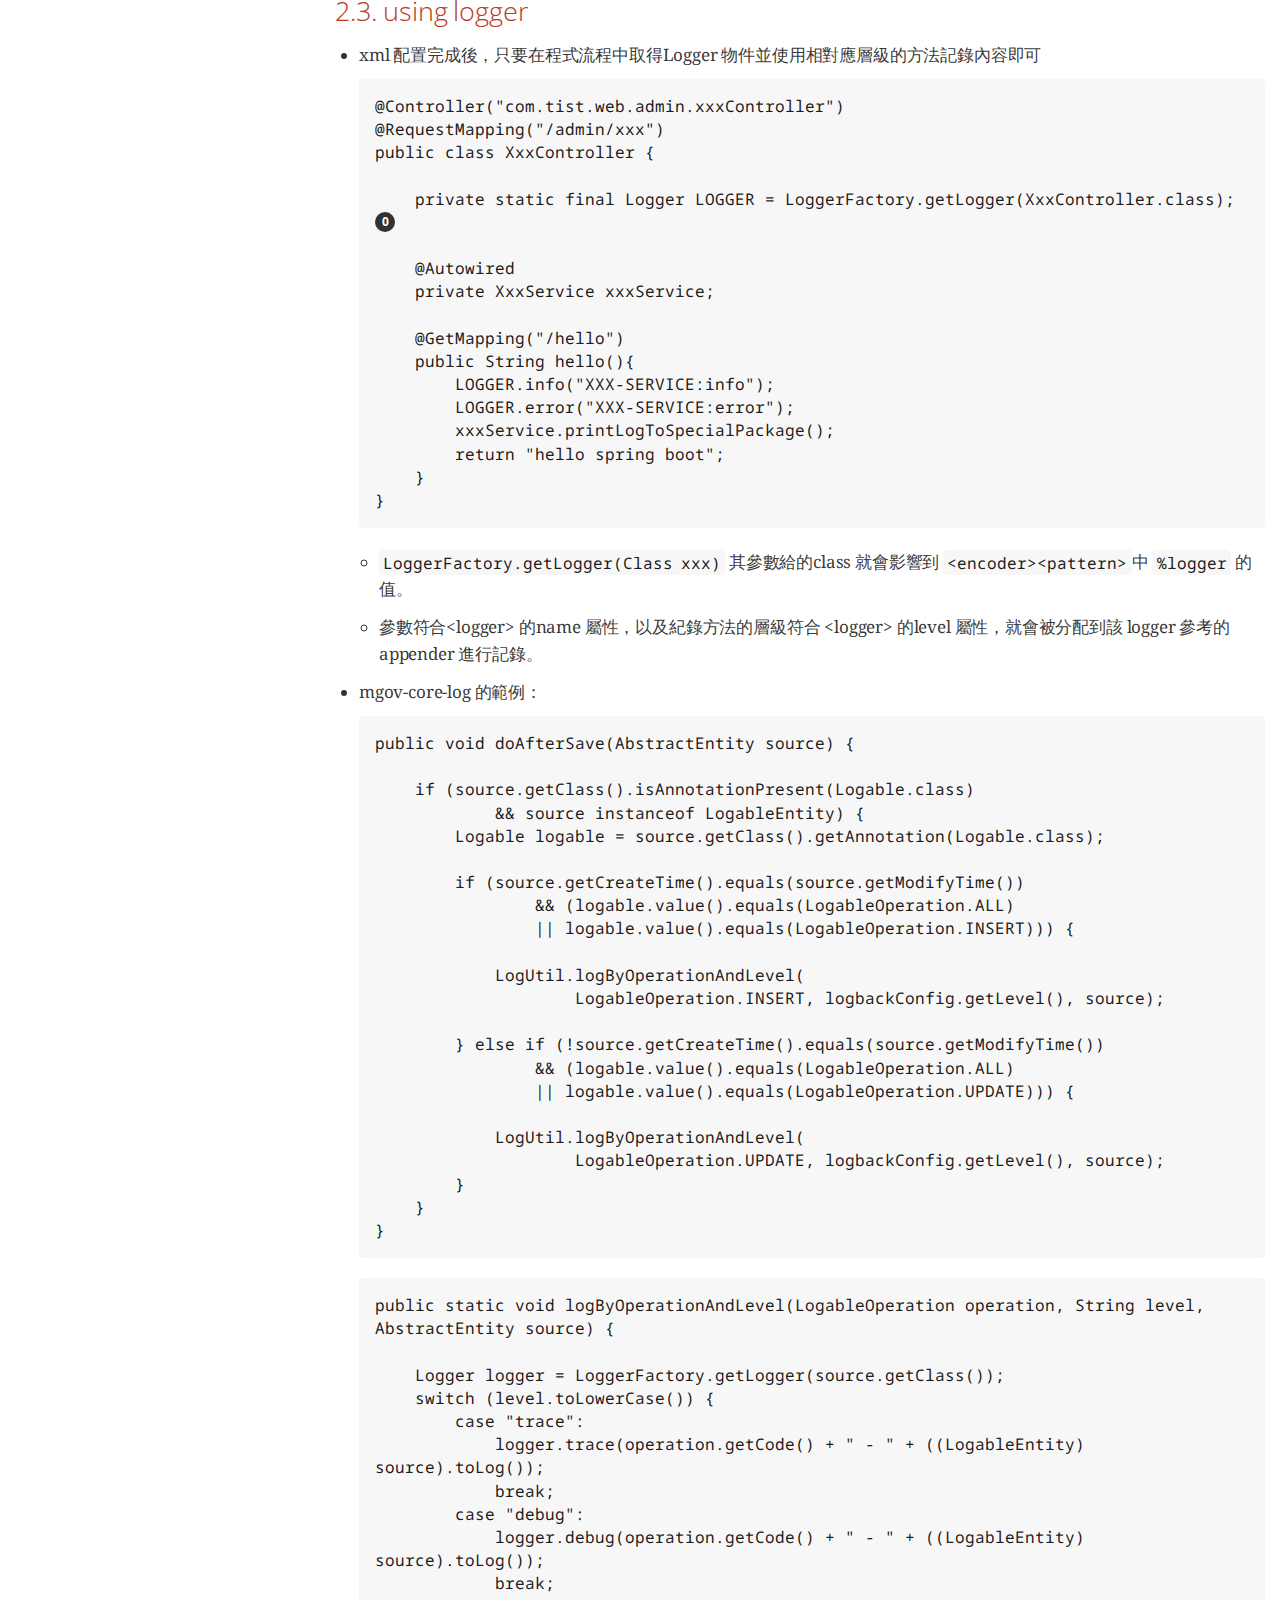
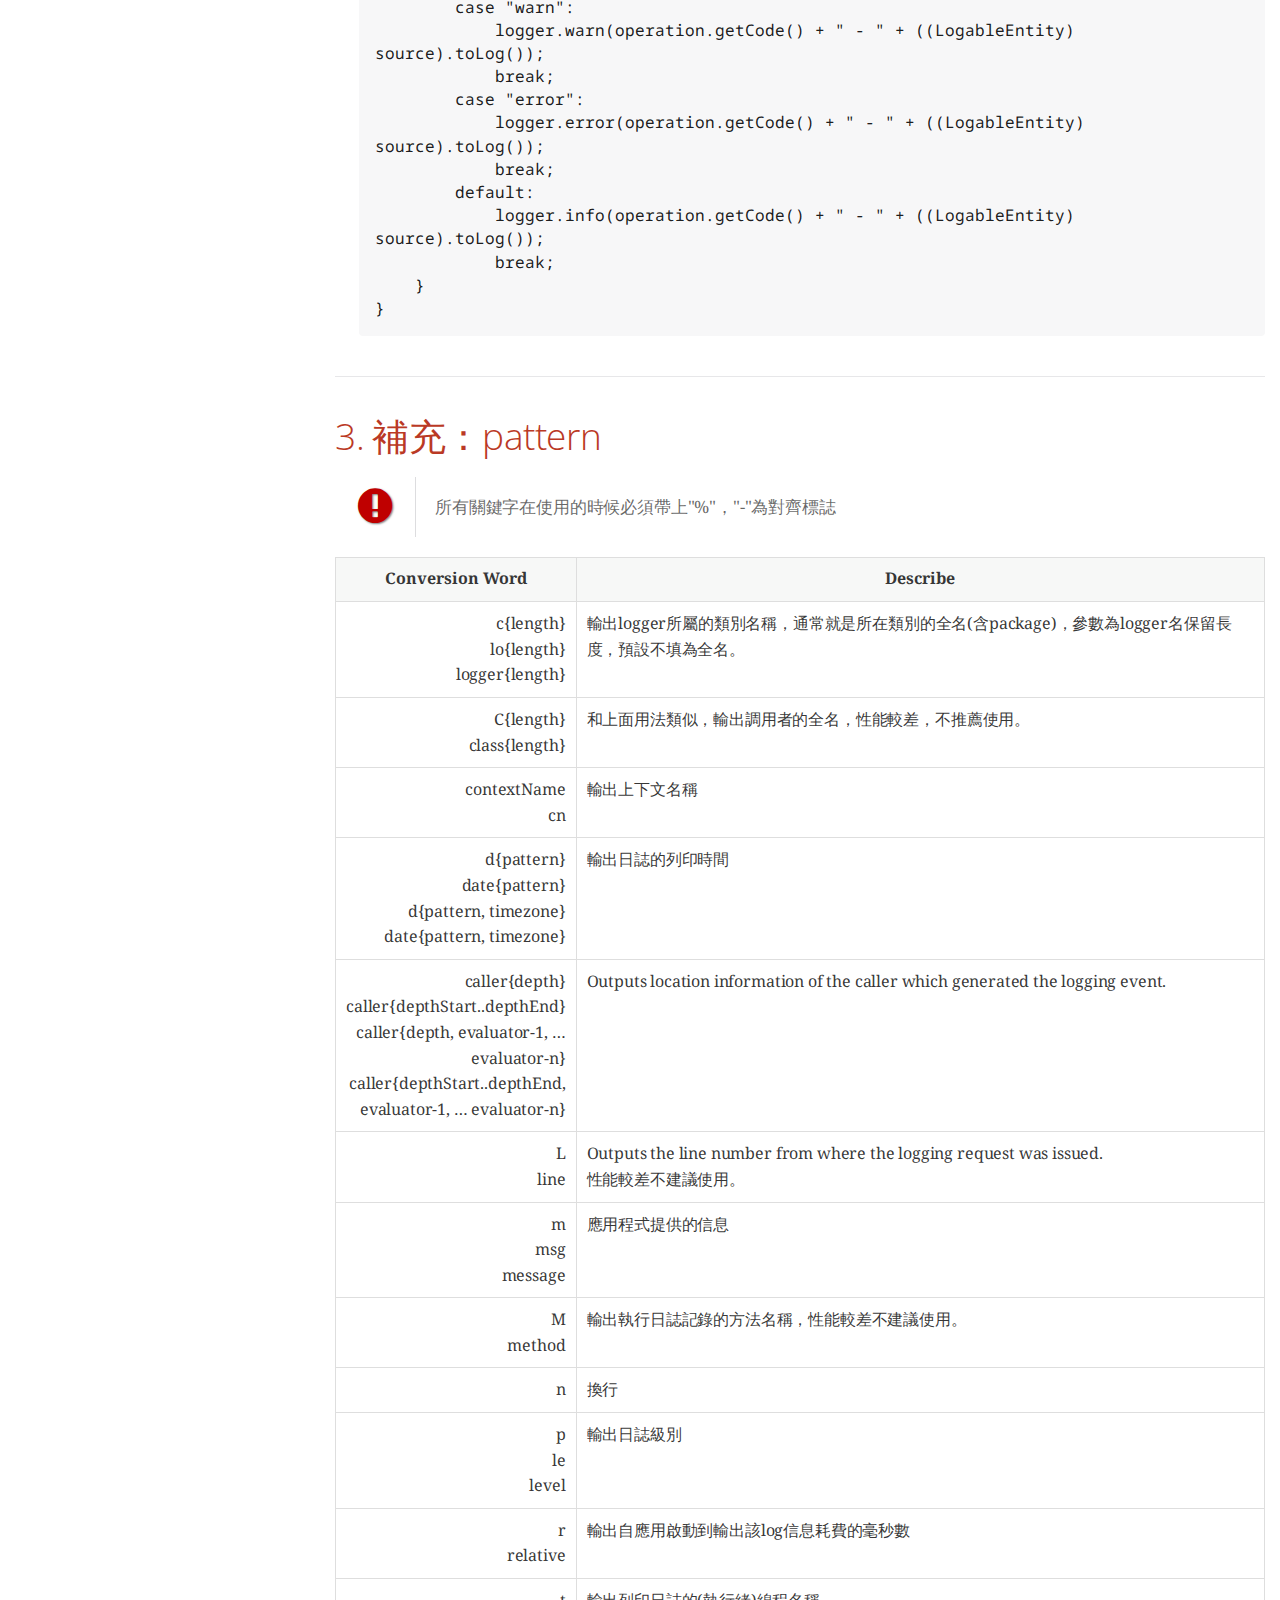
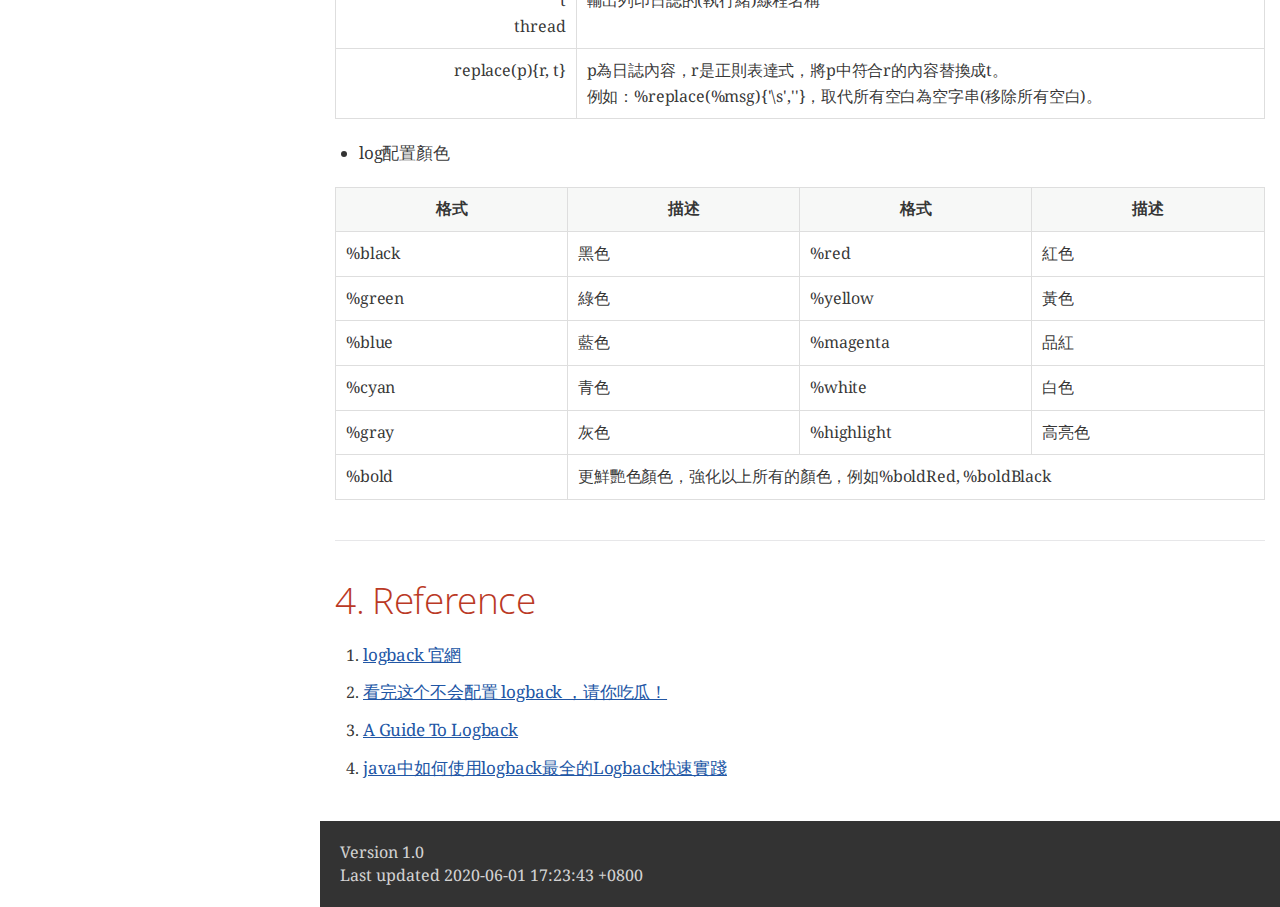
<file: adoc/spring-boot.html>
<!DOCTYPE html>
<html lang="en">
<head>
<meta charset="UTF-8">
<meta http-equiv="X-UA-Compatible" content="IE=edge">
<meta name="viewport" content="width=device-width, initial-scale=1.0">
<meta name="generator" content="Asciidoctor 2.0.10">
<meta name="author" content="劉育辰">
<title>Logback</title>
<link rel="stylesheet" href="https://fonts.googleapis.com/css?family=Open+Sans:300,300italic,400,400italic,600,600italic%7CNoto+Serif:400,400italic,700,700italic%7CDroid+Sans+Mono:400,700">
<style>
/* Asciidoctor default stylesheet | MIT License | https://asciidoctor.org */
/* Uncomment @import statement to use as custom stylesheet */
/*@import "https://fonts.googleapis.com/css?family=Open+Sans:300,300italic,400,400italic,600,600italic%7CNoto+Serif:400,400italic,700,700italic%7CDroid+Sans+Mono:400,700";*/
article,aside,details,figcaption,figure,footer,header,hgroup,main,nav,section{display:block}
audio,video{display:inline-block}
audio:not([controls]){display:none;height:0}
html{font-family:sans-serif;-ms-text-size-adjust:100%;-webkit-text-size-adjust:100%}
a{background:none}
a:focus{outline:thin dotted}
a:active,a:hover{outline:0}
h1{font-size:2em;margin:.67em 0}
abbr[title]{border-bottom:1px dotted}
b,strong{font-weight:bold}
dfn{font-style:italic}
hr{-moz-box-sizing:content-box;box-sizing:content-box;height:0}
mark{background:#ff0;color:#000}
code,kbd,pre,samp{font-family:monospace;font-size:1em}
pre{white-space:pre-wrap}
q{quotes:"\201C" "\201D" "\2018" "\2019"}
small{font-size:80%}
sub,sup{font-size:75%;line-height:0;position:relative;vertical-align:baseline}
sup{top:-.5em}
sub{bottom:-.25em}
img{border:0}
svg:not(:root){overflow:hidden}
figure{margin:0}
fieldset{border:1px solid silver;margin:0 2px;padding:.35em .625em .75em}
legend{border:0;padding:0}
button,input,select,textarea{font-family:inherit;font-size:100%;margin:0}
button,input{line-height:normal}
button,select{text-transform:none}
button,html input[type="button"],input[type="reset"],input[type="submit"]{-webkit-appearance:button;cursor:pointer}
button[disabled],html input[disabled]{cursor:default}
input[type="checkbox"],input[type="radio"]{box-sizing:border-box;padding:0}
button::-moz-focus-inner,input::-moz-focus-inner{border:0;padding:0}
textarea{overflow:auto;vertical-align:top}
table{border-collapse:collapse;border-spacing:0}
*,*::before,*::after{-moz-box-sizing:border-box;-webkit-box-sizing:border-box;box-sizing:border-box}
html,body{font-size:100%}
body{background:#fff;color:rgba(0,0,0,.8);padding:0;margin:0;font-family:"Noto Serif","DejaVu Serif",serif;font-weight:400;font-style:normal;line-height:1;position:relative;cursor:auto;tab-size:4;-moz-osx-font-smoothing:grayscale;-webkit-font-smoothing:antialiased}
a:hover{cursor:pointer}
img,object,embed{max-width:100%;height:auto}
object,embed{height:100%}
img{-ms-interpolation-mode:bicubic}
.left{float:left!important}
.right{float:right!important}
.text-left{text-align:left!important}
.text-right{text-align:right!important}
.text-center{text-align:center!important}
.text-justify{text-align:justify!important}
.hide{display:none}
img,object,svg{display:inline-block;vertical-align:middle}
textarea{height:auto;min-height:50px}
select{width:100%}
.center{margin-left:auto;margin-right:auto}
.stretch{width:100%}
.subheader,.admonitionblock td.content>.title,.audioblock>.title,.exampleblock>.title,.imageblock>.title,.listingblock>.title,.literalblock>.title,.stemblock>.title,.openblock>.title,.paragraph>.title,.quoteblock>.title,table.tableblock>.title,.verseblock>.title,.videoblock>.title,.dlist>.title,.olist>.title,.ulist>.title,.qlist>.title,.hdlist>.title{line-height:1.45;color:#7a2518;font-weight:400;margin-top:0;margin-bottom:.25em}
div,dl,dt,dd,ul,ol,li,h1,h2,h3,#toctitle,.sidebarblock>.content>.title,h4,h5,h6,pre,form,p,blockquote,th,td{margin:0;padding:0;direction:ltr}
a{color:#2156a5;text-decoration:underline;line-height:inherit}
a:hover,a:focus{color:#1d4b8f}
a img{border:0}
p{font-family:inherit;font-weight:400;font-size:1em;line-height:1.6;margin-bottom:1.25em;text-rendering:optimizeLegibility}
p aside{font-size:.875em;line-height:1.35;font-style:italic}
h1,h2,h3,#toctitle,.sidebarblock>.content>.title,h4,h5,h6{font-family:"Open Sans","DejaVu Sans",sans-serif;font-weight:300;font-style:normal;color:#ba3925;text-rendering:optimizeLegibility;margin-top:1em;margin-bottom:.5em;line-height:1.0125em}
h1 small,h2 small,h3 small,#toctitle small,.sidebarblock>.content>.title small,h4 small,h5 small,h6 small{font-size:60%;color:#e99b8f;line-height:0}
h1{font-size:2.125em}
h2{font-size:1.6875em}
h3,#toctitle,.sidebarblock>.content>.title{font-size:1.375em}
h4,h5{font-size:1.125em}
h6{font-size:1em}
hr{border:solid #dddddf;border-width:1px 0 0;clear:both;margin:1.25em 0 1.1875em;height:0}
em,i{font-style:italic;line-height:inherit}
strong,b{font-weight:bold;line-height:inherit}
small{font-size:60%;line-height:inherit}
code{font-family:"Droid Sans Mono","DejaVu Sans Mono",monospace;font-weight:400;color:rgba(0,0,0,.9)}
ul,ol,dl{font-size:1em;line-height:1.6;margin-bottom:1.25em;list-style-position:outside;font-family:inherit}
ul,ol{margin-left:1.5em}
ul li ul,ul li ol{margin-left:1.25em;margin-bottom:0;font-size:1em}
ul.square li ul,ul.circle li ul,ul.disc li ul{list-style:inherit}
ul.square{list-style-type:square}
ul.circle{list-style-type:circle}
ul.disc{list-style-type:disc}
ol li ul,ol li ol{margin-left:1.25em;margin-bottom:0}
dl dt{margin-bottom:.3125em;font-weight:bold}
dl dd{margin-bottom:1.25em}
abbr,acronym{text-transform:uppercase;font-size:90%;color:rgba(0,0,0,.8);border-bottom:1px dotted #ddd;cursor:help}
abbr{text-transform:none}
blockquote{margin:0 0 1.25em;padding:.5625em 1.25em 0 1.1875em;border-left:1px solid #ddd}
blockquote cite{display:block;font-size:.9375em;color:rgba(0,0,0,.6)}
blockquote cite::before{content:"\2014 \0020"}
blockquote cite a,blockquote cite a:visited{color:rgba(0,0,0,.6)}
blockquote,blockquote p{line-height:1.6;color:rgba(0,0,0,.85)}
@media screen and (min-width:768px){h1,h2,h3,#toctitle,.sidebarblock>.content>.title,h4,h5,h6{line-height:1.2}
h1{font-size:2.75em}
h2{font-size:2.3125em}
h3,#toctitle,.sidebarblock>.content>.title{font-size:1.6875em}
h4{font-size:1.4375em}}
table{background:#fff;margin-bottom:1.25em;border:solid 1px #dedede}
table thead,table tfoot{background:#f7f8f7}
table thead tr th,table thead tr td,table tfoot tr th,table tfoot tr td{padding:.5em .625em .625em;font-size:inherit;color:rgba(0,0,0,.8);text-align:left}
table tr th,table tr td{padding:.5625em .625em;font-size:inherit;color:rgba(0,0,0,.8)}
table tr.even,table tr.alt{background:#f8f8f7}
table thead tr th,table tfoot tr th,table tbody tr td,table tr td,table tfoot tr td{display:table-cell;line-height:1.6}
h1,h2,h3,#toctitle,.sidebarblock>.content>.title,h4,h5,h6{line-height:1.2;word-spacing:-.05em}
h1 strong,h2 strong,h3 strong,#toctitle strong,.sidebarblock>.content>.title strong,h4 strong,h5 strong,h6 strong{font-weight:400}
.clearfix::before,.clearfix::after,.float-group::before,.float-group::after{content:" ";display:table}
.clearfix::after,.float-group::after{clear:both}
:not(pre):not([class^=L])>code{font-size:.9375em;font-style:normal!important;letter-spacing:0;padding:.1em .5ex;word-spacing:-.15em;background:#f7f7f8;-webkit-border-radius:4px;border-radius:4px;line-height:1.45;text-rendering:optimizeSpeed;word-wrap:break-word}
:not(pre)>code.nobreak{word-wrap:normal}
:not(pre)>code.nowrap{white-space:nowrap}
pre{color:rgba(0,0,0,.9);font-family:"Droid Sans Mono","DejaVu Sans Mono",monospace;line-height:1.45;text-rendering:optimizeSpeed}
pre code,pre pre{color:inherit;font-size:inherit;line-height:inherit}
pre>code{display:block}
pre.nowrap,pre.nowrap pre{white-space:pre;word-wrap:normal}
em em{font-style:normal}
strong strong{font-weight:400}
.keyseq{color:rgba(51,51,51,.8)}
kbd{font-family:"Droid Sans Mono","DejaVu Sans Mono",monospace;display:inline-block;color:rgba(0,0,0,.8);font-size:.65em;line-height:1.45;background:#f7f7f7;border:1px solid #ccc;-webkit-border-radius:3px;border-radius:3px;-webkit-box-shadow:0 1px 0 rgba(0,0,0,.2),0 0 0 .1em white inset;box-shadow:0 1px 0 rgba(0,0,0,.2),0 0 0 .1em #fff inset;margin:0 .15em;padding:.2em .5em;vertical-align:middle;position:relative;top:-.1em;white-space:nowrap}
.keyseq kbd:first-child{margin-left:0}
.keyseq kbd:last-child{margin-right:0}
.menuseq,.menuref{color:#000}
.menuseq b:not(.caret),.menuref{font-weight:inherit}
.menuseq{word-spacing:-.02em}
.menuseq b.caret{font-size:1.25em;line-height:.8}
.menuseq i.caret{font-weight:bold;text-align:center;width:.45em}
b.button::before,b.button::after{position:relative;top:-1px;font-weight:400}
b.button::before{content:"[";padding:0 3px 0 2px}
b.button::after{content:"]";padding:0 2px 0 3px}
p a>code:hover{color:rgba(0,0,0,.9)}
#header,#content,#footnotes,#footer{width:100%;margin-left:auto;margin-right:auto;margin-top:0;margin-bottom:0;max-width:62.5em;*zoom:1;position:relative;padding-left:.9375em;padding-right:.9375em}
#header::before,#header::after,#content::before,#content::after,#footnotes::before,#footnotes::after,#footer::before,#footer::after{content:" ";display:table}
#header::after,#content::after,#footnotes::after,#footer::after{clear:both}
#content{margin-top:1.25em}
#content::before{content:none}
#header>h1:first-child{color:rgba(0,0,0,.85);margin-top:2.25rem;margin-bottom:0}
#header>h1:first-child+#toc{margin-top:8px;border-top:1px solid #dddddf}
#header>h1:only-child,body.toc2 #header>h1:nth-last-child(2){border-bottom:1px solid #dddddf;padding-bottom:8px}
#header .details{border-bottom:1px solid #dddddf;line-height:1.45;padding-top:.25em;padding-bottom:.25em;padding-left:.25em;color:rgba(0,0,0,.6);display:-ms-flexbox;display:-webkit-flex;display:flex;-ms-flex-flow:row wrap;-webkit-flex-flow:row wrap;flex-flow:row wrap}
#header .details span:first-child{margin-left:-.125em}
#header .details span.email a{color:rgba(0,0,0,.85)}
#header .details br{display:none}
#header .details br+span::before{content:"\00a0\2013\00a0"}
#header .details br+span.author::before{content:"\00a0\22c5\00a0";color:rgba(0,0,0,.85)}
#header .details br+span#revremark::before{content:"\00a0|\00a0"}
#header #revnumber{text-transform:capitalize}
#header #revnumber::after{content:"\00a0"}
#content>h1:first-child:not([class]){color:rgba(0,0,0,.85);border-bottom:1px solid #dddddf;padding-bottom:8px;margin-top:0;padding-top:1rem;margin-bottom:1.25rem}
#toc{border-bottom:1px solid #e7e7e9;padding-bottom:.5em}
#toc>ul{margin-left:.125em}
#toc ul.sectlevel0>li>a{font-style:italic}
#toc ul.sectlevel0 ul.sectlevel1{margin:.5em 0}
#toc ul{font-family:"Open Sans","DejaVu Sans",sans-serif;list-style-type:none}
#toc li{line-height:1.3334;margin-top:.3334em}
#toc a{text-decoration:none}
#toc a:active{text-decoration:underline}
#toctitle{color:#7a2518;font-size:1.2em}
@media screen and (min-width:768px){#toctitle{font-size:1.375em}
body.toc2{padding-left:15em;padding-right:0}
#toc.toc2{margin-top:0!important;background:#f8f8f7;position:fixed;width:15em;left:0;top:0;border-right:1px solid #e7e7e9;border-top-width:0!important;border-bottom-width:0!important;z-index:1000;padding:1.25em 1em;height:100%;overflow:auto}
#toc.toc2 #toctitle{margin-top:0;margin-bottom:.8rem;font-size:1.2em}
#toc.toc2>ul{font-size:.9em;margin-bottom:0}
#toc.toc2 ul ul{margin-left:0;padding-left:1em}
#toc.toc2 ul.sectlevel0 ul.sectlevel1{padding-left:0;margin-top:.5em;margin-bottom:.5em}
body.toc2.toc-right{padding-left:0;padding-right:15em}
body.toc2.toc-right #toc.toc2{border-right-width:0;border-left:1px solid #e7e7e9;left:auto;right:0}}
@media screen and (min-width:1280px){body.toc2{padding-left:20em;padding-right:0}
#toc.toc2{width:20em}
#toc.toc2 #toctitle{font-size:1.375em}
#toc.toc2>ul{font-size:.95em}
#toc.toc2 ul ul{padding-left:1.25em}
body.toc2.toc-right{padding-left:0;padding-right:20em}}
#content #toc{border-style:solid;border-width:1px;border-color:#e0e0dc;margin-bottom:1.25em;padding:1.25em;background:#f8f8f7;-webkit-border-radius:4px;border-radius:4px}
#content #toc>:first-child{margin-top:0}
#content #toc>:last-child{margin-bottom:0}
#footer{max-width:100%;background:rgba(0,0,0,.8);padding:1.25em}
#footer-text{color:rgba(255,255,255,.8);line-height:1.44}
#content{margin-bottom:.625em}
.sect1{padding-bottom:.625em}
@media screen and (min-width:768px){#content{margin-bottom:1.25em}
.sect1{padding-bottom:1.25em}}
.sect1:last-child{padding-bottom:0}
.sect1+.sect1{border-top:1px solid #e7e7e9}
#content h1>a.anchor,h2>a.anchor,h3>a.anchor,#toctitle>a.anchor,.sidebarblock>.content>.title>a.anchor,h4>a.anchor,h5>a.anchor,h6>a.anchor{position:absolute;z-index:1001;width:1.5ex;margin-left:-1.5ex;display:block;text-decoration:none!important;visibility:hidden;text-align:center;font-weight:400}
#content h1>a.anchor::before,h2>a.anchor::before,h3>a.anchor::before,#toctitle>a.anchor::before,.sidebarblock>.content>.title>a.anchor::before,h4>a.anchor::before,h5>a.anchor::before,h6>a.anchor::before{content:"\00A7";font-size:.85em;display:block;padding-top:.1em}
#content h1:hover>a.anchor,#content h1>a.anchor:hover,h2:hover>a.anchor,h2>a.anchor:hover,h3:hover>a.anchor,#toctitle:hover>a.anchor,.sidebarblock>.content>.title:hover>a.anchor,h3>a.anchor:hover,#toctitle>a.anchor:hover,.sidebarblock>.content>.title>a.anchor:hover,h4:hover>a.anchor,h4>a.anchor:hover,h5:hover>a.anchor,h5>a.anchor:hover,h6:hover>a.anchor,h6>a.anchor:hover{visibility:visible}
#content h1>a.link,h2>a.link,h3>a.link,#toctitle>a.link,.sidebarblock>.content>.title>a.link,h4>a.link,h5>a.link,h6>a.link{color:#ba3925;text-decoration:none}
#content h1>a.link:hover,h2>a.link:hover,h3>a.link:hover,#toctitle>a.link:hover,.sidebarblock>.content>.title>a.link:hover,h4>a.link:hover,h5>a.link:hover,h6>a.link:hover{color:#a53221}
details,.audioblock,.imageblock,.literalblock,.listingblock,.stemblock,.videoblock{margin-bottom:1.25em}
details>summary:first-of-type{cursor:pointer;display:list-item;outline:none;margin-bottom:.75em}
.admonitionblock td.content>.title,.audioblock>.title,.exampleblock>.title,.imageblock>.title,.listingblock>.title,.literalblock>.title,.stemblock>.title,.openblock>.title,.paragraph>.title,.quoteblock>.title,table.tableblock>.title,.verseblock>.title,.videoblock>.title,.dlist>.title,.olist>.title,.ulist>.title,.qlist>.title,.hdlist>.title{text-rendering:optimizeLegibility;text-align:left;font-family:"Noto Serif","DejaVu Serif",serif;font-size:1rem;font-style:italic}
table.tableblock.fit-content>caption.title{white-space:nowrap;width:0}
.paragraph.lead>p,#preamble>.sectionbody>[class="paragraph"]:first-of-type p{font-size:1.21875em;line-height:1.6;color:rgba(0,0,0,.85)}
table.tableblock #preamble>.sectionbody>[class="paragraph"]:first-of-type p{font-size:inherit}
.admonitionblock>table{border-collapse:separate;border:0;background:none;width:100%}
.admonitionblock>table td.icon{text-align:center;width:80px}
.admonitionblock>table td.icon img{max-width:none}
.admonitionblock>table td.icon .title{font-weight:bold;font-family:"Open Sans","DejaVu Sans",sans-serif;text-transform:uppercase}
.admonitionblock>table td.content{padding-left:1.125em;padding-right:1.25em;border-left:1px solid #dddddf;color:rgba(0,0,0,.6)}
.admonitionblock>table td.content>:last-child>:last-child{margin-bottom:0}
.exampleblock>.content{border-style:solid;border-width:1px;border-color:#e6e6e6;margin-bottom:1.25em;padding:1.25em;background:#fff;-webkit-border-radius:4px;border-radius:4px}
.exampleblock>.content>:first-child{margin-top:0}
.exampleblock>.content>:last-child{margin-bottom:0}
.sidebarblock{border-style:solid;border-width:1px;border-color:#dbdbd6;margin-bottom:1.25em;padding:1.25em;background:#f3f3f2;-webkit-border-radius:4px;border-radius:4px}
.sidebarblock>:first-child{margin-top:0}
.sidebarblock>:last-child{margin-bottom:0}
.sidebarblock>.content>.title{color:#7a2518;margin-top:0;text-align:center}
.exampleblock>.content>:last-child>:last-child,.exampleblock>.content .olist>ol>li:last-child>:last-child,.exampleblock>.content .ulist>ul>li:last-child>:last-child,.exampleblock>.content .qlist>ol>li:last-child>:last-child,.sidebarblock>.content>:last-child>:last-child,.sidebarblock>.content .olist>ol>li:last-child>:last-child,.sidebarblock>.content .ulist>ul>li:last-child>:last-child,.sidebarblock>.content .qlist>ol>li:last-child>:last-child{margin-bottom:0}
.literalblock pre,.listingblock>.content>pre{-webkit-border-radius:4px;border-radius:4px;word-wrap:break-word;overflow-x:auto;padding:1em;font-size:.8125em}
@media screen and (min-width:768px){.literalblock pre,.listingblock>.content>pre{font-size:.90625em}}
@media screen and (min-width:1280px){.literalblock pre,.listingblock>.content>pre{font-size:1em}}
.literalblock pre,.listingblock>.content>pre:not(.highlight),.listingblock>.content>pre[class="highlight"],.listingblock>.content>pre[class^="highlight "]{background:#f7f7f8}
.literalblock.output pre{color:#f7f7f8;background:rgba(0,0,0,.9)}
.listingblock>.content{position:relative}
.listingblock code[data-lang]::before{display:none;content:attr(data-lang);position:absolute;font-size:.75em;top:.425rem;right:.5rem;line-height:1;text-transform:uppercase;color:inherit;opacity:.5}
.listingblock:hover code[data-lang]::before{display:block}
.listingblock.terminal pre .command::before{content:attr(data-prompt);padding-right:.5em;color:inherit;opacity:.5}
.listingblock.terminal pre .command:not([data-prompt])::before{content:"$"}
.listingblock pre.highlightjs{padding:0}
.listingblock pre.highlightjs>code{padding:1em;-webkit-border-radius:4px;border-radius:4px}
.listingblock pre.prettyprint{border-width:0}
.prettyprint{background:#f7f7f8}
pre.prettyprint .linenums{line-height:1.45;margin-left:2em}
pre.prettyprint li{background:none;list-style-type:inherit;padding-left:0}
pre.prettyprint li code[data-lang]::before{opacity:1}
pre.prettyprint li:not(:first-child) code[data-lang]::before{display:none}
table.linenotable{border-collapse:separate;border:0;margin-bottom:0;background:none}
table.linenotable td[class]{color:inherit;vertical-align:top;padding:0;line-height:inherit;white-space:normal}
table.linenotable td.code{padding-left:.75em}
table.linenotable td.linenos{border-right:1px solid currentColor;opacity:.35;padding-right:.5em}
pre.pygments .lineno{border-right:1px solid currentColor;opacity:.35;display:inline-block;margin-right:.75em}
pre.pygments .lineno::before{content:"";margin-right:-.125em}
.quoteblock{margin:0 1em 1.25em 1.5em;display:table}
.quoteblock:not(.excerpt)>.title{margin-left:-1.5em;margin-bottom:.75em}
.quoteblock blockquote,.quoteblock p{color:rgba(0,0,0,.85);font-size:1.15rem;line-height:1.75;word-spacing:.1em;letter-spacing:0;font-style:italic;text-align:justify}
.quoteblock blockquote{margin:0;padding:0;border:0}
.quoteblock blockquote::before{content:"\201c";float:left;font-size:2.75em;font-weight:bold;line-height:.6em;margin-left:-.6em;color:#7a2518;text-shadow:0 1px 2px rgba(0,0,0,.1)}
.quoteblock blockquote>.paragraph:last-child p{margin-bottom:0}
.quoteblock .attribution{margin-top:.75em;margin-right:.5ex;text-align:right}
.verseblock{margin:0 1em 1.25em}
.verseblock pre{font-family:"Open Sans","DejaVu Sans",sans;font-size:1.15rem;color:rgba(0,0,0,.85);font-weight:300;text-rendering:optimizeLegibility}
.verseblock pre strong{font-weight:400}
.verseblock .attribution{margin-top:1.25rem;margin-left:.5ex}
.quoteblock .attribution,.verseblock .attribution{font-size:.9375em;line-height:1.45;font-style:italic}
.quoteblock .attribution br,.verseblock .attribution br{display:none}
.quoteblock .attribution cite,.verseblock .attribution cite{display:block;letter-spacing:-.025em;color:rgba(0,0,0,.6)}
.quoteblock.abstract blockquote::before,.quoteblock.excerpt blockquote::before,.quoteblock .quoteblock blockquote::before{display:none}
.quoteblock.abstract blockquote,.quoteblock.abstract p,.quoteblock.excerpt blockquote,.quoteblock.excerpt p,.quoteblock .quoteblock blockquote,.quoteblock .quoteblock p{line-height:1.6;word-spacing:0}
.quoteblock.abstract{margin:0 1em 1.25em;display:block}
.quoteblock.abstract>.title{margin:0 0 .375em;font-size:1.15em;text-align:center}
.quoteblock.excerpt>blockquote,.quoteblock .quoteblock{padding:0 0 .25em 1em;border-left:.25em solid #dddddf}
.quoteblock.excerpt,.quoteblock .quoteblock{margin-left:0}
.quoteblock.excerpt blockquote,.quoteblock.excerpt p,.quoteblock .quoteblock blockquote,.quoteblock .quoteblock p{color:inherit;font-size:1.0625rem}
.quoteblock.excerpt .attribution,.quoteblock .quoteblock .attribution{color:inherit;text-align:left;margin-right:0}
table.tableblock{max-width:100%;border-collapse:separate}
p.tableblock:last-child{margin-bottom:0}
td.tableblock>.content>:last-child{margin-bottom:-1.25em}
td.tableblock>.content>:last-child.sidebarblock{margin-bottom:0}
table.tableblock,th.tableblock,td.tableblock{border:0 solid #dedede}
table.grid-all>thead>tr>.tableblock,table.grid-all>tbody>tr>.tableblock{border-width:0 1px 1px 0}
table.grid-all>tfoot>tr>.tableblock{border-width:1px 1px 0 0}
table.grid-cols>*>tr>.tableblock{border-width:0 1px 0 0}
table.grid-rows>thead>tr>.tableblock,table.grid-rows>tbody>tr>.tableblock{border-width:0 0 1px}
table.grid-rows>tfoot>tr>.tableblock{border-width:1px 0 0}
table.grid-all>*>tr>.tableblock:last-child,table.grid-cols>*>tr>.tableblock:last-child{border-right-width:0}
table.grid-all>tbody>tr:last-child>.tableblock,table.grid-all>thead:last-child>tr>.tableblock,table.grid-rows>tbody>tr:last-child>.tableblock,table.grid-rows>thead:last-child>tr>.tableblock{border-bottom-width:0}
table.frame-all{border-width:1px}
table.frame-sides{border-width:0 1px}
table.frame-topbot,table.frame-ends{border-width:1px 0}
table.stripes-all tr,table.stripes-odd tr:nth-of-type(odd),table.stripes-even tr:nth-of-type(even),table.stripes-hover tr:hover{background:#f8f8f7}
th.halign-left,td.halign-left{text-align:left}
th.halign-right,td.halign-right{text-align:right}
th.halign-center,td.halign-center{text-align:center}
th.valign-top,td.valign-top{vertical-align:top}
th.valign-bottom,td.valign-bottom{vertical-align:bottom}
th.valign-middle,td.valign-middle{vertical-align:middle}
table thead th,table tfoot th{font-weight:bold}
tbody tr th{display:table-cell;line-height:1.6;background:#f7f8f7}
tbody tr th,tbody tr th p,tfoot tr th,tfoot tr th p{color:rgba(0,0,0,.8);font-weight:bold}
p.tableblock>code:only-child{background:none;padding:0}
p.tableblock{font-size:1em}
ol{margin-left:1.75em}
ul li ol{margin-left:1.5em}
dl dd{margin-left:1.125em}
dl dd:last-child,dl dd:last-child>:last-child{margin-bottom:0}
ol>li p,ul>li p,ul dd,ol dd,.olist .olist,.ulist .ulist,.ulist .olist,.olist .ulist{margin-bottom:.625em}
ul.checklist,ul.none,ol.none,ul.no-bullet,ol.no-bullet,ol.unnumbered,ul.unstyled,ol.unstyled{list-style-type:none}
ul.no-bullet,ol.no-bullet,ol.unnumbered{margin-left:.625em}
ul.unstyled,ol.unstyled{margin-left:0}
ul.checklist{margin-left:.625em}
ul.checklist li>p:first-child>.fa-square-o:first-child,ul.checklist li>p:first-child>.fa-check-square-o:first-child{width:1.25em;font-size:.8em;position:relative;bottom:.125em}
ul.checklist li>p:first-child>input[type="checkbox"]:first-child{margin-right:.25em}
ul.inline{display:-ms-flexbox;display:-webkit-box;display:flex;-ms-flex-flow:row wrap;-webkit-flex-flow:row wrap;flex-flow:row wrap;list-style:none;margin:0 0 .625em -1.25em}
ul.inline>li{margin-left:1.25em}
.unstyled dl dt{font-weight:400;font-style:normal}
ol.arabic{list-style-type:decimal}
ol.decimal{list-style-type:decimal-leading-zero}
ol.loweralpha{list-style-type:lower-alpha}
ol.upperalpha{list-style-type:upper-alpha}
ol.lowerroman{list-style-type:lower-roman}
ol.upperroman{list-style-type:upper-roman}
ol.lowergreek{list-style-type:lower-greek}
.hdlist>table,.colist>table{border:0;background:none}
.hdlist>table>tbody>tr,.colist>table>tbody>tr{background:none}
td.hdlist1,td.hdlist2{vertical-align:top;padding:0 .625em}
td.hdlist1{font-weight:bold;padding-bottom:1.25em}
.literalblock+.colist,.listingblock+.colist{margin-top:-.5em}
.colist td:not([class]):first-child{padding:.4em .75em 0;line-height:1;vertical-align:top}
.colist td:not([class]):first-child img{max-width:none}
.colist td:not([class]):last-child{padding:.25em 0}
.thumb,.th{line-height:0;display:inline-block;border:solid 4px #fff;-webkit-box-shadow:0 0 0 1px #ddd;box-shadow:0 0 0 1px #ddd}
.imageblock.left{margin:.25em .625em 1.25em 0}
.imageblock.right{margin:.25em 0 1.25em .625em}
.imageblock>.title{margin-bottom:0}
.imageblock.thumb,.imageblock.th{border-width:6px}
.imageblock.thumb>.title,.imageblock.th>.title{padding:0 .125em}
.image.left,.image.right{margin-top:.25em;margin-bottom:.25em;display:inline-block;line-height:0}
.image.left{margin-right:.625em}
.image.right{margin-left:.625em}
a.image{text-decoration:none;display:inline-block}
a.image object{pointer-events:none}
sup.footnote,sup.footnoteref{font-size:.875em;position:static;vertical-align:super}
sup.footnote a,sup.footnoteref a{text-decoration:none}
sup.footnote a:active,sup.footnoteref a:active{text-decoration:underline}
#footnotes{padding-top:.75em;padding-bottom:.75em;margin-bottom:.625em}
#footnotes hr{width:20%;min-width:6.25em;margin:-.25em 0 .75em;border-width:1px 0 0}
#footnotes .footnote{padding:0 .375em 0 .225em;line-height:1.3334;font-size:.875em;margin-left:1.2em;margin-bottom:.2em}
#footnotes .footnote a:first-of-type{font-weight:bold;text-decoration:none;margin-left:-1.05em}
#footnotes .footnote:last-of-type{margin-bottom:0}
#content #footnotes{margin-top:-.625em;margin-bottom:0;padding:.75em 0}
.gist .file-data>table{border:0;background:#fff;width:100%;margin-bottom:0}
.gist .file-data>table td.line-data{width:99%}
div.unbreakable{page-break-inside:avoid}
.big{font-size:larger}
.small{font-size:smaller}
.underline{text-decoration:underline}
.overline{text-decoration:overline}
.line-through{text-decoration:line-through}
.aqua{color:#00bfbf}
.aqua-background{background:#00fafa}
.black{color:#000}
.black-background{background:#000}
.blue{color:#0000bf}
.blue-background{background:#0000fa}
.fuchsia{color:#bf00bf}
.fuchsia-background{background:#fa00fa}
.gray{color:#606060}
.gray-background{background:#7d7d7d}
.green{color:#006000}
.green-background{background:#007d00}
.lime{color:#00bf00}
.lime-background{background:#00fa00}
.maroon{color:#600000}
.maroon-background{background:#7d0000}
.navy{color:#000060}
.navy-background{background:#00007d}
.olive{color:#606000}
.olive-background{background:#7d7d00}
.purple{color:#600060}
.purple-background{background:#7d007d}
.red{color:#bf0000}
.red-background{background:#fa0000}
.silver{color:#909090}
.silver-background{background:#bcbcbc}
.teal{color:#006060}
.teal-background{background:#007d7d}
.white{color:#bfbfbf}
.white-background{background:#fafafa}
.yellow{color:#bfbf00}
.yellow-background{background:#fafa00}
span.icon>.fa{cursor:default}
a span.icon>.fa{cursor:inherit}
.admonitionblock td.icon [class^="fa icon-"]{font-size:2.5em;text-shadow:1px 1px 2px rgba(0,0,0,.5);cursor:default}
.admonitionblock td.icon .icon-note::before{content:"\f05a";color:#19407c}
.admonitionblock td.icon .icon-tip::before{content:"\f0eb";text-shadow:1px 1px 2px rgba(155,155,0,.8);color:#111}
.admonitionblock td.icon .icon-warning::before{content:"\f071";color:#bf6900}
.admonitionblock td.icon .icon-caution::before{content:"\f06d";color:#bf3400}
.admonitionblock td.icon .icon-important::before{content:"\f06a";color:#bf0000}
.conum[data-value]{display:inline-block;color:#fff!important;background:rgba(0,0,0,.8);-webkit-border-radius:100px;border-radius:100px;text-align:center;font-size:.75em;width:1.67em;height:1.67em;line-height:1.67em;font-family:"Open Sans","DejaVu Sans",sans-serif;font-style:normal;font-weight:bold}
.conum[data-value] *{color:#fff!important}
.conum[data-value]+b{display:none}
.conum[data-value]::after{content:attr(data-value)}
pre .conum[data-value]{position:relative;top:-.125em}
b.conum *{color:inherit!important}
.conum:not([data-value]):empty{display:none}
dt,th.tableblock,td.content,div.footnote{text-rendering:optimizeLegibility}
h1,h2,p,td.content,span.alt{letter-spacing:-.01em}
p strong,td.content strong,div.footnote strong{letter-spacing:-.005em}
p,blockquote,dt,td.content,span.alt{font-size:1.0625rem}
p{margin-bottom:1.25rem}
.sidebarblock p,.sidebarblock dt,.sidebarblock td.content,p.tableblock{font-size:1em}
.exampleblock>.content{background:#fffef7;border-color:#e0e0dc;-webkit-box-shadow:0 1px 4px #e0e0dc;box-shadow:0 1px 4px #e0e0dc}
.print-only{display:none!important}
@page{margin:1.25cm .75cm}
@media print{*{-webkit-box-shadow:none!important;box-shadow:none!important;text-shadow:none!important}
html{font-size:80%}
a{color:inherit!important;text-decoration:underline!important}
a.bare,a[href^="#"],a[href^="mailto:"]{text-decoration:none!important}
a[href^="http:"]:not(.bare)::after,a[href^="https:"]:not(.bare)::after{content:"(" attr(href) ")";display:inline-block;font-size:.875em;padding-left:.25em}
abbr[title]::after{content:" (" attr(title) ")"}
pre,blockquote,tr,img,object,svg{page-break-inside:avoid}
thead{display:table-header-group}
svg{max-width:100%}
p,blockquote,dt,td.content{font-size:1em;orphans:3;widows:3}
h2,h3,#toctitle,.sidebarblock>.content>.title{page-break-after:avoid}
#toc,.sidebarblock,.exampleblock>.content{background:none!important}
#toc{border-bottom:1px solid #dddddf!important;padding-bottom:0!important}
body.book #header{text-align:center}
body.book #header>h1:first-child{border:0!important;margin:2.5em 0 1em}
body.book #header .details{border:0!important;display:block;padding:0!important}
body.book #header .details span:first-child{margin-left:0!important}
body.book #header .details br{display:block}
body.book #header .details br+span::before{content:none!important}
body.book #toc{border:0!important;text-align:left!important;padding:0!important;margin:0!important}
body.book #toc,body.book #preamble,body.book h1.sect0,body.book .sect1>h2{page-break-before:always}
.listingblock code[data-lang]::before{display:block}
#footer{padding:0 .9375em}
.hide-on-print{display:none!important}
.print-only{display:block!important}
.hide-for-print{display:none!important}
.show-for-print{display:inherit!important}}
@media print,amzn-kf8{#header>h1:first-child{margin-top:1.25rem}
.sect1{padding:0!important}
.sect1+.sect1{border:0}
#footer{background:none}
#footer-text{color:rgba(0,0,0,.6);font-size:.9em}}
@media amzn-kf8{#header,#content,#footnotes,#footer{padding:0}}
</style>
<link rel="stylesheet" href="https://cdnjs.cloudflare.com/ajax/libs/font-awesome/4.7.0/css/font-awesome.min.css">
</head>
<body class="article toc2 toc-left">
<div id="header">
<h1>Logback</h1>
<div class="details">
<span id="author" class="author">劉育辰</span><br>
<span id="email" class="email"><a href="mailto:torr@tist.com.tw">torr@tist.com.tw</a></span><br>
<span id="revnumber">version 1.0,</span>
<span id="revdate">2020-06-01</span>
</div>
<div id="toc" class="toc2">
<div id="toctitle">大綱</div>
<ul class="sectlevel1">
<li><a href="#_what_is_logback">1. What is logback?</a></li>
<li><a href="#_configuring_logback">2. Configuring logback</a>
<ul class="sectlevel2">
<li><a href="#_dependency">2.1. dependency</a></li>
<li><a href="#_logback_xml_logback_spring_xml">2.2. logback.xml/ logback-spring.xml</a></li>
<li><a href="#_using_logger">2.3. using logger</a></li>
</ul>
</li>
<li><a href="#_補充pattern">3. 補充：pattern</a></li>
<li><a href="#_reference">4. Reference</a></li>
</ul>
</div>
</div>
<div id="content">
<div class="sect1">
<h2 id="_what_is_logback"><a class="anchor" href="#_what_is_logback"></a>1. What is logback?</h2>
<div class="sectionbody">
<div class="ulist">
<ul>
<li>
<p>Logback 是由 log4j 創始人設計的又一個開源日誌元件。<br></p>
</li>
<li>
<p>Logback 當前分成三個模組：</p>
<div class="ulist">
<ul>
<li>
<p>logback-core &#8594; 核心模組，提供了關鍵的通用機制。</p>
</li>
<li>
<p>logback-classic &#8594; 可視為 log4j 的改良版，並完整實現了SLF4J API</p>
</li>
<li>
<p>logback-access &#8594; 與Servlet容器整合提供通過Http來訪問日誌的功能</p>
</li>
</ul>
</div>
</li>
</ul>
</div>
</div>
</div>
<div class="sect1">
<h2 id="_configuring_logback"><a class="anchor" href="#_configuring_logback"></a>2. Configuring logback</h2>
<div class="sectionbody">
<div class="sect2">
<h3 id="_dependency"><a class="anchor" href="#_dependency"></a>2.1. dependency</h3>
<div class="ulist">
<ul>
<li>
<p>目前最新版是1.3 alpha版，最多人使用還是1.2.3版(2020-06-01)。</p>
<div class="listingblock">
<div class="title">logback-core</div>
<div class="content">
<pre class="highlight"><code class="language-xml" data-lang="xml">&lt;dependency&gt;
    &lt;groupId&gt;ch.qos.logback&lt;/groupId&gt;
    &lt;artifactId&gt;logback-core&lt;/artifactId&gt;
    &lt;version&gt;1.2.3&lt;/version&gt;
&lt;/dependency&gt;</code></pre>
</div>
</div>
<div class="listingblock">
<div class="title">logback-classic</div>
<div class="content">
<pre class="highlight"><code class="language-xml" data-lang="xml">&lt;dependency&gt;
    &lt;groupId&gt;ch.qos.logback&lt;/groupId&gt;
    &lt;artifactId&gt;logback-classic&lt;/artifactId&gt;
    &lt;version&gt;1.2.3&lt;/version&gt;
&lt;/dependency&gt;</code></pre>
</div>
</div>
<div class="listingblock">
<div class="title">logback-access</div>
<div class="content">
<pre class="highlight"><code class="language-xml" data-lang="xml">&lt;dependency&gt;
    &lt;groupId&gt;ch.qos.logback&lt;/groupId&gt;
    &lt;artifactId&gt;logback-access&lt;/artifactId&gt;
    &lt;version&gt;1.2.3&lt;/version&gt;
&lt;/dependency&gt;</code></pre>
</div>
</div>
</li>
</ul>
</div>
<div class="admonitionblock note">
<table>
<tr>
<td class="icon">
<i class="fa icon-note" title="Note"></i>
</td>
<td class="content">
目前知道 Lombok 也有實作 Slf4j，在使用時需要注意一下。
</td>
</tr>
</table>
</div>
</div>
<div class="sect2">
<h3 id="_logback_xml_logback_spring_xml"><a class="anchor" href="#_logback_xml_logback_spring_xml"></a>2.2. logback.xml/ logback-spring.xml</h3>
<div class="ulist">
<ul>
<li>
<p>專案一般會吃logback.xml，欲使用spring action profile 分別日誌，須以logback-spring.xml命名。<br>
本篇會以 logback-spring.xml 做範例。</p>
<div class="ulist">
<ul>
<li>
<p>在<code>&lt;configuration&gt;</code>下可以用<code>&lt;springProperty&gt;</code> 標籤獲取 .yml/.property 設定值。<br></p>
<div class="listingblock">
<div class="title">xml部分</div>
<div class="content">
<pre class="highlight"><code class="language-xml" data-lang="xml">&lt;configuration&gt;
    &lt;springProperty scope="context" name="log.profile" source="tist.log.profile"/&gt;
    &lt;springProperty scope="context" name="log.level" source="tist.log.level"/&gt;
&lt;/configuration&gt;</code></pre>
</div>
</div>
<div class="listingblock">
<div class="title">yml部分</div>
<div class="content">
<pre class="highlight"><code class="language-yml" data-lang="yml">tist:
  log:
    profile: log
    level: info</code></pre>
</div>
</div>
</li>
<li>
<p>以<code>&lt;springProfile&gt;</code> 標籤來決定使用的logger。<br></p>
<div class="listingblock">
<div class="content">
<pre class="highlight"><code>&lt;springProfile name="test,dev"&gt;
    &lt;logger name="com.tist" level="${log.level}"&gt;
        &lt;appender-ref ref="DEV_APPENDER"/&gt;
    &lt;/logger&gt;
&lt;/springProfile&gt;

&lt;springProfile name="junit"&gt;
    &lt;logger name="com.tist.domain" level="${log.level}"&gt;
        &lt;appender-ref ref="JUNIT_APPENDER"/&gt;
    &lt;/logger&gt;
&lt;/springProfile&gt;</code></pre>
</div>
</div>
</li>
</ul>
</div>
</li>
<li>
<p>logback-spring.xml 基本結構</p>
<div class="listingblock">
<div class="content">
<pre class="highlight"><code class="language-xml" data-lang="xml">&lt;?xml version="1.0" encoding="UTF-8"?&gt;
&lt;configuration  scan="true" scanPeriod="60 seconds" debug="false"&gt;

    &lt;appender&gt;
        &lt;!-- 略... --&gt;
    &lt;/appender&gt;

    &lt;logger&gt;
        &lt;appender-ref/&gt;
    &lt;/logger&gt;

    &lt;root&gt;
        &lt;appender-ref/&gt;
    &lt;/root&gt;

&lt;/configuration&gt;</code></pre>
</div>
</div>
</li>
</ul>
</div>
<div class="sect3">
<h4 id="_appender_details"><a class="anchor" href="#_appender_details"></a>2.2.1. &lt;appender&gt; details</h4>
<div class="ulist">
<ul>
<li>
<p>本篇的主角，也可以把它想像成一本本的日誌，每本日誌會定義：</p>
<div class="ulist">
<ul>
<li>
<p>輸出方式(增加/刷新)</p>
</li>
<li>
<p>過濾條件</p>
</li>
<li>
<p>輸出檔案</p>
</li>
<li>
<p>滾動策略</p>
</li>
<li>
<p>編碼方式</p>
</li>
</ul>
</div>
</li>
<li>
<p>基本配置如下</p>
<div class="listingblock">
<div class="content">
<pre class="highlight"><code class="language-xml" data-lang="xml">&lt;appender name="ENTITY_LOG" class="ch.qos.logback.core.rolling.RollingFileAppender"&gt;
        &lt;append&gt;true&lt;/append&gt;
        &lt;filter class="ch.qos.logback.classic.filter.ThresholdFilter"&gt;
            &lt;level&gt;${logging.level}&lt;/level&gt;
        &lt;/filter&gt;
        &lt;file&gt;
            ${logging.path}/entity_log/Entity.log
        &lt;/file&gt;
        &lt;rollingPolicy class="ch.qos.logback.core.rolling.TimeBasedRollingPolicy"&gt;
            &lt;FileNamePattern&gt;${logging.path}/%d{yyyyMMdd}_entity_log/Entity.log&lt;/FileNamePattern&gt;
            &lt;MaxHistory&gt;30&lt;/MaxHistory&gt;
        &lt;/rollingPolicy&gt;
        &lt;encoder class="ch.qos.logback.classic.encoder.PatternLayoutEncoder"&gt;
            &lt;pattern&gt;%d{yyyy-MM-dd HH:mm:ss.SSS} [%thread] %-5level %logger{50} - %msg%n&lt;/pattern&gt;
            &lt;charset&gt;UTF-8&lt;/charset&gt;
        &lt;/encoder&gt;
    &lt;/appender&gt;</code></pre>
</div>
</div>
</li>
<li>
<p>&lt;appender&gt; 屬性:</p>
<div class="ulist">
<ul>
<li>
<p>name 決定這本日誌的名稱</p>
</li>
<li>
<p>class 有這三種</p>
<div class="ulist">
<ul>
<li>
<p>ConsoleAppender &#8594; 訊息只會輸出到console 端</p>
</li>
<li>
<p>FileAppender &#8594; 單純把訊息輸出到指定文件</p>
</li>
<li>
<p>RollingFileAppender &#8594; 先把訊息輸出到指定文件，符合某條件時，又將訊息記錄到其他文件。<br>
它是 FileAppender 的子類別。</p>
</li>
</ul>
</div>
</li>
</ul>
</div>
</li>
<li>
<p>&lt;append&gt;<br>
日誌是否增加到文件尾端，true增加，false清空文件重寫，預設為true。</p>
</li>
<li>
<p>&lt;filter&gt;<br>
就是過濾器，基本上是根據log level(層級)來過濾，並回傳<code>DENY</code>、<code>NEUTRAL</code>或<code>ACCEPT</code>其中之一。<br>
appender 有多個filter時，會按照配置順序執行。</p>
<div class="ulist">
<ul>
<li>
<p>回傳值</p>
<div class="ulist">
<ul>
<li>
<p>DENY：訊息被拒絕，不再經過任何filter。</p>
</li>
<li>
<p>NEUTRAL：通過，並由下個filter接著處理，直到訊息被處理。</p>
</li>
<li>
<p>ACCEPT：訊息被立即處理，不再經過任何filter。</p>
</li>
</ul>
</div>
</li>
<li>
<p>class 有這兩種</p>
<div class="ulist">
<ul>
<li>
<p>ThresholdFilter 臨界值過濾器，低於指定級別的訊息不會被記錄下來，高於等於指定級別的訊息會返回 <code>NEUTRAL</code><br></p>
<div class="listingblock">
<div class="content">
<pre class="highlight"><code class="language-xml" data-lang="xml">&lt;filter class="ch.qos.logback.classic.filter.ThresholdFilter"&gt;
    &lt;level&gt;INFO&lt;/level&gt;
&lt;/filter&gt;</code></pre>
</div>
</div>
</li>
<li>
<p>LevelFilter 指定級別過濾器，搭配<code>onMath</code>及<code>onMismatch</code>標籤接收或拒絕訊息。</p>
<div class="listingblock">
<div class="content">
<pre class="highlight"><code class="language-xml" data-lang="xml">&lt;filter class="ch.qos.logback.classic.filter.LevelFilter"&gt;
  &lt;level&gt;INFO&lt;/level&gt;
  &lt;onMatch&gt;ACCEPT&lt;/onMatch&gt;
  &lt;onMismatch&gt;DENY&lt;/onMismatch&gt;
&lt;/filter&gt;</code></pre>
</div>
</div>
</li>
</ul>
</div>
</li>
<li>
<p>log level (由低到高)：<br>
all &#8594; trace &#8594; debug &#8594; info &#8594; warn &#8594; error &#8594; off</p>
</li>
</ul>
</div>
</li>
<li>
<p>&lt;file&gt;</p>
<div class="ulist">
<ul>
<li>
<p>用來指定想要輸出的檔名</p>
</li>
<li>
<p>可以是相對路徑或絕對路徑</p>
</li>
<li>
<p>如果上層目錄不存在會自動建立</p>
</li>
<li>
<p>沒有預設值</p>
</li>
<li>
<p>appender class為 RollingFileAppender 時 file 子節點可有可無<br>
設置&lt;file&gt;可以為活動文件和歸檔文件指定不同的位置。</p>
</li>
</ul>
</div>
</li>
<li>
<p>&lt;rollingPolicy&gt;</p>
<div class="ulist">
<ul>
<li>
<p>appender class為 RollingFileAppender 時 才需要配置</p>
</li>
<li>
<p>class 有很多種，每一種都有幾個特定的子節點需要設置</p>
<div class="ulist">
<ul>
<li>
<p>TimeBasedRollingPolicy (最常用)</p>
<div class="listingblock">
<div class="content">
<pre class="highlight"><code class="language-xml" data-lang="xml">&lt;rollingPolicy class="ch.qos.logback.core.rolling.TimeBasedRollingPolicy"&gt;
    &lt;FileNamePattern&gt;
        ${logging.path}/%d{yyyy-MM-dd}_log/MyEntity.log.
    &lt;/FileNamePattern&gt;
    &lt;MaxHistory&gt;30&lt;/MaxHistory&gt;
&lt;/rollingPolicy&gt;</code></pre>
</div>
</div>
<div class="ulist">
<ul>
<li>
<p>使用TimeBasedRollingPolicy 基本上都會有 %d{yyyy-MM-dd} 等時間語法</p>
</li>
<li>
<p>&lt;FileNamePattern&gt; 輸出檔名的格式</p>
</li>
<li>
<p>&lt;maxHistory&gt; 檔案保留天數</p>
</li>
</ul>
</div>
</li>
<li>
<p>SizeAndTimeBasedRollingPolicy (按檔案大小和時間滾動策略)</p>
<div class="listingblock">
<div class="content">
<pre class="highlight"><code class="language-xml" data-lang="xml">&lt;rollingPolicy class="ch.qos.logback.core.rolling.SizeAndTimeBasedRollingPolicy"&gt;
    &lt;fileNamePattern&gt;mylog-%d{yyyy-MM-dd}.%i.txt&lt;/fileNamePattern&gt;
    &lt;maxFileSize&gt;100MB&lt;/maxFileSize&gt;
    &lt;maxHistory&gt;60&lt;/maxHistory&gt;
    &lt;totalSizeCap&gt;20GB&lt;/totalSizeCap&gt;
&lt;/rollingPolicy&gt;</code></pre>
</div>
</div>
</li>
<li>
<p>FixedWindowRollingPolicy (我有看沒有懂R)<br>
附上<a href="http://logback.qos.ch/manual/appenders.html#FixedWindowRollingPolicy">官方文件</a></p>
</li>
<li>
<p>SizeBasedTriggeringPolicy<br>
通常搭配RollingPolicy一起使用，用於設置滾動的觸發條件</p>
<div class="listingblock">
<div class="content">
<pre class="highlight"><code class="language-xml" data-lang="xml">&lt;triggeringPolicy class="ch.qos.logback.core.rolling.SizeBasedTriggeringPolicy"&gt;
    &lt;maxFileSize&gt;150&lt;/maxFileSize&gt;
&lt;/triggeringPolicy&gt;</code></pre>
</div>
</div>
</li>
</ul>
</div>
</li>
</ul>
</div>
</li>
<li>
<p>&lt;encoder&gt;</p>
<div class="ulist">
<ul>
<li>
<p>用來指定日誌的編碼，主要負責兩件事：</p>
<div class="ulist">
<ul>
<li>
<p>將日誌訊息轉成Byte[]</p>
</li>
<li>
<p>將Byte[] 寫到 outputStream</p>
</li>
</ul>
</div>
</li>
<li>
<p>class 目前只有 <code>PatternLayoutEncoder</code></p>
<div class="listingblock">
<div class="content">
<pre class="highlight"><code class="language-xml" data-lang="xml">&lt;encoder class="ch.qos.logback.classic.encoder.PatternLayoutEncoder"&gt;
    &lt;pattern&gt;%d{yyyy-MM-dd HH:mm:ss.SSS} [%thread] %-5level %logger{50} - %msg%n&lt;/pattern&gt;
    &lt;charset&gt;UTF-8&lt;/charset&gt;
&lt;/encoder&gt;</code></pre>
</div>
</div>
</li>
<li>
<p>常用pattern 配置</p>
<div class="ulist">
<ul>
<li>
<p>%-4relative: 將輸出日誌記錄的時間，進行左對齊，寬度為4.</p>
</li>
<li>
<p>%thread: 將輸出記錄日誌的執行序(線程)號</p>
</li>
<li>
<p>%-5level: 輸出5個日誌級別，進行左對齊。</p>
</li>
<li>
<p>%logger{35}: 輸出日誌記錄的logger名通常為類名,長度為35。</p>
</li>
<li>
<p>%msg%n: 輸出應用程式提供的信息，並換行。</p>
</li>
</ul>
</div>
</li>
</ul>
</div>
</li>
</ul>
</div>
</div>
<div class="sect3">
<h4 id="_logger_details"><a class="anchor" href="#_logger_details"></a>2.2.2. &lt;logger&gt; details</h4>
<div class="ulist">
<ul>
<li>
<p>可以把它想像成決定要用哪一本日誌來寫的人</p>
</li>
<li>
<p>基本配置如下</p>
<div class="listingblock">
<div class="content">
<pre class="highlight"><code class="language-xml" data-lang="xml">&lt;logger name="com.tist.domain" level="${logging.level}" additivity="false"&gt;
    &lt;appender-ref ref="ENTITY_LOG" /&gt;
&lt;/logger&gt;</code></pre>
</div>
</div>
</li>
<li>
<p>&lt;logger&gt; 屬性</p>
<div class="ulist">
<ul>
<li>
<p>name &#8594; 用來指定受此logger 約束的對象，可以是一個package 或一個 class。</p>
</li>
<li>
<p>level &#8594; 設置記錄級別，這裡有多一個<code>INHERITED</code> 可以使用，表示強制執行上級級別。</p>
</li>
<li>
<p>additivity &#8594; 是否向上級logger 傳遞日誌訊息，預設為true。</p>
</li>
</ul>
</div>
</li>
<li>
<p>&lt;appender-ref&gt;</p>
<div class="ulist">
<ul>
<li>
<p>用來指定具體的appender</p>
</li>
<li>
<p>ref 屬性值即對應到 appender name屬性</p>
</li>
</ul>
</div>
</li>
</ul>
</div>
</div>
<div class="sect3">
<h4 id="_root_details"><a class="anchor" href="#_root_details"></a>2.2.3. &lt;root&gt; details</h4>
<div class="ulist">
<ul>
<li>
<p>其實它就是根 logger，但root 只有 level 屬性，用來設置記錄級別</p>
</li>
<li>
<p>基本配置如下</p>
<div class="listingblock">
<div class="content">
<pre class="highlight"><code class="language-xml" data-lang="xml">&lt;root name="com.tist" level="${logging.level}" additivity="false"&gt;
    &lt;appender-ref ref="CONSOLE" /&gt;
&lt;/root&gt;</code></pre>
</div>
</div>
</li>
</ul>
</div>
<div class="admonitionblock note">
<table>
<tr>
<td class="icon">
<i class="fa icon-note" title="Note"></i>
</td>
<td class="content">
因此，通常會配置讓root 向console 輸出訊息，讓logger 負責輸出特定package/class的日誌
</td>
</tr>
</table>
</div>
</div>
<div class="sect3">
<h4 id="_configuration_details"><a class="anchor" href="#_configuration_details"></a>2.2.4. &lt;configuration&gt; details</h4>
<div class="ulist">
<ul>
<li>
<p>除了 &lt;appender&gt;、&lt;logger&gt;及&lt;root&gt; 外還有&lt;configuration&gt;的屬性及幾項基本子節點值得提一下</p>
</li>
<li>
<p>&lt;configuration&gt; 屬性</p>
<div class="ulist">
<ul>
<li>
<p>scan &#8594; 掃描當前配置文件，如果有改變會被重新加載，預設為true。</p>
</li>
<li>
<p>scanPeriod &#8594; 掃描週期，可給時間單位(ex. 1 hour)，預設單位是秒，scan為true時此屬性才生效，預設值為60秒。</p>
</li>
<li>
<p>debug &#8594; 預設為false。</p>
</li>
</ul>
</div>
</li>
<li>
<p>&lt;property&gt;</p>
<div class="ulist">
<ul>
<li>
<p>xml 中用來定義變數的標籤，並以${propertyName}取得變數值</p>
</li>
<li>
<p>只有兩個屬性</p>
<div class="ulist">
<ul>
<li>
<p>name &#8594; 變數名稱</p>
</li>
<li>
<p>value &#8594; 變數值</p>
</li>
</ul>
</div>
</li>
<li>
<p>範例：</p>
<div class="listingblock">
<div class="content">
<pre class="highlight"><code class="language-xml" data-lang="xml">&lt;configuration&gt;
    &lt;property name="myApplication" value="SuperLogSystem" /&gt;
    &lt;contextName&gt; ${myApplication} &lt;/contextName&gt;

    &lt;!-- 略... --&gt;
&lt;/configuration&gt;</code></pre>
</div>
</div>
</li>
</ul>
</div>
</li>
<li>
<p>&lt;contextName&gt; (這個也是我參悟很久的)</p>
<div class="ulist">
<ul>
<li>
<p>用來區分不同應用程式的記錄。一旦設定，不能修改。預設值為 "default"。</p>
</li>
<li>
<p>若同一伺服器下運行了不只一個應用程式，而他們又剛好使用的同一個檔名來記錄log的情況<br>
我們就可以用<code>&lt;contextName&gt;MyAppName&lt;/contextName&gt;</code>來指定某一份log的名稱<br>
可以在 <code>&lt;encoder&gt;&lt;pattern&gt;</code>的部分以 <code>%contextName</code> 取得該值並輸出。</p>
<div class="listingblock">
<div class="content">
<pre class="highlight"><code class="language-xml" data-lang="xml">&lt;?xml version="1.0" encoding="UTF-8"?&gt;
&lt;configuration  scan="true" scanPeriod="60 seconds" debug="false"&gt;
    &lt;!-- 略... --&gt;
    &lt;contextName&gt;logback&lt;/contextName&gt;

    &lt;appender name="console" class="ch.qos.logback.core.ConsoleAppender"&gt;
        &lt;encoder&gt;
            &lt;pattern&gt;${PATTERN_FORMAT}&lt;/pattern&gt;
        &lt;/encoder&gt;
    &lt;/appender&gt;

    &lt;appender name="info" class="ch.qos.logback.core.rolling.RollingFileAppender"&gt;
        &lt;rollingPolicy class="ch.qos.logback.core.rolling.TimeBasedRollingPolicy"&gt;
            &lt;fileNamePattern&gt;${LOG_FILE_PATH}/%d{yyyy-MM-dd,aux}/logback.info.%d{yyyy-MM-dd}.log&lt;/fileNamePattern&gt;
        &lt;/rollingPolicy&gt;
        &lt;encoder&gt;
            &lt;pattern&gt;%d{HH:mm:ss.SSS} %contextName [%thread] %-5level %logger{36} - %msg%n&lt;/pattern&gt;
        &lt;/encoder&gt;
    &lt;/appender&gt;

    &lt;root level="info"&gt;
        &lt;appender-ref ref="console" /&gt;
        &lt;appender-ref ref="info" /&gt;
    &lt;/root&gt;

&lt;/configuration&gt;</code></pre>
</div>
</div>
</li>
</ul>
</div>
</li>
</ul>
</div>
</div>
<div class="sect3">
<h4 id="_configuration_sample"><a class="anchor" href="#_configuration_sample"></a>2.2.5. configuration sample</h4>
<div class="listingblock">
<div class="content">
<pre class="highlight"><code class="language-xml" data-lang="xml">&lt;?xml version="1.0" encoding="UTF-8"?&gt;
&lt;configuration  scan="true" scanPeriod="60 seconds" debug="false"&gt;

    &lt;springProperty scope="context" name="logging.level" source="tist.log.level"/&gt;
    &lt;springProperty scope="context" name="logging.path" source="tist.log.path"/&gt;

    &lt;appender name="CONSOLE" class="ch.qos.logback.core.ConsoleAppender"&gt;
        &lt;encoder class="ch.qos.logback.classic.encoder.PatternLayoutEncoder"&gt;
            &lt;Pattern&gt;%d{HH:mm:ss.SSS} %-5level %logger{80} - %msg%n&lt;/Pattern&gt;
        &lt;/encoder&gt;
    &lt;/appender&gt;

    &lt;appender name="ENTITY_LOG" class="ch.qos.logback.core.rolling.RollingFileAppender"&gt;
        &lt;append&gt;true&lt;/append&gt;
        &lt;filter class="ch.qos.logback.classic.filter.LevelFilter"&gt;
            &lt;level&gt;${logging.level}&lt;/level&gt;
            &lt;onMatch&gt;ACCEPT&lt;/onMatch&gt;
            &lt;onMismatch&gt;DENY&lt;/onMismatch&gt;
        &lt;/filter&gt;
        &lt;rollingPolicy class="ch.qos.logback.core.rolling.TimeBasedRollingPolicy"&gt;
            &lt;FileNamePattern&gt;${logging.path}/%d{yyyyMMdd}_entity_log/Entity.log&lt;/FileNamePattern&gt;
            &lt;MaxHistory&gt;30&lt;/MaxHistory&gt;
        &lt;/rollingPolicy&gt;
        &lt;encoder class="ch.qos.logback.classic.encoder.PatternLayoutEncoder"&gt;
            &lt;pattern&gt;%d{yyyy-MM-dd HH:mm:ss.SSS} [%thread] %-5level %logger{50} - %msg%n&lt;/pattern&gt;
            &lt;charset&gt;UTF-8&lt;/charset&gt;
        &lt;/encoder&gt;
    &lt;/appender&gt;

    &lt;logger name="com.tist.domain" level="${logging.level}" additivity="false"&gt;
        &lt;appender-ref ref="ENTITY_LOG"/&gt;
    &lt;/logger&gt;

    &lt;root level="info"&gt;
        &lt;appender-ref ref="CONSOLE"/&gt;
    &lt;/root&gt;

&lt;/configuration&gt;</code></pre>
</div>
</div>
</div>
</div>
<div class="sect2">
<h3 id="_using_logger"><a class="anchor" href="#_using_logger"></a>2.3. using logger</h3>
<div class="ulist">
<ul>
<li>
<p>xml 配置完成後，只要在程式流程中取得Logger 物件並使用相對應層級的方法記錄內容即可</p>
<div class="listingblock">
<div class="content">
<pre class="highlight"><code class="language-java" data-lang="java">@Controller("com.tist.web.admin.xxxController")
@RequestMapping("/admin/xxx")
public class XxxController {

    private static final Logger LOGGER = LoggerFactory.getLogger(XxxController.class); <i class="conum" data-value="0"></i><b>(0)</b>

    @Autowired
    private XxxService xxxService;

    @GetMapping("/hello")
    public String hello(){
        LOGGER.info("XXX-SERVICE:info");
        LOGGER.error("XXX-SERVICE:error");
        xxxService.printLogToSpecialPackage();
        return "hello spring boot";
    }
}</code></pre>
</div>
</div>
<div class="ulist">
<ul>
<li>
<p><code>LoggerFactory.getLogger(Class xxx)</code> 其參數給的class 就會影響到 <code>&lt;encoder&gt;&lt;pattern&gt;</code>中 <code>%logger</code> 的值。<br></p>
</li>
<li>
<p>參數符合&lt;logger&gt; 的name 屬性，以及紀錄方法的層級符合 &lt;logger&gt; 的level 屬性，就會被分配到該 logger 參考的 appender 進行記錄。</p>
</li>
</ul>
</div>
</li>
<li>
<p>mgov-core-log 的範例：</p>
<div class="listingblock">
<div class="content">
<pre class="highlight"><code>public void doAfterSave(AbstractEntity source) {

    if (source.getClass().isAnnotationPresent(Logable.class)
            &amp;&amp; source instanceof LogableEntity) {
        Logable logable = source.getClass().getAnnotation(Logable.class);

        if (source.getCreateTime().equals(source.getModifyTime())
                &amp;&amp; (logable.value().equals(LogableOperation.ALL)
                || logable.value().equals(LogableOperation.INSERT))) {

            LogUtil.logByOperationAndLevel(
                    LogableOperation.INSERT, logbackConfig.getLevel(), source);

        } else if (!source.getCreateTime().equals(source.getModifyTime())
                &amp;&amp; (logable.value().equals(LogableOperation.ALL)
                || logable.value().equals(LogableOperation.UPDATE))) {

            LogUtil.logByOperationAndLevel(
                    LogableOperation.UPDATE, logbackConfig.getLevel(), source);
        }
    }
}</code></pre>
</div>
</div>
<div class="listingblock">
<div class="content">
<pre class="highlight"><code>public static void logByOperationAndLevel(LogableOperation operation, String level, AbstractEntity source) {

    Logger logger = LoggerFactory.getLogger(source.getClass());
    switch (level.toLowerCase()) {
        case "trace":
            logger.trace(operation.getCode() + " - " + ((LogableEntity) source).toLog());
            break;
        case "debug":
            logger.debug(operation.getCode() + " - " + ((LogableEntity) source).toLog());
            break;
        case "warn":
            logger.warn(operation.getCode() + " - " + ((LogableEntity) source).toLog());
            break;
        case "error":
            logger.error(operation.getCode() + " - " + ((LogableEntity) source).toLog());
            break;
        default:
            logger.info(operation.getCode() + " - " + ((LogableEntity) source).toLog());
            break;
    }
}</code></pre>
</div>
</div>
</li>
</ul>
</div>
</div>
</div>
</div>
<div class="sect1">
<h2 id="_補充pattern"><a class="anchor" href="#_補充pattern"></a>3. 補充：pattern</h2>
<div class="sectionbody">
<div class="admonitionblock important">
<table>
<tr>
<td class="icon">
<i class="fa icon-important" title="Important"></i>
</td>
<td class="content">
所有關鍵字在使用的時候必須帶上"%"，"-"為對齊標誌
</td>
</tr>
</table>
</div>
<table class="tableblock frame-all grid-all stretch">
<colgroup>
<col style="width: 25%;">
<col style="width: 75%;">
</colgroup>
<thead>
<tr>
<th class="tableblock halign-center valign-top">Conversion Word</th>
<th class="tableblock halign-center valign-top">Describe</th>
</tr>
</thead>
<tbody>
<tr>
<td class="tableblock halign-right valign-top"><p class="tableblock">c{length}<br>
lo{length}<br>
logger{length}<br></p></td>
<td class="tableblock halign-left valign-top"><p class="tableblock">輸出logger所屬的類別名稱，通常就是所在類別的全名(含package)，參數為logger名保留長度，預設不填為全名。</p></td>
</tr>
<tr>
<td class="tableblock halign-right valign-top"><p class="tableblock">C{length}<br>
class{length}</p></td>
<td class="tableblock halign-left valign-top"><p class="tableblock">和上面用法類似，輸出調用者的全名，性能較差，不推薦使用。</p></td>
</tr>
<tr>
<td class="tableblock halign-right valign-top"><p class="tableblock">contextName<br>
cn</p></td>
<td class="tableblock halign-left valign-top"><p class="tableblock">輸出上下文名稱</p></td>
</tr>
<tr>
<td class="tableblock halign-right valign-top"><p class="tableblock">d{pattern}<br>
date{pattern}<br>
d{pattern, timezone}<br>
date{pattern, timezone}<br></p></td>
<td class="tableblock halign-left valign-top"><p class="tableblock">輸出日誌的列印時間</p></td>
</tr>
<tr>
<td class="tableblock halign-right valign-top"><p class="tableblock">caller{depth}<br>
caller{depthStart..depthEnd}<br>
caller{depth, evaluator-1, &#8230;&#8203; evaluator-n}<br>
caller{depthStart..depthEnd, evaluator-1, &#8230;&#8203; evaluator-n}</p></td>
<td class="tableblock halign-left valign-top"><p class="tableblock">Outputs location information of the caller which generated the logging event.</p></td>
</tr>
<tr>
<td class="tableblock halign-right valign-top"><p class="tableblock">L<br>
line</p></td>
<td class="tableblock halign-left valign-top"><p class="tableblock">Outputs the line number from where the logging request was issued.<br>
性能較差不建議使用。</p></td>
</tr>
<tr>
<td class="tableblock halign-right valign-top"><p class="tableblock">m<br>
msg<br>
message</p></td>
<td class="tableblock halign-left valign-top"><p class="tableblock">應用程式提供的信息</p></td>
</tr>
<tr>
<td class="tableblock halign-right valign-top"><p class="tableblock">M<br>
method</p></td>
<td class="tableblock halign-left valign-top"><p class="tableblock">輸出執行日誌記錄的方法名稱，性能較差不建議使用。</p></td>
</tr>
<tr>
<td class="tableblock halign-right valign-top"><p class="tableblock">n</p></td>
<td class="tableblock halign-left valign-top"><p class="tableblock">換行</p></td>
</tr>
<tr>
<td class="tableblock halign-right valign-top"><p class="tableblock">p<br>
le<br>
level</p></td>
<td class="tableblock halign-left valign-top"><p class="tableblock">輸出日誌級別</p></td>
</tr>
<tr>
<td class="tableblock halign-right valign-top"><p class="tableblock">r<br>
relative</p></td>
<td class="tableblock halign-left valign-top"><p class="tableblock">輸出自應用啟動到輸出該log信息耗費的毫秒數</p></td>
</tr>
<tr>
<td class="tableblock halign-right valign-top"><p class="tableblock">t<br>
thread</p></td>
<td class="tableblock halign-left valign-top"><p class="tableblock">輸出列印日誌的(執行緒)線程名稱</p></td>
</tr>
<tr>
<td class="tableblock halign-right valign-top"><p class="tableblock">replace(p){r, t}</p></td>
<td class="tableblock halign-left valign-top"><p class="tableblock">p為日誌內容，r是正則表達式，將p中符合r的內容替換成t。<br>
例如：%replace(%msg){'\s',''}，取代所有空白為空字串(移除所有空白)。</p></td>
</tr>
</tbody>
</table>
<div class="ulist">
<ul>
<li>
<p>log配置顏色</p>
</li>
</ul>
</div>
<table class="tableblock frame-all grid-all stretch">
<colgroup>
<col style="width: 25%;">
<col style="width: 25%;">
<col style="width: 25%;">
<col style="width: 25%;">
</colgroup>
<thead>
<tr>
<th class="tableblock halign-center valign-top">格式</th>
<th class="tableblock halign-center valign-top">描述</th>
<th class="tableblock halign-center valign-top">格式</th>
<th class="tableblock halign-center valign-top">描述</th>
</tr>
</thead>
<tbody>
<tr>
<td class="tableblock halign-left valign-top"><p class="tableblock">%black</p></td>
<td class="tableblock halign-left valign-top"><p class="tableblock">黑色</p></td>
<td class="tableblock halign-left valign-top"><p class="tableblock">%red</p></td>
<td class="tableblock halign-left valign-top"><p class="tableblock">紅色</p></td>
</tr>
<tr>
<td class="tableblock halign-left valign-top"><p class="tableblock">%green</p></td>
<td class="tableblock halign-left valign-top"><p class="tableblock">綠色</p></td>
<td class="tableblock halign-left valign-top"><p class="tableblock">%yellow</p></td>
<td class="tableblock halign-left valign-top"><p class="tableblock">黃色</p></td>
</tr>
<tr>
<td class="tableblock halign-left valign-top"><p class="tableblock">%blue</p></td>
<td class="tableblock halign-left valign-top"><p class="tableblock">藍色</p></td>
<td class="tableblock halign-left valign-top"><p class="tableblock">%magenta</p></td>
<td class="tableblock halign-left valign-top"><p class="tableblock">品紅</p></td>
</tr>
<tr>
<td class="tableblock halign-left valign-top"><p class="tableblock">%cyan</p></td>
<td class="tableblock halign-left valign-top"><p class="tableblock">青色</p></td>
<td class="tableblock halign-left valign-top"><p class="tableblock">%white</p></td>
<td class="tableblock halign-left valign-top"><p class="tableblock">白色</p></td>
</tr>
<tr>
<td class="tableblock halign-left valign-top"><p class="tableblock">%gray</p></td>
<td class="tableblock halign-left valign-top"><p class="tableblock">灰色</p></td>
<td class="tableblock halign-left valign-top"><p class="tableblock">%highlight</p></td>
<td class="tableblock halign-left valign-top"><p class="tableblock">高亮色</p></td>
</tr>
<tr>
<td class="tableblock halign-left valign-top"><p class="tableblock">%bold</p></td>
<td class="tableblock halign-left valign-top" colspan="3"><p class="tableblock">更鮮艷色顏色，強化以上所有的顏色，例如%boldRed, %boldBlack</p></td>
</tr>
</tbody>
</table>
</div>
</div>
<div class="sect1">
<h2 id="_reference"><a class="anchor" href="#_reference"></a>4. Reference</h2>
<div class="sectionbody">
<div class="olist arabic">
<ol class="arabic">
<li>
<p><a href="http://logback.qos.ch/">logback 官網</a></p>
</li>
<li>
<p><a href="https://juejin.im/post/5b51f85c5188251af91a7525">看完这个不会配置 logback ，请你吃瓜！</a></p>
</li>
<li>
<p><a href="https://www.baeldung.com/logback">A Guide To Logback</a></p>
</li>
<li>
<p><a href="https://kknews.cc/zh-tw/code/ngq2oj3.html">java中如何使用logback最全的Logback快速實踐</a></p>
</li>
</ol>
</div>
</div>
</div>
</div>
<div id="footer">
<div id="footer-text">
Version 1.0<br>
Last updated 2020-06-01 17:23:43 +0800
</div>
</div>
</body>
</html>
</file>
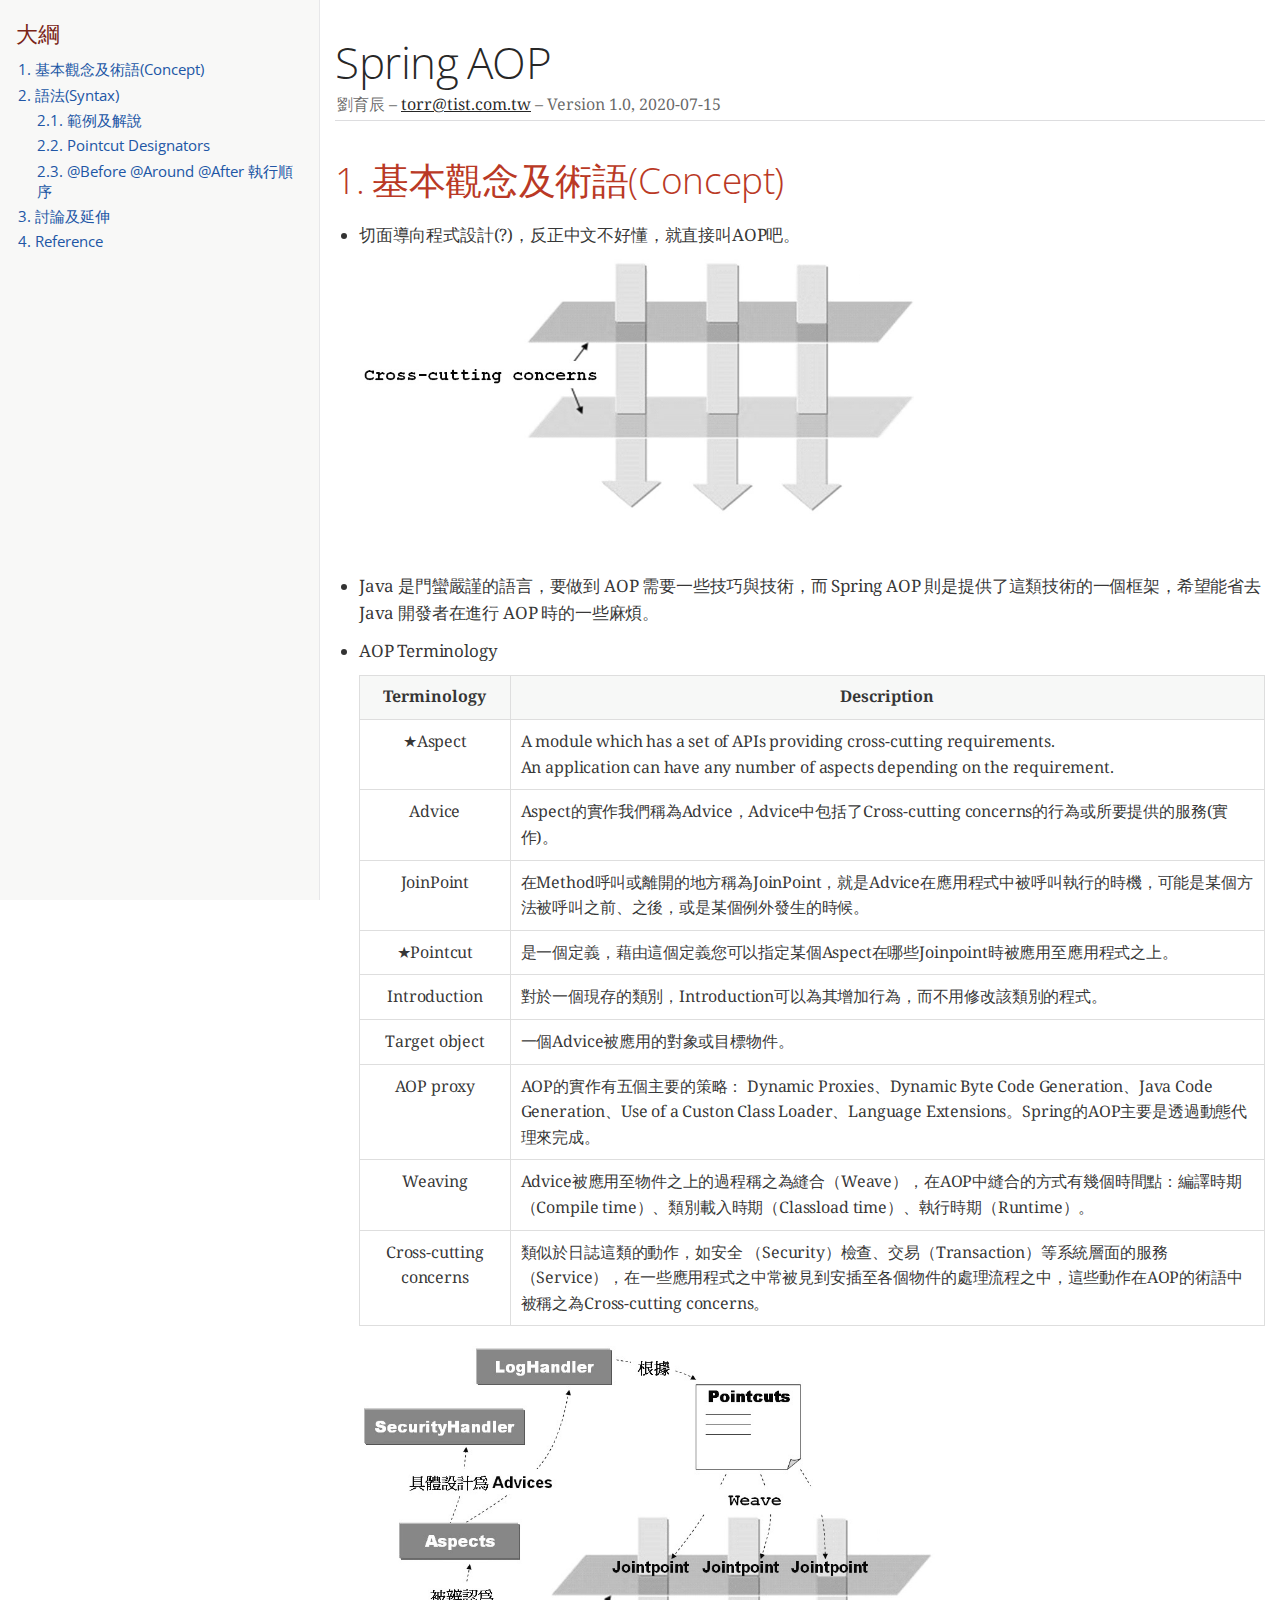
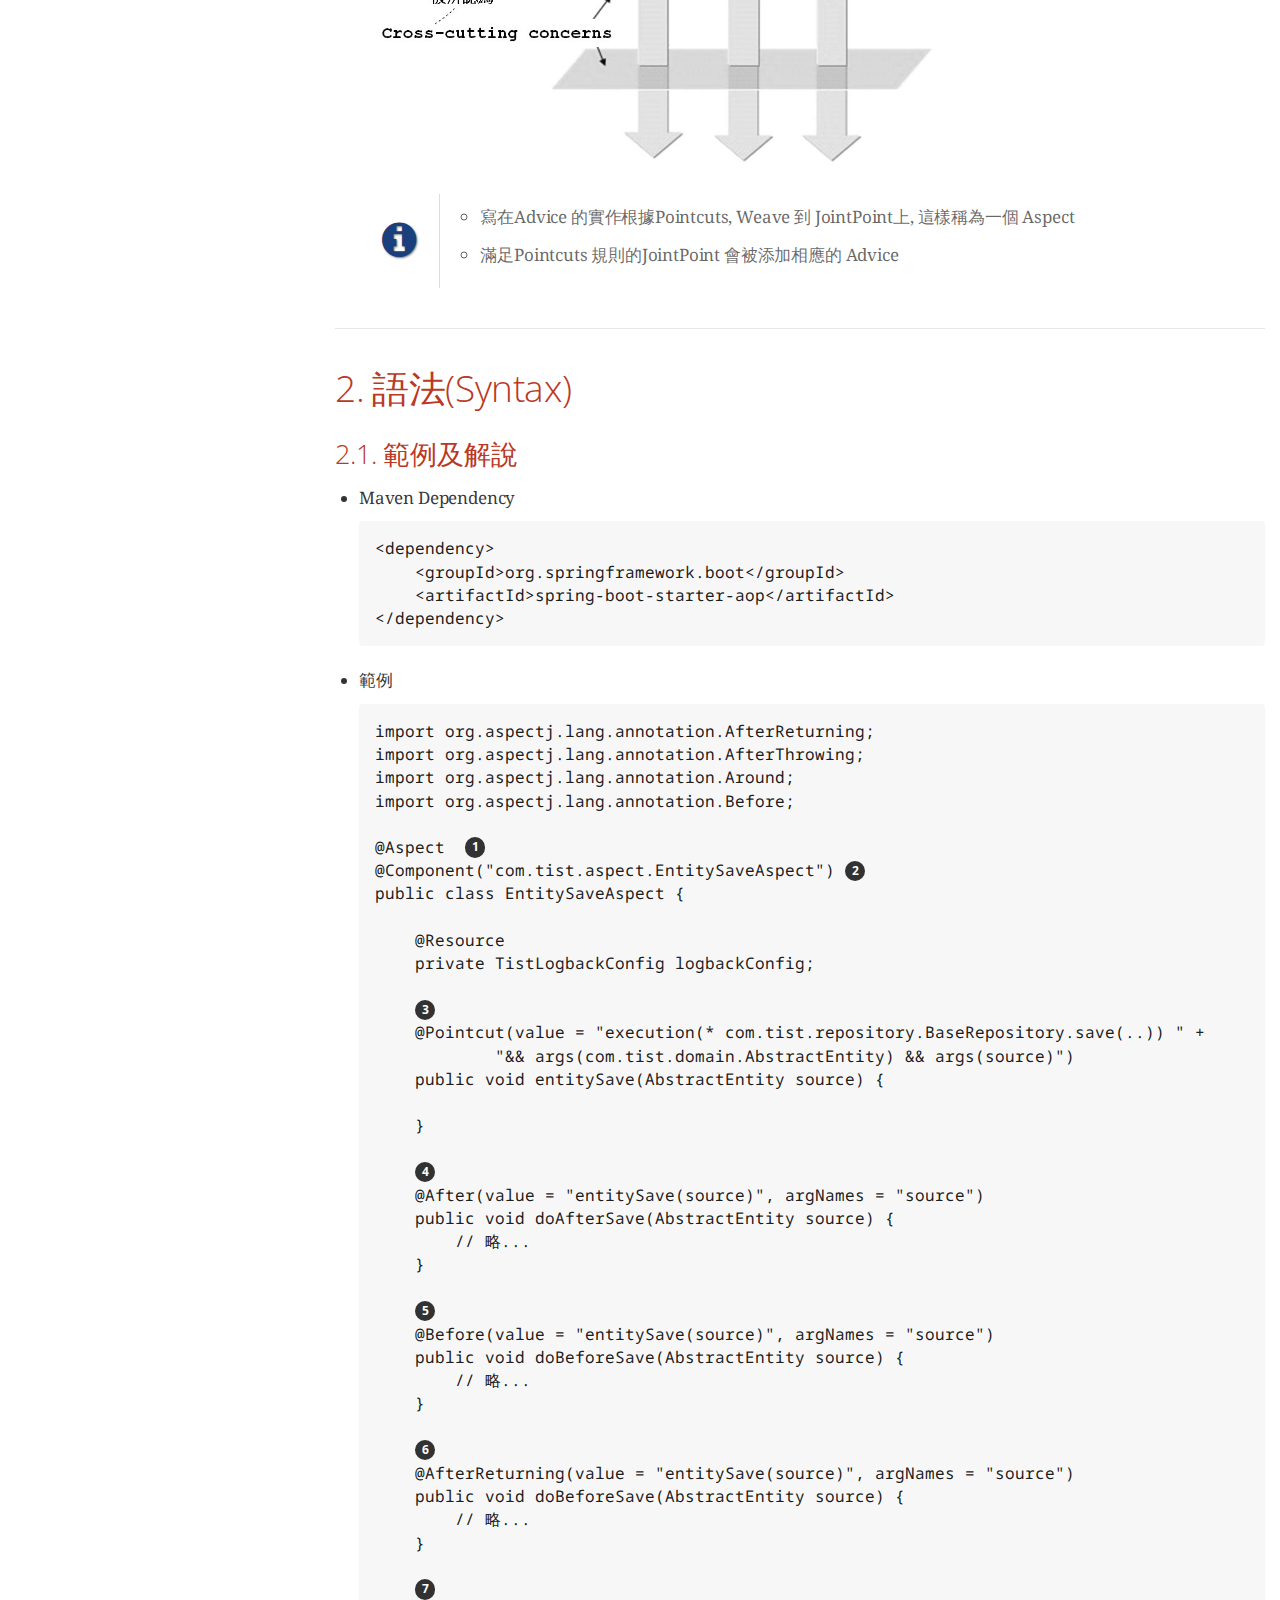
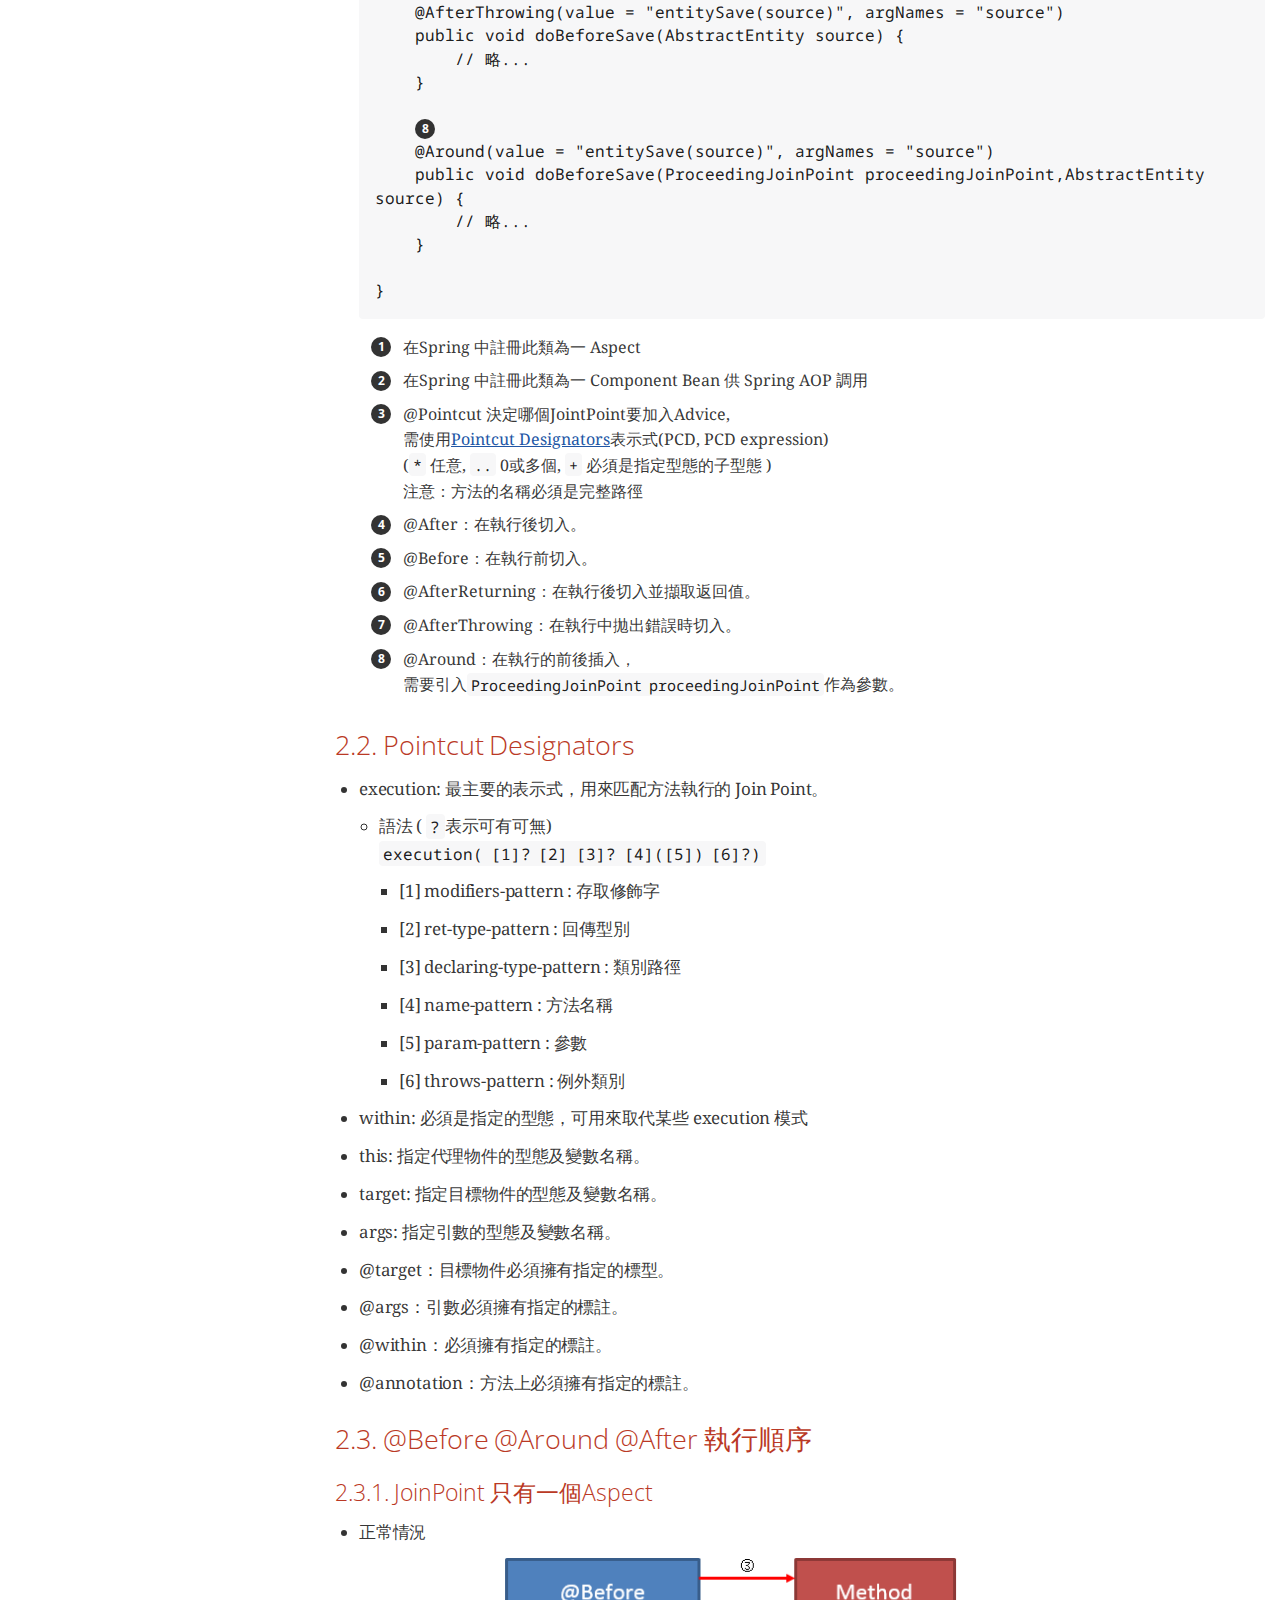
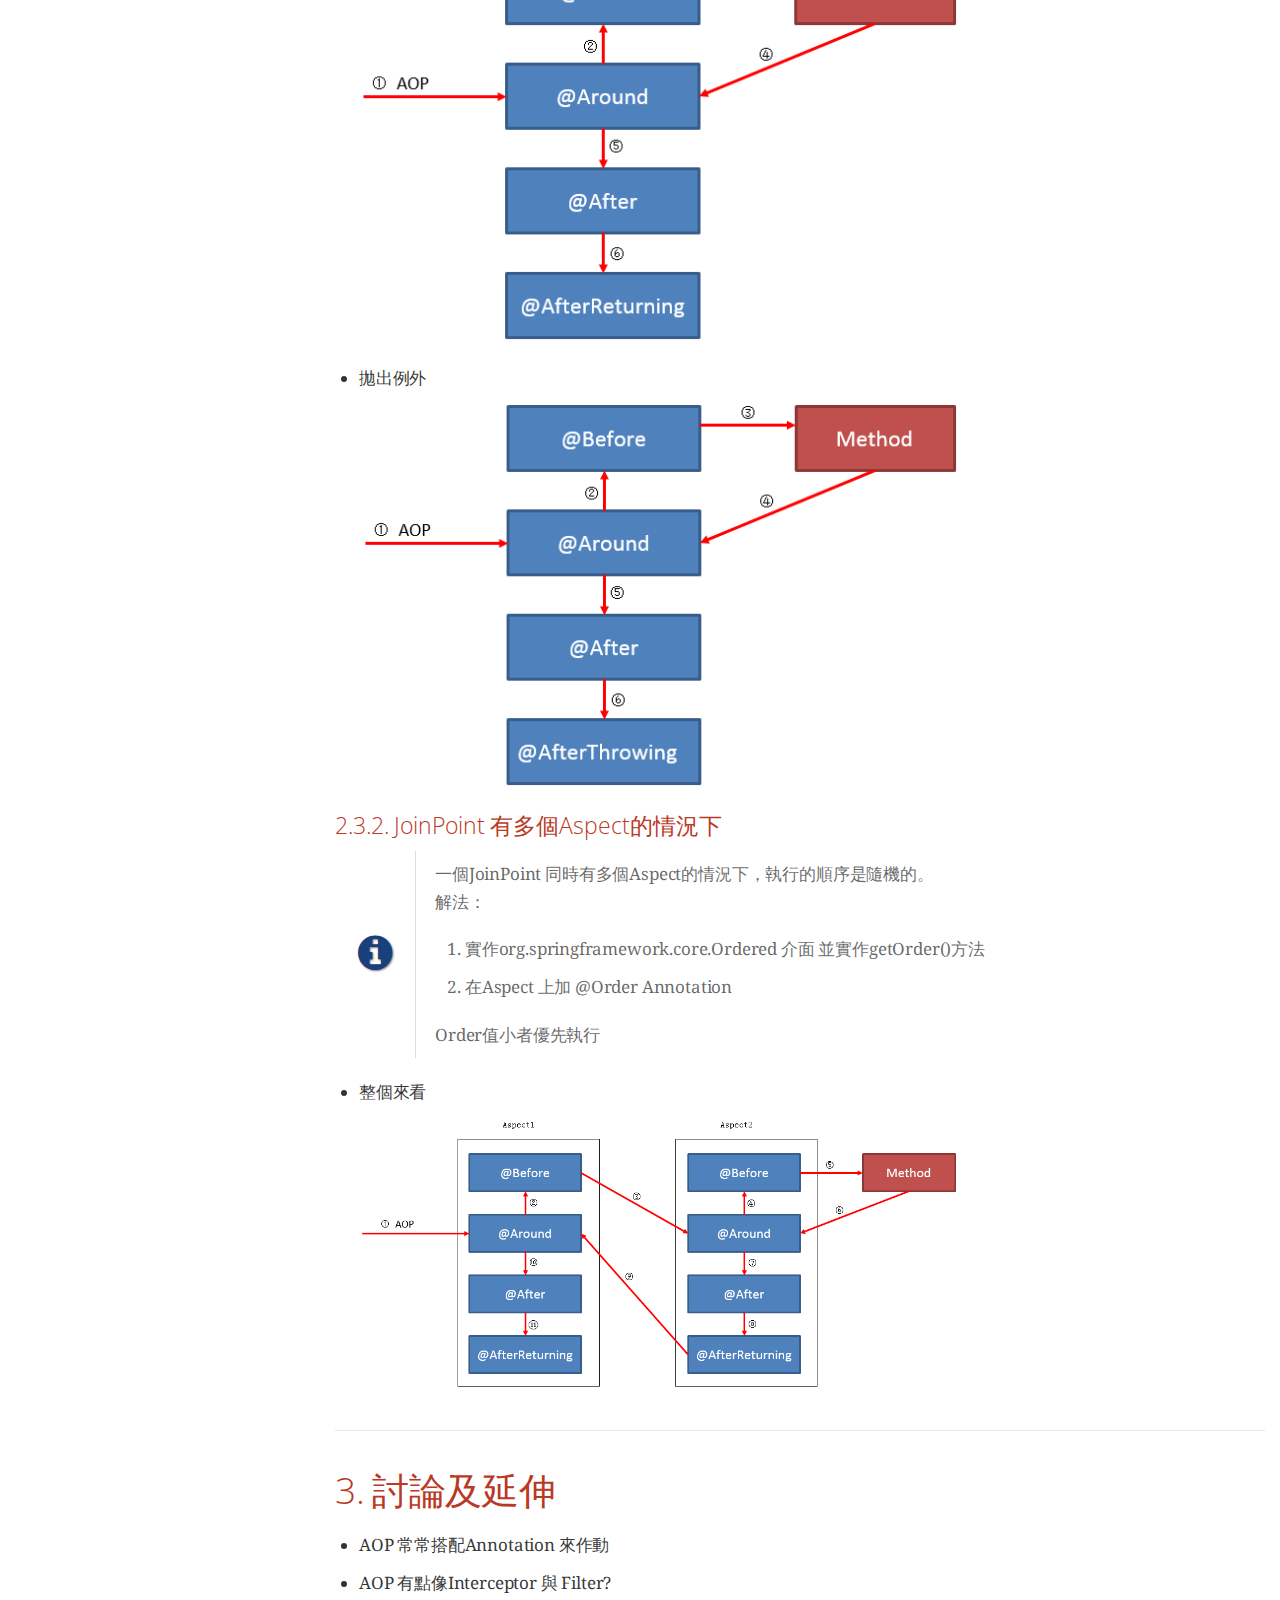
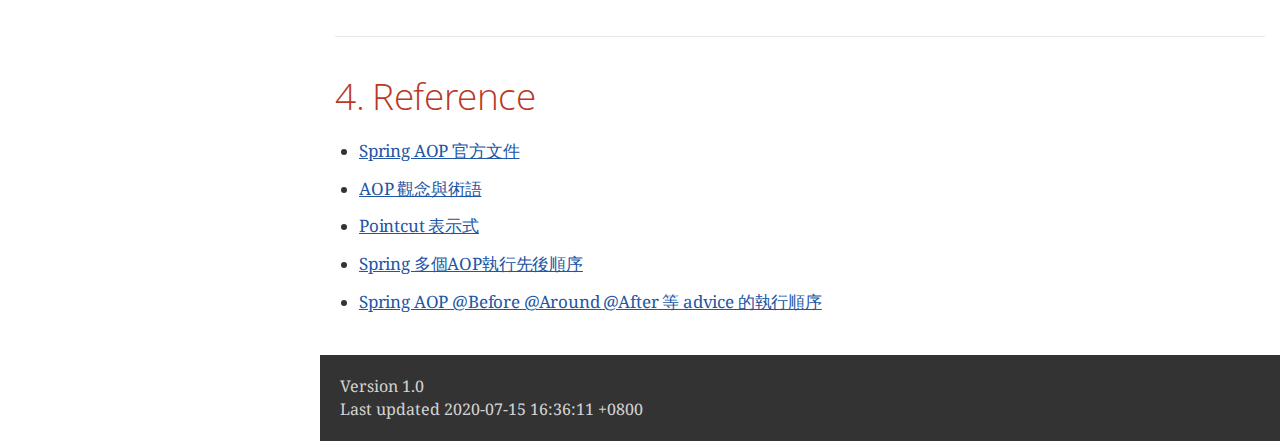
<file: adoc/spring.html>
<!DOCTYPE html>
<html lang="en">
<head>
<meta charset="UTF-8">
<meta http-equiv="X-UA-Compatible" content="IE=edge">
<meta name="viewport" content="width=device-width, initial-scale=1.0">
<meta name="generator" content="Asciidoctor 2.0.10">
<meta name="author" content="劉育辰">
<title>Spring AOP</title>
<link rel="stylesheet" href="https://fonts.googleapis.com/css?family=Open+Sans:300,300italic,400,400italic,600,600italic%7CNoto+Serif:400,400italic,700,700italic%7CDroid+Sans+Mono:400,700">
<style>
/* Asciidoctor default stylesheet | MIT License | https://asciidoctor.org */
/* Uncomment @import statement to use as custom stylesheet */
/*@import "https://fonts.googleapis.com/css?family=Open+Sans:300,300italic,400,400italic,600,600italic%7CNoto+Serif:400,400italic,700,700italic%7CDroid+Sans+Mono:400,700";*/
article,aside,details,figcaption,figure,footer,header,hgroup,main,nav,section{display:block}
audio,video{display:inline-block}
audio:not([controls]){display:none;height:0}
html{font-family:sans-serif;-ms-text-size-adjust:100%;-webkit-text-size-adjust:100%}
a{background:none}
a:focus{outline:thin dotted}
a:active,a:hover{outline:0}
h1{font-size:2em;margin:.67em 0}
abbr[title]{border-bottom:1px dotted}
b,strong{font-weight:bold}
dfn{font-style:italic}
hr{-moz-box-sizing:content-box;box-sizing:content-box;height:0}
mark{background:#ff0;color:#000}
code,kbd,pre,samp{font-family:monospace;font-size:1em}
pre{white-space:pre-wrap}
q{quotes:"\201C" "\201D" "\2018" "\2019"}
small{font-size:80%}
sub,sup{font-size:75%;line-height:0;position:relative;vertical-align:baseline}
sup{top:-.5em}
sub{bottom:-.25em}
img{border:0}
svg:not(:root){overflow:hidden}
figure{margin:0}
fieldset{border:1px solid silver;margin:0 2px;padding:.35em .625em .75em}
legend{border:0;padding:0}
button,input,select,textarea{font-family:inherit;font-size:100%;margin:0}
button,input{line-height:normal}
button,select{text-transform:none}
button,html input[type="button"],input[type="reset"],input[type="submit"]{-webkit-appearance:button;cursor:pointer}
button[disabled],html input[disabled]{cursor:default}
input[type="checkbox"],input[type="radio"]{box-sizing:border-box;padding:0}
button::-moz-focus-inner,input::-moz-focus-inner{border:0;padding:0}
textarea{overflow:auto;vertical-align:top}
table{border-collapse:collapse;border-spacing:0}
*,*::before,*::after{-moz-box-sizing:border-box;-webkit-box-sizing:border-box;box-sizing:border-box}
html,body{font-size:100%}
body{background:#fff;color:rgba(0,0,0,.8);padding:0;margin:0;font-family:"Noto Serif","DejaVu Serif",serif;font-weight:400;font-style:normal;line-height:1;position:relative;cursor:auto;tab-size:4;-moz-osx-font-smoothing:grayscale;-webkit-font-smoothing:antialiased}
a:hover{cursor:pointer}
img,object,embed{max-width:100%;height:auto}
object,embed{height:100%}
img{-ms-interpolation-mode:bicubic}
.left{float:left!important}
.right{float:right!important}
.text-left{text-align:left!important}
.text-right{text-align:right!important}
.text-center{text-align:center!important}
.text-justify{text-align:justify!important}
.hide{display:none}
img,object,svg{display:inline-block;vertical-align:middle}
textarea{height:auto;min-height:50px}
select{width:100%}
.center{margin-left:auto;margin-right:auto}
.stretch{width:100%}
.subheader,.admonitionblock td.content>.title,.audioblock>.title,.exampleblock>.title,.imageblock>.title,.listingblock>.title,.literalblock>.title,.stemblock>.title,.openblock>.title,.paragraph>.title,.quoteblock>.title,table.tableblock>.title,.verseblock>.title,.videoblock>.title,.dlist>.title,.olist>.title,.ulist>.title,.qlist>.title,.hdlist>.title{line-height:1.45;color:#7a2518;font-weight:400;margin-top:0;margin-bottom:.25em}
div,dl,dt,dd,ul,ol,li,h1,h2,h3,#toctitle,.sidebarblock>.content>.title,h4,h5,h6,pre,form,p,blockquote,th,td{margin:0;padding:0;direction:ltr}
a{color:#2156a5;text-decoration:underline;line-height:inherit}
a:hover,a:focus{color:#1d4b8f}
a img{border:0}
p{font-family:inherit;font-weight:400;font-size:1em;line-height:1.6;margin-bottom:1.25em;text-rendering:optimizeLegibility}
p aside{font-size:.875em;line-height:1.35;font-style:italic}
h1,h2,h3,#toctitle,.sidebarblock>.content>.title,h4,h5,h6{font-family:"Open Sans","DejaVu Sans",sans-serif;font-weight:300;font-style:normal;color:#ba3925;text-rendering:optimizeLegibility;margin-top:1em;margin-bottom:.5em;line-height:1.0125em}
h1 small,h2 small,h3 small,#toctitle small,.sidebarblock>.content>.title small,h4 small,h5 small,h6 small{font-size:60%;color:#e99b8f;line-height:0}
h1{font-size:2.125em}
h2{font-size:1.6875em}
h3,#toctitle,.sidebarblock>.content>.title{font-size:1.375em}
h4,h5{font-size:1.125em}
h6{font-size:1em}
hr{border:solid #dddddf;border-width:1px 0 0;clear:both;margin:1.25em 0 1.1875em;height:0}
em,i{font-style:italic;line-height:inherit}
strong,b{font-weight:bold;line-height:inherit}
small{font-size:60%;line-height:inherit}
code{font-family:"Droid Sans Mono","DejaVu Sans Mono",monospace;font-weight:400;color:rgba(0,0,0,.9)}
ul,ol,dl{font-size:1em;line-height:1.6;margin-bottom:1.25em;list-style-position:outside;font-family:inherit}
ul,ol{margin-left:1.5em}
ul li ul,ul li ol{margin-left:1.25em;margin-bottom:0;font-size:1em}
ul.square li ul,ul.circle li ul,ul.disc li ul{list-style:inherit}
ul.square{list-style-type:square}
ul.circle{list-style-type:circle}
ul.disc{list-style-type:disc}
ol li ul,ol li ol{margin-left:1.25em;margin-bottom:0}
dl dt{margin-bottom:.3125em;font-weight:bold}
dl dd{margin-bottom:1.25em}
abbr,acronym{text-transform:uppercase;font-size:90%;color:rgba(0,0,0,.8);border-bottom:1px dotted #ddd;cursor:help}
abbr{text-transform:none}
blockquote{margin:0 0 1.25em;padding:.5625em 1.25em 0 1.1875em;border-left:1px solid #ddd}
blockquote cite{display:block;font-size:.9375em;color:rgba(0,0,0,.6)}
blockquote cite::before{content:"\2014 \0020"}
blockquote cite a,blockquote cite a:visited{color:rgba(0,0,0,.6)}
blockquote,blockquote p{line-height:1.6;color:rgba(0,0,0,.85)}
@media screen and (min-width:768px){h1,h2,h3,#toctitle,.sidebarblock>.content>.title,h4,h5,h6{line-height:1.2}
h1{font-size:2.75em}
h2{font-size:2.3125em}
h3,#toctitle,.sidebarblock>.content>.title{font-size:1.6875em}
h4{font-size:1.4375em}}
table{background:#fff;margin-bottom:1.25em;border:solid 1px #dedede}
table thead,table tfoot{background:#f7f8f7}
table thead tr th,table thead tr td,table tfoot tr th,table tfoot tr td{padding:.5em .625em .625em;font-size:inherit;color:rgba(0,0,0,.8);text-align:left}
table tr th,table tr td{padding:.5625em .625em;font-size:inherit;color:rgba(0,0,0,.8)}
table tr.even,table tr.alt{background:#f8f8f7}
table thead tr th,table tfoot tr th,table tbody tr td,table tr td,table tfoot tr td{display:table-cell;line-height:1.6}
h1,h2,h3,#toctitle,.sidebarblock>.content>.title,h4,h5,h6{line-height:1.2;word-spacing:-.05em}
h1 strong,h2 strong,h3 strong,#toctitle strong,.sidebarblock>.content>.title strong,h4 strong,h5 strong,h6 strong{font-weight:400}
.clearfix::before,.clearfix::after,.float-group::before,.float-group::after{content:" ";display:table}
.clearfix::after,.float-group::after{clear:both}
:not(pre):not([class^=L])>code{font-size:.9375em;font-style:normal!important;letter-spacing:0;padding:.1em .5ex;word-spacing:-.15em;background:#f7f7f8;-webkit-border-radius:4px;border-radius:4px;line-height:1.45;text-rendering:optimizeSpeed;word-wrap:break-word}
:not(pre)>code.nobreak{word-wrap:normal}
:not(pre)>code.nowrap{white-space:nowrap}
pre{color:rgba(0,0,0,.9);font-family:"Droid Sans Mono","DejaVu Sans Mono",monospace;line-height:1.45;text-rendering:optimizeSpeed}
pre code,pre pre{color:inherit;font-size:inherit;line-height:inherit}
pre>code{display:block}
pre.nowrap,pre.nowrap pre{white-space:pre;word-wrap:normal}
em em{font-style:normal}
strong strong{font-weight:400}
.keyseq{color:rgba(51,51,51,.8)}
kbd{font-family:"Droid Sans Mono","DejaVu Sans Mono",monospace;display:inline-block;color:rgba(0,0,0,.8);font-size:.65em;line-height:1.45;background:#f7f7f7;border:1px solid #ccc;-webkit-border-radius:3px;border-radius:3px;-webkit-box-shadow:0 1px 0 rgba(0,0,0,.2),0 0 0 .1em white inset;box-shadow:0 1px 0 rgba(0,0,0,.2),0 0 0 .1em #fff inset;margin:0 .15em;padding:.2em .5em;vertical-align:middle;position:relative;top:-.1em;white-space:nowrap}
.keyseq kbd:first-child{margin-left:0}
.keyseq kbd:last-child{margin-right:0}
.menuseq,.menuref{color:#000}
.menuseq b:not(.caret),.menuref{font-weight:inherit}
.menuseq{word-spacing:-.02em}
.menuseq b.caret{font-size:1.25em;line-height:.8}
.menuseq i.caret{font-weight:bold;text-align:center;width:.45em}
b.button::before,b.button::after{position:relative;top:-1px;font-weight:400}
b.button::before{content:"[";padding:0 3px 0 2px}
b.button::after{content:"]";padding:0 2px 0 3px}
p a>code:hover{color:rgba(0,0,0,.9)}
#header,#content,#footnotes,#footer{width:100%;margin-left:auto;margin-right:auto;margin-top:0;margin-bottom:0;max-width:62.5em;*zoom:1;position:relative;padding-left:.9375em;padding-right:.9375em}
#header::before,#header::after,#content::before,#content::after,#footnotes::before,#footnotes::after,#footer::before,#footer::after{content:" ";display:table}
#header::after,#content::after,#footnotes::after,#footer::after{clear:both}
#content{margin-top:1.25em}
#content::before{content:none}
#header>h1:first-child{color:rgba(0,0,0,.85);margin-top:2.25rem;margin-bottom:0}
#header>h1:first-child+#toc{margin-top:8px;border-top:1px solid #dddddf}
#header>h1:only-child,body.toc2 #header>h1:nth-last-child(2){border-bottom:1px solid #dddddf;padding-bottom:8px}
#header .details{border-bottom:1px solid #dddddf;line-height:1.45;padding-top:.25em;padding-bottom:.25em;padding-left:.25em;color:rgba(0,0,0,.6);display:-ms-flexbox;display:-webkit-flex;display:flex;-ms-flex-flow:row wrap;-webkit-flex-flow:row wrap;flex-flow:row wrap}
#header .details span:first-child{margin-left:-.125em}
#header .details span.email a{color:rgba(0,0,0,.85)}
#header .details br{display:none}
#header .details br+span::before{content:"\00a0\2013\00a0"}
#header .details br+span.author::before{content:"\00a0\22c5\00a0";color:rgba(0,0,0,.85)}
#header .details br+span#revremark::before{content:"\00a0|\00a0"}
#header #revnumber{text-transform:capitalize}
#header #revnumber::after{content:"\00a0"}
#content>h1:first-child:not([class]){color:rgba(0,0,0,.85);border-bottom:1px solid #dddddf;padding-bottom:8px;margin-top:0;padding-top:1rem;margin-bottom:1.25rem}
#toc{border-bottom:1px solid #e7e7e9;padding-bottom:.5em}
#toc>ul{margin-left:.125em}
#toc ul.sectlevel0>li>a{font-style:italic}
#toc ul.sectlevel0 ul.sectlevel1{margin:.5em 0}
#toc ul{font-family:"Open Sans","DejaVu Sans",sans-serif;list-style-type:none}
#toc li{line-height:1.3334;margin-top:.3334em}
#toc a{text-decoration:none}
#toc a:active{text-decoration:underline}
#toctitle{color:#7a2518;font-size:1.2em}
@media screen and (min-width:768px){#toctitle{font-size:1.375em}
body.toc2{padding-left:15em;padding-right:0}
#toc.toc2{margin-top:0!important;background:#f8f8f7;position:fixed;width:15em;left:0;top:0;border-right:1px solid #e7e7e9;border-top-width:0!important;border-bottom-width:0!important;z-index:1000;padding:1.25em 1em;height:100%;overflow:auto}
#toc.toc2 #toctitle{margin-top:0;margin-bottom:.8rem;font-size:1.2em}
#toc.toc2>ul{font-size:.9em;margin-bottom:0}
#toc.toc2 ul ul{margin-left:0;padding-left:1em}
#toc.toc2 ul.sectlevel0 ul.sectlevel1{padding-left:0;margin-top:.5em;margin-bottom:.5em}
body.toc2.toc-right{padding-left:0;padding-right:15em}
body.toc2.toc-right #toc.toc2{border-right-width:0;border-left:1px solid #e7e7e9;left:auto;right:0}}
@media screen and (min-width:1280px){body.toc2{padding-left:20em;padding-right:0}
#toc.toc2{width:20em}
#toc.toc2 #toctitle{font-size:1.375em}
#toc.toc2>ul{font-size:.95em}
#toc.toc2 ul ul{padding-left:1.25em}
body.toc2.toc-right{padding-left:0;padding-right:20em}}
#content #toc{border-style:solid;border-width:1px;border-color:#e0e0dc;margin-bottom:1.25em;padding:1.25em;background:#f8f8f7;-webkit-border-radius:4px;border-radius:4px}
#content #toc>:first-child{margin-top:0}
#content #toc>:last-child{margin-bottom:0}
#footer{max-width:100%;background:rgba(0,0,0,.8);padding:1.25em}
#footer-text{color:rgba(255,255,255,.8);line-height:1.44}
#content{margin-bottom:.625em}
.sect1{padding-bottom:.625em}
@media screen and (min-width:768px){#content{margin-bottom:1.25em}
.sect1{padding-bottom:1.25em}}
.sect1:last-child{padding-bottom:0}
.sect1+.sect1{border-top:1px solid #e7e7e9}
#content h1>a.anchor,h2>a.anchor,h3>a.anchor,#toctitle>a.anchor,.sidebarblock>.content>.title>a.anchor,h4>a.anchor,h5>a.anchor,h6>a.anchor{position:absolute;z-index:1001;width:1.5ex;margin-left:-1.5ex;display:block;text-decoration:none!important;visibility:hidden;text-align:center;font-weight:400}
#content h1>a.anchor::before,h2>a.anchor::before,h3>a.anchor::before,#toctitle>a.anchor::before,.sidebarblock>.content>.title>a.anchor::before,h4>a.anchor::before,h5>a.anchor::before,h6>a.anchor::before{content:"\00A7";font-size:.85em;display:block;padding-top:.1em}
#content h1:hover>a.anchor,#content h1>a.anchor:hover,h2:hover>a.anchor,h2>a.anchor:hover,h3:hover>a.anchor,#toctitle:hover>a.anchor,.sidebarblock>.content>.title:hover>a.anchor,h3>a.anchor:hover,#toctitle>a.anchor:hover,.sidebarblock>.content>.title>a.anchor:hover,h4:hover>a.anchor,h4>a.anchor:hover,h5:hover>a.anchor,h5>a.anchor:hover,h6:hover>a.anchor,h6>a.anchor:hover{visibility:visible}
#content h1>a.link,h2>a.link,h3>a.link,#toctitle>a.link,.sidebarblock>.content>.title>a.link,h4>a.link,h5>a.link,h6>a.link{color:#ba3925;text-decoration:none}
#content h1>a.link:hover,h2>a.link:hover,h3>a.link:hover,#toctitle>a.link:hover,.sidebarblock>.content>.title>a.link:hover,h4>a.link:hover,h5>a.link:hover,h6>a.link:hover{color:#a53221}
details,.audioblock,.imageblock,.literalblock,.listingblock,.stemblock,.videoblock{margin-bottom:1.25em}
details>summary:first-of-type{cursor:pointer;display:list-item;outline:none;margin-bottom:.75em}
.admonitionblock td.content>.title,.audioblock>.title,.exampleblock>.title,.imageblock>.title,.listingblock>.title,.literalblock>.title,.stemblock>.title,.openblock>.title,.paragraph>.title,.quoteblock>.title,table.tableblock>.title,.verseblock>.title,.videoblock>.title,.dlist>.title,.olist>.title,.ulist>.title,.qlist>.title,.hdlist>.title{text-rendering:optimizeLegibility;text-align:left;font-family:"Noto Serif","DejaVu Serif",serif;font-size:1rem;font-style:italic}
table.tableblock.fit-content>caption.title{white-space:nowrap;width:0}
.paragraph.lead>p,#preamble>.sectionbody>[class="paragraph"]:first-of-type p{font-size:1.21875em;line-height:1.6;color:rgba(0,0,0,.85)}
table.tableblock #preamble>.sectionbody>[class="paragraph"]:first-of-type p{font-size:inherit}
.admonitionblock>table{border-collapse:separate;border:0;background:none;width:100%}
.admonitionblock>table td.icon{text-align:center;width:80px}
.admonitionblock>table td.icon img{max-width:none}
.admonitionblock>table td.icon .title{font-weight:bold;font-family:"Open Sans","DejaVu Sans",sans-serif;text-transform:uppercase}
.admonitionblock>table td.content{padding-left:1.125em;padding-right:1.25em;border-left:1px solid #dddddf;color:rgba(0,0,0,.6)}
.admonitionblock>table td.content>:last-child>:last-child{margin-bottom:0}
.exampleblock>.content{border-style:solid;border-width:1px;border-color:#e6e6e6;margin-bottom:1.25em;padding:1.25em;background:#fff;-webkit-border-radius:4px;border-radius:4px}
.exampleblock>.content>:first-child{margin-top:0}
.exampleblock>.content>:last-child{margin-bottom:0}
.sidebarblock{border-style:solid;border-width:1px;border-color:#dbdbd6;margin-bottom:1.25em;padding:1.25em;background:#f3f3f2;-webkit-border-radius:4px;border-radius:4px}
.sidebarblock>:first-child{margin-top:0}
.sidebarblock>:last-child{margin-bottom:0}
.sidebarblock>.content>.title{color:#7a2518;margin-top:0;text-align:center}
.exampleblock>.content>:last-child>:last-child,.exampleblock>.content .olist>ol>li:last-child>:last-child,.exampleblock>.content .ulist>ul>li:last-child>:last-child,.exampleblock>.content .qlist>ol>li:last-child>:last-child,.sidebarblock>.content>:last-child>:last-child,.sidebarblock>.content .olist>ol>li:last-child>:last-child,.sidebarblock>.content .ulist>ul>li:last-child>:last-child,.sidebarblock>.content .qlist>ol>li:last-child>:last-child{margin-bottom:0}
.literalblock pre,.listingblock>.content>pre{-webkit-border-radius:4px;border-radius:4px;word-wrap:break-word;overflow-x:auto;padding:1em;font-size:.8125em}
@media screen and (min-width:768px){.literalblock pre,.listingblock>.content>pre{font-size:.90625em}}
@media screen and (min-width:1280px){.literalblock pre,.listingblock>.content>pre{font-size:1em}}
.literalblock pre,.listingblock>.content>pre:not(.highlight),.listingblock>.content>pre[class="highlight"],.listingblock>.content>pre[class^="highlight "]{background:#f7f7f8}
.literalblock.output pre{color:#f7f7f8;background:rgba(0,0,0,.9)}
.listingblock>.content{position:relative}
.listingblock code[data-lang]::before{display:none;content:attr(data-lang);position:absolute;font-size:.75em;top:.425rem;right:.5rem;line-height:1;text-transform:uppercase;color:inherit;opacity:.5}
.listingblock:hover code[data-lang]::before{display:block}
.listingblock.terminal pre .command::before{content:attr(data-prompt);padding-right:.5em;color:inherit;opacity:.5}
.listingblock.terminal pre .command:not([data-prompt])::before{content:"$"}
.listingblock pre.highlightjs{padding:0}
.listingblock pre.highlightjs>code{padding:1em;-webkit-border-radius:4px;border-radius:4px}
.listingblock pre.prettyprint{border-width:0}
.prettyprint{background:#f7f7f8}
pre.prettyprint .linenums{line-height:1.45;margin-left:2em}
pre.prettyprint li{background:none;list-style-type:inherit;padding-left:0}
pre.prettyprint li code[data-lang]::before{opacity:1}
pre.prettyprint li:not(:first-child) code[data-lang]::before{display:none}
table.linenotable{border-collapse:separate;border:0;margin-bottom:0;background:none}
table.linenotable td[class]{color:inherit;vertical-align:top;padding:0;line-height:inherit;white-space:normal}
table.linenotable td.code{padding-left:.75em}
table.linenotable td.linenos{border-right:1px solid currentColor;opacity:.35;padding-right:.5em}
pre.pygments .lineno{border-right:1px solid currentColor;opacity:.35;display:inline-block;margin-right:.75em}
pre.pygments .lineno::before{content:"";margin-right:-.125em}
.quoteblock{margin:0 1em 1.25em 1.5em;display:table}
.quoteblock:not(.excerpt)>.title{margin-left:-1.5em;margin-bottom:.75em}
.quoteblock blockquote,.quoteblock p{color:rgba(0,0,0,.85);font-size:1.15rem;line-height:1.75;word-spacing:.1em;letter-spacing:0;font-style:italic;text-align:justify}
.quoteblock blockquote{margin:0;padding:0;border:0}
.quoteblock blockquote::before{content:"\201c";float:left;font-size:2.75em;font-weight:bold;line-height:.6em;margin-left:-.6em;color:#7a2518;text-shadow:0 1px 2px rgba(0,0,0,.1)}
.quoteblock blockquote>.paragraph:last-child p{margin-bottom:0}
.quoteblock .attribution{margin-top:.75em;margin-right:.5ex;text-align:right}
.verseblock{margin:0 1em 1.25em}
.verseblock pre{font-family:"Open Sans","DejaVu Sans",sans;font-size:1.15rem;color:rgba(0,0,0,.85);font-weight:300;text-rendering:optimizeLegibility}
.verseblock pre strong{font-weight:400}
.verseblock .attribution{margin-top:1.25rem;margin-left:.5ex}
.quoteblock .attribution,.verseblock .attribution{font-size:.9375em;line-height:1.45;font-style:italic}
.quoteblock .attribution br,.verseblock .attribution br{display:none}
.quoteblock .attribution cite,.verseblock .attribution cite{display:block;letter-spacing:-.025em;color:rgba(0,0,0,.6)}
.quoteblock.abstract blockquote::before,.quoteblock.excerpt blockquote::before,.quoteblock .quoteblock blockquote::before{display:none}
.quoteblock.abstract blockquote,.quoteblock.abstract p,.quoteblock.excerpt blockquote,.quoteblock.excerpt p,.quoteblock .quoteblock blockquote,.quoteblock .quoteblock p{line-height:1.6;word-spacing:0}
.quoteblock.abstract{margin:0 1em 1.25em;display:block}
.quoteblock.abstract>.title{margin:0 0 .375em;font-size:1.15em;text-align:center}
.quoteblock.excerpt>blockquote,.quoteblock .quoteblock{padding:0 0 .25em 1em;border-left:.25em solid #dddddf}
.quoteblock.excerpt,.quoteblock .quoteblock{margin-left:0}
.quoteblock.excerpt blockquote,.quoteblock.excerpt p,.quoteblock .quoteblock blockquote,.quoteblock .quoteblock p{color:inherit;font-size:1.0625rem}
.quoteblock.excerpt .attribution,.quoteblock .quoteblock .attribution{color:inherit;text-align:left;margin-right:0}
table.tableblock{max-width:100%;border-collapse:separate}
p.tableblock:last-child{margin-bottom:0}
td.tableblock>.content>:last-child{margin-bottom:-1.25em}
td.tableblock>.content>:last-child.sidebarblock{margin-bottom:0}
table.tableblock,th.tableblock,td.tableblock{border:0 solid #dedede}
table.grid-all>thead>tr>.tableblock,table.grid-all>tbody>tr>.tableblock{border-width:0 1px 1px 0}
table.grid-all>tfoot>tr>.tableblock{border-width:1px 1px 0 0}
table.grid-cols>*>tr>.tableblock{border-width:0 1px 0 0}
table.grid-rows>thead>tr>.tableblock,table.grid-rows>tbody>tr>.tableblock{border-width:0 0 1px}
table.grid-rows>tfoot>tr>.tableblock{border-width:1px 0 0}
table.grid-all>*>tr>.tableblock:last-child,table.grid-cols>*>tr>.tableblock:last-child{border-right-width:0}
table.grid-all>tbody>tr:last-child>.tableblock,table.grid-all>thead:last-child>tr>.tableblock,table.grid-rows>tbody>tr:last-child>.tableblock,table.grid-rows>thead:last-child>tr>.tableblock{border-bottom-width:0}
table.frame-all{border-width:1px}
table.frame-sides{border-width:0 1px}
table.frame-topbot,table.frame-ends{border-width:1px 0}
table.stripes-all tr,table.stripes-odd tr:nth-of-type(odd),table.stripes-even tr:nth-of-type(even),table.stripes-hover tr:hover{background:#f8f8f7}
th.halign-left,td.halign-left{text-align:left}
th.halign-right,td.halign-right{text-align:right}
th.halign-center,td.halign-center{text-align:center}
th.valign-top,td.valign-top{vertical-align:top}
th.valign-bottom,td.valign-bottom{vertical-align:bottom}
th.valign-middle,td.valign-middle{vertical-align:middle}
table thead th,table tfoot th{font-weight:bold}
tbody tr th{display:table-cell;line-height:1.6;background:#f7f8f7}
tbody tr th,tbody tr th p,tfoot tr th,tfoot tr th p{color:rgba(0,0,0,.8);font-weight:bold}
p.tableblock>code:only-child{background:none;padding:0}
p.tableblock{font-size:1em}
ol{margin-left:1.75em}
ul li ol{margin-left:1.5em}
dl dd{margin-left:1.125em}
dl dd:last-child,dl dd:last-child>:last-child{margin-bottom:0}
ol>li p,ul>li p,ul dd,ol dd,.olist .olist,.ulist .ulist,.ulist .olist,.olist .ulist{margin-bottom:.625em}
ul.checklist,ul.none,ol.none,ul.no-bullet,ol.no-bullet,ol.unnumbered,ul.unstyled,ol.unstyled{list-style-type:none}
ul.no-bullet,ol.no-bullet,ol.unnumbered{margin-left:.625em}
ul.unstyled,ol.unstyled{margin-left:0}
ul.checklist{margin-left:.625em}
ul.checklist li>p:first-child>.fa-square-o:first-child,ul.checklist li>p:first-child>.fa-check-square-o:first-child{width:1.25em;font-size:.8em;position:relative;bottom:.125em}
ul.checklist li>p:first-child>input[type="checkbox"]:first-child{margin-right:.25em}
ul.inline{display:-ms-flexbox;display:-webkit-box;display:flex;-ms-flex-flow:row wrap;-webkit-flex-flow:row wrap;flex-flow:row wrap;list-style:none;margin:0 0 .625em -1.25em}
ul.inline>li{margin-left:1.25em}
.unstyled dl dt{font-weight:400;font-style:normal}
ol.arabic{list-style-type:decimal}
ol.decimal{list-style-type:decimal-leading-zero}
ol.loweralpha{list-style-type:lower-alpha}
ol.upperalpha{list-style-type:upper-alpha}
ol.lowerroman{list-style-type:lower-roman}
ol.upperroman{list-style-type:upper-roman}
ol.lowergreek{list-style-type:lower-greek}
.hdlist>table,.colist>table{border:0;background:none}
.hdlist>table>tbody>tr,.colist>table>tbody>tr{background:none}
td.hdlist1,td.hdlist2{vertical-align:top;padding:0 .625em}
td.hdlist1{font-weight:bold;padding-bottom:1.25em}
.literalblock+.colist,.listingblock+.colist{margin-top:-.5em}
.colist td:not([class]):first-child{padding:.4em .75em 0;line-height:1;vertical-align:top}
.colist td:not([class]):first-child img{max-width:none}
.colist td:not([class]):last-child{padding:.25em 0}
.thumb,.th{line-height:0;display:inline-block;border:solid 4px #fff;-webkit-box-shadow:0 0 0 1px #ddd;box-shadow:0 0 0 1px #ddd}
.imageblock.left{margin:.25em .625em 1.25em 0}
.imageblock.right{margin:.25em 0 1.25em .625em}
.imageblock>.title{margin-bottom:0}
.imageblock.thumb,.imageblock.th{border-width:6px}
.imageblock.thumb>.title,.imageblock.th>.title{padding:0 .125em}
.image.left,.image.right{margin-top:.25em;margin-bottom:.25em;display:inline-block;line-height:0}
.image.left{margin-right:.625em}
.image.right{margin-left:.625em}
a.image{text-decoration:none;display:inline-block}
a.image object{pointer-events:none}
sup.footnote,sup.footnoteref{font-size:.875em;position:static;vertical-align:super}
sup.footnote a,sup.footnoteref a{text-decoration:none}
sup.footnote a:active,sup.footnoteref a:active{text-decoration:underline}
#footnotes{padding-top:.75em;padding-bottom:.75em;margin-bottom:.625em}
#footnotes hr{width:20%;min-width:6.25em;margin:-.25em 0 .75em;border-width:1px 0 0}
#footnotes .footnote{padding:0 .375em 0 .225em;line-height:1.3334;font-size:.875em;margin-left:1.2em;margin-bottom:.2em}
#footnotes .footnote a:first-of-type{font-weight:bold;text-decoration:none;margin-left:-1.05em}
#footnotes .footnote:last-of-type{margin-bottom:0}
#content #footnotes{margin-top:-.625em;margin-bottom:0;padding:.75em 0}
.gist .file-data>table{border:0;background:#fff;width:100%;margin-bottom:0}
.gist .file-data>table td.line-data{width:99%}
div.unbreakable{page-break-inside:avoid}
.big{font-size:larger}
.small{font-size:smaller}
.underline{text-decoration:underline}
.overline{text-decoration:overline}
.line-through{text-decoration:line-through}
.aqua{color:#00bfbf}
.aqua-background{background:#00fafa}
.black{color:#000}
.black-background{background:#000}
.blue{color:#0000bf}
.blue-background{background:#0000fa}
.fuchsia{color:#bf00bf}
.fuchsia-background{background:#fa00fa}
.gray{color:#606060}
.gray-background{background:#7d7d7d}
.green{color:#006000}
.green-background{background:#007d00}
.lime{color:#00bf00}
.lime-background{background:#00fa00}
.maroon{color:#600000}
.maroon-background{background:#7d0000}
.navy{color:#000060}
.navy-background{background:#00007d}
.olive{color:#606000}
.olive-background{background:#7d7d00}
.purple{color:#600060}
.purple-background{background:#7d007d}
.red{color:#bf0000}
.red-background{background:#fa0000}
.silver{color:#909090}
.silver-background{background:#bcbcbc}
.teal{color:#006060}
.teal-background{background:#007d7d}
.white{color:#bfbfbf}
.white-background{background:#fafafa}
.yellow{color:#bfbf00}
.yellow-background{background:#fafa00}
span.icon>.fa{cursor:default}
a span.icon>.fa{cursor:inherit}
.admonitionblock td.icon [class^="fa icon-"]{font-size:2.5em;text-shadow:1px 1px 2px rgba(0,0,0,.5);cursor:default}
.admonitionblock td.icon .icon-note::before{content:"\f05a";color:#19407c}
.admonitionblock td.icon .icon-tip::before{content:"\f0eb";text-shadow:1px 1px 2px rgba(155,155,0,.8);color:#111}
.admonitionblock td.icon .icon-warning::before{content:"\f071";color:#bf6900}
.admonitionblock td.icon .icon-caution::before{content:"\f06d";color:#bf3400}
.admonitionblock td.icon .icon-important::before{content:"\f06a";color:#bf0000}
.conum[data-value]{display:inline-block;color:#fff!important;background:rgba(0,0,0,.8);-webkit-border-radius:100px;border-radius:100px;text-align:center;font-size:.75em;width:1.67em;height:1.67em;line-height:1.67em;font-family:"Open Sans","DejaVu Sans",sans-serif;font-style:normal;font-weight:bold}
.conum[data-value] *{color:#fff!important}
.conum[data-value]+b{display:none}
.conum[data-value]::after{content:attr(data-value)}
pre .conum[data-value]{position:relative;top:-.125em}
b.conum *{color:inherit!important}
.conum:not([data-value]):empty{display:none}
dt,th.tableblock,td.content,div.footnote{text-rendering:optimizeLegibility}
h1,h2,p,td.content,span.alt{letter-spacing:-.01em}
p strong,td.content strong,div.footnote strong{letter-spacing:-.005em}
p,blockquote,dt,td.content,span.alt{font-size:1.0625rem}
p{margin-bottom:1.25rem}
.sidebarblock p,.sidebarblock dt,.sidebarblock td.content,p.tableblock{font-size:1em}
.exampleblock>.content{background:#fffef7;border-color:#e0e0dc;-webkit-box-shadow:0 1px 4px #e0e0dc;box-shadow:0 1px 4px #e0e0dc}
.print-only{display:none!important}
@page{margin:1.25cm .75cm}
@media print{*{-webkit-box-shadow:none!important;box-shadow:none!important;text-shadow:none!important}
html{font-size:80%}
a{color:inherit!important;text-decoration:underline!important}
a.bare,a[href^="#"],a[href^="mailto:"]{text-decoration:none!important}
a[href^="http:"]:not(.bare)::after,a[href^="https:"]:not(.bare)::after{content:"(" attr(href) ")";display:inline-block;font-size:.875em;padding-left:.25em}
abbr[title]::after{content:" (" attr(title) ")"}
pre,blockquote,tr,img,object,svg{page-break-inside:avoid}
thead{display:table-header-group}
svg{max-width:100%}
p,blockquote,dt,td.content{font-size:1em;orphans:3;widows:3}
h2,h3,#toctitle,.sidebarblock>.content>.title{page-break-after:avoid}
#toc,.sidebarblock,.exampleblock>.content{background:none!important}
#toc{border-bottom:1px solid #dddddf!important;padding-bottom:0!important}
body.book #header{text-align:center}
body.book #header>h1:first-child{border:0!important;margin:2.5em 0 1em}
body.book #header .details{border:0!important;display:block;padding:0!important}
body.book #header .details span:first-child{margin-left:0!important}
body.book #header .details br{display:block}
body.book #header .details br+span::before{content:none!important}
body.book #toc{border:0!important;text-align:left!important;padding:0!important;margin:0!important}
body.book #toc,body.book #preamble,body.book h1.sect0,body.book .sect1>h2{page-break-before:always}
.listingblock code[data-lang]::before{display:block}
#footer{padding:0 .9375em}
.hide-on-print{display:none!important}
.print-only{display:block!important}
.hide-for-print{display:none!important}
.show-for-print{display:inherit!important}}
@media print,amzn-kf8{#header>h1:first-child{margin-top:1.25rem}
.sect1{padding:0!important}
.sect1+.sect1{border:0}
#footer{background:none}
#footer-text{color:rgba(0,0,0,.6);font-size:.9em}}
@media amzn-kf8{#header,#content,#footnotes,#footer{padding:0}}
</style>
<link rel="stylesheet" href="https://cdnjs.cloudflare.com/ajax/libs/font-awesome/4.7.0/css/font-awesome.min.css">
</head>
<body class="article toc2 toc-left">
<div id="header">
<h1>Spring AOP</h1>
<div class="details">
<span id="author" class="author">劉育辰</span><br>
<span id="email" class="email"><a href="mailto:torr@tist.com.tw">torr@tist.com.tw</a></span><br>
<span id="revnumber">version 1.0,</span>
<span id="revdate">2020-07-15</span>
</div>
<div id="toc" class="toc2">
<div id="toctitle">大綱</div>
<ul class="sectlevel1">
<li><a href="#_基本觀念及術語concept">1. 基本觀念及術語(Concept)</a></li>
<li><a href="#_語法syntax">2. 語法(Syntax)</a>
<ul class="sectlevel2">
<li><a href="#_範例及解說">2.1. 範例及解說</a></li>
<li><a href="#PointcutDesignators">2.2. Pointcut Designators</a></li>
<li><a href="#_before_around_after_執行順序">2.3. @Before @Around @After 執行順序</a></li>
</ul>
</li>
<li><a href="#_討論及延伸">3. 討論及延伸</a></li>
<li><a href="#_reference">4. Reference</a></li>
</ul>
</div>
</div>
<div id="content">
<div class="sect1">
<h2 id="_基本觀念及術語concept"><a class="anchor" href="#_基本觀念及術語concept"></a>1. 基本觀念及術語(Concept)</h2>
<div class="sectionbody">
<div class="ulist">
<ul>
<li>
<p>切面導向程式設計(?)，反正中文不好懂，就直接叫AOP吧。</p>
<div class="imageblock">
<div class="content">
<img src="[data-uri]" alt="concept1" width="600" height="400">
</div>
</div>
</li>
<li>
<p>Java 是門蠻嚴謹的語言，要做到 AOP 需要一些技巧與技術，而 Spring AOP 則是提供了這類技術的一個框架，希望能省去 Java 開發者在進行 AOP 時的一些麻煩。</p>
</li>
<li>
<p>AOP Terminology</p>
<table class="tableblock frame-all grid-all stretch">
<colgroup>
<col style="width: 16.6666%;">
<col style="width: 83.3334%;">
</colgroup>
<thead>
<tr>
<th class="tableblock halign-center valign-top">Terminology</th>
<th class="tableblock halign-center valign-top">Description</th>
</tr>
</thead>
<tbody>
<tr>
<td class="tableblock halign-center valign-top"><p class="tableblock">★Aspect</p></td>
<td class="tableblock halign-left valign-top"><p class="tableblock">A module which has a set of APIs providing cross-cutting requirements.<br>
An application can have any number of aspects depending on the requirement.<br></p></td>
</tr>
<tr>
<td class="tableblock halign-center valign-top"><p class="tableblock">Advice</p></td>
<td class="tableblock halign-left valign-top"><p class="tableblock">Aspect的實作我們稱為Advice，Advice中包括了Cross-cutting concerns的行為或所要提供的服務(實作)。</p></td>
</tr>
<tr>
<td class="tableblock halign-center valign-top"><p class="tableblock">JoinPoint</p></td>
<td class="tableblock halign-left valign-top"><p class="tableblock">在Method呼叫或離開的地方稱為JoinPoint，就是Advice在應用程式中被呼叫執行的時機，可能是某個方法被呼叫之前、之後，或是某個例外發生的時候。</p></td>
</tr>
<tr>
<td class="tableblock halign-center valign-top"><p class="tableblock">★Pointcut</p></td>
<td class="tableblock halign-left valign-top"><p class="tableblock">是一個定義，藉由這個定義您可以指定某個Aspect在哪些Joinpoint時被應用至應用程式之上。</p></td>
</tr>
<tr>
<td class="tableblock halign-center valign-top"><p class="tableblock">Introduction</p></td>
<td class="tableblock halign-left valign-top"><p class="tableblock">對於一個現存的類別，Introduction可以為其增加行為，而不用修改該類別的程式。</p></td>
</tr>
<tr>
<td class="tableblock halign-center valign-top"><p class="tableblock">Target object</p></td>
<td class="tableblock halign-left valign-top"><p class="tableblock">一個Advice被應用的對象或目標物件。</p></td>
</tr>
<tr>
<td class="tableblock halign-center valign-top"><p class="tableblock">AOP proxy</p></td>
<td class="tableblock halign-left valign-top"><p class="tableblock">AOP的實作有五個主要的策略： Dynamic Proxies、Dynamic Byte Code Generation、Java Code Generation、Use of a Custon Class Loader、Language Extensions。Spring的AOP主要是透過動態代理來完成。</p></td>
</tr>
<tr>
<td class="tableblock halign-center valign-top"><p class="tableblock">Weaving</p></td>
<td class="tableblock halign-left valign-top"><p class="tableblock">Advice被應用至物件之上的過程稱之為縫合（Weave），在AOP中縫合的方式有幾個時間點：編譯時期（Compile time）、類別載入時期（Classload time）、執行時期（Runtime）。</p></td>
</tr>
<tr>
<td class="tableblock halign-center valign-top"><p class="tableblock">Cross-cutting concerns</p></td>
<td class="tableblock halign-left valign-top"><p class="tableblock">類似於日誌這類的動作，如安全 （Security）檢查、交易（Transaction）等系統層面的服務（Service），在一些應用程式之中常被見到安插至各個物件的處理流程之中，這些動作在AOP的術語中被稱之為Cross-cutting concerns。</p></td>
</tr>
</tbody>
</table>
<div class="imageblock">
<div class="content">
<img src="[data-uri]" alt="concept2" width="600" height="400">
</div>
</div>
<div class="admonitionblock note">
<table>
<tr>
<td class="icon">
<i class="fa icon-note" title="Note"></i>
</td>
<td class="content">
<div class="ulist">
<ul>
<li>
<p>寫在Advice 的實作根據Pointcuts, Weave 到 JointPoint上, 這樣稱為一個 Aspect</p>
</li>
<li>
<p>滿足Pointcuts 規則的JointPoint 會被添加相應的 Advice</p>
</li>
</ul>
</div>
</td>
</tr>
</table>
</div>
</li>
</ul>
</div>
</div>
</div>
<div class="sect1">
<h2 id="_語法syntax"><a class="anchor" href="#_語法syntax"></a>2. 語法(Syntax)</h2>
<div class="sectionbody">
<div class="sect2">
<h3 id="_範例及解說"><a class="anchor" href="#_範例及解說"></a>2.1. 範例及解說</h3>
<div class="ulist">
<ul>
<li>
<p>Maven Dependency</p>
<div class="listingblock">
<div class="content">
<pre class="highlight"><code class="language-xml" data-lang="xml">&lt;dependency&gt;
    &lt;groupId&gt;org.springframework.boot&lt;/groupId&gt;
    &lt;artifactId&gt;spring-boot-starter-aop&lt;/artifactId&gt;
&lt;/dependency&gt;</code></pre>
</div>
</div>
</li>
<li>
<p>範例</p>
<div class="listingblock">
<div class="content">
<pre class="highlight"><code class="language-java" data-lang="java">import org.aspectj.lang.annotation.AfterReturning;
import org.aspectj.lang.annotation.AfterThrowing;
import org.aspectj.lang.annotation.Around;
import org.aspectj.lang.annotation.Before;

@Aspect  <i class="conum" data-value="1"></i><b>(1)</b>
@Component("com.tist.aspect.EntitySaveAspect") <i class="conum" data-value="2"></i><b>(2)</b>
public class EntitySaveAspect {

    @Resource
    private TistLogbackConfig logbackConfig;

    <i class="conum" data-value="3"></i><b>(3)</b>
    @Pointcut(value = "execution(* com.tist.repository.BaseRepository.save(..)) " +
            "&amp;&amp; args(com.tist.domain.AbstractEntity) &amp;&amp; args(source)")
    public void entitySave(AbstractEntity source) {

    }

    <i class="conum" data-value="4"></i><b>(4)</b>
    @After(value = "entitySave(source)", argNames = "source")
    public void doAfterSave(AbstractEntity source) {
        // 略...
    }

    <i class="conum" data-value="5"></i><b>(5)</b>
    @Before(value = "entitySave(source)", argNames = "source")
    public void doBeforeSave(AbstractEntity source) {
        // 略...
    }

    <i class="conum" data-value="6"></i><b>(6)</b>
    @AfterReturning(value = "entitySave(source)", argNames = "source")
    public void doBeforeSave(AbstractEntity source) {
        // 略...
    }

    <i class="conum" data-value="7"></i><b>(7)</b>
    @AfterThrowing(value = "entitySave(source)", argNames = "source")
    public void doBeforeSave(AbstractEntity source) {
        // 略...
    }

    <i class="conum" data-value="8"></i><b>(8)</b>
    @Around(value = "entitySave(source)", argNames = "source")
    public void doBeforeSave(ProceedingJoinPoint proceedingJoinPoint,AbstractEntity source) {
        // 略...
    }

}</code></pre>
</div>
</div>
<div class="colist arabic">
<table>
<tr>
<td><i class="conum" data-value="1"></i><b>1</b></td>
<td>在Spring 中註冊此類為一 Aspect</td>
</tr>
<tr>
<td><i class="conum" data-value="2"></i><b>2</b></td>
<td>在Spring 中註冊此類為一 Component Bean 供 Spring AOP 調用</td>
</tr>
<tr>
<td><i class="conum" data-value="3"></i><b>3</b></td>
<td>@Pointcut 決定哪個JointPoint要加入Advice,<br>
需使用<a href="#PointcutDesignators">Pointcut Designators</a>表示式(PCD, PCD expression)<br>
(<code>*</code> 任意, <code>..</code> 0或多個, <code>+</code> 必須是指定型態的子型態 )<br>
注意：方法的名稱必須是完整路徑</td>
</tr>
<tr>
<td><i class="conum" data-value="4"></i><b>4</b></td>
<td>@After：在執行後切入。</td>
</tr>
<tr>
<td><i class="conum" data-value="5"></i><b>5</b></td>
<td>@Before：在執行前切入。</td>
</tr>
<tr>
<td><i class="conum" data-value="6"></i><b>6</b></td>
<td>@AfterReturning：在執行後切入並擷取返回值。</td>
</tr>
<tr>
<td><i class="conum" data-value="7"></i><b>7</b></td>
<td>@AfterThrowing：在執行中拋出錯誤時切入。</td>
</tr>
<tr>
<td><i class="conum" data-value="8"></i><b>8</b></td>
<td>@Around：在執行的前後插入，<br>
需要引入<code>ProceedingJoinPoint proceedingJoinPoint</code>作為參數。</td>
</tr>
</table>
</div>
</li>
</ul>
</div>
</div>
<div class="sect2">
<h3 id="PointcutDesignators"><a class="anchor" href="#PointcutDesignators"></a>2.2. Pointcut Designators</h3>
<div class="ulist">
<ul>
<li>
<p>execution: 最主要的表示式，用來匹配方法執行的 Join Point。</p>
<div class="ulist">
<ul>
<li>
<p>語法 ( <code>?</code>表示可有可無)<br>
<code>execution( [1]? [2] [3]? [4]([5]) [6]?)</code><br></p>
<div class="ulist">
<ul>
<li>
<p>[1] modifiers-pattern : 存取修飾字</p>
</li>
<li>
<p>[2] ret-type-pattern : 回傳型別</p>
</li>
<li>
<p>[3] declaring-type-pattern : 類別路徑</p>
</li>
<li>
<p>[4] name-pattern : 方法名稱</p>
</li>
<li>
<p>[5] param-pattern : 參數</p>
</li>
<li>
<p>[6] throws-pattern : 例外類別</p>
</li>
</ul>
</div>
</li>
</ul>
</div>
</li>
<li>
<p>within: 必須是指定的型態，可用來取代某些 execution 模式</p>
</li>
<li>
<p>this: 指定代理物件的型態及變數名稱。</p>
</li>
<li>
<p>target: 指定目標物件的型態及變數名稱。</p>
</li>
<li>
<p>args: 指定引數的型態及變數名稱。</p>
</li>
<li>
<p>@target：目標物件必須擁有指定的標型。</p>
</li>
<li>
<p>@args：引數必須擁有指定的標註。</p>
</li>
<li>
<p>@within：必須擁有指定的標註。</p>
</li>
<li>
<p>@annotation：方法上必須擁有指定的標註。</p>
</li>
</ul>
</div>
</div>
<div class="sect2">
<h3 id="_before_around_after_執行順序"><a class="anchor" href="#_before_around_after_執行順序"></a>2.3. @Before @Around @After 執行順序</h3>
<div class="sect3">
<h4 id="_joinpoint_只有一個aspect"><a class="anchor" href="#_joinpoint_只有一個aspect"></a>2.3.1. JoinPoint 只有一個Aspect</h4>
<div class="ulist">
<ul>
<li>
<p>正常情況</p>
<div class="imageblock">
<div class="content">
<img src="[data-uri]" alt="order1" width="600" height="400">
</div>
</div>
</li>
<li>
<p>拋出例外</p>
<div class="imageblock">
<div class="content">
<img src="[data-uri]" alt="order2" width="600" height="400">
</div>
</div>
</li>
</ul>
</div>
</div>
<div class="sect3">
<h4 id="_joinpoint_有多個aspect的情況下"><a class="anchor" href="#_joinpoint_有多個aspect的情況下"></a>2.3.2. JoinPoint 有多個Aspect的情況下</h4>
<div class="admonitionblock note">
<table>
<tr>
<td class="icon">
<i class="fa icon-note" title="Note"></i>
</td>
<td class="content">
<div class="paragraph">
<p>一個JoinPoint 同時有多個Aspect的情況下，執行的順序是隨機的。<br>
解法：</p>
</div>
<div class="olist arabic">
<ol class="arabic">
<li>
<p>實作org.springframework.core.Ordered 介面 並實作getOrder()方法</p>
</li>
<li>
<p>在Aspect 上加 @Order Annotation</p>
</li>
</ol>
</div>
<div class="paragraph">
<p>Order值小者優先執行</p>
</div>
</td>
</tr>
</table>
</div>
<div class="ulist">
<ul>
<li>
<p>整個來看</p>
<div class="imageblock">
<div class="content">
<img src="[data-uri]" alt="order3" width="600" height="400">
</div>
</div>
</li>
</ul>
</div>
</div>
</div>
</div>
</div>
<div class="sect1">
<h2 id="_討論及延伸"><a class="anchor" href="#_討論及延伸"></a>3. 討論及延伸</h2>
<div class="sectionbody">
<div class="ulist">
<ul>
<li>
<p>AOP 常常搭配Annotation 來作動</p>
</li>
<li>
<p>AOP 有點像Interceptor 與 Filter?</p>
</li>
</ul>
</div>
</div>
</div>
<div class="sect1">
<h2 id="_reference"><a class="anchor" href="#_reference"></a>4. Reference</h2>
<div class="sectionbody">
<div class="ulist">
<ul>
<li>
<p><a href="https://docs.spring.io/spring/docs/5.2.7.RELEASE/spring-framework-reference/core.html#aop-api">Spring AOP 官方文件</a></p>
</li>
<li>
<p><a href="https://openhome.cc/Gossip/SpringGossip/AOPConcept.html">AOP 觀念與術語</a></p>
</li>
<li>
<p><a href="https://openhome.cc/Gossip/Spring/Pointcut.html">Pointcut 表示式</a></p>
</li>
<li>
<p><a href="https://blog.csdn.net/qqXHwwqwq/article/details/51678595">Spring 多個AOP執行先後順序</a></p>
</li>
<li>
<p><a href="https://blog.csdn.net/rainbow702/article/details/52185827">Spring AOP @Before @Around @After 等 advice 的執行順序</a></p>
</li>
</ul>
</div>
</div>
</div>
</div>
<div id="footer">
<div id="footer-text">
Version 1.0<br>
Last updated 2020-07-15 16:36:11 +0800
</div>
</div>
</body>
</html>
</file>
